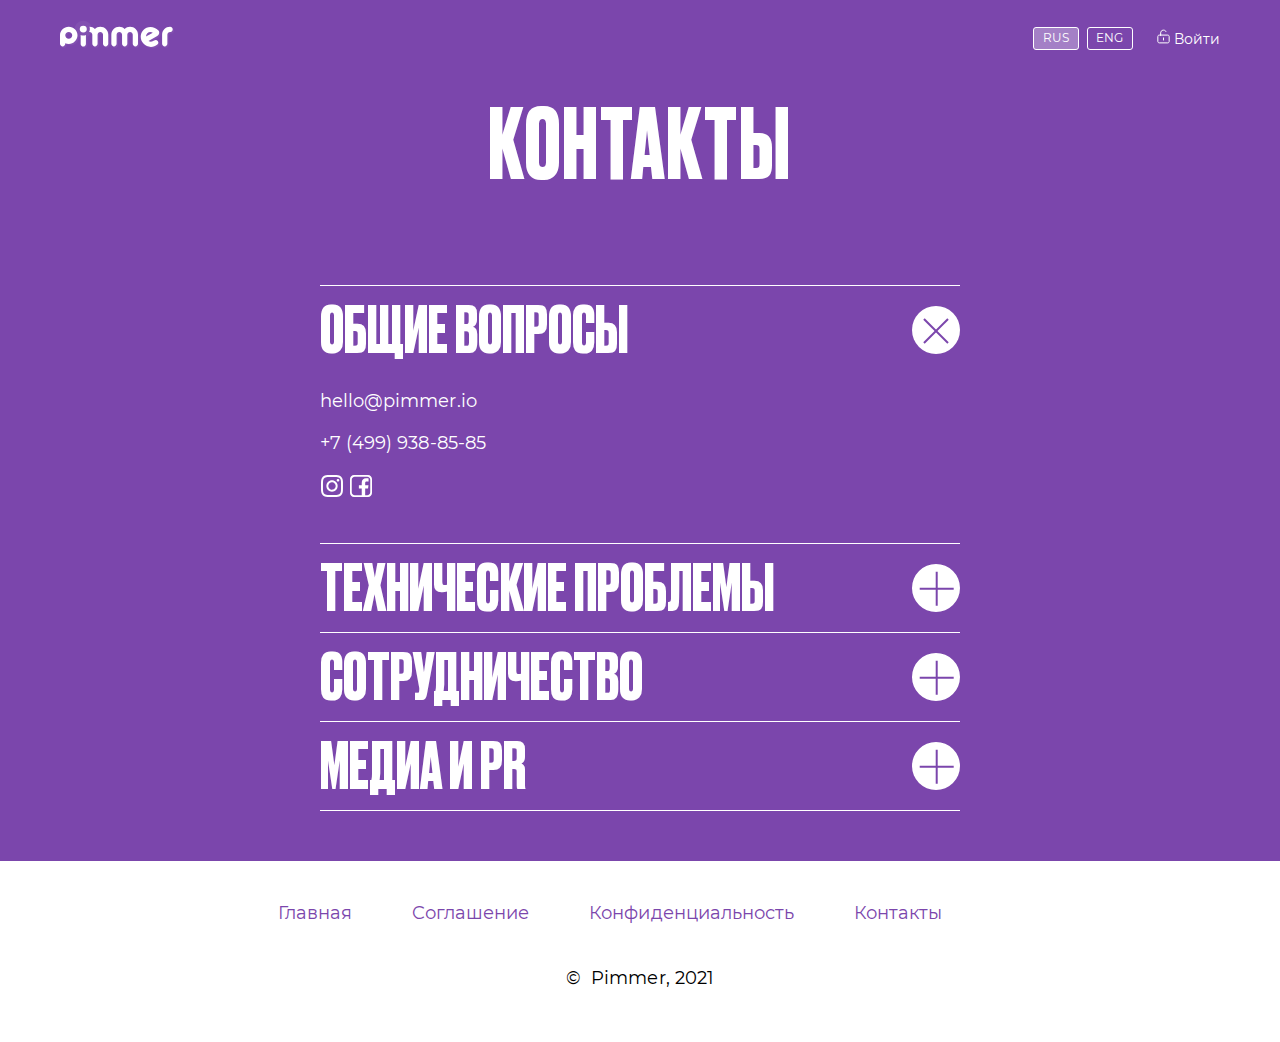
<file: contacts/index.html>
<!DOCTYPE html>
<html lang="en">
<head>
    <meta charset="UTF-8">
    <meta http-equiv="X-UA-Compatible" content="IE=edge">
    <meta name="viewport" content="width=device-width, initial-scale=1.0">
    <title>Pimmer</title>
    <link rel="icon" type="image/x-icon" href="../assets/images/favicon.svg">
    <link rel="stylesheet" href="../css/main.css">
    <link rel="stylesheet" href="../css/media.css">
    <link rel="stylesheet" href="../css/ru.css">
    <link rel="stylesheet" href="../css/contacts.css">
</head>
<body>
    <header class="violet-white">
        <div class="nav wrapper center">
            <a href="../index.html" class="logo"><img src="../assets/images/LOGO_white.svg" alt="Pimmer"></a>
            <ul class="nav-menu center">
                <li class="languages center">
                    <a href="./index.html"><div class="selected center hide">RUS</div></a>
                    <a href="./index-eng.html"><div class="center">ENG</div></a>
                </li>
                <li class="sign-in center">
                    <a href="https://pimmer.app/shop"><img src="../assets/images/unlock.svg" alt="">Войти</a>
                </li>
            </ul>
        </div>
    </header>
    <section class="capabilities-section violet-white" id="capabilitie">
        <div class="container">
            <div class="capabilities-section-title">
                <h4 class="drukCyr">Контакты</h4>
            </div>
            <div class="capabilities-section-contents">
                <div class="content" >
                    <div class="content-header" onclick="openContent(this)">
                        <div class="center">
                            <p class="drukCyr">Общие вопросы</p>
                        </div>
                        <div class="content-header-icon rotate"><img src="../assets/images/plus.svg" alt="" srcset=""></div>
                    </div>
                    <div class="content-body">
                        <div class="content-body-text">
                            <p><a href="mailto:hello@pimmer.io">hello@pimmer.io</a></p>
                            <p><a href="tel:+74999388585">+7 (499) 938-85-85</a></p>
                            <p>
                               <a href="https://www.instagram.com/pimmer.io/"><img src="../assets/images/instagram.svg" alt=""></a>
                               <a href="https://www.facebook.com/pimmer.io"><img src="../assets/images/facebook.svg" alt=""></a>
                            </p>
                        </div>
                        <div class="wall"></div>
                    </div>
                </div>
                <div class="content" >
                    <div class="content-header" onclick="openContent(this)">
                        <div>
                            <p class="drukCyr">Технические проблемы</p>
                        </div>
                        <div class="content-header-icon rotateBack"><img src="../assets/images/plus.svg" alt="" srcset=""></div>
                    </div>
                    <div class="content-body">
                        <div class="content-body-text">
                            <p><a href="mailto:help@pimmer.io">help@pimmer.io</a></p>
                            <p><a href="tel:+74999388585">+7 (499) 938-85-85</a></p>
                        </div>
                        <div class="wall"></div>
                    </div>
                </div>
                <div class="content" >
                    <div class="content-header" onclick="openContent(this)">
                        <div>
                            <p class="drukCyr">Сотрудничество</p>
                        </div>
                        <div class="content-header-icon rotateBack"><img src="../assets/images/plus.svg" alt="" srcset=""></div>
                    </div>
                    <div class="content-body">
                        <div class="content-body-text">
                            <p><a href="mailto:partnerships@pimmer.io">partnerships@pimmer.io</a></p>
                            <p><a href="tel:+74999388585">+7 (499) 938-85-85</a></p>
                        </div>
                        <div class="wall"></div>
                    </div>
                </div>
                <div class="content" >
                    <div class="content-header" onclick="openContent(this)">
                        <div>
                            <p class="drukCyr">Медиа и PR</p>
                        </div>
                        <div class="content-header-icon rotateBack"><img src="../assets/images/plus.svg" alt="" srcset=""></div>
                    </div>
                    <div class="content-body">
                        <div class="content-body-text">
                            <p><a href="mailto:pr@pimmer.io">pr@pimmer.io</a></p>
                            <p><a href="tel:+74999388585">+7 (499) 938-85-85</a></p>
                            <p><a class="figma-link" href="https://www.figma.com/file/dHGIz5rHrLXQArpMgCKYBi/Logo?node-id=697%3A5257&t=9nH1sbh517lsv19i-0">
                                    <img class="c-logo" src="../assets/images/logo_on_a light.svg" alt="">
                                    <span>Исходники логотипа</span>
                                </a>
                            </p>
                        </div>
                        <div class="wall"></div>
                    </div>
                </div>
            </div>
        </div>
    </section>
    <footer class="wrapper">
        <ul class="center">
            <li><a href="../index.html">Главная</a></li>
            <li><a href="../terms/pimmer_terms_ru.html">Cоглашение</a></li>
            <li><a href="../privacy/pimmer_privacy_ru.html">Конфиденциальность</a></li>
            <li><a href="./index.html">Контакты</a></li>
        </ul>
        <p>©  Pimmer, 2021</p>
    </footer>
    <script src="../js/main.js"></script>
</body>
</html>
</file>
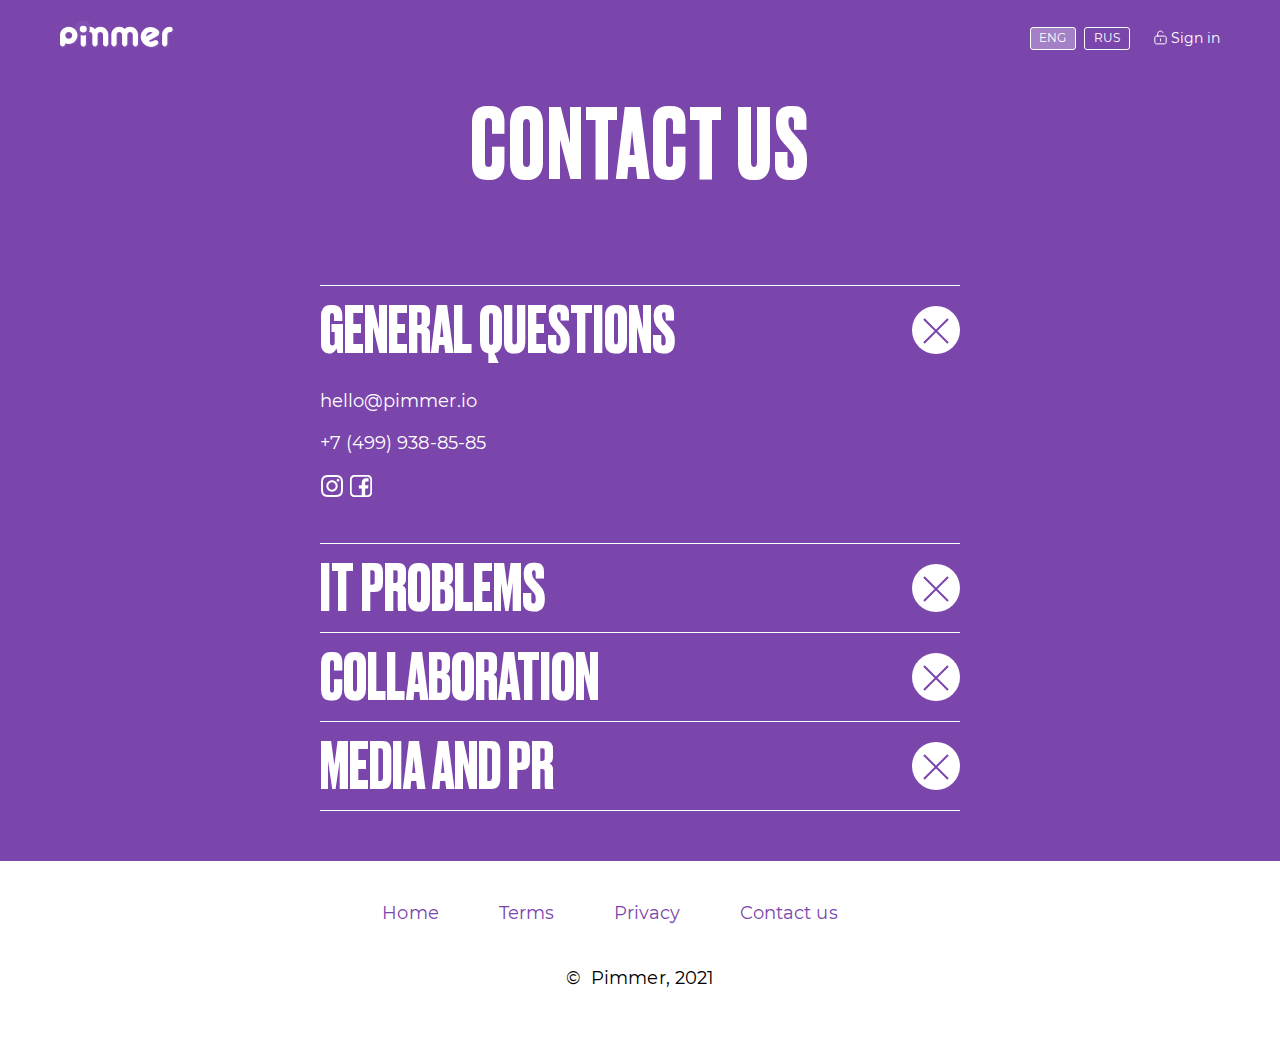
<file: contacts-eng.html>
<!DOCTYPE html>
<html lang="en">
<head>
    <meta charset="UTF-8">
    <meta http-equiv="X-UA-Compatible" content="IE=edge">
    <meta name="viewport" content="width=device-width, initial-scale=1.0">
    <title>Pimmer</title>
    <link rel="icon" type="image/x-icon" href="./assets/images/favicon.svg">
    <link rel="stylesheet" href="./css/main.css">
    <link rel="stylesheet" href="./css/media.css">
    <link rel="stylesheet" href="./css/eng.css">
    <link rel="stylesheet" href="./css/contacts.css">
</head>
<body>
    <header class="violet-white">
        <div class="nav wrapper center">
            <a href="index.html" class="logo"><img src="./assets/images/LOGO_white.svg" alt="Pimmer"></a>
            <ul class="nav-menu center">
                <li class="languages center">
                    <a href="./contacts-eng.html"><div class="selected center hide">ENG</div></a>
                    <a href="./contacts.html"><div class="center">RUS</div></a>
                </li>
                <li class="sign-in center">
                    <img src="./assets/images/unlock.svg" alt="">
                    <a href="">Sign in</a>
                </li>
            </ul>
        </div>
    </header>
    <section class="capabilities-section violet-white" id="capabilitie">
        <div class="container">
            <div class="capabilities-section-title">
                <h4 class="drukCyr">Contact us</h4>
            </div>
            <div class="capabilities-section-contents">
                <div class="content" >
                    <div class="content-header" onclick="openCapabilitie(this)">
                        <div class="center">
                            <p class="drukCyr">GENERAL QUESTIONS</p>
                        </div>
                        <div class="content-header-icon rotate"><img src="./assets/images/plus.svg" alt="" srcset=""></div>
                    </div>
                    <div class="content-body">
                        <div class="content-body-text">
                            <p><a href="mailto:hello@pimmer.io">hello@pimmer.io</a></p>
                            <p><a href="tel:+74999388585">+7 (499) 938-85-85</a></p>
                            <p>
                               <a href="https://www.instagram.com/pimmer.io/"><img src="./assets/images/instagram.svg" alt=""></a>
                               <a href="https://www.facebook.com/pimmer.io"><img src="./assets/images/facebook.svg" alt=""></a>
                            </p>
                        </div>
                        <div class="wall"></div>
                    </div>
                </div>
                <div class="content" >
                    <div class="content-header" onclick="openCapabilitie(this)">
                        <div>
                            <p class="drukCyr">IT PROBLEMS</p>
                        </div>
                        <div class="content-header-icon rotate"><img src="./assets/images/plus.svg" alt="" srcset=""></div>
                    </div>
                    <div class="content-body">
                        <div class="content-body-text">
                            <p><a href="mailto:help@pimmer.io">help@pimmer.io</a></p>
                            <p><a href="tel:+74999388585">+7 (499) 938-85-85</a></p>
                        </div>
                        <div class="wall"></div>
                    </div>
                </div>
                <div class="content" >
                    <div class="content-header" onclick="openCapabilitie(this)">
                        <div>
                            <p class="drukCyr">COLLABORATION</p>
                        </div>
                        <div class="content-header-icon rotate"><img src="./assets/images/plus.svg" alt="" srcset=""></div>
                    </div>
                    <div class="content-body">
                        <div class="content-body-text">
                            <p><a href="mailto:partnerships@pimmer.io">partnerships@pimmer.io</a></p>
                            <p><a href="tel:+74999388585">+7 (499) 938-85-85</a></p>
                        </div>
                        <div class="wall"></div>
                    </div>
                </div>
                <div class="content" >
                    <div class="content-header" onclick="openCapabilitie(this)">
                        <div>
                            <p class="drukCyr">MEDIA AND PR</p>
                        </div>
                        <div class="content-header-icon rotate"><img src="./assets/images/plus.svg" alt="" srcset=""></div>
                    </div>
                    <div class="content-body">
                        <div class="content-body-text">
                            <p><a href="mailto:pr@pimmer.io">pr@pimmer.io</a></p>
                            <p><a href="tel:+74999388585">+7 (499) 938-85-85</a></p>
                            <p><a class="figma-link" href="https://www.figma.com/file/dHGIz5rHrLXQArpMgCKYBi/Logo?node-id=697%3A5257&t=9nH1sbh517lsv19i-0">
                                    <img class="c-logo" src="./assets/images/logo_on_a light.svg" alt="">
                                    <span>Logos</span>
                                </a>
                            </p>
                        </div>
                        <div class="wall"></div>
                    </div>
                </div>
            </div>
        </div>
    </section>
    <footer class="wrapper">
        <ul class="center">
            <li><a href="./index-eng.html">Home</a></li>
            <li><a href="">Terms</a></li>
            <li><a href="">Privacy</a></li>
            <li><a href="./contacts-eng.html">Contact us</a></li>
        </ul>
        <p>©  Pimmer, 2021</p>
    </footer>
    <script src="./js/main.js"></script>
</body>
</html>
</file>
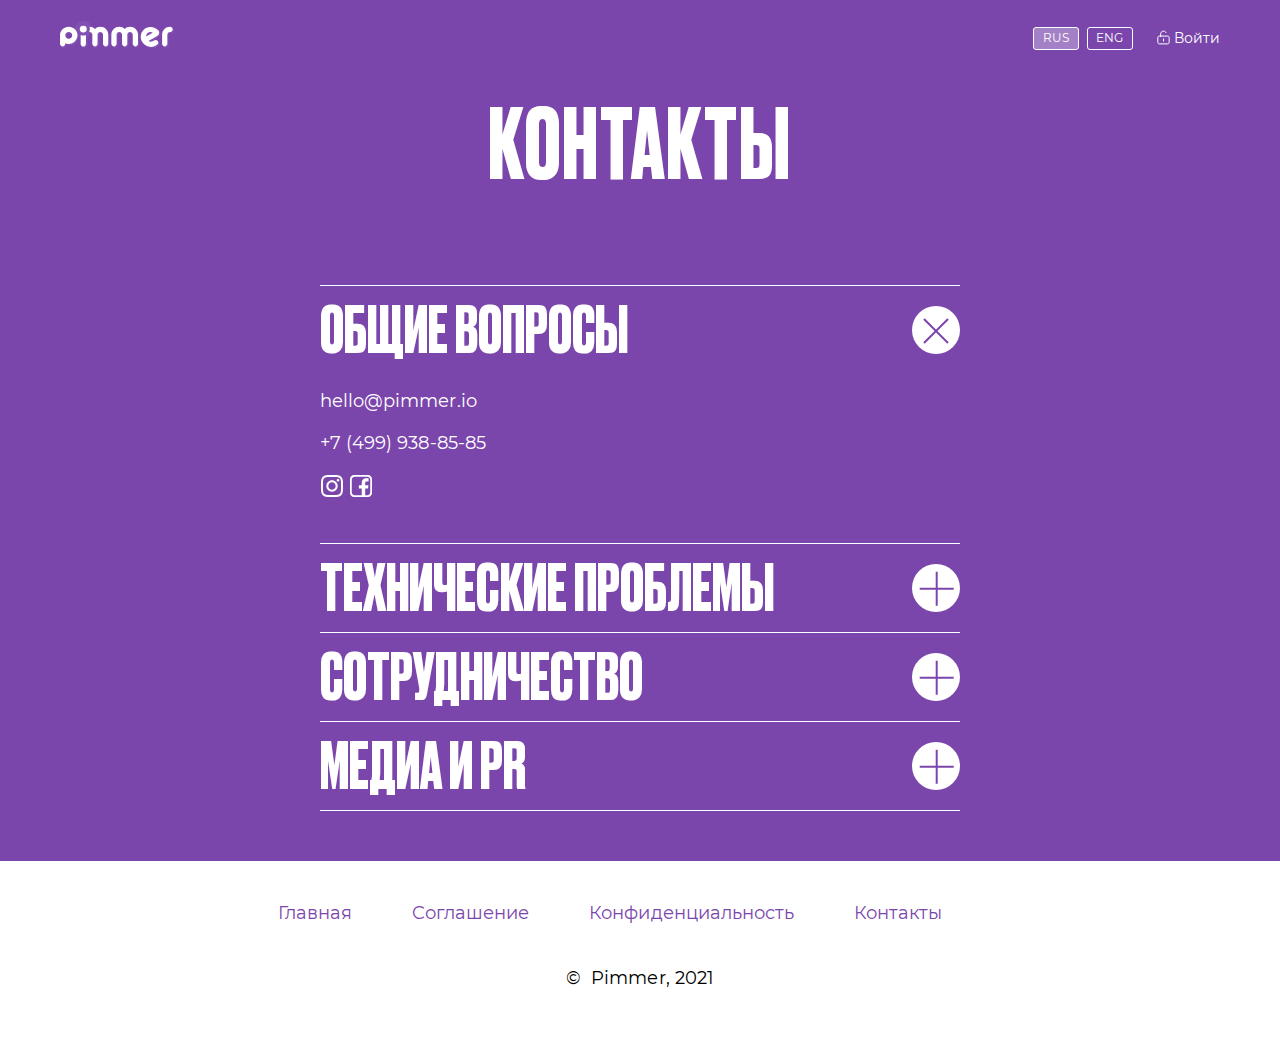
<file: contacts.html>
<!DOCTYPE html>
<html lang="en">
<head>
    <meta charset="UTF-8">
    <meta http-equiv="X-UA-Compatible" content="IE=edge">
    <meta name="viewport" content="width=device-width, initial-scale=1.0">
    <title>Pimmer</title>
    <link rel="icon" type="image/x-icon" href="./assets/images/favicon.svg">
    <link rel="stylesheet" href="./css/main.css">
    <link rel="stylesheet" href="./css/media.css">
    <link rel="stylesheet" href="./css/ru.css">
    <link rel="stylesheet" href="./css/contacts.css">
</head>
<body>
    <header class="violet-white">
        <div class="nav wrapper center">
            <a href="index.html" class="logo"><img src="./assets/images/LOGO_white.svg" alt="Pimmer"></a>
            <ul class="nav-menu center">
                <li class="languages center">
                    <a href="./contacts.html"><div class="selected center hide">RUS</div></a>
                    <a href="./contacts-eng.html"><div class="center">ENG</div></a>
                </li>
                <li class="sign-in center">
                    <img src="./assets/images/unlock.svg" alt="">
                    <a href="">Войти</a>
                </li>
            </ul>
        </div>
    </header>
    <section class="capabilities-section violet-white" id="capabilitie">
        <div class="container">
            <div class="capabilities-section-title">
                <h4 class="drukCyr">Контакты</h4>
            </div>
            <div class="capabilities-section-contents">
                <div class="content" >
                    <div class="content-header" onclick="openContent(this)">
                        <div class="center">
                            <p class="drukCyr">Общие вопросы</p>
                        </div>
                        <div class="content-header-icon rotate"><img src="./assets/images/plus.svg" alt="" srcset=""></div>
                    </div>
                    <div class="content-body">
                        <div class="content-body-text">
                            <p><a href="mailto:hello@pimmer.io">hello@pimmer.io</a></p>
                            <p><a href="tel:+74999388585">+7 (499) 938-85-85</a></p>
                            <p>
                               <a href="https://www.instagram.com/pimmer.io/"><img src="./assets/images/instagram.svg" alt=""></a>
                               <a href="https://www.facebook.com/pimmer.io"><img src="./assets/images/facebook.svg" alt=""></a>
                            </p>
                        </div>
                        <div class="wall"></div>
                    </div>
                </div>
                <div class="content" >
                    <div class="content-header" onclick="openContent(this)">
                        <div>
                            <p class="drukCyr">Технические проблемы</p>
                        </div>
                        <div class="content-header-icon rotateBack"><img src="./assets/images/plus.svg" alt="" srcset=""></div>
                    </div>
                    <div class="content-body">
                        <div class="content-body-text">
                            <p><a href="mailto:help@pimmer.io">help@pimmer.io</a></p>
                            <p><a href="tel:+74999388585">+7 (499) 938-85-85</a></p>
                        </div>
                        <div class="wall"></div>
                    </div>
                </div>
                <div class="content" >
                    <div class="content-header" onclick="openContent(this)">
                        <div>
                            <p class="drukCyr">Сотрудничество</p>
                        </div>
                        <div class="content-header-icon rotateBack"><img src="./assets/images/plus.svg" alt="" srcset=""></div>
                    </div>
                    <div class="content-body">
                        <div class="content-body-text">
                            <p><a href="mailto:partnerships@pimmer.io">partnerships@pimmer.io</a></p>
                            <p><a href="tel:+74999388585">+7 (499) 938-85-85</a></p>
                        </div>
                        <div class="wall"></div>
                    </div>
                </div>
                <div class="content" >
                    <div class="content-header" onclick="openContent(this)">
                        <div>
                            <p class="drukCyr">Медиа и PR</p>
                        </div>
                        <div class="content-header-icon rotateBack"><img src="./assets/images/plus.svg" alt="" srcset=""></div>
                    </div>
                    <div class="content-body">
                        <div class="content-body-text">
                            <p><a href="mailto:pr@pimmer.io">pr@pimmer.io</a></p>
                            <p><a href="tel:+74999388585">+7 (499) 938-85-85</a></p>
                            <p><a class="figma-link" href="https://www.figma.com/file/dHGIz5rHrLXQArpMgCKYBi/Logo?node-id=697%3A5257&t=9nH1sbh517lsv19i-0">
                                    <img class="c-logo" src="./assets/images/logo_on_a light.svg" alt="">
                                    <span>Исходники логотипа</span>
                                </a>
                            </p>
                        </div>
                        <div class="wall"></div>
                    </div>
                </div>
            </div>
        </div>
    </section>
    <footer class="wrapper">
        <ul class="center">
            <li><a href="index.html">Главная</a></li>
            <li><a href="">Cоглашение</a></li>
            <li><a href="">Конфиденциальность</a></li>
            <li><a href="./contacts.html">Контакты</a></li>
        </ul>
        <p>©  Pimmer, 2021</p>
    </footer>
    <script src="./js/main.js"></script>
</body>
</html>
</file>
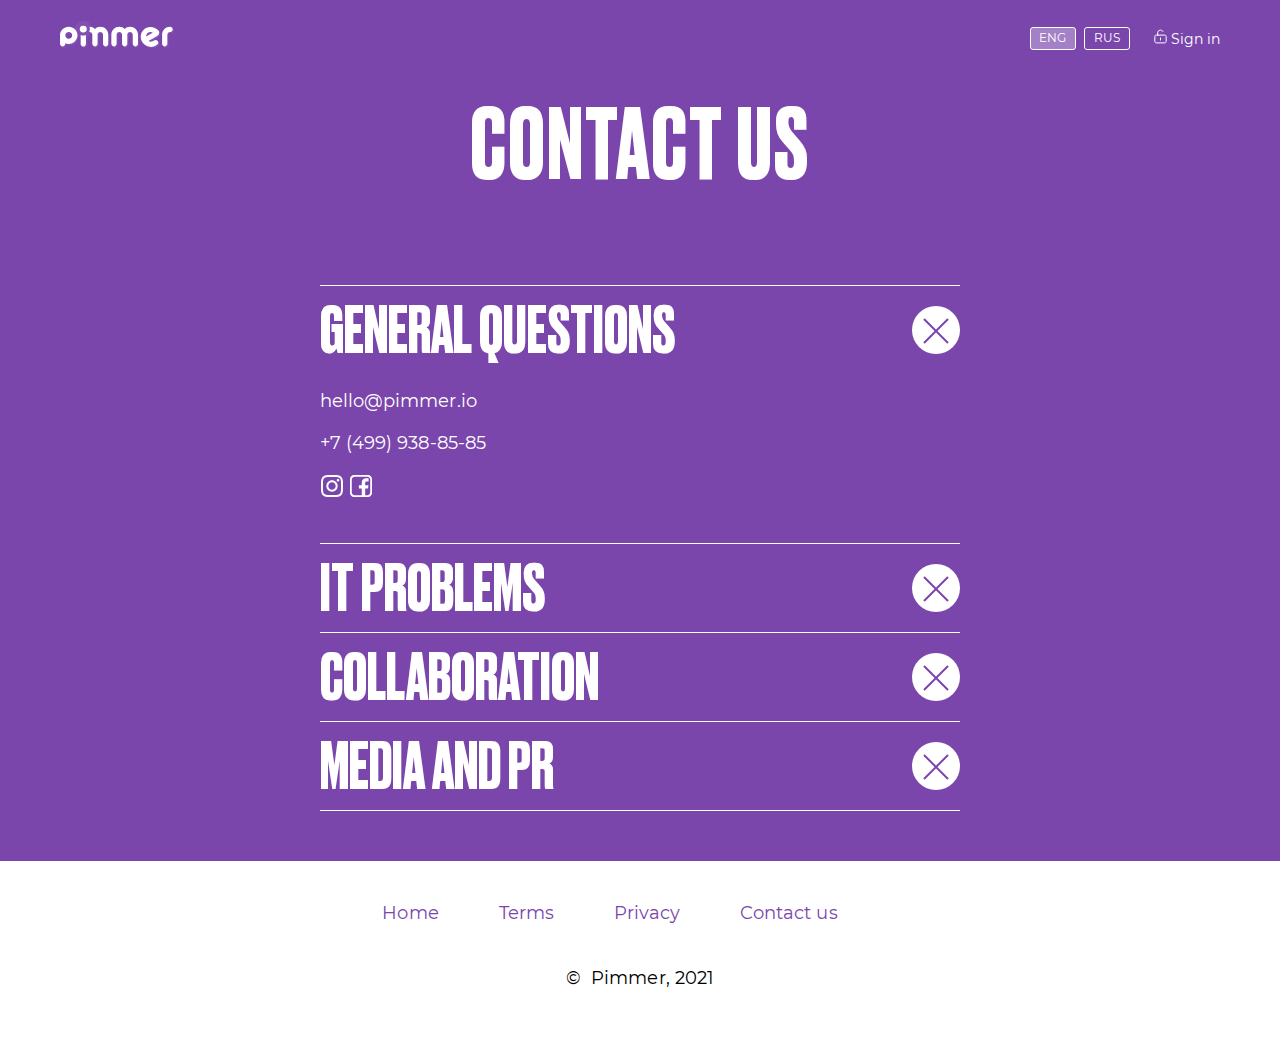
<file: contacts/index-eng.html>
<!DOCTYPE html>
<html lang="en">
<head>
    <meta charset="UTF-8">
    <meta http-equiv="X-UA-Compatible" content="IE=edge">
    <meta name="viewport" content="width=device-width, initial-scale=1.0">
    <title>Pimmer</title>
    <link rel="icon" type="image/x-icon" href="../assets/images/favicon.svg">
    <link rel="stylesheet" href="../css/main.css">
    <link rel="stylesheet" href="../css/media.css">
    <link rel="stylesheet" href="../css/eng.css">
    <link rel="stylesheet" href="../css/contacts.css">
</head>
<body>
    <header class="violet-white">
        <div class="nav wrapper center">
            <a href="../index-eng.html" class="logo"><img src="../assets/images/LOGO_white.svg" alt="Pimmer"></a>
            <ul class="nav-menu center">
                <li class="languages center">
                    <a href="./index-eng.html"><div class="selected center hide">ENG</div></a>
                    <a href="./index.html"><div class="center">RUS</div></a>
                </li>
                <li class="sign-in center">
                    <a href="https://pimmer.app/shop"><img src="../assets/images/unlock.svg" alt="">Sign in</a>
                </li>
            </ul>
        </div>
    </header>
    <section class="capabilities-section violet-white" id="capabilitie">
        <div class="container">
            <div class="capabilities-section-title">
                <h4 class="drukCyr">Contact us</h4>
            </div>
            <div class="capabilities-section-contents">
                <div class="content" >
                    <div class="content-header" onclick="openCapabilitie(this)">
                        <div class="center">
                            <p class="drukCyr">GENERAL QUESTIONS</p>
                        </div>
                        <div class="content-header-icon rotate"><img src="../assets/images/plus.svg" alt="" srcset=""></div>
                    </div>
                    <div class="content-body">
                        <div class="content-body-text">
                            <p><a href="mailto:hello@pimmer.io">hello@pimmer.io</a></p>
                            <p><a href="tel:+74999388585">+7 (499) 938-85-85</a></p>
                            <p>
                               <a href="https://www.instagram.com/pimmer.io/"><img src="../assets/images/instagram.svg" alt=""></a>
                               <a href="https://www.facebook.com/pimmer.io"><img src="../assets/images/facebook.svg" alt=""></a>
                            </p>
                        </div>
                        <div class="wall"></div>
                    </div>
                </div>
                <div class="content" >
                    <div class="content-header" onclick="openCapabilitie(this)">
                        <div>
                            <p class="drukCyr">IT PROBLEMS</p>
                        </div>
                        <div class="content-header-icon rotate"><img src="../assets/images/plus.svg" alt="" srcset=""></div>
                    </div>
                    <div class="content-body">
                        <div class="content-body-text">
                            <p><a href="mailto:help@pimmer.io">help@pimmer.io</a></p>
                            <p><a href="tel:+74999388585">+7 (499) 938-85-85</a></p>
                        </div>
                        <div class="wall"></div>
                    </div>
                </div>
                <div class="content" >
                    <div class="content-header" onclick="openCapabilitie(this)">
                        <div>
                            <p class="drukCyr">COLLABORATION</p>
                        </div>
                        <div class="content-header-icon rotate"><img src="../assets/images/plus.svg" alt="" srcset=""></div>
                    </div>
                    <div class="content-body">
                        <div class="content-body-text">
                            <p><a href="mailto:partnerships@pimmer.io">partnerships@pimmer.io</a></p>
                            <p><a href="tel:+74999388585">+7 (499) 938-85-85</a></p>
                        </div>
                        <div class="wall"></div>
                    </div>
                </div>
                <div class="content" >
                    <div class="content-header" onclick="openCapabilitie(this)">
                        <div>
                            <p class="drukCyr">MEDIA AND PR</p>
                        </div>
                        <div class="content-header-icon rotate"><img src="../assets/images/plus.svg" alt="" srcset=""></div>
                    </div>
                    <div class="content-body">
                        <div class="content-body-text">
                            <p><a href="mailto:pr@pimmer.io">pr@pimmer.io</a></p>
                            <p><a href="tel:+74999388585">+7 (499) 938-85-85</a></p>
                            <p><a class="figma-link" href="https://www.figma.com/file/dHGIz5rHrLXQArpMgCKYBi/Logo?node-id=697%3A5257&t=9nH1sbh517lsv19i-0">
                                    <img class="c-logo" src="../assets/images/logo_on_a light.svg" alt="">
                                    <span>Logos</span>
                                </a>
                            </p>
                        </div>
                        <div class="wall"></div>
                    </div>
                </div>
            </div>
        </div>
    </section>
    <footer class="wrapper">
        <ul class="center">
            <li><a href="../index-eng.html">Home</a></li>
            <li><a href="../terms/pimmer_terms_en.html">Terms</a></li>
            <li><a href="../privacy/pimmer_privacy_ru.html">Privacy</a></li>
            <li><a href="./index-eng.html">Contact us</a></li>
        </ul>
        <p>©  Pimmer, 2021</p>
    </footer>
    <script src="../js/main.js"></script>
</body>
</html>
</file>
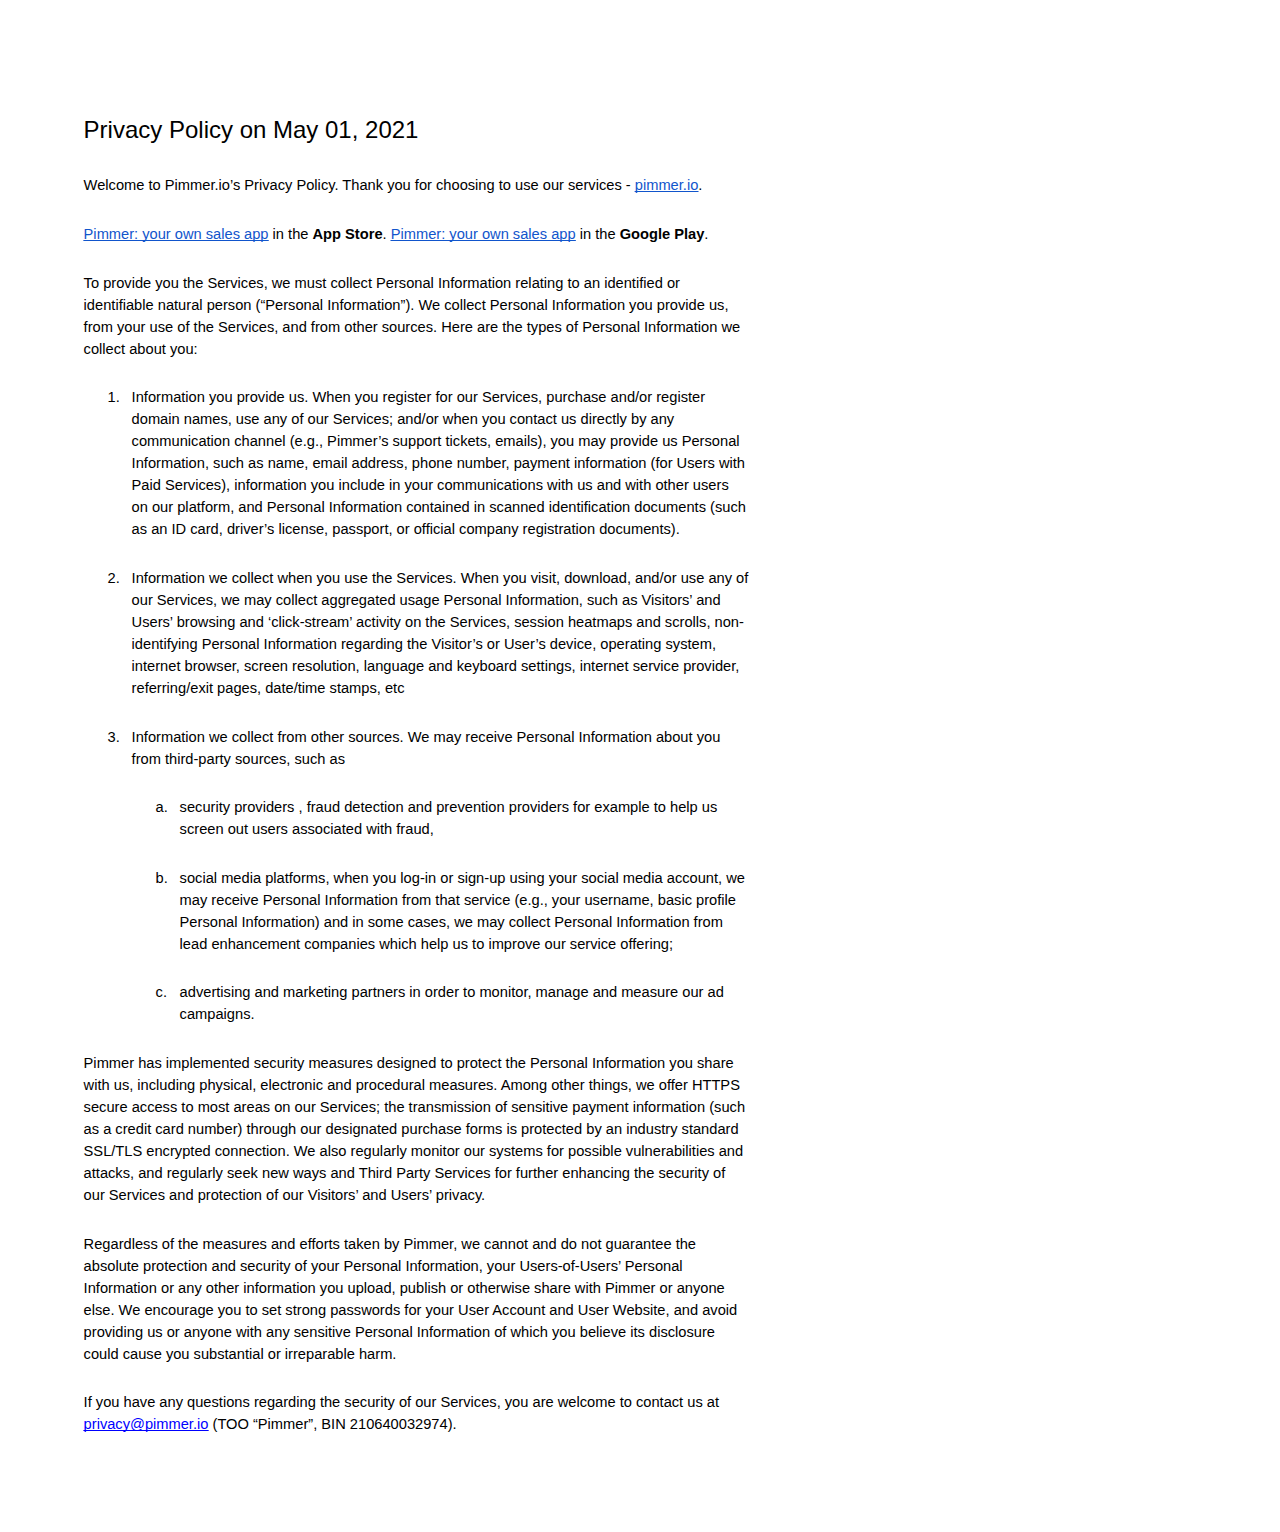
<file: privacy/pimmer_privacy_en.html>
<html><head><meta content="text/html; charset=UTF-8" http-equiv="content-type"><style type="text/css">ol.lst-kix_gpx5w93cwo1b-8.start{counter-reset:lst-ctn-kix_gpx5w93cwo1b-8 0}.lst-kix_ek5ihpxk9fwe-7>li:before{content:"" counter(lst-ctn-kix_ek5ihpxk9fwe-7,lower-latin) ". "}.lst-kix_ek5ihpxk9fwe-8>li:before{content:"" counter(lst-ctn-kix_ek5ihpxk9fwe-8,lower-roman) ". "}ol.lst-kix_gpx5w93cwo1b-1.start{counter-reset:lst-ctn-kix_gpx5w93cwo1b-1 0}.lst-kix_ek5ihpxk9fwe-5>li:before{content:"" counter(lst-ctn-kix_ek5ihpxk9fwe-5,lower-roman) ". "}.lst-kix_ek5ihpxk9fwe-6>li:before{content:"" counter(lst-ctn-kix_ek5ihpxk9fwe-6,decimal) ". "}.lst-kix_ek5ihpxk9fwe-4>li{counter-increment:lst-ctn-kix_ek5ihpxk9fwe-4}ol.lst-kix_ek5ihpxk9fwe-5.start{counter-reset:lst-ctn-kix_ek5ihpxk9fwe-5 0}.lst-kix_gpx5w93cwo1b-4>li{counter-increment:lst-ctn-kix_gpx5w93cwo1b-4}ol.lst-kix_ek5ihpxk9fwe-1.start{counter-reset:lst-ctn-kix_ek5ihpxk9fwe-1 0}.lst-kix_gpx5w93cwo1b-5>li{counter-increment:lst-ctn-kix_gpx5w93cwo1b-5}ol.lst-kix_gpx5w93cwo1b-2.start{counter-reset:lst-ctn-kix_gpx5w93cwo1b-2 0}ol.lst-kix_ek5ihpxk9fwe-4.start{counter-reset:lst-ctn-kix_ek5ihpxk9fwe-4 0}.lst-kix_ek5ihpxk9fwe-0>li{counter-increment:lst-ctn-kix_ek5ihpxk9fwe-0}ol.lst-kix_ek5ihpxk9fwe-2.start{counter-reset:lst-ctn-kix_ek5ihpxk9fwe-2 0}.lst-kix_ek5ihpxk9fwe-3>li{counter-increment:lst-ctn-kix_ek5ihpxk9fwe-3}.lst-kix_ek5ihpxk9fwe-6>li{counter-increment:lst-ctn-kix_ek5ihpxk9fwe-6}.lst-kix_gpx5w93cwo1b-3>li{counter-increment:lst-ctn-kix_gpx5w93cwo1b-3}.lst-kix_gpx5w93cwo1b-6>li{counter-increment:lst-ctn-kix_gpx5w93cwo1b-6}ol.lst-kix_gpx5w93cwo1b-5.start{counter-reset:lst-ctn-kix_gpx5w93cwo1b-5 0}ol.lst-kix_ek5ihpxk9fwe-8.start{counter-reset:lst-ctn-kix_ek5ihpxk9fwe-8 0}.lst-kix_gpx5w93cwo1b-0>li{counter-increment:lst-ctn-kix_gpx5w93cwo1b-0}.lst-kix_ek5ihpxk9fwe-7>li{counter-increment:lst-ctn-kix_ek5ihpxk9fwe-7}ol.lst-kix_gpx5w93cwo1b-3.start{counter-reset:lst-ctn-kix_gpx5w93cwo1b-3 0}ol.lst-kix_gpx5w93cwo1b-3{list-style-type:none}ol.lst-kix_gpx5w93cwo1b-2{list-style-type:none}.lst-kix_gpx5w93cwo1b-7>li{counter-increment:lst-ctn-kix_gpx5w93cwo1b-7}ol.lst-kix_gpx5w93cwo1b-5{list-style-type:none}ol.lst-kix_gpx5w93cwo1b-4{list-style-type:none}.lst-kix_ek5ihpxk9fwe-1>li{counter-increment:lst-ctn-kix_ek5ihpxk9fwe-1}.lst-kix_gpx5w93cwo1b-1>li{counter-increment:lst-ctn-kix_gpx5w93cwo1b-1}ol.lst-kix_gpx5w93cwo1b-1{list-style-type:none}ol.lst-kix_gpx5w93cwo1b-0{list-style-type:none}ol.lst-kix_ek5ihpxk9fwe-7.start{counter-reset:lst-ctn-kix_ek5ihpxk9fwe-7 0}.lst-kix_gpx5w93cwo1b-7>li:before{content:"" counter(lst-ctn-kix_gpx5w93cwo1b-7,lower-latin) ". "}.lst-kix_gpx5w93cwo1b-8>li:before{content:"" counter(lst-ctn-kix_gpx5w93cwo1b-8,lower-roman) ". "}.lst-kix_gpx5w93cwo1b-8>li{counter-increment:lst-ctn-kix_gpx5w93cwo1b-8}ol.lst-kix_gpx5w93cwo1b-6.start{counter-reset:lst-ctn-kix_gpx5w93cwo1b-6 0}.lst-kix_gpx5w93cwo1b-2>li:before{content:"" counter(lst-ctn-kix_gpx5w93cwo1b-2,lower-roman) ". "}.lst-kix_gpx5w93cwo1b-4>li:before{content:"" counter(lst-ctn-kix_gpx5w93cwo1b-4,lower-latin) ". "}ol.lst-kix_gpx5w93cwo1b-7.start{counter-reset:lst-ctn-kix_gpx5w93cwo1b-7 0}.lst-kix_gpx5w93cwo1b-2>li{counter-increment:lst-ctn-kix_gpx5w93cwo1b-2}.lst-kix_gpx5w93cwo1b-3>li:before{content:"" counter(lst-ctn-kix_gpx5w93cwo1b-3,decimal) ". "}ol.lst-kix_gpx5w93cwo1b-0.start{counter-reset:lst-ctn-kix_gpx5w93cwo1b-0 0}.lst-kix_gpx5w93cwo1b-6>li:before{content:"" counter(lst-ctn-kix_gpx5w93cwo1b-6,decimal) ". "}ol.lst-kix_ek5ihpxk9fwe-6.start{counter-reset:lst-ctn-kix_ek5ihpxk9fwe-6 0}li.li-bullet-0:before{margin-left:-18pt;white-space:nowrap;display:inline-block;min-width:18pt}ol.lst-kix_ek5ihpxk9fwe-7{list-style-type:none}ol.lst-kix_ek5ihpxk9fwe-8{list-style-type:none}ol.lst-kix_gpx5w93cwo1b-4.start{counter-reset:lst-ctn-kix_gpx5w93cwo1b-4 0}.lst-kix_gpx5w93cwo1b-5>li:before{content:"" counter(lst-ctn-kix_gpx5w93cwo1b-5,lower-roman) ". "}ol.lst-kix_ek5ihpxk9fwe-5{list-style-type:none}.lst-kix_ek5ihpxk9fwe-0>li:before{content:"" counter(lst-ctn-kix_ek5ihpxk9fwe-0,decimal) ". "}ol.lst-kix_ek5ihpxk9fwe-6{list-style-type:none}ol.lst-kix_ek5ihpxk9fwe-3{list-style-type:none}ol.lst-kix_ek5ihpxk9fwe-4{list-style-type:none}.lst-kix_ek5ihpxk9fwe-5>li{counter-increment:lst-ctn-kix_ek5ihpxk9fwe-5}ol.lst-kix_ek5ihpxk9fwe-0.start{counter-reset:lst-ctn-kix_ek5ihpxk9fwe-0 0}ol.lst-kix_ek5ihpxk9fwe-1{list-style-type:none}ol.lst-kix_gpx5w93cwo1b-7{list-style-type:none}.lst-kix_ek5ihpxk9fwe-1>li:before{content:"" counter(lst-ctn-kix_ek5ihpxk9fwe-1,lower-latin) ". "}.lst-kix_ek5ihpxk9fwe-2>li:before{content:"" counter(lst-ctn-kix_ek5ihpxk9fwe-2,lower-roman) ". "}ol.lst-kix_ek5ihpxk9fwe-2{list-style-type:none}ol.lst-kix_gpx5w93cwo1b-6{list-style-type:none}ol.lst-kix_ek5ihpxk9fwe-0{list-style-type:none}.lst-kix_ek5ihpxk9fwe-8>li{counter-increment:lst-ctn-kix_ek5ihpxk9fwe-8}ol.lst-kix_gpx5w93cwo1b-8{list-style-type:none}.lst-kix_ek5ihpxk9fwe-3>li:before{content:"" counter(lst-ctn-kix_ek5ihpxk9fwe-3,decimal) ". "}.lst-kix_ek5ihpxk9fwe-4>li:before{content:"" counter(lst-ctn-kix_ek5ihpxk9fwe-4,lower-latin) ". "}.lst-kix_gpx5w93cwo1b-0>li:before{content:"" counter(lst-ctn-kix_gpx5w93cwo1b-0,decimal) ". "}ol.lst-kix_ek5ihpxk9fwe-3.start{counter-reset:lst-ctn-kix_ek5ihpxk9fwe-3 0}.lst-kix_ek5ihpxk9fwe-2>li{counter-increment:lst-ctn-kix_ek5ihpxk9fwe-2}.lst-kix_gpx5w93cwo1b-1>li:before{content:"" counter(lst-ctn-kix_gpx5w93cwo1b-1,lower-latin) ". "}ol{margin:0;padding:0}table td,table th{padding:0}.c3{margin-left:72pt;padding-top:10pt;padding-left:0pt;padding-bottom:10pt;line-height:1.5;orphans:2;widows:2;text-align:left}.c0{color:#000000;font-weight:400;text-decoration:none;vertical-align:baseline;font-size:11pt;font-family:"Arial";font-style:normal}.c2{background-color:#ffffff;padding-top:10pt;padding-bottom:10pt;line-height:1.5;orphans:2;widows:2;text-align:justify}.c8{padding-top:0pt;padding-bottom:0pt;line-height:1.15;orphans:2;widows:2;text-align:left;height:11pt}.c4{padding-top:10pt;padding-bottom:10pt;line-height:1.5;orphans:2;widows:2;text-align:left}.c1{text-decoration-skip-ink:none;-webkit-text-decoration-skip:none;color:#1155cc;text-decoration:underline}.c7{text-decoration-skip-ink:none;-webkit-text-decoration-skip:none;text-decoration:underline}.c13{background-color:#ffffff;max-width:498.6pt;padding:56.7pt 56.7pt 56.7pt 56.7pt}.c11{margin-left:36pt;padding-left:0pt}.c9{color:inherit;text-decoration:inherit}.c6{padding:0;margin:0}.c5{color:#0000ff}.c10{font-weight:700}.c12{font-size:18pt}.title{padding-top:0pt;color:#000000;font-size:26pt;padding-bottom:3pt;font-family:"Arial";line-height:1.15;page-break-after:avoid;orphans:2;widows:2;text-align:left}.subtitle{padding-top:0pt;color:#666666;font-size:15pt;padding-bottom:16pt;font-family:"Arial";line-height:1.15;page-break-after:avoid;orphans:2;widows:2;text-align:left}li{color:#000000;font-size:11pt;font-family:"Arial"}p{margin:0;color:#000000;font-size:11pt;font-family:"Arial"}h1{padding-top:20pt;color:#000000;font-size:20pt;padding-bottom:6pt;font-family:"Arial";line-height:1.15;page-break-after:avoid;orphans:2;widows:2;text-align:left}h2{padding-top:18pt;color:#000000;font-size:16pt;padding-bottom:6pt;font-family:"Arial";line-height:1.15;page-break-after:avoid;orphans:2;widows:2;text-align:left}h3{padding-top:16pt;color:#434343;font-size:14pt;padding-bottom:4pt;font-family:"Arial";line-height:1.15;page-break-after:avoid;orphans:2;widows:2;text-align:left}h4{padding-top:14pt;color:#666666;font-size:12pt;padding-bottom:4pt;font-family:"Arial";line-height:1.15;page-break-after:avoid;orphans:2;widows:2;text-align:left}h5{padding-top:12pt;color:#666666;font-size:11pt;padding-bottom:4pt;font-family:"Arial";line-height:1.15;page-break-after:avoid;orphans:2;widows:2;text-align:left}h6{padding-top:12pt;color:#666666;font-size:11pt;padding-bottom:4pt;font-family:"Arial";line-height:1.15;page-break-after:avoid;font-style:italic;orphans:2;widows:2;text-align:left}</style></head><body class="c13 doc-content"><div><p class="c8"><span class="c0"></span></p></div><p class="c4"><span class="c12">Privacy Policy on May 01, 2021</span></p><p class="c4"><span>Welcome to Pimmer.io&rsquo;s Privacy Policy. Thank you for choosing to use our services - </span><span class="c1"><a class="c9" href="https://www.google.com/url?q=https://pimmer.io/&amp;sa=D&amp;source=editors&amp;ust=1677405712390245&amp;usg=AOvVaw3_irXatxQw_CLjfVQxF3tc">pimmer.io</a></span><span class="c0">.</span></p><p class="c2"><span class="c1"><a class="c9" href="https://www.google.com/url?q=https://apps.apple.com/ru/app/id1542246847&amp;sa=D&amp;source=editors&amp;ust=1677405712390775&amp;usg=AOvVaw1Z3u4lyjsPe3mqvmAIz3ac">Pimmer: your own sales app</a></span><span>&nbsp;in the </span><span class="c10">App Store</span><span>.</span><span class="c5">&nbsp;</span><span class="c1"><a class="c9" href="https://www.google.com/url?q=https://play.google.com/store/apps/details?id%3Dcom.io.pimmer&amp;sa=D&amp;source=editors&amp;ust=1677405712391157&amp;usg=AOvVaw2aZQDqqfuy7IkY1EBJ6Ywk">Pimmer: your own sales app</a></span><span>&nbsp;in the </span><span class="c10">Google Play</span><span class="c0">. </span></p><p class="c4"><span class="c0">To provide you the Services, we must collect Personal Information relating to an identified or identifiable natural person (&ldquo;Personal Information&rdquo;). We collect Personal Information you provide us, from your use of the Services, and from other sources. Here are the types of Personal Information we collect about you:</span></p><ol class="c6 lst-kix_gpx5w93cwo1b-0 start" start="1"><li class="c4 c11 li-bullet-0"><span class="c0">Information you provide us. When you register for our Services, purchase and/or register domain names, use any of our Services; and/or when you contact us directly by any communication channel (e.g., Pimmer&rsquo;s support tickets, emails), you may provide us Personal Information, such as name, email address, phone number, payment information (for Users with Paid Services), information you include in your communications with us and with other users on our platform, and Personal Information contained in scanned identification documents (such as an ID card, driver&rsquo;s license, passport, or official company registration documents). &nbsp;</span></li><li class="c4 c11 li-bullet-0"><span class="c0">Information we collect when you use the Services. When you visit, download, and/or use any of our Services, we may collect aggregated usage Personal Information, such as Visitors&rsquo; and Users&rsquo; browsing and &lsquo;click-stream&rsquo; activity on the Services, session heatmaps and scrolls, non-identifying Personal Information regarding the Visitor&rsquo;s or User&rsquo;s device, operating system, internet browser, screen resolution, language and keyboard settings, internet service provider, referring/exit pages, date/time stamps, etc</span></li><li class="c4 c11 li-bullet-0"><span class="c0">Information we collect from other sources. We may receive Personal Information about you from third-party sources, such as </span></li></ol><ol class="c6 lst-kix_gpx5w93cwo1b-1 start" start="1"><li class="c3 li-bullet-0"><span class="c0">security providers , fraud detection and prevention providers for example to help us screen out users associated with fraud, </span></li><li class="c3 li-bullet-0"><span class="c0">social media platforms, when you log-in or sign-up using your social media account, we may receive Personal Information from that service (e.g., your username, basic profile Personal Information) and in some cases, we may collect Personal Information from lead enhancement companies which help us to improve our service offering; </span></li><li class="c3 li-bullet-0"><span class="c0">advertising and marketing partners in order to monitor, manage and measure our ad campaigns.</span></li></ol><p class="c4"><span class="c0">Pimmer has implemented security measures designed to protect the Personal Information you share with us, including physical, electronic and procedural measures. Among other things, we offer HTTPS secure access to most areas on our Services; the transmission of sensitive payment information (such as a credit card number) through our designated purchase forms is protected by an industry standard SSL/TLS encrypted connection. We also regularly monitor our systems for possible vulnerabilities and attacks, and regularly seek new ways and Third Party Services for further enhancing the security of our Services and protection of our Visitors&rsquo; and Users&rsquo; privacy.</span></p><p class="c4"><span class="c0">Regardless of the measures and efforts taken by Pimmer, we cannot and do not guarantee the absolute protection and security of your Personal Information, your Users-of-Users&rsquo; Personal Information or any other information you upload, publish or otherwise share with Pimmer or anyone else. We encourage you to set strong passwords for your User Account and User Website, and avoid providing us or anyone with any sensitive Personal Information of which you believe its disclosure could cause you substantial or irreparable harm.</span></p><p class="c4"><span>If you have any questions regarding the security of our Services, you are welcome to contact us at </span><span class="c5 c7"><a class="c9" href="mailto:privacy@pimmer.io">privacy@pimmer.io</a></span><span>&nbsp;(TOO &ldquo;Pimmer&rdquo;, BIN 210640032974)</span><span>. </span></p></body></html>
</file>
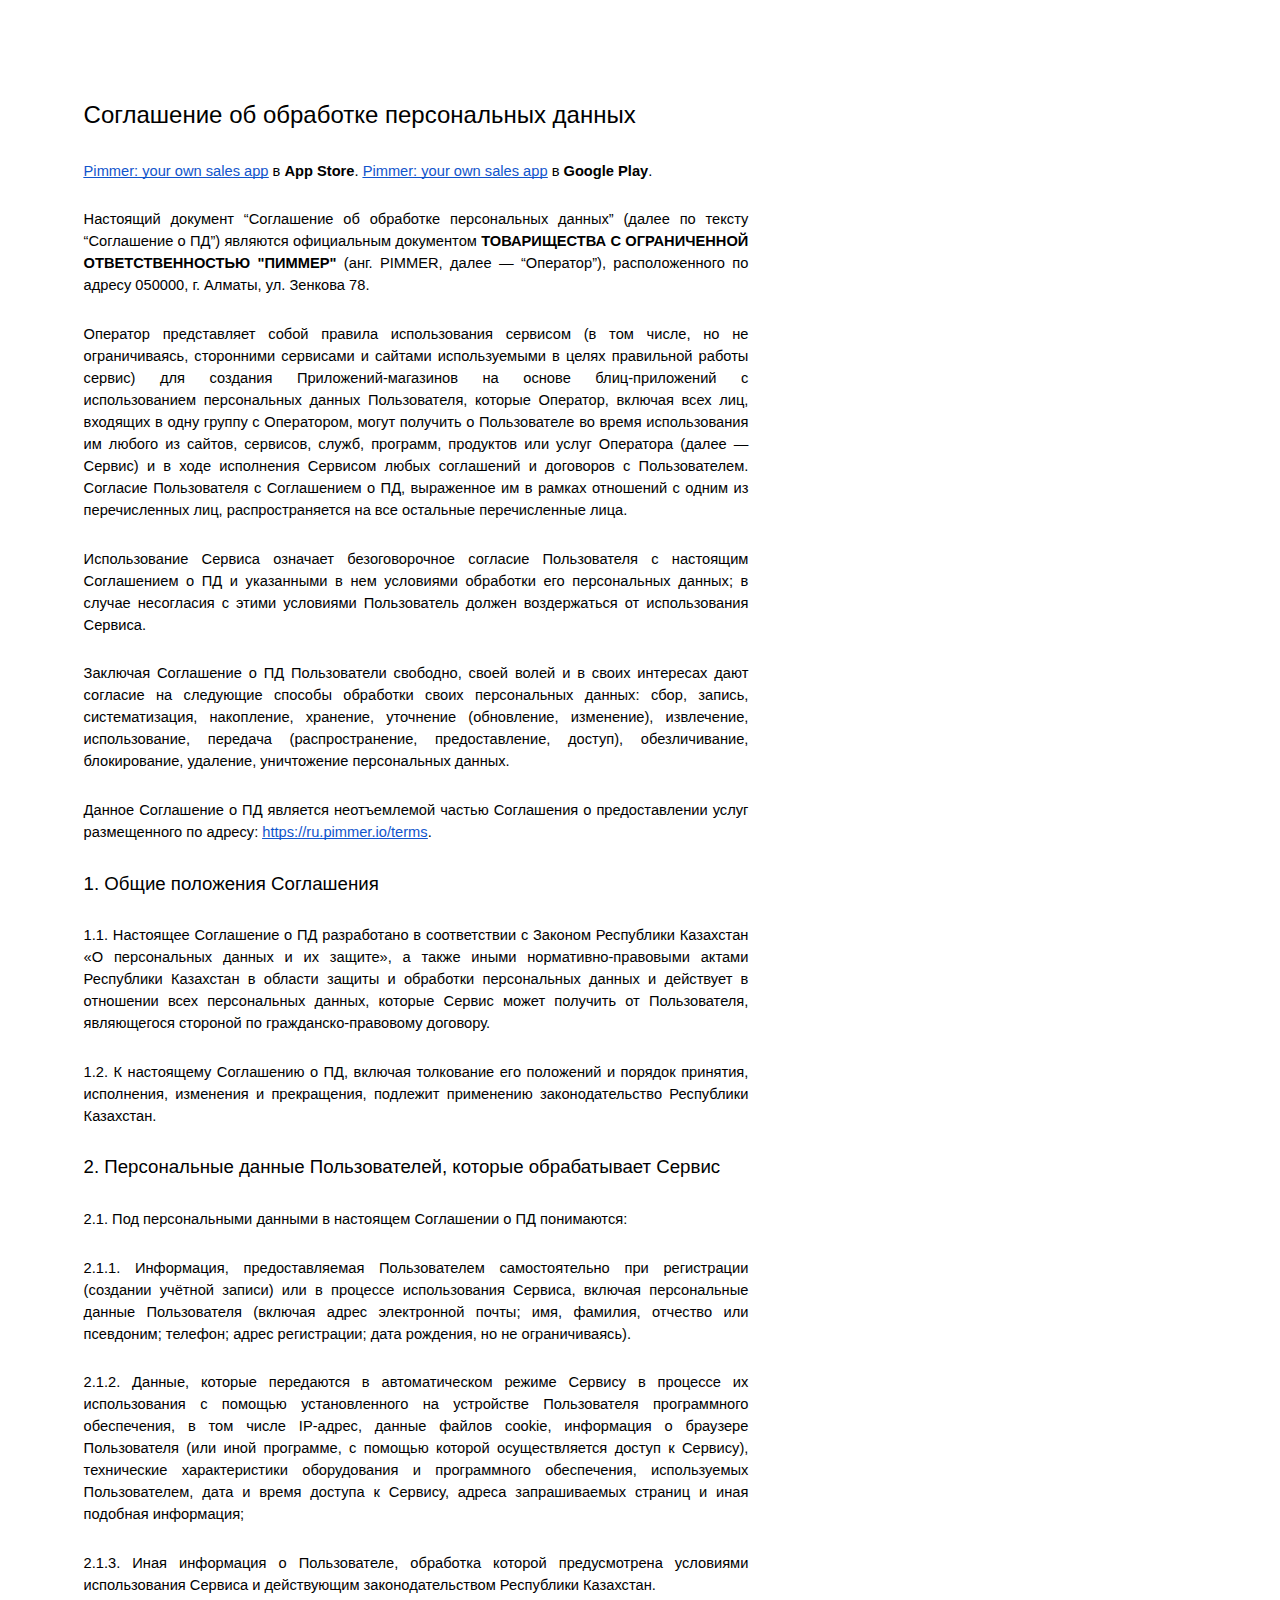
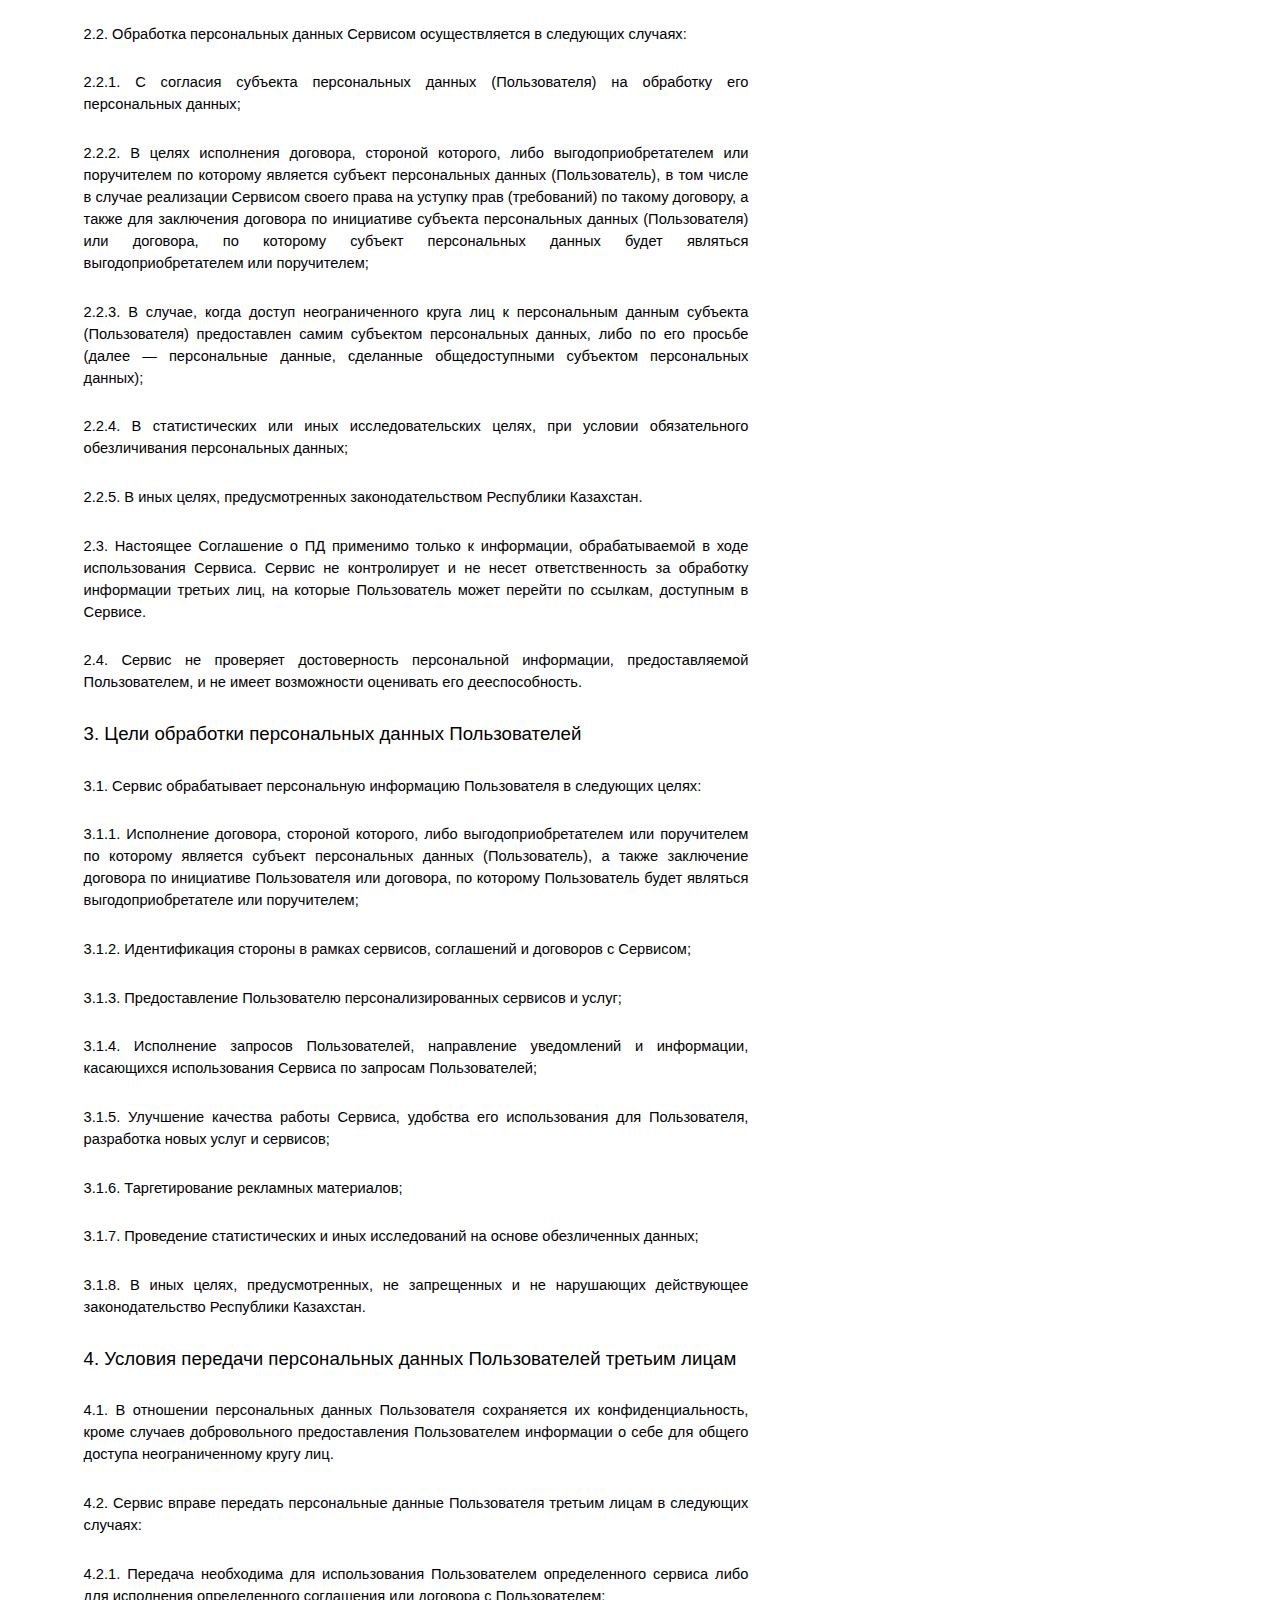
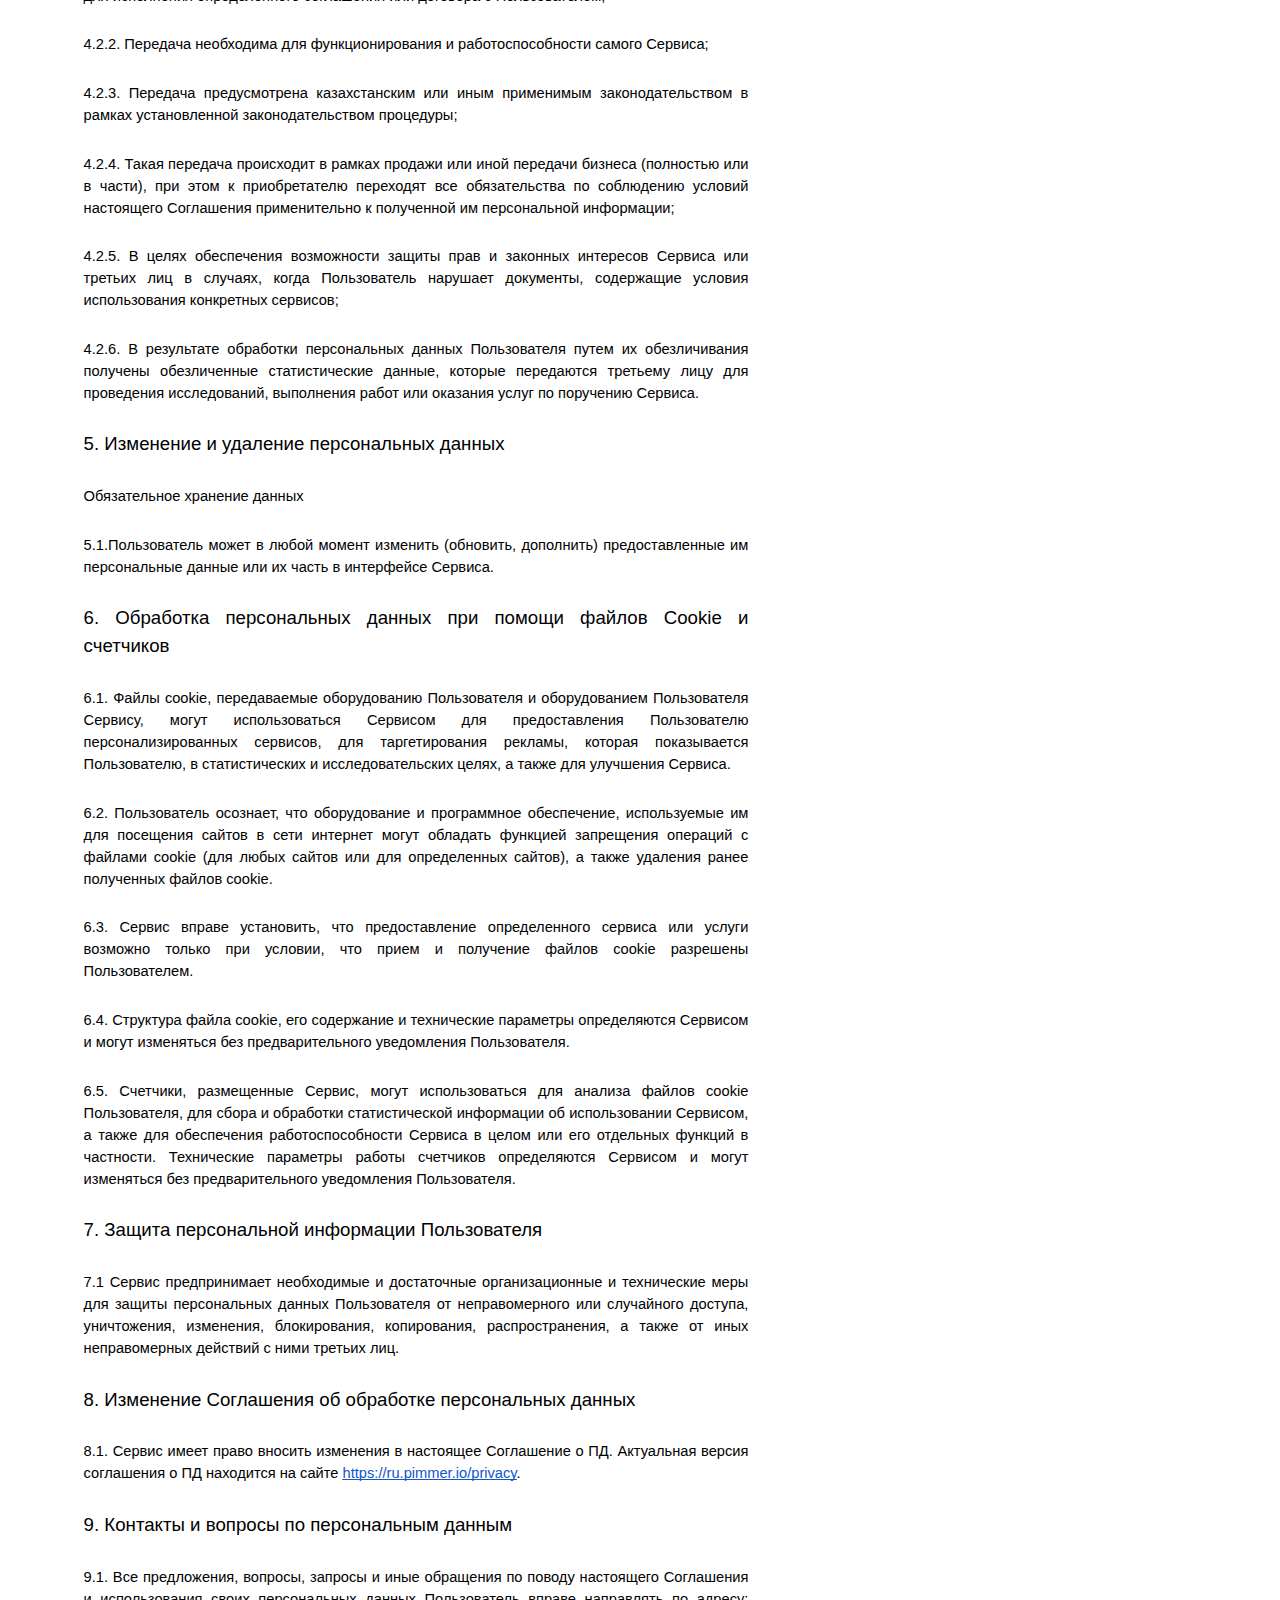
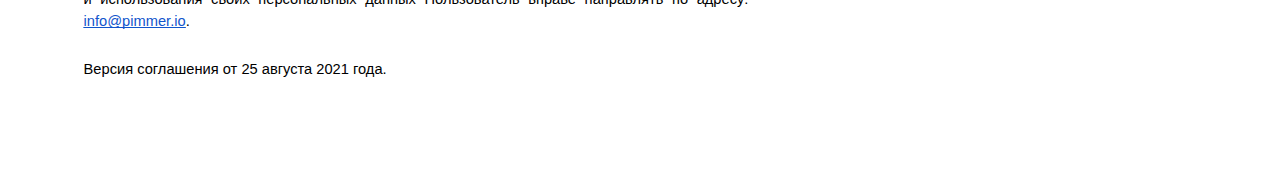
<file: privacy/pimmer_privacy_ru.html>
<html><head><meta content="text/html; charset=UTF-8" http-equiv="content-type"><style type="text/css">ol{margin:0;padding:0}table td,table th{padding:0}.c4{color:#000000;font-weight:400;text-decoration:none;vertical-align:baseline;font-size:14pt;font-family:"Arial";font-style:normal}.c1{color:#000000;font-weight:400;text-decoration:none;vertical-align:baseline;font-size:11pt;font-family:"Arial";font-style:normal}.c0{background-color:#ffffff;padding-top:10pt;padding-bottom:10pt;line-height:1.5;orphans:2;widows:2;text-align:justify}.c2{padding-top:10pt;padding-bottom:10pt;line-height:1.5;orphans:2;widows:2;text-align:justify}.c8{color:#000000;text-decoration:none;vertical-align:baseline;font-size:14pt;font-family:"Arial";font-style:normal}.c5{text-decoration-skip-ink:none;-webkit-text-decoration-skip:none;color:#1155cc;text-decoration:underline}.c11{background-color:#ffffff;max-width:498.6pt;padding:56.7pt 56.7pt 56.7pt 56.7pt}.c6{color:inherit;text-decoration:inherit}.c7{font-weight:700}.c10{color:#0000ff}.c9{font-size:14pt}.c3{font-size:18pt}.title{padding-top:0pt;color:#000000;font-size:26pt;padding-bottom:3pt;font-family:"Arial";line-height:1.15;page-break-after:avoid;orphans:2;widows:2;text-align:left}.subtitle{padding-top:0pt;color:#666666;font-size:15pt;padding-bottom:16pt;font-family:"Arial";line-height:1.15;page-break-after:avoid;orphans:2;widows:2;text-align:left}li{color:#000000;font-size:11pt;font-family:"Arial"}p{margin:0;color:#000000;font-size:11pt;font-family:"Arial"}h1{padding-top:20pt;color:#000000;font-size:20pt;padding-bottom:6pt;font-family:"Arial";line-height:1.15;page-break-after:avoid;orphans:2;widows:2;text-align:left}h2{padding-top:18pt;color:#000000;font-size:16pt;padding-bottom:6pt;font-family:"Arial";line-height:1.15;page-break-after:avoid;orphans:2;widows:2;text-align:left}h3{padding-top:16pt;color:#434343;font-size:14pt;padding-bottom:4pt;font-family:"Arial";line-height:1.15;page-break-after:avoid;orphans:2;widows:2;text-align:left}h4{padding-top:14pt;color:#666666;font-size:12pt;padding-bottom:4pt;font-family:"Arial";line-height:1.15;page-break-after:avoid;orphans:2;widows:2;text-align:left}h5{padding-top:12pt;color:#666666;font-size:11pt;padding-bottom:4pt;font-family:"Arial";line-height:1.15;page-break-after:avoid;orphans:2;widows:2;text-align:left}h6{padding-top:12pt;color:#666666;font-size:11pt;padding-bottom:4pt;font-family:"Arial";line-height:1.15;page-break-after:avoid;font-style:italic;orphans:2;widows:2;text-align:left}</style></head><body class="c11 doc-content"><p class="c2"><span class="c3">&#1057;&#1086;&#1075;&#1083;&#1072;&#1096;&#1077;&#1085;&#1080;&#1077; &#1086;&#1073; &#1086;&#1073;&#1088;&#1072;&#1073;&#1086;&#1090;&#1082;&#1077; &#1087;&#1077;&#1088;&#1089;&#1086;&#1085;&#1072;&#1083;&#1100;&#1085;&#1099;&#1093; &#1076;&#1072;&#1085;&#1085;&#1099;&#1093;</span></p><p class="c0"><span class="c5"><a class="c6" href="https://www.google.com/url?q=https://apps.apple.com/ru/app/id1542246847&amp;sa=D&amp;source=editors&amp;ust=1677405687060750&amp;usg=AOvVaw0Sd6ldByGJyrYL_f_1lS60">Pimmer: your own sales app</a></span><span>&nbsp;&#1074; </span><span class="c7">App Store</span><span>.</span><span class="c10">&nbsp;</span><span class="c5"><a class="c6" href="https://www.google.com/url?q=https://play.google.com/store/apps/details?id%3Dcom.io.pimmer&amp;sa=D&amp;source=editors&amp;ust=1677405687061592&amp;usg=AOvVaw2J2AQT-yBylU-F2RqR2XW8">Pimmer: your own sales app</a></span><span>&nbsp;&#1074; </span><span class="c7">Google Play</span><span>.</span><span class="c1">&nbsp;</span></p><p class="c0"><span>&#1053;&#1072;&#1089;&#1090;&#1086;&#1103;&#1097;&#1080;&#1081; &#1076;&#1086;&#1082;&#1091;&#1084;&#1077;&#1085;&#1090; &ldquo;&#1057;&#1086;&#1075;&#1083;&#1072;&#1096;&#1077;&#1085;&#1080;&#1077; &#1086;&#1073; &#1086;&#1073;&#1088;&#1072;&#1073;&#1086;&#1090;&#1082;&#1077; &#1087;&#1077;&#1088;&#1089;&#1086;&#1085;&#1072;&#1083;&#1100;&#1085;&#1099;&#1093; &#1076;&#1072;&#1085;&#1085;&#1099;&#1093;&rdquo; (&#1076;&#1072;&#1083;&#1077;&#1077; &#1087;&#1086; &#1090;&#1077;&#1082;&#1089;&#1090;&#1091; &ldquo;&#1057;&#1086;&#1075;&#1083;&#1072;&#1096;&#1077;&#1085;&#1080;&#1077; &#1086; &#1055;&#1044;&rdquo;) </span><span>&#1103;&#1074;&#1083;&#1103;&#1102;&#1090;&#1089;&#1103; &#1086;&#1092;&#1080;&#1094;&#1080;&#1072;&#1083;&#1100;&#1085;&#1099;&#1084; &#1076;&#1086;&#1082;&#1091;&#1084;&#1077;&#1085;&#1090;&#1086;&#1084; </span><span class="c7">&#1058;&#1054;&#1042;&#1040;&#1056;&#1048;&#1065;&#1045;&#1057;&#1058;&#1042;&#1040; &#1057; &#1054;&#1043;&#1056;&#1040;&#1053;&#1048;&#1063;&#1045;&#1053;&#1053;&#1054;&#1049; &#1054;&#1058;&#1042;&#1045;&#1058;&#1057;&#1058;&#1042;&#1045;&#1053;&#1053;&#1054;&#1057;&#1058;&#1068;&#1070; &quot;&#1055;&#1048;&#1052;&#1052;&#1045;&#1056;&quot; </span><span>(&#1072;&#1085;&#1075;. PIMMER, &#1076;&#1072;&#1083;&#1077;&#1077; &mdash; &ldquo;&#1054;&#1087;&#1077;&#1088;&#1072;&#1090;&#1086;&#1088;&rdquo;)</span><span>, &#1088;&#1072;&#1089;&#1087;&#1086;&#1083;&#1086;&#1078;&#1077;&#1085;&#1085;&#1086;&#1075;&#1086; &#1087;&#1086; &#1072;&#1076;&#1088;&#1077;&#1089;&#1091; </span><span class="c1">050000, &#1075;. &#1040;&#1083;&#1084;&#1072;&#1090;&#1099;, &#1091;&#1083;. &#1047;&#1077;&#1085;&#1082;&#1086;&#1074;&#1072; 78. </span></p><p class="c0"><span>&#1054;&#1087;&#1077;&#1088;&#1072;&#1090;&#1086;&#1088; </span><span>&#1087;&#1088;&#1077;&#1076;&#1089;&#1090;&#1072;&#1074;&#1083;&#1103;&#1077;&#1090; &#1089;&#1086;&#1073;&#1086;&#1081; &#1087;&#1088;&#1072;&#1074;&#1080;&#1083;&#1072; &#1080;&#1089;&#1087;&#1086;&#1083;&#1100;&#1079;&#1086;&#1074;&#1072;&#1085;&#1080;&#1103; &#1089;&#1077;&#1088;&#1074;&#1080;&#1089;&#1086;&#1084; (&#1074; &#1090;&#1086;&#1084; &#1095;&#1080;&#1089;&#1083;&#1077;, &#1085;&#1086; &#1085;&#1077; &#1086;&#1075;&#1088;&#1072;&#1085;&#1080;&#1095;&#1080;&#1074;&#1072;&#1103;&#1089;&#1100;, &#1089;&#1090;&#1086;&#1088;&#1086;&#1085;&#1085;&#1080;&#1084;&#1080; &#1089;&#1077;&#1088;&#1074;&#1080;&#1089;&#1072;&#1084;&#1080; &#1080; &#1089;&#1072;&#1081;&#1090;&#1072;&#1084;&#1080; &#1080;&#1089;&#1087;&#1086;&#1083;&#1100;&#1079;&#1091;&#1077;&#1084;&#1099;&#1084;&#1080; &#1074; &#1094;&#1077;&#1083;&#1103;&#1093; &#1087;&#1088;&#1072;&#1074;&#1080;&#1083;&#1100;&#1085;&#1086;&#1081; &#1088;&#1072;&#1073;&#1086;&#1090;&#1099; &#1089;&#1077;&#1088;&#1074;&#1080;&#1089;) &#1076;&#1083;&#1103; &#1089;&#1086;&#1079;&#1076;&#1072;&#1085;&#1080;&#1103; &#1055;&#1088;&#1080;&#1083;&#1086;&#1078;&#1077;&#1085;&#1080;&#1081;-&#1084;&#1072;&#1075;&#1072;&#1079;&#1080;&#1085;&#1086;&#1074; &#1085;&#1072; &#1086;&#1089;&#1085;&#1086;&#1074;&#1077; &#1073;&#1083;&#1080;&#1094;-&#1087;&#1088;&#1080;&#1083;&#1086;&#1078;&#1077;&#1085;&#1080;&#1081; </span><span>&#1089; &#1080;&#1089;&#1087;&#1086;&#1083;&#1100;&#1079;&#1086;&#1074;&#1072;&#1085;&#1080;&#1077;&#1084;</span><span class="c1">&nbsp;&#1087;&#1077;&#1088;&#1089;&#1086;&#1085;&#1072;&#1083;&#1100;&#1085;&#1099;&#1093; &#1076;&#1072;&#1085;&#1085;&#1099;&#1093; &#1055;&#1086;&#1083;&#1100;&#1079;&#1086;&#1074;&#1072;&#1090;&#1077;&#1083;&#1103;, &#1082;&#1086;&#1090;&#1086;&#1088;&#1099;&#1077; &#1054;&#1087;&#1077;&#1088;&#1072;&#1090;&#1086;&#1088;, &#1074;&#1082;&#1083;&#1102;&#1095;&#1072;&#1103; &#1074;&#1089;&#1077;&#1093; &#1083;&#1080;&#1094;, &#1074;&#1093;&#1086;&#1076;&#1103;&#1097;&#1080;&#1093; &#1074; &#1086;&#1076;&#1085;&#1091; &#1075;&#1088;&#1091;&#1087;&#1087;&#1091; &#1089; &#1054;&#1087;&#1077;&#1088;&#1072;&#1090;&#1086;&#1088;&#1086;&#1084;, &#1084;&#1086;&#1075;&#1091;&#1090; &#1087;&#1086;&#1083;&#1091;&#1095;&#1080;&#1090;&#1100; &#1086; &#1055;&#1086;&#1083;&#1100;&#1079;&#1086;&#1074;&#1072;&#1090;&#1077;&#1083;&#1077; &#1074;&#1086; &#1074;&#1088;&#1077;&#1084;&#1103; &#1080;&#1089;&#1087;&#1086;&#1083;&#1100;&#1079;&#1086;&#1074;&#1072;&#1085;&#1080;&#1103; &#1080;&#1084; &#1083;&#1102;&#1073;&#1086;&#1075;&#1086; &#1080;&#1079; &#1089;&#1072;&#1081;&#1090;&#1086;&#1074;, &#1089;&#1077;&#1088;&#1074;&#1080;&#1089;&#1086;&#1074;, &#1089;&#1083;&#1091;&#1078;&#1073;, &#1087;&#1088;&#1086;&#1075;&#1088;&#1072;&#1084;&#1084;, &#1087;&#1088;&#1086;&#1076;&#1091;&#1082;&#1090;&#1086;&#1074; &#1080;&#1083;&#1080; &#1091;&#1089;&#1083;&#1091;&#1075; &#1054;&#1087;&#1077;&#1088;&#1072;&#1090;&#1086;&#1088;&#1072; (&#1076;&#1072;&#1083;&#1077;&#1077; &mdash; &#1057;&#1077;&#1088;&#1074;&#1080;&#1089;) &#1080; &#1074; &#1093;&#1086;&#1076;&#1077; &#1080;&#1089;&#1087;&#1086;&#1083;&#1085;&#1077;&#1085;&#1080;&#1103; &#1057;&#1077;&#1088;&#1074;&#1080;&#1089;&#1086;&#1084; &#1083;&#1102;&#1073;&#1099;&#1093; &#1089;&#1086;&#1075;&#1083;&#1072;&#1096;&#1077;&#1085;&#1080;&#1081; &#1080; &#1076;&#1086;&#1075;&#1086;&#1074;&#1086;&#1088;&#1086;&#1074; &#1089; &#1055;&#1086;&#1083;&#1100;&#1079;&#1086;&#1074;&#1072;&#1090;&#1077;&#1083;&#1077;&#1084;. &#1057;&#1086;&#1075;&#1083;&#1072;&#1089;&#1080;&#1077; &#1055;&#1086;&#1083;&#1100;&#1079;&#1086;&#1074;&#1072;&#1090;&#1077;&#1083;&#1103; &#1089; &#1057;&#1086;&#1075;&#1083;&#1072;&#1096;&#1077;&#1085;&#1080;&#1077;&#1084; &#1086; &#1055;&#1044;, &#1074;&#1099;&#1088;&#1072;&#1078;&#1077;&#1085;&#1085;&#1086;&#1077; &#1080;&#1084; &#1074; &#1088;&#1072;&#1084;&#1082;&#1072;&#1093; &#1086;&#1090;&#1085;&#1086;&#1096;&#1077;&#1085;&#1080;&#1081; &#1089; &#1086;&#1076;&#1085;&#1080;&#1084; &#1080;&#1079; &#1087;&#1077;&#1088;&#1077;&#1095;&#1080;&#1089;&#1083;&#1077;&#1085;&#1085;&#1099;&#1093; &#1083;&#1080;&#1094;, &#1088;&#1072;&#1089;&#1087;&#1088;&#1086;&#1089;&#1090;&#1088;&#1072;&#1085;&#1103;&#1077;&#1090;&#1089;&#1103; &#1085;&#1072; &#1074;&#1089;&#1077; &#1086;&#1089;&#1090;&#1072;&#1083;&#1100;&#1085;&#1099;&#1077; &#1087;&#1077;&#1088;&#1077;&#1095;&#1080;&#1089;&#1083;&#1077;&#1085;&#1085;&#1099;&#1077; &#1083;&#1080;&#1094;&#1072;.</span></p><p class="c0"><span class="c1">&#1048;&#1089;&#1087;&#1086;&#1083;&#1100;&#1079;&#1086;&#1074;&#1072;&#1085;&#1080;&#1077; &#1057;&#1077;&#1088;&#1074;&#1080;&#1089;&#1072; &#1086;&#1079;&#1085;&#1072;&#1095;&#1072;&#1077;&#1090; &#1073;&#1077;&#1079;&#1086;&#1075;&#1086;&#1074;&#1086;&#1088;&#1086;&#1095;&#1085;&#1086;&#1077; &#1089;&#1086;&#1075;&#1083;&#1072;&#1089;&#1080;&#1077; &#1055;&#1086;&#1083;&#1100;&#1079;&#1086;&#1074;&#1072;&#1090;&#1077;&#1083;&#1103; &#1089; &#1085;&#1072;&#1089;&#1090;&#1086;&#1103;&#1097;&#1080;&#1084; &#1057;&#1086;&#1075;&#1083;&#1072;&#1096;&#1077;&#1085;&#1080;&#1077;&#1084; &#1086; &#1055;&#1044; &#1080; &#1091;&#1082;&#1072;&#1079;&#1072;&#1085;&#1085;&#1099;&#1084;&#1080; &#1074; &#1085;&#1077;&#1084; &#1091;&#1089;&#1083;&#1086;&#1074;&#1080;&#1103;&#1084;&#1080; &#1086;&#1073;&#1088;&#1072;&#1073;&#1086;&#1090;&#1082;&#1080; &#1077;&#1075;&#1086; &#1087;&#1077;&#1088;&#1089;&#1086;&#1085;&#1072;&#1083;&#1100;&#1085;&#1099;&#1093; &#1076;&#1072;&#1085;&#1085;&#1099;&#1093;; &#1074; &#1089;&#1083;&#1091;&#1095;&#1072;&#1077; &#1085;&#1077;&#1089;&#1086;&#1075;&#1083;&#1072;&#1089;&#1080;&#1103; &#1089; &#1101;&#1090;&#1080;&#1084;&#1080; &#1091;&#1089;&#1083;&#1086;&#1074;&#1080;&#1103;&#1084;&#1080; &#1055;&#1086;&#1083;&#1100;&#1079;&#1086;&#1074;&#1072;&#1090;&#1077;&#1083;&#1100; &#1076;&#1086;&#1083;&#1078;&#1077;&#1085; &#1074;&#1086;&#1079;&#1076;&#1077;&#1088;&#1078;&#1072;&#1090;&#1100;&#1089;&#1103; &#1086;&#1090; &#1080;&#1089;&#1087;&#1086;&#1083;&#1100;&#1079;&#1086;&#1074;&#1072;&#1085;&#1080;&#1103; &#1057;&#1077;&#1088;&#1074;&#1080;&#1089;&#1072;.</span></p><p class="c0"><span class="c1">&#1047;&#1072;&#1082;&#1083;&#1102;&#1095;&#1072;&#1103; &#1057;&#1086;&#1075;&#1083;&#1072;&#1096;&#1077;&#1085;&#1080;&#1077; &#1086; &#1055;&#1044; &#1055;&#1086;&#1083;&#1100;&#1079;&#1086;&#1074;&#1072;&#1090;&#1077;&#1083;&#1080; &#1089;&#1074;&#1086;&#1073;&#1086;&#1076;&#1085;&#1086;, &#1089;&#1074;&#1086;&#1077;&#1081; &#1074;&#1086;&#1083;&#1077;&#1081; &#1080; &#1074; &#1089;&#1074;&#1086;&#1080;&#1093; &#1080;&#1085;&#1090;&#1077;&#1088;&#1077;&#1089;&#1072;&#1093; &#1076;&#1072;&#1102;&#1090; &#1089;&#1086;&#1075;&#1083;&#1072;&#1089;&#1080;&#1077; &#1085;&#1072; &#1089;&#1083;&#1077;&#1076;&#1091;&#1102;&#1097;&#1080;&#1077; &#1089;&#1087;&#1086;&#1089;&#1086;&#1073;&#1099; &#1086;&#1073;&#1088;&#1072;&#1073;&#1086;&#1090;&#1082;&#1080; &#1089;&#1074;&#1086;&#1080;&#1093; &#1087;&#1077;&#1088;&#1089;&#1086;&#1085;&#1072;&#1083;&#1100;&#1085;&#1099;&#1093; &#1076;&#1072;&#1085;&#1085;&#1099;&#1093;: &#1089;&#1073;&#1086;&#1088;, &#1079;&#1072;&#1087;&#1080;&#1089;&#1100;, &#1089;&#1080;&#1089;&#1090;&#1077;&#1084;&#1072;&#1090;&#1080;&#1079;&#1072;&#1094;&#1080;&#1103;, &#1085;&#1072;&#1082;&#1086;&#1087;&#1083;&#1077;&#1085;&#1080;&#1077;, &#1093;&#1088;&#1072;&#1085;&#1077;&#1085;&#1080;&#1077;, &#1091;&#1090;&#1086;&#1095;&#1085;&#1077;&#1085;&#1080;&#1077; (&#1086;&#1073;&#1085;&#1086;&#1074;&#1083;&#1077;&#1085;&#1080;&#1077;, &#1080;&#1079;&#1084;&#1077;&#1085;&#1077;&#1085;&#1080;&#1077;), &#1080;&#1079;&#1074;&#1083;&#1077;&#1095;&#1077;&#1085;&#1080;&#1077;, &#1080;&#1089;&#1087;&#1086;&#1083;&#1100;&#1079;&#1086;&#1074;&#1072;&#1085;&#1080;&#1077;, &#1087;&#1077;&#1088;&#1077;&#1076;&#1072;&#1095;&#1072; (&#1088;&#1072;&#1089;&#1087;&#1088;&#1086;&#1089;&#1090;&#1088;&#1072;&#1085;&#1077;&#1085;&#1080;&#1077;, &#1087;&#1088;&#1077;&#1076;&#1086;&#1089;&#1090;&#1072;&#1074;&#1083;&#1077;&#1085;&#1080;&#1077;, &#1076;&#1086;&#1089;&#1090;&#1091;&#1087;), &#1086;&#1073;&#1077;&#1079;&#1083;&#1080;&#1095;&#1080;&#1074;&#1072;&#1085;&#1080;&#1077;, &#1073;&#1083;&#1086;&#1082;&#1080;&#1088;&#1086;&#1074;&#1072;&#1085;&#1080;&#1077;, &#1091;&#1076;&#1072;&#1083;&#1077;&#1085;&#1080;&#1077;, &#1091;&#1085;&#1080;&#1095;&#1090;&#1086;&#1078;&#1077;&#1085;&#1080;&#1077; &#1087;&#1077;&#1088;&#1089;&#1086;&#1085;&#1072;&#1083;&#1100;&#1085;&#1099;&#1093; &#1076;&#1072;&#1085;&#1085;&#1099;&#1093;.</span></p><p class="c0"><span>&#1044;&#1072;&#1085;&#1085;&#1086;&#1077; &#1057;&#1086;&#1075;&#1083;&#1072;&#1096;&#1077;&#1085;&#1080;&#1077; &#1086; &#1055;&#1044; &#1103;&#1074;&#1083;&#1103;&#1077;&#1090;&#1089;&#1103; &#1085;&#1077;&#1086;&#1090;&#1098;&#1077;&#1084;&#1083;&#1077;&#1084;&#1086;&#1081; &#1095;&#1072;&#1089;&#1090;&#1100;&#1102; &#1057;&#1086;&#1075;&#1083;&#1072;&#1096;&#1077;&#1085;&#1080;&#1103; &#1086; &#1087;&#1088;&#1077;&#1076;&#1086;&#1089;&#1090;&#1072;&#1074;&#1083;&#1077;&#1085;&#1080;&#1080; &#1091;&#1089;&#1083;&#1091;&#1075; &#1088;&#1072;&#1079;&#1084;&#1077;&#1097;&#1077;&#1085;&#1085;&#1086;&#1075;&#1086; &#1087;&#1086; &#1072;&#1076;&#1088;&#1077;&#1089;&#1091;: </span><span class="c5"><a class="c6" href="https://www.google.com/url?q=https://ru.pimmer.io/terms&amp;sa=D&amp;source=editors&amp;ust=1677405687063828&amp;usg=AOvVaw2egKDa3Icdf0MeAwjVAY0r">https://ru.pimmer.io/terms</a></span><span>.</span><span>&nbsp;</span></p><p class="c2"><span class="c4">1. &#1054;&#1073;&#1097;&#1080;&#1077; &#1087;&#1086;&#1083;&#1086;&#1078;&#1077;&#1085;&#1080;&#1103; &#1057;&#1086;&#1075;&#1083;&#1072;&#1096;&#1077;&#1085;&#1080;&#1103;</span></p><p class="c0"><span class="c1">1.1. &#1053;&#1072;&#1089;&#1090;&#1086;&#1103;&#1097;&#1077;&#1077; &#1057;&#1086;&#1075;&#1083;&#1072;&#1096;&#1077;&#1085;&#1080;&#1077; &#1086; &#1055;&#1044; &#1088;&#1072;&#1079;&#1088;&#1072;&#1073;&#1086;&#1090;&#1072;&#1085;&#1086; &#1074; &#1089;&#1086;&#1086;&#1090;&#1074;&#1077;&#1090;&#1089;&#1090;&#1074;&#1080;&#1080; &#1089; &#1047;&#1072;&#1082;&#1086;&#1085;&#1086;&#1084; &#1056;&#1077;&#1089;&#1087;&#1091;&#1073;&#1083;&#1080;&#1082;&#1080; &#1050;&#1072;&#1079;&#1072;&#1093;&#1089;&#1090;&#1072;&#1085; &laquo;&#1054; &#1087;&#1077;&#1088;&#1089;&#1086;&#1085;&#1072;&#1083;&#1100;&#1085;&#1099;&#1093; &#1076;&#1072;&#1085;&#1085;&#1099;&#1093; &#1080; &#1080;&#1093; &#1079;&#1072;&#1097;&#1080;&#1090;&#1077;&raquo;, &#1072; &#1090;&#1072;&#1082;&#1078;&#1077; &#1080;&#1085;&#1099;&#1084;&#1080; &#1085;&#1086;&#1088;&#1084;&#1072;&#1090;&#1080;&#1074;&#1085;&#1086;-&#1087;&#1088;&#1072;&#1074;&#1086;&#1074;&#1099;&#1084;&#1080; &#1072;&#1082;&#1090;&#1072;&#1084;&#1080; &#1056;&#1077;&#1089;&#1087;&#1091;&#1073;&#1083;&#1080;&#1082;&#1080; &#1050;&#1072;&#1079;&#1072;&#1093;&#1089;&#1090;&#1072;&#1085; &#1074; &#1086;&#1073;&#1083;&#1072;&#1089;&#1090;&#1080; &#1079;&#1072;&#1097;&#1080;&#1090;&#1099; &#1080; &#1086;&#1073;&#1088;&#1072;&#1073;&#1086;&#1090;&#1082;&#1080; &#1087;&#1077;&#1088;&#1089;&#1086;&#1085;&#1072;&#1083;&#1100;&#1085;&#1099;&#1093; &#1076;&#1072;&#1085;&#1085;&#1099;&#1093; &#1080; &#1076;&#1077;&#1081;&#1089;&#1090;&#1074;&#1091;&#1077;&#1090; &#1074; &#1086;&#1090;&#1085;&#1086;&#1096;&#1077;&#1085;&#1080;&#1080; &#1074;&#1089;&#1077;&#1093; &#1087;&#1077;&#1088;&#1089;&#1086;&#1085;&#1072;&#1083;&#1100;&#1085;&#1099;&#1093; &#1076;&#1072;&#1085;&#1085;&#1099;&#1093;, &#1082;&#1086;&#1090;&#1086;&#1088;&#1099;&#1077; &#1057;&#1077;&#1088;&#1074;&#1080;&#1089; &#1084;&#1086;&#1078;&#1077;&#1090; &#1087;&#1086;&#1083;&#1091;&#1095;&#1080;&#1090;&#1100; &#1086;&#1090; &#1055;&#1086;&#1083;&#1100;&#1079;&#1086;&#1074;&#1072;&#1090;&#1077;&#1083;&#1103;, &#1103;&#1074;&#1083;&#1103;&#1102;&#1097;&#1077;&#1075;&#1086;&#1089;&#1103; &#1089;&#1090;&#1086;&#1088;&#1086;&#1085;&#1086;&#1081; &#1087;&#1086; &#1075;&#1088;&#1072;&#1078;&#1076;&#1072;&#1085;&#1089;&#1082;&#1086;-&#1087;&#1088;&#1072;&#1074;&#1086;&#1074;&#1086;&#1084;&#1091; &#1076;&#1086;&#1075;&#1086;&#1074;&#1086;&#1088;&#1091;.</span></p><p class="c0"><span class="c1">1.2. &#1050; &#1085;&#1072;&#1089;&#1090;&#1086;&#1103;&#1097;&#1077;&#1084;&#1091; &#1057;&#1086;&#1075;&#1083;&#1072;&#1096;&#1077;&#1085;&#1080;&#1102; &#1086; &#1055;&#1044;, &#1074;&#1082;&#1083;&#1102;&#1095;&#1072;&#1103; &#1090;&#1086;&#1083;&#1082;&#1086;&#1074;&#1072;&#1085;&#1080;&#1077; &#1077;&#1075;&#1086; &#1087;&#1086;&#1083;&#1086;&#1078;&#1077;&#1085;&#1080;&#1081; &#1080; &#1087;&#1086;&#1088;&#1103;&#1076;&#1086;&#1082; &#1087;&#1088;&#1080;&#1085;&#1103;&#1090;&#1080;&#1103;, &#1080;&#1089;&#1087;&#1086;&#1083;&#1085;&#1077;&#1085;&#1080;&#1103;, &#1080;&#1079;&#1084;&#1077;&#1085;&#1077;&#1085;&#1080;&#1103; &#1080; &#1087;&#1088;&#1077;&#1082;&#1088;&#1072;&#1097;&#1077;&#1085;&#1080;&#1103;, &#1087;&#1086;&#1076;&#1083;&#1077;&#1078;&#1080;&#1090; &#1087;&#1088;&#1080;&#1084;&#1077;&#1085;&#1077;&#1085;&#1080;&#1102; &#1079;&#1072;&#1082;&#1086;&#1085;&#1086;&#1076;&#1072;&#1090;&#1077;&#1083;&#1100;&#1089;&#1090;&#1074;&#1086; &#1056;&#1077;&#1089;&#1087;&#1091;&#1073;&#1083;&#1080;&#1082;&#1080; &#1050;&#1072;&#1079;&#1072;&#1093;&#1089;&#1090;&#1072;&#1085;.</span></p><p class="c2"><span class="c4">2. &#1055;&#1077;&#1088;&#1089;&#1086;&#1085;&#1072;&#1083;&#1100;&#1085;&#1099;&#1077; &#1076;&#1072;&#1085;&#1085;&#1099;&#1077; &#1055;&#1086;&#1083;&#1100;&#1079;&#1086;&#1074;&#1072;&#1090;&#1077;&#1083;&#1077;&#1081;, &#1082;&#1086;&#1090;&#1086;&#1088;&#1099;&#1077; &#1086;&#1073;&#1088;&#1072;&#1073;&#1072;&#1090;&#1099;&#1074;&#1072;&#1077;&#1090; &#1057;&#1077;&#1088;&#1074;&#1080;&#1089;</span></p><p class="c0"><span class="c1">2.1. &#1055;&#1086;&#1076; &#1087;&#1077;&#1088;&#1089;&#1086;&#1085;&#1072;&#1083;&#1100;&#1085;&#1099;&#1084;&#1080; &#1076;&#1072;&#1085;&#1085;&#1099;&#1084;&#1080; &#1074; &#1085;&#1072;&#1089;&#1090;&#1086;&#1103;&#1097;&#1077;&#1084; &#1057;&#1086;&#1075;&#1083;&#1072;&#1096;&#1077;&#1085;&#1080;&#1080; &#1086; &#1055;&#1044; &#1087;&#1086;&#1085;&#1080;&#1084;&#1072;&#1102;&#1090;&#1089;&#1103;:</span></p><p class="c0"><span class="c1">2.1.1. &#1048;&#1085;&#1092;&#1086;&#1088;&#1084;&#1072;&#1094;&#1080;&#1103;, &#1087;&#1088;&#1077;&#1076;&#1086;&#1089;&#1090;&#1072;&#1074;&#1083;&#1103;&#1077;&#1084;&#1072;&#1103; &#1055;&#1086;&#1083;&#1100;&#1079;&#1086;&#1074;&#1072;&#1090;&#1077;&#1083;&#1077;&#1084; &#1089;&#1072;&#1084;&#1086;&#1089;&#1090;&#1086;&#1103;&#1090;&#1077;&#1083;&#1100;&#1085;&#1086; &#1087;&#1088;&#1080; &#1088;&#1077;&#1075;&#1080;&#1089;&#1090;&#1088;&#1072;&#1094;&#1080;&#1080; (&#1089;&#1086;&#1079;&#1076;&#1072;&#1085;&#1080;&#1080; &#1091;&#1095;&#1105;&#1090;&#1085;&#1086;&#1081; &#1079;&#1072;&#1087;&#1080;&#1089;&#1080;) &#1080;&#1083;&#1080; &#1074; &#1087;&#1088;&#1086;&#1094;&#1077;&#1089;&#1089;&#1077; &#1080;&#1089;&#1087;&#1086;&#1083;&#1100;&#1079;&#1086;&#1074;&#1072;&#1085;&#1080;&#1103; &#1057;&#1077;&#1088;&#1074;&#1080;&#1089;&#1072;, &#1074;&#1082;&#1083;&#1102;&#1095;&#1072;&#1103; &#1087;&#1077;&#1088;&#1089;&#1086;&#1085;&#1072;&#1083;&#1100;&#1085;&#1099;&#1077; &#1076;&#1072;&#1085;&#1085;&#1099;&#1077; &#1055;&#1086;&#1083;&#1100;&#1079;&#1086;&#1074;&#1072;&#1090;&#1077;&#1083;&#1103; (&#1074;&#1082;&#1083;&#1102;&#1095;&#1072;&#1103; &#1072;&#1076;&#1088;&#1077;&#1089; &#1101;&#1083;&#1077;&#1082;&#1090;&#1088;&#1086;&#1085;&#1085;&#1086;&#1081; &#1087;&#1086;&#1095;&#1090;&#1099;; &#1080;&#1084;&#1103;, &#1092;&#1072;&#1084;&#1080;&#1083;&#1080;&#1103;, &#1086;&#1090;&#1095;&#1077;&#1089;&#1090;&#1074;&#1086; &#1080;&#1083;&#1080; &#1087;&#1089;&#1077;&#1074;&#1076;&#1086;&#1085;&#1080;&#1084;; &#1090;&#1077;&#1083;&#1077;&#1092;&#1086;&#1085;; &#1072;&#1076;&#1088;&#1077;&#1089; &#1088;&#1077;&#1075;&#1080;&#1089;&#1090;&#1088;&#1072;&#1094;&#1080;&#1080;; &#1076;&#1072;&#1090;&#1072; &#1088;&#1086;&#1078;&#1076;&#1077;&#1085;&#1080;&#1103;, &#1085;&#1086; &#1085;&#1077; &#1086;&#1075;&#1088;&#1072;&#1085;&#1080;&#1095;&#1080;&#1074;&#1072;&#1103;&#1089;&#1100;).</span></p><p class="c0"><span>2.1.2. &#1044;&#1072;&#1085;&#1085;&#1099;&#1077;, &#1082;&#1086;&#1090;&#1086;&#1088;&#1099;&#1077; &#1087;&#1077;&#1088;&#1077;&#1076;&#1072;&#1102;&#1090;&#1089;&#1103; &#1074; &#1072;&#1074;&#1090;&#1086;&#1084;&#1072;&#1090;&#1080;&#1095;&#1077;&#1089;&#1082;&#1086;&#1084; &#1088;&#1077;&#1078;&#1080;&#1084;&#1077; &#1057;&#1077;&#1088;&#1074;&#1080;&#1089;&#1091; &#1074; </span><span class="c1">&#1087;&#1088;&#1086;&#1094;&#1077;&#1089;&#1089;&#1077; &#1080;&#1093; &#1080;&#1089;&#1087;&#1086;&#1083;&#1100;&#1079;&#1086;&#1074;&#1072;&#1085;&#1080;&#1103; &#1089; &#1087;&#1086;&#1084;&#1086;&#1097;&#1100;&#1102; &#1091;&#1089;&#1090;&#1072;&#1085;&#1086;&#1074;&#1083;&#1077;&#1085;&#1085;&#1086;&#1075;&#1086; &#1085;&#1072; &#1091;&#1089;&#1090;&#1088;&#1086;&#1081;&#1089;&#1090;&#1074;&#1077; &#1055;&#1086;&#1083;&#1100;&#1079;&#1086;&#1074;&#1072;&#1090;&#1077;&#1083;&#1103; &#1087;&#1088;&#1086;&#1075;&#1088;&#1072;&#1084;&#1084;&#1085;&#1086;&#1075;&#1086; &#1086;&#1073;&#1077;&#1089;&#1087;&#1077;&#1095;&#1077;&#1085;&#1080;&#1103;, &#1074; &#1090;&#1086;&#1084; &#1095;&#1080;&#1089;&#1083;&#1077; IP-&#1072;&#1076;&#1088;&#1077;&#1089;, &#1076;&#1072;&#1085;&#1085;&#1099;&#1077; &#1092;&#1072;&#1081;&#1083;&#1086;&#1074; cookie, &#1080;&#1085;&#1092;&#1086;&#1088;&#1084;&#1072;&#1094;&#1080;&#1103; &#1086; &#1073;&#1088;&#1072;&#1091;&#1079;&#1077;&#1088;&#1077; &#1055;&#1086;&#1083;&#1100;&#1079;&#1086;&#1074;&#1072;&#1090;&#1077;&#1083;&#1103; (&#1080;&#1083;&#1080; &#1080;&#1085;&#1086;&#1081; &#1087;&#1088;&#1086;&#1075;&#1088;&#1072;&#1084;&#1084;&#1077;, &#1089; &#1087;&#1086;&#1084;&#1086;&#1097;&#1100;&#1102; &#1082;&#1086;&#1090;&#1086;&#1088;&#1086;&#1081; &#1086;&#1089;&#1091;&#1097;&#1077;&#1089;&#1090;&#1074;&#1083;&#1103;&#1077;&#1090;&#1089;&#1103; &#1076;&#1086;&#1089;&#1090;&#1091;&#1087; &#1082; &#1057;&#1077;&#1088;&#1074;&#1080;&#1089;&#1091;), &#1090;&#1077;&#1093;&#1085;&#1080;&#1095;&#1077;&#1089;&#1082;&#1080;&#1077; &#1093;&#1072;&#1088;&#1072;&#1082;&#1090;&#1077;&#1088;&#1080;&#1089;&#1090;&#1080;&#1082;&#1080; &#1086;&#1073;&#1086;&#1088;&#1091;&#1076;&#1086;&#1074;&#1072;&#1085;&#1080;&#1103; &#1080; &#1087;&#1088;&#1086;&#1075;&#1088;&#1072;&#1084;&#1084;&#1085;&#1086;&#1075;&#1086; &#1086;&#1073;&#1077;&#1089;&#1087;&#1077;&#1095;&#1077;&#1085;&#1080;&#1103;, &#1080;&#1089;&#1087;&#1086;&#1083;&#1100;&#1079;&#1091;&#1077;&#1084;&#1099;&#1093; &#1055;&#1086;&#1083;&#1100;&#1079;&#1086;&#1074;&#1072;&#1090;&#1077;&#1083;&#1077;&#1084;, &#1076;&#1072;&#1090;&#1072; &#1080; &#1074;&#1088;&#1077;&#1084;&#1103; &#1076;&#1086;&#1089;&#1090;&#1091;&#1087;&#1072; &#1082; &#1057;&#1077;&#1088;&#1074;&#1080;&#1089;&#1091;, &#1072;&#1076;&#1088;&#1077;&#1089;&#1072; &#1079;&#1072;&#1087;&#1088;&#1072;&#1096;&#1080;&#1074;&#1072;&#1077;&#1084;&#1099;&#1093; &#1089;&#1090;&#1088;&#1072;&#1085;&#1080;&#1094; &#1080; &#1080;&#1085;&#1072;&#1103; &#1087;&#1086;&#1076;&#1086;&#1073;&#1085;&#1072;&#1103; &#1080;&#1085;&#1092;&#1086;&#1088;&#1084;&#1072;&#1094;&#1080;&#1103;;</span></p><p class="c0"><span class="c1">2.1.3. &#1048;&#1085;&#1072;&#1103; &#1080;&#1085;&#1092;&#1086;&#1088;&#1084;&#1072;&#1094;&#1080;&#1103; &#1086; &#1055;&#1086;&#1083;&#1100;&#1079;&#1086;&#1074;&#1072;&#1090;&#1077;&#1083;&#1077;, &#1086;&#1073;&#1088;&#1072;&#1073;&#1086;&#1090;&#1082;&#1072; &#1082;&#1086;&#1090;&#1086;&#1088;&#1086;&#1081; &#1087;&#1088;&#1077;&#1076;&#1091;&#1089;&#1084;&#1086;&#1090;&#1088;&#1077;&#1085;&#1072; &#1091;&#1089;&#1083;&#1086;&#1074;&#1080;&#1103;&#1084;&#1080; &#1080;&#1089;&#1087;&#1086;&#1083;&#1100;&#1079;&#1086;&#1074;&#1072;&#1085;&#1080;&#1103; &#1057;&#1077;&#1088;&#1074;&#1080;&#1089;&#1072; &#1080; &#1076;&#1077;&#1081;&#1089;&#1090;&#1074;&#1091;&#1102;&#1097;&#1080;&#1084; &#1079;&#1072;&#1082;&#1086;&#1085;&#1086;&#1076;&#1072;&#1090;&#1077;&#1083;&#1100;&#1089;&#1090;&#1074;&#1086;&#1084; &#1056;&#1077;&#1089;&#1087;&#1091;&#1073;&#1083;&#1080;&#1082;&#1080; &#1050;&#1072;&#1079;&#1072;&#1093;&#1089;&#1090;&#1072;&#1085;.</span></p><p class="c0"><span class="c1">2.2. &#1054;&#1073;&#1088;&#1072;&#1073;&#1086;&#1090;&#1082;&#1072; &#1087;&#1077;&#1088;&#1089;&#1086;&#1085;&#1072;&#1083;&#1100;&#1085;&#1099;&#1093; &#1076;&#1072;&#1085;&#1085;&#1099;&#1093; &#1057;&#1077;&#1088;&#1074;&#1080;&#1089;&#1086;&#1084; &#1086;&#1089;&#1091;&#1097;&#1077;&#1089;&#1090;&#1074;&#1083;&#1103;&#1077;&#1090;&#1089;&#1103; &#1074; &#1089;&#1083;&#1077;&#1076;&#1091;&#1102;&#1097;&#1080;&#1093; &#1089;&#1083;&#1091;&#1095;&#1072;&#1103;&#1093;:</span></p><p class="c0"><span class="c1">2.2.1. &#1057; &#1089;&#1086;&#1075;&#1083;&#1072;&#1089;&#1080;&#1103; &#1089;&#1091;&#1073;&#1098;&#1077;&#1082;&#1090;&#1072; &#1087;&#1077;&#1088;&#1089;&#1086;&#1085;&#1072;&#1083;&#1100;&#1085;&#1099;&#1093; &#1076;&#1072;&#1085;&#1085;&#1099;&#1093; (&#1055;&#1086;&#1083;&#1100;&#1079;&#1086;&#1074;&#1072;&#1090;&#1077;&#1083;&#1103;) &#1085;&#1072; &#1086;&#1073;&#1088;&#1072;&#1073;&#1086;&#1090;&#1082;&#1091; &#1077;&#1075;&#1086; &#1087;&#1077;&#1088;&#1089;&#1086;&#1085;&#1072;&#1083;&#1100;&#1085;&#1099;&#1093; &#1076;&#1072;&#1085;&#1085;&#1099;&#1093;;</span></p><p class="c0"><span class="c1">2.2.2. &#1042; &#1094;&#1077;&#1083;&#1103;&#1093; &#1080;&#1089;&#1087;&#1086;&#1083;&#1085;&#1077;&#1085;&#1080;&#1103; &#1076;&#1086;&#1075;&#1086;&#1074;&#1086;&#1088;&#1072;, &#1089;&#1090;&#1086;&#1088;&#1086;&#1085;&#1086;&#1081; &#1082;&#1086;&#1090;&#1086;&#1088;&#1086;&#1075;&#1086;, &#1083;&#1080;&#1073;&#1086; &#1074;&#1099;&#1075;&#1086;&#1076;&#1086;&#1087;&#1088;&#1080;&#1086;&#1073;&#1088;&#1077;&#1090;&#1072;&#1090;&#1077;&#1083;&#1077;&#1084; &#1080;&#1083;&#1080; &#1087;&#1086;&#1088;&#1091;&#1095;&#1080;&#1090;&#1077;&#1083;&#1077;&#1084; &#1087;&#1086; &#1082;&#1086;&#1090;&#1086;&#1088;&#1086;&#1084;&#1091; &#1103;&#1074;&#1083;&#1103;&#1077;&#1090;&#1089;&#1103; &#1089;&#1091;&#1073;&#1098;&#1077;&#1082;&#1090; &#1087;&#1077;&#1088;&#1089;&#1086;&#1085;&#1072;&#1083;&#1100;&#1085;&#1099;&#1093; &#1076;&#1072;&#1085;&#1085;&#1099;&#1093; (&#1055;&#1086;&#1083;&#1100;&#1079;&#1086;&#1074;&#1072;&#1090;&#1077;&#1083;&#1100;), &#1074; &#1090;&#1086;&#1084; &#1095;&#1080;&#1089;&#1083;&#1077; &#1074; &#1089;&#1083;&#1091;&#1095;&#1072;&#1077; &#1088;&#1077;&#1072;&#1083;&#1080;&#1079;&#1072;&#1094;&#1080;&#1080; &#1057;&#1077;&#1088;&#1074;&#1080;&#1089;&#1086;&#1084; &#1089;&#1074;&#1086;&#1077;&#1075;&#1086; &#1087;&#1088;&#1072;&#1074;&#1072; &#1085;&#1072; &#1091;&#1089;&#1090;&#1091;&#1087;&#1082;&#1091; &#1087;&#1088;&#1072;&#1074; (&#1090;&#1088;&#1077;&#1073;&#1086;&#1074;&#1072;&#1085;&#1080;&#1081;) &#1087;&#1086; &#1090;&#1072;&#1082;&#1086;&#1084;&#1091; &#1076;&#1086;&#1075;&#1086;&#1074;&#1086;&#1088;&#1091;, &#1072; &#1090;&#1072;&#1082;&#1078;&#1077; &#1076;&#1083;&#1103; &#1079;&#1072;&#1082;&#1083;&#1102;&#1095;&#1077;&#1085;&#1080;&#1103; &#1076;&#1086;&#1075;&#1086;&#1074;&#1086;&#1088;&#1072; &#1087;&#1086; &#1080;&#1085;&#1080;&#1094;&#1080;&#1072;&#1090;&#1080;&#1074;&#1077; &#1089;&#1091;&#1073;&#1098;&#1077;&#1082;&#1090;&#1072; &#1087;&#1077;&#1088;&#1089;&#1086;&#1085;&#1072;&#1083;&#1100;&#1085;&#1099;&#1093; &#1076;&#1072;&#1085;&#1085;&#1099;&#1093; (&#1055;&#1086;&#1083;&#1100;&#1079;&#1086;&#1074;&#1072;&#1090;&#1077;&#1083;&#1103;) &#1080;&#1083;&#1080; &#1076;&#1086;&#1075;&#1086;&#1074;&#1086;&#1088;&#1072;, &#1087;&#1086; &#1082;&#1086;&#1090;&#1086;&#1088;&#1086;&#1084;&#1091; &#1089;&#1091;&#1073;&#1098;&#1077;&#1082;&#1090; &#1087;&#1077;&#1088;&#1089;&#1086;&#1085;&#1072;&#1083;&#1100;&#1085;&#1099;&#1093; &#1076;&#1072;&#1085;&#1085;&#1099;&#1093; &#1073;&#1091;&#1076;&#1077;&#1090; &#1103;&#1074;&#1083;&#1103;&#1090;&#1100;&#1089;&#1103; &#1074;&#1099;&#1075;&#1086;&#1076;&#1086;&#1087;&#1088;&#1080;&#1086;&#1073;&#1088;&#1077;&#1090;&#1072;&#1090;&#1077;&#1083;&#1077;&#1084; &#1080;&#1083;&#1080; &#1087;&#1086;&#1088;&#1091;&#1095;&#1080;&#1090;&#1077;&#1083;&#1077;&#1084;;</span></p><p class="c0"><span class="c1">2.2.3. &#1042; &#1089;&#1083;&#1091;&#1095;&#1072;&#1077;, &#1082;&#1086;&#1075;&#1076;&#1072; &#1076;&#1086;&#1089;&#1090;&#1091;&#1087; &#1085;&#1077;&#1086;&#1075;&#1088;&#1072;&#1085;&#1080;&#1095;&#1077;&#1085;&#1085;&#1086;&#1075;&#1086; &#1082;&#1088;&#1091;&#1075;&#1072; &#1083;&#1080;&#1094; &#1082; &#1087;&#1077;&#1088;&#1089;&#1086;&#1085;&#1072;&#1083;&#1100;&#1085;&#1099;&#1084; &#1076;&#1072;&#1085;&#1085;&#1099;&#1084; &#1089;&#1091;&#1073;&#1098;&#1077;&#1082;&#1090;&#1072; (&#1055;&#1086;&#1083;&#1100;&#1079;&#1086;&#1074;&#1072;&#1090;&#1077;&#1083;&#1103;) &#1087;&#1088;&#1077;&#1076;&#1086;&#1089;&#1090;&#1072;&#1074;&#1083;&#1077;&#1085; &#1089;&#1072;&#1084;&#1080;&#1084; &#1089;&#1091;&#1073;&#1098;&#1077;&#1082;&#1090;&#1086;&#1084; &#1087;&#1077;&#1088;&#1089;&#1086;&#1085;&#1072;&#1083;&#1100;&#1085;&#1099;&#1093; &#1076;&#1072;&#1085;&#1085;&#1099;&#1093;, &#1083;&#1080;&#1073;&#1086; &#1087;&#1086; &#1077;&#1075;&#1086; &#1087;&#1088;&#1086;&#1089;&#1100;&#1073;&#1077; (&#1076;&#1072;&#1083;&#1077;&#1077; &mdash; &#1087;&#1077;&#1088;&#1089;&#1086;&#1085;&#1072;&#1083;&#1100;&#1085;&#1099;&#1077; &#1076;&#1072;&#1085;&#1085;&#1099;&#1077;, &#1089;&#1076;&#1077;&#1083;&#1072;&#1085;&#1085;&#1099;&#1077; &#1086;&#1073;&#1097;&#1077;&#1076;&#1086;&#1089;&#1090;&#1091;&#1087;&#1085;&#1099;&#1084;&#1080; &#1089;&#1091;&#1073;&#1098;&#1077;&#1082;&#1090;&#1086;&#1084; &#1087;&#1077;&#1088;&#1089;&#1086;&#1085;&#1072;&#1083;&#1100;&#1085;&#1099;&#1093; &#1076;&#1072;&#1085;&#1085;&#1099;&#1093;);</span></p><p class="c0"><span class="c1">2.2.4. &#1042; &#1089;&#1090;&#1072;&#1090;&#1080;&#1089;&#1090;&#1080;&#1095;&#1077;&#1089;&#1082;&#1080;&#1093; &#1080;&#1083;&#1080; &#1080;&#1085;&#1099;&#1093; &#1080;&#1089;&#1089;&#1083;&#1077;&#1076;&#1086;&#1074;&#1072;&#1090;&#1077;&#1083;&#1100;&#1089;&#1082;&#1080;&#1093; &#1094;&#1077;&#1083;&#1103;&#1093;, &#1087;&#1088;&#1080; &#1091;&#1089;&#1083;&#1086;&#1074;&#1080;&#1080; &#1086;&#1073;&#1103;&#1079;&#1072;&#1090;&#1077;&#1083;&#1100;&#1085;&#1086;&#1075;&#1086; &#1086;&#1073;&#1077;&#1079;&#1083;&#1080;&#1095;&#1080;&#1074;&#1072;&#1085;&#1080;&#1103; &#1087;&#1077;&#1088;&#1089;&#1086;&#1085;&#1072;&#1083;&#1100;&#1085;&#1099;&#1093; &#1076;&#1072;&#1085;&#1085;&#1099;&#1093;;</span></p><p class="c0"><span class="c1">2.2.5. &#1042; &#1080;&#1085;&#1099;&#1093; &#1094;&#1077;&#1083;&#1103;&#1093;, &#1087;&#1088;&#1077;&#1076;&#1091;&#1089;&#1084;&#1086;&#1090;&#1088;&#1077;&#1085;&#1085;&#1099;&#1093; &#1079;&#1072;&#1082;&#1086;&#1085;&#1086;&#1076;&#1072;&#1090;&#1077;&#1083;&#1100;&#1089;&#1090;&#1074;&#1086;&#1084; &#1056;&#1077;&#1089;&#1087;&#1091;&#1073;&#1083;&#1080;&#1082;&#1080; &#1050;&#1072;&#1079;&#1072;&#1093;&#1089;&#1090;&#1072;&#1085;.</span></p><p class="c0"><span>2.3. &#1053;&#1072;&#1089;&#1090;&#1086;&#1103;&#1097;&#1077;&#1077; &#1057;&#1086;&#1075;&#1083;&#1072;&#1096;&#1077;&#1085;&#1080;&#1077; &#1086; &#1055;&#1044; &#1087;&#1088;&#1080;&#1084;&#1077;&#1085;&#1080;&#1084;&#1086; &#1090;&#1086;&#1083;&#1100;&#1082;&#1086; &#1082; &#1080;&#1085;&#1092;&#1086;&#1088;&#1084;&#1072;&#1094;&#1080;&#1080;, &#1086;&#1073;&#1088;&#1072;&#1073;&#1072;&#1090;&#1099;&#1074;&#1072;&#1077;&#1084;&#1086;&#1081; &#1074; &#1093;&#1086;&#1076;&#1077; &#1080;&#1089;&#1087;&#1086;&#1083;&#1100;&#1079;&#1086;&#1074;&#1072;&#1085;&#1080;&#1103; &#1057;&#1077;&#1088;&#1074;&#1080;&#1089;&#1072;. &#1057;&#1077;&#1088;&#1074;&#1080;&#1089; &#1085;&#1077; &#1082;&#1086;&#1085;&#1090;&#1088;&#1086;&#1083;&#1080;&#1088;&#1091;&#1077;&#1090; &#1080; &#1085;&#1077; &#1085;&#1077;&#1089;&#1077;&#1090; &#1086;&#1090;&#1074;&#1077;&#1090;&#1089;&#1090;&#1074;&#1077;&#1085;&#1085;&#1086;&#1089;&#1090;&#1100; &#1079;&#1072; &#1086;&#1073;&#1088;&#1072;&#1073;&#1086;&#1090;&#1082;&#1091; &#1080;&#1085;&#1092;&#1086;&#1088;&#1084;&#1072;&#1094;&#1080;&#1080; &#1090;&#1088;&#1077;&#1090;&#1100;&#1080;&#1093; &#1083;&#1080;&#1094;, &#1085;&#1072; &#1082;&#1086;&#1090;&#1086;&#1088;&#1099;&#1077; &#1055;&#1086;&#1083;&#1100;&#1079;&#1086;&#1074;&#1072;&#1090;&#1077;&#1083;&#1100; &#1084;&#1086;&#1078;&#1077;&#1090; &#1087;&#1077;&#1088;&#1077;&#1081;&#1090;&#1080; &#1087;&#1086; &#1089;&#1089;&#1099;&#1083;&#1082;&#1072;&#1084;, &#1076;&#1086;&#1089;&#1090;&#1091;&#1087;&#1085;&#1099;&#1084; &#1074; &#1057;&#1077;&#1088;&#1074;&#1080;&#1089;&#1077;.</span></p><p class="c0"><span>2.4. &#1057;&#1077;&#1088;&#1074;&#1080;&#1089;</span><span>&nbsp;&#1085;&#1077; &#1087;&#1088;&#1086;&#1074;&#1077;&#1088;&#1103;&#1077;&#1090; &#1076;&#1086;&#1089;&#1090;&#1086;&#1074;&#1077;&#1088;&#1085;&#1086;&#1089;&#1090;&#1100; &#1087;&#1077;&#1088;&#1089;&#1086;&#1085;&#1072;&#1083;&#1100;&#1085;&#1086;&#1081; &#1080;&#1085;&#1092;&#1086;&#1088;&#1084;&#1072;&#1094;&#1080;&#1080;, &#1087;&#1088;&#1077;&#1076;&#1086;&#1089;&#1090;&#1072;&#1074;&#1083;&#1103;&#1077;&#1084;&#1086;&#1081; &#1055;&#1086;&#1083;&#1100;&#1079;&#1086;&#1074;&#1072;&#1090;&#1077;&#1083;&#1077;&#1084;, &#1080; &#1085;&#1077; &#1080;&#1084;&#1077;&#1077;&#1090; &#1074;&#1086;&#1079;&#1084;&#1086;&#1078;&#1085;&#1086;&#1089;&#1090;&#1080; &#1086;&#1094;&#1077;&#1085;&#1080;&#1074;&#1072;&#1090;&#1100; &#1077;&#1075;&#1086; &#1076;&#1077;&#1077;&#1089;&#1087;&#1086;&#1089;&#1086;&#1073;&#1085;&#1086;&#1089;&#1090;&#1100;.</span></p><p class="c2"><span class="c4">3. &#1062;&#1077;&#1083;&#1080; &#1086;&#1073;&#1088;&#1072;&#1073;&#1086;&#1090;&#1082;&#1080; &#1087;&#1077;&#1088;&#1089;&#1086;&#1085;&#1072;&#1083;&#1100;&#1085;&#1099;&#1093; &#1076;&#1072;&#1085;&#1085;&#1099;&#1093; &#1055;&#1086;&#1083;&#1100;&#1079;&#1086;&#1074;&#1072;&#1090;&#1077;&#1083;&#1077;&#1081;</span></p><p class="c0"><span class="c1">3.1. &#1057;&#1077;&#1088;&#1074;&#1080;&#1089; &#1086;&#1073;&#1088;&#1072;&#1073;&#1072;&#1090;&#1099;&#1074;&#1072;&#1077;&#1090; &#1087;&#1077;&#1088;&#1089;&#1086;&#1085;&#1072;&#1083;&#1100;&#1085;&#1091;&#1102; &#1080;&#1085;&#1092;&#1086;&#1088;&#1084;&#1072;&#1094;&#1080;&#1102; &#1055;&#1086;&#1083;&#1100;&#1079;&#1086;&#1074;&#1072;&#1090;&#1077;&#1083;&#1103; &#1074; &#1089;&#1083;&#1077;&#1076;&#1091;&#1102;&#1097;&#1080;&#1093; &#1094;&#1077;&#1083;&#1103;&#1093;:</span></p><p class="c0"><span class="c1">3.1.1. &#1048;&#1089;&#1087;&#1086;&#1083;&#1085;&#1077;&#1085;&#1080;&#1077; &#1076;&#1086;&#1075;&#1086;&#1074;&#1086;&#1088;&#1072;, &#1089;&#1090;&#1086;&#1088;&#1086;&#1085;&#1086;&#1081; &#1082;&#1086;&#1090;&#1086;&#1088;&#1086;&#1075;&#1086;, &#1083;&#1080;&#1073;&#1086; &#1074;&#1099;&#1075;&#1086;&#1076;&#1086;&#1087;&#1088;&#1080;&#1086;&#1073;&#1088;&#1077;&#1090;&#1072;&#1090;&#1077;&#1083;&#1077;&#1084; &#1080;&#1083;&#1080; &#1087;&#1086;&#1088;&#1091;&#1095;&#1080;&#1090;&#1077;&#1083;&#1077;&#1084; &#1087;&#1086; &#1082;&#1086;&#1090;&#1086;&#1088;&#1086;&#1084;&#1091; &#1103;&#1074;&#1083;&#1103;&#1077;&#1090;&#1089;&#1103; &#1089;&#1091;&#1073;&#1098;&#1077;&#1082;&#1090; &#1087;&#1077;&#1088;&#1089;&#1086;&#1085;&#1072;&#1083;&#1100;&#1085;&#1099;&#1093; &#1076;&#1072;&#1085;&#1085;&#1099;&#1093; (&#1055;&#1086;&#1083;&#1100;&#1079;&#1086;&#1074;&#1072;&#1090;&#1077;&#1083;&#1100;), &#1072; &#1090;&#1072;&#1082;&#1078;&#1077; &#1079;&#1072;&#1082;&#1083;&#1102;&#1095;&#1077;&#1085;&#1080;&#1077; &#1076;&#1086;&#1075;&#1086;&#1074;&#1086;&#1088;&#1072; &#1087;&#1086; &#1080;&#1085;&#1080;&#1094;&#1080;&#1072;&#1090;&#1080;&#1074;&#1077; &#1055;&#1086;&#1083;&#1100;&#1079;&#1086;&#1074;&#1072;&#1090;&#1077;&#1083;&#1103; &#1080;&#1083;&#1080; &#1076;&#1086;&#1075;&#1086;&#1074;&#1086;&#1088;&#1072;, &#1087;&#1086; &#1082;&#1086;&#1090;&#1086;&#1088;&#1086;&#1084;&#1091; &#1055;&#1086;&#1083;&#1100;&#1079;&#1086;&#1074;&#1072;&#1090;&#1077;&#1083;&#1100; &#1073;&#1091;&#1076;&#1077;&#1090; &#1103;&#1074;&#1083;&#1103;&#1090;&#1100;&#1089;&#1103; &#1074;&#1099;&#1075;&#1086;&#1076;&#1086;&#1087;&#1088;&#1080;&#1086;&#1073;&#1088;&#1077;&#1090;&#1072;&#1090;&#1077;&#1083;&#1077; &#1080;&#1083;&#1080; &#1087;&#1086;&#1088;&#1091;&#1095;&#1080;&#1090;&#1077;&#1083;&#1077;&#1084;;</span></p><p class="c0"><span class="c1">3.1.2. &#1048;&#1076;&#1077;&#1085;&#1090;&#1080;&#1092;&#1080;&#1082;&#1072;&#1094;&#1080;&#1103; &#1089;&#1090;&#1086;&#1088;&#1086;&#1085;&#1099; &#1074; &#1088;&#1072;&#1084;&#1082;&#1072;&#1093; &#1089;&#1077;&#1088;&#1074;&#1080;&#1089;&#1086;&#1074;, &#1089;&#1086;&#1075;&#1083;&#1072;&#1096;&#1077;&#1085;&#1080;&#1081; &#1080; &#1076;&#1086;&#1075;&#1086;&#1074;&#1086;&#1088;&#1086;&#1074; &#1089; &#1057;&#1077;&#1088;&#1074;&#1080;&#1089;&#1086;&#1084;;</span></p><p class="c0"><span class="c1">3.1.3. &#1055;&#1088;&#1077;&#1076;&#1086;&#1089;&#1090;&#1072;&#1074;&#1083;&#1077;&#1085;&#1080;&#1077; &#1055;&#1086;&#1083;&#1100;&#1079;&#1086;&#1074;&#1072;&#1090;&#1077;&#1083;&#1102; &#1087;&#1077;&#1088;&#1089;&#1086;&#1085;&#1072;&#1083;&#1080;&#1079;&#1080;&#1088;&#1086;&#1074;&#1072;&#1085;&#1085;&#1099;&#1093; &#1089;&#1077;&#1088;&#1074;&#1080;&#1089;&#1086;&#1074; &#1080; &#1091;&#1089;&#1083;&#1091;&#1075;;</span></p><p class="c0"><span class="c1">3.1.4. &#1048;&#1089;&#1087;&#1086;&#1083;&#1085;&#1077;&#1085;&#1080;&#1077; &#1079;&#1072;&#1087;&#1088;&#1086;&#1089;&#1086;&#1074; &#1055;&#1086;&#1083;&#1100;&#1079;&#1086;&#1074;&#1072;&#1090;&#1077;&#1083;&#1077;&#1081;, &#1085;&#1072;&#1087;&#1088;&#1072;&#1074;&#1083;&#1077;&#1085;&#1080;&#1077; &#1091;&#1074;&#1077;&#1076;&#1086;&#1084;&#1083;&#1077;&#1085;&#1080;&#1081; &#1080; &#1080;&#1085;&#1092;&#1086;&#1088;&#1084;&#1072;&#1094;&#1080;&#1080;, &#1082;&#1072;&#1089;&#1072;&#1102;&#1097;&#1080;&#1093;&#1089;&#1103; &#1080;&#1089;&#1087;&#1086;&#1083;&#1100;&#1079;&#1086;&#1074;&#1072;&#1085;&#1080;&#1103; &#1057;&#1077;&#1088;&#1074;&#1080;&#1089;&#1072; &#1087;&#1086; &#1079;&#1072;&#1087;&#1088;&#1086;&#1089;&#1072;&#1084; &#1055;&#1086;&#1083;&#1100;&#1079;&#1086;&#1074;&#1072;&#1090;&#1077;&#1083;&#1077;&#1081;;</span></p><p class="c0"><span class="c1">3.1.5. &#1059;&#1083;&#1091;&#1095;&#1096;&#1077;&#1085;&#1080;&#1077; &#1082;&#1072;&#1095;&#1077;&#1089;&#1090;&#1074;&#1072; &#1088;&#1072;&#1073;&#1086;&#1090;&#1099; &#1057;&#1077;&#1088;&#1074;&#1080;&#1089;&#1072;, &#1091;&#1076;&#1086;&#1073;&#1089;&#1090;&#1074;&#1072; &#1077;&#1075;&#1086; &#1080;&#1089;&#1087;&#1086;&#1083;&#1100;&#1079;&#1086;&#1074;&#1072;&#1085;&#1080;&#1103; &#1076;&#1083;&#1103; &#1055;&#1086;&#1083;&#1100;&#1079;&#1086;&#1074;&#1072;&#1090;&#1077;&#1083;&#1103;, &#1088;&#1072;&#1079;&#1088;&#1072;&#1073;&#1086;&#1090;&#1082;&#1072; &#1085;&#1086;&#1074;&#1099;&#1093; &#1091;&#1089;&#1083;&#1091;&#1075; &#1080; &#1089;&#1077;&#1088;&#1074;&#1080;&#1089;&#1086;&#1074;;</span></p><p class="c0"><span class="c1">3.1.6. &#1058;&#1072;&#1088;&#1075;&#1077;&#1090;&#1080;&#1088;&#1086;&#1074;&#1072;&#1085;&#1080;&#1077; &#1088;&#1077;&#1082;&#1083;&#1072;&#1084;&#1085;&#1099;&#1093; &#1084;&#1072;&#1090;&#1077;&#1088;&#1080;&#1072;&#1083;&#1086;&#1074;;</span></p><p class="c0"><span class="c1">3.1.7. &#1055;&#1088;&#1086;&#1074;&#1077;&#1076;&#1077;&#1085;&#1080;&#1077; &#1089;&#1090;&#1072;&#1090;&#1080;&#1089;&#1090;&#1080;&#1095;&#1077;&#1089;&#1082;&#1080;&#1093; &#1080; &#1080;&#1085;&#1099;&#1093; &#1080;&#1089;&#1089;&#1083;&#1077;&#1076;&#1086;&#1074;&#1072;&#1085;&#1080;&#1081; &#1085;&#1072; &#1086;&#1089;&#1085;&#1086;&#1074;&#1077; &#1086;&#1073;&#1077;&#1079;&#1083;&#1080;&#1095;&#1077;&#1085;&#1085;&#1099;&#1093; &#1076;&#1072;&#1085;&#1085;&#1099;&#1093;;</span></p><p class="c0"><span>3.1.8. &#1042; &#1080;&#1085;&#1099;&#1093; &#1094;&#1077;&#1083;&#1103;&#1093;, &#1087;&#1088;&#1077;&#1076;&#1091;&#1089;&#1084;&#1086;&#1090;&#1088;&#1077;&#1085;&#1085;&#1099;&#1093;, &#1085;&#1077; &#1079;&#1072;&#1087;&#1088;&#1077;&#1097;&#1077;&#1085;&#1085;&#1099;&#1093; &#1080; &#1085;&#1077; &#1085;&#1072;&#1088;&#1091;&#1096;&#1072;&#1102;&#1097;&#1080;&#1093; &#1076;&#1077;&#1081;&#1089;&#1090;&#1074;&#1091;&#1102;&#1097;&#1077;&#1077; &#1079;&#1072;&#1082;&#1086;&#1085;&#1086;&#1076;&#1072;&#1090;&#1077;&#1083;&#1100;&#1089;&#1090;&#1074;&#1086; &#1056;&#1077;&#1089;&#1087;&#1091;&#1073;&#1083;&#1080;&#1082;&#1080; &#1050;&#1072;&#1079;&#1072;&#1093;&#1089;&#1090;&#1072;&#1085;.</span></p><p class="c2"><span class="c4">4. &#1059;&#1089;&#1083;&#1086;&#1074;&#1080;&#1103; &#1087;&#1077;&#1088;&#1077;&#1076;&#1072;&#1095;&#1080; &#1087;&#1077;&#1088;&#1089;&#1086;&#1085;&#1072;&#1083;&#1100;&#1085;&#1099;&#1093; &#1076;&#1072;&#1085;&#1085;&#1099;&#1093; &#1055;&#1086;&#1083;&#1100;&#1079;&#1086;&#1074;&#1072;&#1090;&#1077;&#1083;&#1077;&#1081; &#1090;&#1088;&#1077;&#1090;&#1100;&#1080;&#1084; &#1083;&#1080;&#1094;&#1072;&#1084;</span></p><p class="c0"><span class="c1">4.1. &#1042; &#1086;&#1090;&#1085;&#1086;&#1096;&#1077;&#1085;&#1080;&#1080; &#1087;&#1077;&#1088;&#1089;&#1086;&#1085;&#1072;&#1083;&#1100;&#1085;&#1099;&#1093; &#1076;&#1072;&#1085;&#1085;&#1099;&#1093; &#1055;&#1086;&#1083;&#1100;&#1079;&#1086;&#1074;&#1072;&#1090;&#1077;&#1083;&#1103; &#1089;&#1086;&#1093;&#1088;&#1072;&#1085;&#1103;&#1077;&#1090;&#1089;&#1103; &#1080;&#1093; &#1082;&#1086;&#1085;&#1092;&#1080;&#1076;&#1077;&#1085;&#1094;&#1080;&#1072;&#1083;&#1100;&#1085;&#1086;&#1089;&#1090;&#1100;, &#1082;&#1088;&#1086;&#1084;&#1077; &#1089;&#1083;&#1091;&#1095;&#1072;&#1077;&#1074; &#1076;&#1086;&#1073;&#1088;&#1086;&#1074;&#1086;&#1083;&#1100;&#1085;&#1086;&#1075;&#1086; &#1087;&#1088;&#1077;&#1076;&#1086;&#1089;&#1090;&#1072;&#1074;&#1083;&#1077;&#1085;&#1080;&#1103; &#1055;&#1086;&#1083;&#1100;&#1079;&#1086;&#1074;&#1072;&#1090;&#1077;&#1083;&#1077;&#1084; &#1080;&#1085;&#1092;&#1086;&#1088;&#1084;&#1072;&#1094;&#1080;&#1080; &#1086; &#1089;&#1077;&#1073;&#1077; &#1076;&#1083;&#1103; &#1086;&#1073;&#1097;&#1077;&#1075;&#1086; &#1076;&#1086;&#1089;&#1090;&#1091;&#1087;&#1072; &#1085;&#1077;&#1086;&#1075;&#1088;&#1072;&#1085;&#1080;&#1095;&#1077;&#1085;&#1085;&#1086;&#1084;&#1091; &#1082;&#1088;&#1091;&#1075;&#1091; &#1083;&#1080;&#1094;.</span></p><p class="c0"><span class="c1">4.2. &#1057;&#1077;&#1088;&#1074;&#1080;&#1089; &#1074;&#1087;&#1088;&#1072;&#1074;&#1077; &#1087;&#1077;&#1088;&#1077;&#1076;&#1072;&#1090;&#1100; &#1087;&#1077;&#1088;&#1089;&#1086;&#1085;&#1072;&#1083;&#1100;&#1085;&#1099;&#1077; &#1076;&#1072;&#1085;&#1085;&#1099;&#1077; &#1055;&#1086;&#1083;&#1100;&#1079;&#1086;&#1074;&#1072;&#1090;&#1077;&#1083;&#1103; &#1090;&#1088;&#1077;&#1090;&#1100;&#1080;&#1084; &#1083;&#1080;&#1094;&#1072;&#1084; &#1074; &#1089;&#1083;&#1077;&#1076;&#1091;&#1102;&#1097;&#1080;&#1093; &#1089;&#1083;&#1091;&#1095;&#1072;&#1103;&#1093;:</span></p><p class="c0"><span class="c1">4.2.1. &#1055;&#1077;&#1088;&#1077;&#1076;&#1072;&#1095;&#1072; &#1085;&#1077;&#1086;&#1073;&#1093;&#1086;&#1076;&#1080;&#1084;&#1072; &#1076;&#1083;&#1103; &#1080;&#1089;&#1087;&#1086;&#1083;&#1100;&#1079;&#1086;&#1074;&#1072;&#1085;&#1080;&#1103; &#1055;&#1086;&#1083;&#1100;&#1079;&#1086;&#1074;&#1072;&#1090;&#1077;&#1083;&#1077;&#1084; &#1086;&#1087;&#1088;&#1077;&#1076;&#1077;&#1083;&#1077;&#1085;&#1085;&#1086;&#1075;&#1086; &#1089;&#1077;&#1088;&#1074;&#1080;&#1089;&#1072; &#1083;&#1080;&#1073;&#1086; &#1076;&#1083;&#1103; &#1080;&#1089;&#1087;&#1086;&#1083;&#1085;&#1077;&#1085;&#1080;&#1103; &#1086;&#1087;&#1088;&#1077;&#1076;&#1077;&#1083;&#1077;&#1085;&#1085;&#1086;&#1075;&#1086; &#1089;&#1086;&#1075;&#1083;&#1072;&#1096;&#1077;&#1085;&#1080;&#1103; &#1080;&#1083;&#1080; &#1076;&#1086;&#1075;&#1086;&#1074;&#1086;&#1088;&#1072; &#1089; &#1055;&#1086;&#1083;&#1100;&#1079;&#1086;&#1074;&#1072;&#1090;&#1077;&#1083;&#1077;&#1084;;</span></p><p class="c0"><span class="c1">4.2.2. &#1055;&#1077;&#1088;&#1077;&#1076;&#1072;&#1095;&#1072; &#1085;&#1077;&#1086;&#1073;&#1093;&#1086;&#1076;&#1080;&#1084;&#1072; &#1076;&#1083;&#1103; &#1092;&#1091;&#1085;&#1082;&#1094;&#1080;&#1086;&#1085;&#1080;&#1088;&#1086;&#1074;&#1072;&#1085;&#1080;&#1103; &#1080; &#1088;&#1072;&#1073;&#1086;&#1090;&#1086;&#1089;&#1087;&#1086;&#1089;&#1086;&#1073;&#1085;&#1086;&#1089;&#1090;&#1080; &#1089;&#1072;&#1084;&#1086;&#1075;&#1086; &#1057;&#1077;&#1088;&#1074;&#1080;&#1089;&#1072;;</span></p><p class="c0"><span class="c1">4.2.3. &#1055;&#1077;&#1088;&#1077;&#1076;&#1072;&#1095;&#1072; &#1087;&#1088;&#1077;&#1076;&#1091;&#1089;&#1084;&#1086;&#1090;&#1088;&#1077;&#1085;&#1072; &#1082;&#1072;&#1079;&#1072;&#1093;&#1089;&#1090;&#1072;&#1085;&#1089;&#1082;&#1080;&#1084; &#1080;&#1083;&#1080; &#1080;&#1085;&#1099;&#1084; &#1087;&#1088;&#1080;&#1084;&#1077;&#1085;&#1080;&#1084;&#1099;&#1084; &#1079;&#1072;&#1082;&#1086;&#1085;&#1086;&#1076;&#1072;&#1090;&#1077;&#1083;&#1100;&#1089;&#1090;&#1074;&#1086;&#1084; &#1074; &#1088;&#1072;&#1084;&#1082;&#1072;&#1093; &#1091;&#1089;&#1090;&#1072;&#1085;&#1086;&#1074;&#1083;&#1077;&#1085;&#1085;&#1086;&#1081; &#1079;&#1072;&#1082;&#1086;&#1085;&#1086;&#1076;&#1072;&#1090;&#1077;&#1083;&#1100;&#1089;&#1090;&#1074;&#1086;&#1084; &#1087;&#1088;&#1086;&#1094;&#1077;&#1076;&#1091;&#1088;&#1099;;</span></p><p class="c0"><span class="c1">4.2.4. &#1058;&#1072;&#1082;&#1072;&#1103; &#1087;&#1077;&#1088;&#1077;&#1076;&#1072;&#1095;&#1072; &#1087;&#1088;&#1086;&#1080;&#1089;&#1093;&#1086;&#1076;&#1080;&#1090; &#1074; &#1088;&#1072;&#1084;&#1082;&#1072;&#1093; &#1087;&#1088;&#1086;&#1076;&#1072;&#1078;&#1080; &#1080;&#1083;&#1080; &#1080;&#1085;&#1086;&#1081; &#1087;&#1077;&#1088;&#1077;&#1076;&#1072;&#1095;&#1080; &#1073;&#1080;&#1079;&#1085;&#1077;&#1089;&#1072; (&#1087;&#1086;&#1083;&#1085;&#1086;&#1089;&#1090;&#1100;&#1102; &#1080;&#1083;&#1080; &#1074; &#1095;&#1072;&#1089;&#1090;&#1080;), &#1087;&#1088;&#1080; &#1101;&#1090;&#1086;&#1084; &#1082; &#1087;&#1088;&#1080;&#1086;&#1073;&#1088;&#1077;&#1090;&#1072;&#1090;&#1077;&#1083;&#1102; &#1087;&#1077;&#1088;&#1077;&#1093;&#1086;&#1076;&#1103;&#1090; &#1074;&#1089;&#1077; &#1086;&#1073;&#1103;&#1079;&#1072;&#1090;&#1077;&#1083;&#1100;&#1089;&#1090;&#1074;&#1072; &#1087;&#1086; &#1089;&#1086;&#1073;&#1083;&#1102;&#1076;&#1077;&#1085;&#1080;&#1102; &#1091;&#1089;&#1083;&#1086;&#1074;&#1080;&#1081; &#1085;&#1072;&#1089;&#1090;&#1086;&#1103;&#1097;&#1077;&#1075;&#1086; &#1057;&#1086;&#1075;&#1083;&#1072;&#1096;&#1077;&#1085;&#1080;&#1103; &#1087;&#1088;&#1080;&#1084;&#1077;&#1085;&#1080;&#1090;&#1077;&#1083;&#1100;&#1085;&#1086; &#1082; &#1087;&#1086;&#1083;&#1091;&#1095;&#1077;&#1085;&#1085;&#1086;&#1081; &#1080;&#1084; &#1087;&#1077;&#1088;&#1089;&#1086;&#1085;&#1072;&#1083;&#1100;&#1085;&#1086;&#1081; &#1080;&#1085;&#1092;&#1086;&#1088;&#1084;&#1072;&#1094;&#1080;&#1080;;</span></p><p class="c0"><span class="c1">4.2.5. &#1042; &#1094;&#1077;&#1083;&#1103;&#1093; &#1086;&#1073;&#1077;&#1089;&#1087;&#1077;&#1095;&#1077;&#1085;&#1080;&#1103; &#1074;&#1086;&#1079;&#1084;&#1086;&#1078;&#1085;&#1086;&#1089;&#1090;&#1080; &#1079;&#1072;&#1097;&#1080;&#1090;&#1099; &#1087;&#1088;&#1072;&#1074; &#1080; &#1079;&#1072;&#1082;&#1086;&#1085;&#1085;&#1099;&#1093; &#1080;&#1085;&#1090;&#1077;&#1088;&#1077;&#1089;&#1086;&#1074; &#1057;&#1077;&#1088;&#1074;&#1080;&#1089;&#1072; &#1080;&#1083;&#1080; &#1090;&#1088;&#1077;&#1090;&#1100;&#1080;&#1093; &#1083;&#1080;&#1094; &#1074; &#1089;&#1083;&#1091;&#1095;&#1072;&#1103;&#1093;, &#1082;&#1086;&#1075;&#1076;&#1072; &#1055;&#1086;&#1083;&#1100;&#1079;&#1086;&#1074;&#1072;&#1090;&#1077;&#1083;&#1100; &#1085;&#1072;&#1088;&#1091;&#1096;&#1072;&#1077;&#1090; &#1076;&#1086;&#1082;&#1091;&#1084;&#1077;&#1085;&#1090;&#1099;, &#1089;&#1086;&#1076;&#1077;&#1088;&#1078;&#1072;&#1097;&#1080;&#1077; &#1091;&#1089;&#1083;&#1086;&#1074;&#1080;&#1103; &#1080;&#1089;&#1087;&#1086;&#1083;&#1100;&#1079;&#1086;&#1074;&#1072;&#1085;&#1080;&#1103; &#1082;&#1086;&#1085;&#1082;&#1088;&#1077;&#1090;&#1085;&#1099;&#1093; &#1089;&#1077;&#1088;&#1074;&#1080;&#1089;&#1086;&#1074;;</span></p><p class="c0"><span>4.2.6. &#1042; &#1088;&#1077;&#1079;&#1091;&#1083;&#1100;&#1090;&#1072;&#1090;&#1077; &#1086;&#1073;&#1088;&#1072;&#1073;&#1086;&#1090;&#1082;&#1080; &#1087;&#1077;&#1088;&#1089;&#1086;&#1085;&#1072;&#1083;&#1100;&#1085;&#1099;&#1093; &#1076;&#1072;&#1085;&#1085;&#1099;&#1093; &#1055;&#1086;&#1083;&#1100;&#1079;&#1086;&#1074;&#1072;&#1090;&#1077;&#1083;&#1103; &#1087;&#1091;&#1090;&#1077;&#1084; &#1080;&#1093; &#1086;&#1073;&#1077;&#1079;&#1083;&#1080;&#1095;&#1080;&#1074;&#1072;&#1085;&#1080;&#1103; &#1087;&#1086;&#1083;&#1091;&#1095;&#1077;&#1085;&#1099; &#1086;&#1073;&#1077;&#1079;&#1083;&#1080;&#1095;&#1077;&#1085;&#1085;&#1099;&#1077; &#1089;&#1090;&#1072;&#1090;&#1080;&#1089;&#1090;&#1080;&#1095;&#1077;&#1089;&#1082;&#1080;&#1077; &#1076;&#1072;&#1085;&#1085;&#1099;&#1077;, &#1082;&#1086;&#1090;&#1086;&#1088;&#1099;&#1077; &#1087;&#1077;&#1088;&#1077;&#1076;&#1072;&#1102;&#1090;&#1089;&#1103; &#1090;&#1088;&#1077;&#1090;&#1100;&#1077;&#1084;&#1091; &#1083;&#1080;&#1094;&#1091; &#1076;&#1083;&#1103; &#1087;&#1088;&#1086;&#1074;&#1077;&#1076;&#1077;&#1085;&#1080;&#1103; &#1080;&#1089;&#1089;&#1083;&#1077;&#1076;&#1086;&#1074;&#1072;&#1085;&#1080;&#1081;, &#1074;&#1099;&#1087;&#1086;&#1083;&#1085;&#1077;&#1085;&#1080;&#1103; &#1088;&#1072;&#1073;&#1086;&#1090; &#1080;&#1083;&#1080; &#1086;&#1082;&#1072;&#1079;&#1072;&#1085;&#1080;&#1103; &#1091;&#1089;&#1083;&#1091;&#1075; &#1087;&#1086; &#1087;&#1086;&#1088;&#1091;&#1095;&#1077;&#1085;&#1080;&#1102; &#1057;&#1077;&#1088;&#1074;&#1080;&#1089;&#1072;.</span></p><p class="c2"><span class="c9">5. &#1048;&#1079;&#1084;&#1077;&#1085;&#1077;&#1085;&#1080;&#1077; &#1080; &#1091;&#1076;&#1072;&#1083;&#1077;&#1085;&#1080;&#1077; &#1087;&#1077;&#1088;&#1089;&#1086;&#1085;&#1072;&#1083;&#1100;&#1085;&#1099;&#1093; &#1076;&#1072;&#1085;&#1085;&#1099;&#1093;</span></p><p class="c2"><span class="c1">&#1054;&#1073;&#1103;&#1079;&#1072;&#1090;&#1077;&#1083;&#1100;&#1085;&#1086;&#1077; &#1093;&#1088;&#1072;&#1085;&#1077;&#1085;&#1080;&#1077; &#1076;&#1072;&#1085;&#1085;&#1099;&#1093;</span></p><p class="c0"><span>5.1.&#1055;&#1086;&#1083;&#1100;&#1079;&#1086;&#1074;&#1072;&#1090;&#1077;&#1083;&#1100; &#1084;&#1086;&#1078;&#1077;&#1090; &#1074; &#1083;&#1102;&#1073;&#1086;&#1081; &#1084;&#1086;&#1084;&#1077;&#1085;&#1090; &#1080;&#1079;&#1084;&#1077;&#1085;&#1080;&#1090;&#1100; (&#1086;&#1073;&#1085;&#1086;&#1074;&#1080;&#1090;&#1100;, &#1076;&#1086;&#1087;&#1086;&#1083;&#1085;&#1080;&#1090;&#1100;) &#1087;&#1088;&#1077;&#1076;&#1086;&#1089;&#1090;&#1072;&#1074;&#1083;&#1077;&#1085;&#1085;&#1099;&#1077; &#1080;&#1084; &#1087;&#1077;&#1088;&#1089;&#1086;&#1085;&#1072;&#1083;&#1100;&#1085;&#1099;&#1077; &#1076;&#1072;&#1085;&#1085;&#1099;&#1077; &#1080;&#1083;&#1080; &#1080;&#1093; &#1095;&#1072;&#1089;&#1090;&#1100; &#1074; &#1080;&#1085;&#1090;&#1077;&#1088;&#1092;&#1077;&#1081;&#1089;&#1077;</span><span>&nbsp;&#1057;&#1077;&#1088;&#1074;&#1080;&#1089;&#1072;.</span></p><p class="c2"><span class="c4">6. &#1054;&#1073;&#1088;&#1072;&#1073;&#1086;&#1090;&#1082;&#1072; &#1087;&#1077;&#1088;&#1089;&#1086;&#1085;&#1072;&#1083;&#1100;&#1085;&#1099;&#1093; &#1076;&#1072;&#1085;&#1085;&#1099;&#1093; &#1087;&#1088;&#1080; &#1087;&#1086;&#1084;&#1086;&#1097;&#1080; &#1092;&#1072;&#1081;&#1083;&#1086;&#1074; Cookie &#1080; &#1089;&#1095;&#1077;&#1090;&#1095;&#1080;&#1082;&#1086;&#1074;</span></p><p class="c0"><span class="c1">6.1. &#1060;&#1072;&#1081;&#1083;&#1099; cookie, &#1087;&#1077;&#1088;&#1077;&#1076;&#1072;&#1074;&#1072;&#1077;&#1084;&#1099;&#1077; &#1086;&#1073;&#1086;&#1088;&#1091;&#1076;&#1086;&#1074;&#1072;&#1085;&#1080;&#1102; &#1055;&#1086;&#1083;&#1100;&#1079;&#1086;&#1074;&#1072;&#1090;&#1077;&#1083;&#1103; &#1080; &#1086;&#1073;&#1086;&#1088;&#1091;&#1076;&#1086;&#1074;&#1072;&#1085;&#1080;&#1077;&#1084; &#1055;&#1086;&#1083;&#1100;&#1079;&#1086;&#1074;&#1072;&#1090;&#1077;&#1083;&#1103; &#1057;&#1077;&#1088;&#1074;&#1080;&#1089;&#1091;, &#1084;&#1086;&#1075;&#1091;&#1090; &#1080;&#1089;&#1087;&#1086;&#1083;&#1100;&#1079;&#1086;&#1074;&#1072;&#1090;&#1100;&#1089;&#1103; &#1057;&#1077;&#1088;&#1074;&#1080;&#1089;&#1086;&#1084; &#1076;&#1083;&#1103; &#1087;&#1088;&#1077;&#1076;&#1086;&#1089;&#1090;&#1072;&#1074;&#1083;&#1077;&#1085;&#1080;&#1103; &#1055;&#1086;&#1083;&#1100;&#1079;&#1086;&#1074;&#1072;&#1090;&#1077;&#1083;&#1102; &#1087;&#1077;&#1088;&#1089;&#1086;&#1085;&#1072;&#1083;&#1080;&#1079;&#1080;&#1088;&#1086;&#1074;&#1072;&#1085;&#1085;&#1099;&#1093; &#1089;&#1077;&#1088;&#1074;&#1080;&#1089;&#1086;&#1074;, &#1076;&#1083;&#1103; &#1090;&#1072;&#1088;&#1075;&#1077;&#1090;&#1080;&#1088;&#1086;&#1074;&#1072;&#1085;&#1080;&#1103; &#1088;&#1077;&#1082;&#1083;&#1072;&#1084;&#1099;, &#1082;&#1086;&#1090;&#1086;&#1088;&#1072;&#1103; &#1087;&#1086;&#1082;&#1072;&#1079;&#1099;&#1074;&#1072;&#1077;&#1090;&#1089;&#1103; &#1055;&#1086;&#1083;&#1100;&#1079;&#1086;&#1074;&#1072;&#1090;&#1077;&#1083;&#1102;, &#1074; &#1089;&#1090;&#1072;&#1090;&#1080;&#1089;&#1090;&#1080;&#1095;&#1077;&#1089;&#1082;&#1080;&#1093; &#1080; &#1080;&#1089;&#1089;&#1083;&#1077;&#1076;&#1086;&#1074;&#1072;&#1090;&#1077;&#1083;&#1100;&#1089;&#1082;&#1080;&#1093; &#1094;&#1077;&#1083;&#1103;&#1093;, &#1072; &#1090;&#1072;&#1082;&#1078;&#1077; &#1076;&#1083;&#1103; &#1091;&#1083;&#1091;&#1095;&#1096;&#1077;&#1085;&#1080;&#1103; &#1057;&#1077;&#1088;&#1074;&#1080;&#1089;&#1072;.</span></p><p class="c0"><span class="c1">6.2. &#1055;&#1086;&#1083;&#1100;&#1079;&#1086;&#1074;&#1072;&#1090;&#1077;&#1083;&#1100; &#1086;&#1089;&#1086;&#1079;&#1085;&#1072;&#1077;&#1090;, &#1095;&#1090;&#1086; &#1086;&#1073;&#1086;&#1088;&#1091;&#1076;&#1086;&#1074;&#1072;&#1085;&#1080;&#1077; &#1080; &#1087;&#1088;&#1086;&#1075;&#1088;&#1072;&#1084;&#1084;&#1085;&#1086;&#1077; &#1086;&#1073;&#1077;&#1089;&#1087;&#1077;&#1095;&#1077;&#1085;&#1080;&#1077;, &#1080;&#1089;&#1087;&#1086;&#1083;&#1100;&#1079;&#1091;&#1077;&#1084;&#1099;&#1077; &#1080;&#1084; &#1076;&#1083;&#1103; &#1087;&#1086;&#1089;&#1077;&#1097;&#1077;&#1085;&#1080;&#1103; &#1089;&#1072;&#1081;&#1090;&#1086;&#1074; &#1074; &#1089;&#1077;&#1090;&#1080; &#1080;&#1085;&#1090;&#1077;&#1088;&#1085;&#1077;&#1090; &#1084;&#1086;&#1075;&#1091;&#1090; &#1086;&#1073;&#1083;&#1072;&#1076;&#1072;&#1090;&#1100; &#1092;&#1091;&#1085;&#1082;&#1094;&#1080;&#1077;&#1081; &#1079;&#1072;&#1087;&#1088;&#1077;&#1097;&#1077;&#1085;&#1080;&#1103; &#1086;&#1087;&#1077;&#1088;&#1072;&#1094;&#1080;&#1081; &#1089; &#1092;&#1072;&#1081;&#1083;&#1072;&#1084;&#1080; cookie (&#1076;&#1083;&#1103; &#1083;&#1102;&#1073;&#1099;&#1093; &#1089;&#1072;&#1081;&#1090;&#1086;&#1074; &#1080;&#1083;&#1080; &#1076;&#1083;&#1103; &#1086;&#1087;&#1088;&#1077;&#1076;&#1077;&#1083;&#1077;&#1085;&#1085;&#1099;&#1093; &#1089;&#1072;&#1081;&#1090;&#1086;&#1074;), &#1072; &#1090;&#1072;&#1082;&#1078;&#1077; &#1091;&#1076;&#1072;&#1083;&#1077;&#1085;&#1080;&#1103; &#1088;&#1072;&#1085;&#1077;&#1077; &#1087;&#1086;&#1083;&#1091;&#1095;&#1077;&#1085;&#1085;&#1099;&#1093; &#1092;&#1072;&#1081;&#1083;&#1086;&#1074; cookie.</span></p><p class="c0"><span class="c1">6.3. &#1057;&#1077;&#1088;&#1074;&#1080;&#1089; &#1074;&#1087;&#1088;&#1072;&#1074;&#1077; &#1091;&#1089;&#1090;&#1072;&#1085;&#1086;&#1074;&#1080;&#1090;&#1100;, &#1095;&#1090;&#1086; &#1087;&#1088;&#1077;&#1076;&#1086;&#1089;&#1090;&#1072;&#1074;&#1083;&#1077;&#1085;&#1080;&#1077; &#1086;&#1087;&#1088;&#1077;&#1076;&#1077;&#1083;&#1077;&#1085;&#1085;&#1086;&#1075;&#1086; &#1089;&#1077;&#1088;&#1074;&#1080;&#1089;&#1072; &#1080;&#1083;&#1080; &#1091;&#1089;&#1083;&#1091;&#1075;&#1080; &#1074;&#1086;&#1079;&#1084;&#1086;&#1078;&#1085;&#1086; &#1090;&#1086;&#1083;&#1100;&#1082;&#1086; &#1087;&#1088;&#1080; &#1091;&#1089;&#1083;&#1086;&#1074;&#1080;&#1080;, &#1095;&#1090;&#1086; &#1087;&#1088;&#1080;&#1077;&#1084; &#1080; &#1087;&#1086;&#1083;&#1091;&#1095;&#1077;&#1085;&#1080;&#1077; &#1092;&#1072;&#1081;&#1083;&#1086;&#1074; cookie &#1088;&#1072;&#1079;&#1088;&#1077;&#1096;&#1077;&#1085;&#1099; &#1055;&#1086;&#1083;&#1100;&#1079;&#1086;&#1074;&#1072;&#1090;&#1077;&#1083;&#1077;&#1084;.</span></p><p class="c0"><span class="c1">6.4. &#1057;&#1090;&#1088;&#1091;&#1082;&#1090;&#1091;&#1088;&#1072; &#1092;&#1072;&#1081;&#1083;&#1072; cookie, &#1077;&#1075;&#1086; &#1089;&#1086;&#1076;&#1077;&#1088;&#1078;&#1072;&#1085;&#1080;&#1077; &#1080; &#1090;&#1077;&#1093;&#1085;&#1080;&#1095;&#1077;&#1089;&#1082;&#1080;&#1077; &#1087;&#1072;&#1088;&#1072;&#1084;&#1077;&#1090;&#1088;&#1099; &#1086;&#1087;&#1088;&#1077;&#1076;&#1077;&#1083;&#1103;&#1102;&#1090;&#1089;&#1103; &#1057;&#1077;&#1088;&#1074;&#1080;&#1089;&#1086;&#1084; &#1080; &#1084;&#1086;&#1075;&#1091;&#1090; &#1080;&#1079;&#1084;&#1077;&#1085;&#1103;&#1090;&#1100;&#1089;&#1103; &#1073;&#1077;&#1079; &#1087;&#1088;&#1077;&#1076;&#1074;&#1072;&#1088;&#1080;&#1090;&#1077;&#1083;&#1100;&#1085;&#1086;&#1075;&#1086; &#1091;&#1074;&#1077;&#1076;&#1086;&#1084;&#1083;&#1077;&#1085;&#1080;&#1103; &#1055;&#1086;&#1083;&#1100;&#1079;&#1086;&#1074;&#1072;&#1090;&#1077;&#1083;&#1103;.</span></p><p class="c0"><span>6.5. &#1057;&#1095;&#1077;&#1090;&#1095;&#1080;&#1082;&#1080;, &#1088;&#1072;&#1079;&#1084;&#1077;&#1097;&#1077;&#1085;&#1085;&#1099;&#1077; &#1057;&#1077;&#1088;&#1074;&#1080;&#1089;, &#1084;&#1086;&#1075;&#1091;&#1090; &#1080;&#1089;&#1087;&#1086;&#1083;&#1100;&#1079;&#1086;&#1074;&#1072;&#1090;&#1100;&#1089;&#1103; &#1076;&#1083;&#1103; &#1072;&#1085;&#1072;&#1083;&#1080;&#1079;&#1072; &#1092;&#1072;&#1081;&#1083;&#1086;&#1074; cookie &#1055;&#1086;&#1083;&#1100;&#1079;&#1086;&#1074;&#1072;&#1090;&#1077;&#1083;&#1103;, &#1076;&#1083;&#1103; &#1089;&#1073;&#1086;&#1088;&#1072; &#1080; &#1086;&#1073;&#1088;&#1072;&#1073;&#1086;&#1090;&#1082;&#1080; &#1089;&#1090;&#1072;&#1090;&#1080;&#1089;&#1090;&#1080;&#1095;&#1077;&#1089;&#1082;&#1086;&#1081; &#1080;&#1085;&#1092;&#1086;&#1088;&#1084;&#1072;&#1094;&#1080;&#1080; &#1086;&#1073; &#1080;&#1089;&#1087;&#1086;&#1083;&#1100;&#1079;&#1086;&#1074;&#1072;&#1085;&#1080;&#1080; &#1057;&#1077;&#1088;&#1074;&#1080;&#1089;&#1086;&#1084;, &#1072; &#1090;&#1072;&#1082;&#1078;&#1077; &#1076;&#1083;&#1103; &#1086;&#1073;&#1077;&#1089;&#1087;&#1077;&#1095;&#1077;&#1085;&#1080;&#1103; &#1088;&#1072;&#1073;&#1086;&#1090;&#1086;&#1089;&#1087;&#1086;&#1089;&#1086;&#1073;&#1085;&#1086;&#1089;&#1090;&#1080; &#1057;&#1077;&#1088;&#1074;&#1080;&#1089;&#1072; &#1074; &#1094;&#1077;&#1083;&#1086;&#1084; &#1080;&#1083;&#1080; &#1077;&#1075;&#1086; &#1086;&#1090;&#1076;&#1077;&#1083;&#1100;&#1085;&#1099;&#1093; &#1092;&#1091;&#1085;&#1082;&#1094;&#1080;&#1081; &#1074; &#1095;&#1072;&#1089;&#1090;&#1085;&#1086;&#1089;&#1090;&#1080;. &#1058;&#1077;&#1093;&#1085;&#1080;&#1095;&#1077;&#1089;&#1082;&#1080;&#1077; &#1087;&#1072;&#1088;&#1072;&#1084;&#1077;&#1090;&#1088;&#1099; &#1088;&#1072;&#1073;&#1086;&#1090;&#1099; &#1089;&#1095;&#1077;&#1090;&#1095;&#1080;&#1082;&#1086;&#1074; &#1086;&#1087;&#1088;&#1077;&#1076;&#1077;&#1083;&#1103;&#1102;&#1090;&#1089;&#1103; &#1057;&#1077;&#1088;&#1074;&#1080;&#1089;&#1086;&#1084; &#1080; &#1084;&#1086;&#1075;&#1091;&#1090; &#1080;&#1079;&#1084;&#1077;&#1085;&#1103;&#1090;&#1100;&#1089;&#1103; &#1073;&#1077;&#1079; &#1087;&#1088;&#1077;&#1076;&#1074;&#1072;&#1088;&#1080;&#1090;&#1077;&#1083;&#1100;&#1085;&#1086;&#1075;&#1086; &#1091;&#1074;&#1077;&#1076;&#1086;&#1084;&#1083;&#1077;&#1085;&#1080;&#1103; &#1055;&#1086;&#1083;&#1100;&#1079;&#1086;&#1074;&#1072;&#1090;&#1077;&#1083;&#1103;.</span></p><p class="c2"><span class="c4">7. &#1047;&#1072;&#1097;&#1080;&#1090;&#1072; &#1087;&#1077;&#1088;&#1089;&#1086;&#1085;&#1072;&#1083;&#1100;&#1085;&#1086;&#1081; &#1080;&#1085;&#1092;&#1086;&#1088;&#1084;&#1072;&#1094;&#1080;&#1080; &#1055;&#1086;&#1083;&#1100;&#1079;&#1086;&#1074;&#1072;&#1090;&#1077;&#1083;&#1103;</span></p><p class="c0"><span>7.1 &#1057;&#1077;&#1088;&#1074;&#1080;&#1089; &#1087;&#1088;&#1077;&#1076;&#1087;&#1088;&#1080;&#1085;&#1080;&#1084;&#1072;&#1077;&#1090; &#1085;&#1077;&#1086;&#1073;&#1093;&#1086;&#1076;&#1080;&#1084;&#1099;&#1077; &#1080; &#1076;&#1086;&#1089;&#1090;&#1072;&#1090;&#1086;&#1095;&#1085;&#1099;&#1077; &#1086;&#1088;&#1075;&#1072;&#1085;&#1080;&#1079;&#1072;&#1094;&#1080;&#1086;&#1085;&#1085;&#1099;&#1077; &#1080; &#1090;&#1077;&#1093;&#1085;&#1080;&#1095;&#1077;&#1089;&#1082;&#1080;&#1077; &#1084;&#1077;&#1088;&#1099; &#1076;&#1083;&#1103; &#1079;&#1072;&#1097;&#1080;&#1090;&#1099; &#1087;&#1077;&#1088;&#1089;&#1086;&#1085;&#1072;&#1083;&#1100;&#1085;&#1099;&#1093; &#1076;&#1072;&#1085;&#1085;&#1099;&#1093; &#1055;&#1086;&#1083;&#1100;&#1079;&#1086;&#1074;&#1072;&#1090;&#1077;&#1083;&#1103; &#1086;&#1090; &#1085;&#1077;&#1087;&#1088;&#1072;&#1074;&#1086;&#1084;&#1077;&#1088;&#1085;&#1086;&#1075;&#1086; &#1080;&#1083;&#1080; &#1089;&#1083;&#1091;&#1095;&#1072;&#1081;&#1085;&#1086;&#1075;&#1086; &#1076;&#1086;&#1089;&#1090;&#1091;&#1087;&#1072;, &#1091;&#1085;&#1080;&#1095;&#1090;&#1086;&#1078;&#1077;&#1085;&#1080;&#1103;, &#1080;&#1079;&#1084;&#1077;&#1085;&#1077;&#1085;&#1080;&#1103;, &#1073;&#1083;&#1086;&#1082;&#1080;&#1088;&#1086;&#1074;&#1072;&#1085;&#1080;&#1103;, &#1082;&#1086;&#1087;&#1080;&#1088;&#1086;&#1074;&#1072;&#1085;&#1080;&#1103;, &#1088;&#1072;&#1089;&#1087;&#1088;&#1086;&#1089;&#1090;&#1088;&#1072;&#1085;&#1077;&#1085;&#1080;&#1103;, &#1072; &#1090;&#1072;&#1082;&#1078;&#1077; &#1086;&#1090; &#1080;&#1085;&#1099;&#1093; &#1085;&#1077;&#1087;&#1088;&#1072;&#1074;&#1086;&#1084;&#1077;&#1088;&#1085;&#1099;&#1093; &#1076;&#1077;&#1081;&#1089;&#1090;&#1074;&#1080;&#1081; &#1089; &#1085;&#1080;&#1084;&#1080; &#1090;&#1088;&#1077;&#1090;&#1100;&#1080;&#1093; &#1083;&#1080;&#1094;.</span></p><p class="c2"><span class="c4">8. &#1048;&#1079;&#1084;&#1077;&#1085;&#1077;&#1085;&#1080;&#1077; &#1057;&#1086;&#1075;&#1083;&#1072;&#1096;&#1077;&#1085;&#1080;&#1103; &#1086;&#1073; &#1086;&#1073;&#1088;&#1072;&#1073;&#1086;&#1090;&#1082;&#1077; &#1087;&#1077;&#1088;&#1089;&#1086;&#1085;&#1072;&#1083;&#1100;&#1085;&#1099;&#1093; &#1076;&#1072;&#1085;&#1085;&#1099;&#1093;</span></p><p class="c0"><span>8.1. &#1057;&#1077;&#1088;&#1074;&#1080;&#1089; &#1080;&#1084;&#1077;&#1077;&#1090; &#1087;&#1088;&#1072;&#1074;&#1086; &#1074;&#1085;&#1086;&#1089;&#1080;&#1090;&#1100; &#1080;&#1079;&#1084;&#1077;&#1085;&#1077;&#1085;&#1080;&#1103; &#1074; &#1085;&#1072;&#1089;&#1090;&#1086;&#1103;&#1097;&#1077;&#1077; &#1057;&#1086;&#1075;&#1083;&#1072;&#1096;&#1077;&#1085;&#1080;&#1077; &#1086; &#1055;&#1044;. &#1040;&#1082;&#1090;&#1091;&#1072;&#1083;&#1100;&#1085;&#1072;&#1103; &#1074;&#1077;&#1088;&#1089;&#1080;&#1103; &#1089;&#1086;&#1075;&#1083;&#1072;&#1096;&#1077;&#1085;&#1080;&#1103; &#1086; &#1055;&#1044; &#1085;&#1072;&#1093;&#1086;&#1076;&#1080;&#1090;&#1089;&#1103; &#1085;&#1072; &#1089;&#1072;&#1081;&#1090;&#1077; </span><span class="c5"><a class="c6" href="https://www.google.com/url?q=https://ru.pimmer.io/privacy&amp;sa=D&amp;source=editors&amp;ust=1677405687073664&amp;usg=AOvVaw01LkGn0-xZlKku1wc960Fl">https://ru.pimmer.io/privacy</a></span><span>.</span><span>&nbsp;</span></p><p class="c2"><span class="c4">9. &#1050;&#1086;&#1085;&#1090;&#1072;&#1082;&#1090;&#1099; &#1080; &#1074;&#1086;&#1087;&#1088;&#1086;&#1089;&#1099; &#1087;&#1086; &#1087;&#1077;&#1088;&#1089;&#1086;&#1085;&#1072;&#1083;&#1100;&#1085;&#1099;&#1084; &#1076;&#1072;&#1085;&#1085;&#1099;&#1084;</span></p><p class="c0"><span>9.1. &#1042;&#1089;&#1077; &#1087;&#1088;&#1077;&#1076;&#1083;&#1086;&#1078;&#1077;&#1085;&#1080;&#1103;, &#1074;&#1086;&#1087;&#1088;&#1086;&#1089;&#1099;, &#1079;&#1072;&#1087;&#1088;&#1086;&#1089;&#1099; &#1080; &#1080;&#1085;&#1099;&#1077; &#1086;&#1073;&#1088;&#1072;&#1097;&#1077;&#1085;&#1080;&#1103; &#1087;&#1086; &#1087;&#1086;&#1074;&#1086;&#1076;&#1091; &#1085;&#1072;&#1089;&#1090;&#1086;&#1103;&#1097;&#1077;&#1075;&#1086; &#1057;&#1086;&#1075;&#1083;&#1072;&#1096;&#1077;&#1085;&#1080;&#1103; &#1080; &#1080;&#1089;&#1087;&#1086;&#1083;&#1100;&#1079;&#1086;&#1074;&#1072;&#1085;&#1080;&#1103; &#1089;&#1074;&#1086;&#1080;&#1093; &#1087;&#1077;&#1088;&#1089;&#1086;&#1085;&#1072;&#1083;&#1100;&#1085;&#1099;&#1093; &#1076;&#1072;&#1085;&#1085;&#1099;&#1093; &#1055;&#1086;&#1083;&#1100;&#1079;&#1086;&#1074;&#1072;&#1090;&#1077;&#1083;&#1100; &#1074;&#1087;&#1088;&#1072;&#1074;&#1077; &#1085;&#1072;&#1087;&#1088;&#1072;&#1074;&#1083;&#1103;&#1090;&#1100; &#1087;&#1086; &#1072;&#1076;&#1088;&#1077;&#1089;&#1091;: </span><span class="c5"><a class="c6" href="mailto:info@pimmer.io">i</a></span><span class="c5"><a class="c6" href="mailto:info@pimmer.io">nfo@pimmer.io</a></span><span>.</span></p><p class="c2"><span class="c1">&#1042;&#1077;&#1088;&#1089;&#1080;&#1103; &#1089;&#1086;&#1075;&#1083;&#1072;&#1096;&#1077;&#1085;&#1080;&#1103; &#1086;&#1090; 25 &#1072;&#1074;&#1075;&#1091;&#1089;&#1090;&#1072; 2021 &#1075;&#1086;&#1076;&#1072;.</span></p></body></html>
</file>
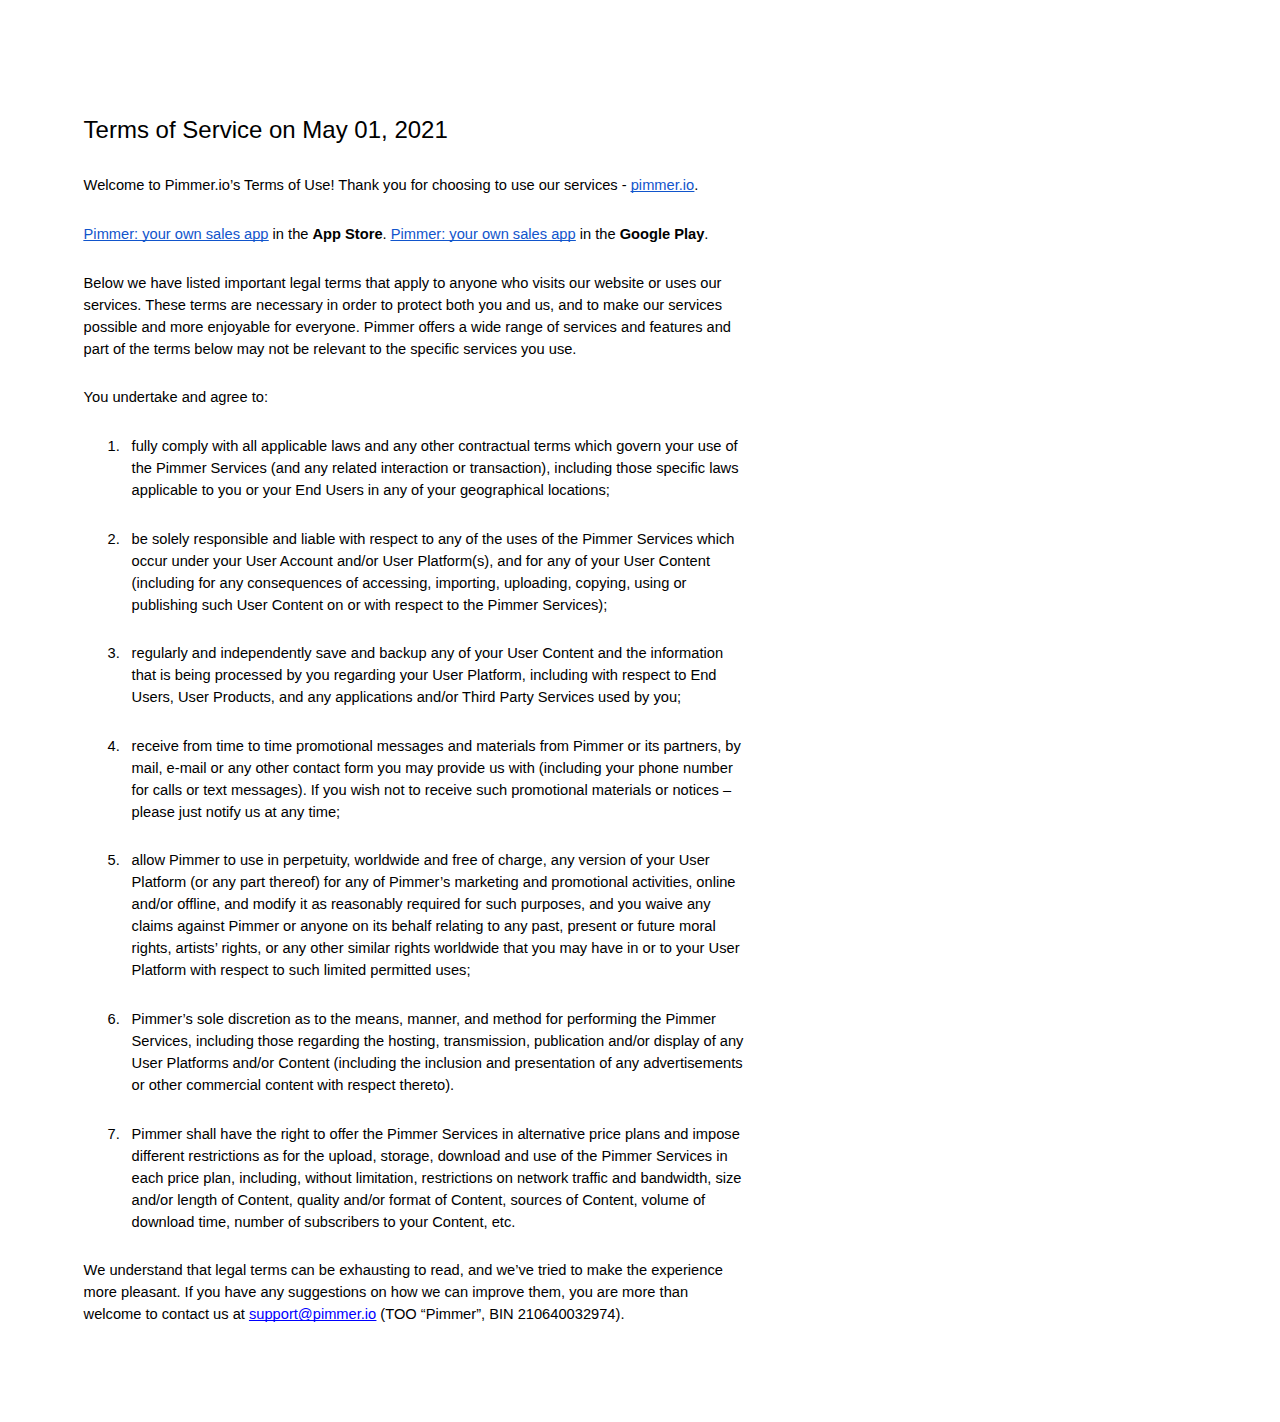
<file: terms/pimmer_terms_en.html>
<html><head><meta content="text/html; charset=UTF-8" http-equiv="content-type"><style type="text/css">ol.lst-kix_gpx5w93cwo1b-8.start{counter-reset:lst-ctn-kix_gpx5w93cwo1b-8 0}.lst-kix_ek5ihpxk9fwe-7>li:before{content:"" counter(lst-ctn-kix_ek5ihpxk9fwe-7,lower-latin) ". "}.lst-kix_ek5ihpxk9fwe-8>li:before{content:"" counter(lst-ctn-kix_ek5ihpxk9fwe-8,lower-roman) ". "}ol.lst-kix_gpx5w93cwo1b-1.start{counter-reset:lst-ctn-kix_gpx5w93cwo1b-1 0}.lst-kix_ek5ihpxk9fwe-5>li:before{content:"" counter(lst-ctn-kix_ek5ihpxk9fwe-5,lower-roman) ". "}.lst-kix_ek5ihpxk9fwe-6>li:before{content:"" counter(lst-ctn-kix_ek5ihpxk9fwe-6,decimal) ". "}.lst-kix_ek5ihpxk9fwe-4>li{counter-increment:lst-ctn-kix_ek5ihpxk9fwe-4}ol.lst-kix_ek5ihpxk9fwe-5.start{counter-reset:lst-ctn-kix_ek5ihpxk9fwe-5 0}.lst-kix_gpx5w93cwo1b-4>li{counter-increment:lst-ctn-kix_gpx5w93cwo1b-4}ol.lst-kix_ek5ihpxk9fwe-1.start{counter-reset:lst-ctn-kix_ek5ihpxk9fwe-1 0}.lst-kix_gpx5w93cwo1b-5>li{counter-increment:lst-ctn-kix_gpx5w93cwo1b-5}ol.lst-kix_gpx5w93cwo1b-2.start{counter-reset:lst-ctn-kix_gpx5w93cwo1b-2 0}ol.lst-kix_ek5ihpxk9fwe-4.start{counter-reset:lst-ctn-kix_ek5ihpxk9fwe-4 0}.lst-kix_ek5ihpxk9fwe-0>li{counter-increment:lst-ctn-kix_ek5ihpxk9fwe-0}ol.lst-kix_ek5ihpxk9fwe-2.start{counter-reset:lst-ctn-kix_ek5ihpxk9fwe-2 0}.lst-kix_ek5ihpxk9fwe-3>li{counter-increment:lst-ctn-kix_ek5ihpxk9fwe-3}.lst-kix_ek5ihpxk9fwe-6>li{counter-increment:lst-ctn-kix_ek5ihpxk9fwe-6}.lst-kix_gpx5w93cwo1b-3>li{counter-increment:lst-ctn-kix_gpx5w93cwo1b-3}.lst-kix_gpx5w93cwo1b-6>li{counter-increment:lst-ctn-kix_gpx5w93cwo1b-6}ol.lst-kix_gpx5w93cwo1b-5.start{counter-reset:lst-ctn-kix_gpx5w93cwo1b-5 0}ol.lst-kix_ek5ihpxk9fwe-8.start{counter-reset:lst-ctn-kix_ek5ihpxk9fwe-8 0}.lst-kix_gpx5w93cwo1b-0>li{counter-increment:lst-ctn-kix_gpx5w93cwo1b-0}.lst-kix_ek5ihpxk9fwe-7>li{counter-increment:lst-ctn-kix_ek5ihpxk9fwe-7}ol.lst-kix_gpx5w93cwo1b-3.start{counter-reset:lst-ctn-kix_gpx5w93cwo1b-3 0}ol.lst-kix_gpx5w93cwo1b-3{list-style-type:none}ol.lst-kix_gpx5w93cwo1b-2{list-style-type:none}.lst-kix_gpx5w93cwo1b-7>li{counter-increment:lst-ctn-kix_gpx5w93cwo1b-7}ol.lst-kix_gpx5w93cwo1b-5{list-style-type:none}ol.lst-kix_gpx5w93cwo1b-4{list-style-type:none}.lst-kix_ek5ihpxk9fwe-1>li{counter-increment:lst-ctn-kix_ek5ihpxk9fwe-1}.lst-kix_gpx5w93cwo1b-1>li{counter-increment:lst-ctn-kix_gpx5w93cwo1b-1}ol.lst-kix_gpx5w93cwo1b-1{list-style-type:none}ol.lst-kix_gpx5w93cwo1b-0{list-style-type:none}ol.lst-kix_ek5ihpxk9fwe-7.start{counter-reset:lst-ctn-kix_ek5ihpxk9fwe-7 0}.lst-kix_gpx5w93cwo1b-7>li:before{content:"" counter(lst-ctn-kix_gpx5w93cwo1b-7,lower-latin) ". "}.lst-kix_gpx5w93cwo1b-8>li:before{content:"" counter(lst-ctn-kix_gpx5w93cwo1b-8,lower-roman) ". "}.lst-kix_gpx5w93cwo1b-8>li{counter-increment:lst-ctn-kix_gpx5w93cwo1b-8}ol.lst-kix_gpx5w93cwo1b-6.start{counter-reset:lst-ctn-kix_gpx5w93cwo1b-6 0}.lst-kix_gpx5w93cwo1b-2>li:before{content:"" counter(lst-ctn-kix_gpx5w93cwo1b-2,lower-roman) ". "}.lst-kix_gpx5w93cwo1b-4>li:before{content:"" counter(lst-ctn-kix_gpx5w93cwo1b-4,lower-latin) ". "}ol.lst-kix_gpx5w93cwo1b-7.start{counter-reset:lst-ctn-kix_gpx5w93cwo1b-7 0}.lst-kix_gpx5w93cwo1b-2>li{counter-increment:lst-ctn-kix_gpx5w93cwo1b-2}.lst-kix_gpx5w93cwo1b-3>li:before{content:"" counter(lst-ctn-kix_gpx5w93cwo1b-3,decimal) ". "}ol.lst-kix_gpx5w93cwo1b-0.start{counter-reset:lst-ctn-kix_gpx5w93cwo1b-0 0}.lst-kix_gpx5w93cwo1b-6>li:before{content:"" counter(lst-ctn-kix_gpx5w93cwo1b-6,decimal) ". "}ol.lst-kix_ek5ihpxk9fwe-6.start{counter-reset:lst-ctn-kix_ek5ihpxk9fwe-6 0}li.li-bullet-0:before{margin-left:-18pt;white-space:nowrap;display:inline-block;min-width:18pt}ol.lst-kix_ek5ihpxk9fwe-7{list-style-type:none}ol.lst-kix_ek5ihpxk9fwe-8{list-style-type:none}ol.lst-kix_gpx5w93cwo1b-4.start{counter-reset:lst-ctn-kix_gpx5w93cwo1b-4 0}.lst-kix_gpx5w93cwo1b-5>li:before{content:"" counter(lst-ctn-kix_gpx5w93cwo1b-5,lower-roman) ". "}ol.lst-kix_ek5ihpxk9fwe-5{list-style-type:none}.lst-kix_ek5ihpxk9fwe-0>li:before{content:"" counter(lst-ctn-kix_ek5ihpxk9fwe-0,decimal) ". "}ol.lst-kix_ek5ihpxk9fwe-6{list-style-type:none}ol.lst-kix_ek5ihpxk9fwe-3{list-style-type:none}ol.lst-kix_ek5ihpxk9fwe-4{list-style-type:none}.lst-kix_ek5ihpxk9fwe-5>li{counter-increment:lst-ctn-kix_ek5ihpxk9fwe-5}ol.lst-kix_ek5ihpxk9fwe-0.start{counter-reset:lst-ctn-kix_ek5ihpxk9fwe-0 0}ol.lst-kix_ek5ihpxk9fwe-1{list-style-type:none}ol.lst-kix_gpx5w93cwo1b-7{list-style-type:none}.lst-kix_ek5ihpxk9fwe-1>li:before{content:"" counter(lst-ctn-kix_ek5ihpxk9fwe-1,lower-latin) ". "}.lst-kix_ek5ihpxk9fwe-2>li:before{content:"" counter(lst-ctn-kix_ek5ihpxk9fwe-2,lower-roman) ". "}ol.lst-kix_ek5ihpxk9fwe-2{list-style-type:none}ol.lst-kix_gpx5w93cwo1b-6{list-style-type:none}ol.lst-kix_ek5ihpxk9fwe-0{list-style-type:none}.lst-kix_ek5ihpxk9fwe-8>li{counter-increment:lst-ctn-kix_ek5ihpxk9fwe-8}ol.lst-kix_gpx5w93cwo1b-8{list-style-type:none}.lst-kix_ek5ihpxk9fwe-3>li:before{content:"" counter(lst-ctn-kix_ek5ihpxk9fwe-3,decimal) ". "}.lst-kix_ek5ihpxk9fwe-4>li:before{content:"" counter(lst-ctn-kix_ek5ihpxk9fwe-4,lower-latin) ". "}.lst-kix_gpx5w93cwo1b-0>li:before{content:"" counter(lst-ctn-kix_gpx5w93cwo1b-0,decimal) ". "}ol.lst-kix_ek5ihpxk9fwe-3.start{counter-reset:lst-ctn-kix_ek5ihpxk9fwe-3 0}.lst-kix_ek5ihpxk9fwe-2>li{counter-increment:lst-ctn-kix_ek5ihpxk9fwe-2}.lst-kix_gpx5w93cwo1b-1>li:before{content:"" counter(lst-ctn-kix_gpx5w93cwo1b-1,lower-latin) ". "}ol{margin:0;padding:0}table td,table th{padding:0}.c10{padding-top:0pt;padding-bottom:0pt;line-height:1.15;orphans:2;widows:2;text-align:left;height:11pt}.c9{background-color:#ffffff;padding-top:10pt;padding-bottom:10pt;line-height:1.5;orphans:2;widows:2;text-align:justify}.c4{color:#000000;font-weight:400;text-decoration:none;vertical-align:baseline;font-size:11pt;font-family:"Arial";font-style:normal}.c1{padding-top:10pt;padding-bottom:10pt;line-height:1.5;orphans:2;widows:2;text-align:left}.c0{text-decoration-skip-ink:none;-webkit-text-decoration-skip:none;color:#1155cc;text-decoration:underline}.c8{text-decoration-skip-ink:none;-webkit-text-decoration-skip:none;color:#0000ff;text-decoration:underline}.c7{background-color:#ffffff;max-width:498.6pt;padding:56.7pt 56.7pt 56.7pt 56.7pt}.c2{padding:0;margin:0}.c6{margin-left:36pt;padding-left:0pt}.c5{color:inherit;text-decoration:inherit}.c12{color:#0000ff}.c3{font-weight:700}.c11{font-size:18pt}.title{padding-top:0pt;color:#000000;font-size:26pt;padding-bottom:3pt;font-family:"Arial";line-height:1.15;page-break-after:avoid;orphans:2;widows:2;text-align:left}.subtitle{padding-top:0pt;color:#666666;font-size:15pt;padding-bottom:16pt;font-family:"Arial";line-height:1.15;page-break-after:avoid;orphans:2;widows:2;text-align:left}li{color:#000000;font-size:11pt;font-family:"Arial"}p{margin:0;color:#000000;font-size:11pt;font-family:"Arial"}h1{padding-top:20pt;color:#000000;font-size:20pt;padding-bottom:6pt;font-family:"Arial";line-height:1.15;page-break-after:avoid;orphans:2;widows:2;text-align:left}h2{padding-top:18pt;color:#000000;font-size:16pt;padding-bottom:6pt;font-family:"Arial";line-height:1.15;page-break-after:avoid;orphans:2;widows:2;text-align:left}h3{padding-top:16pt;color:#434343;font-size:14pt;padding-bottom:4pt;font-family:"Arial";line-height:1.15;page-break-after:avoid;orphans:2;widows:2;text-align:left}h4{padding-top:14pt;color:#666666;font-size:12pt;padding-bottom:4pt;font-family:"Arial";line-height:1.15;page-break-after:avoid;orphans:2;widows:2;text-align:left}h5{padding-top:12pt;color:#666666;font-size:11pt;padding-bottom:4pt;font-family:"Arial";line-height:1.15;page-break-after:avoid;orphans:2;widows:2;text-align:left}h6{padding-top:12pt;color:#666666;font-size:11pt;padding-bottom:4pt;font-family:"Arial";line-height:1.15;page-break-after:avoid;font-style:italic;orphans:2;widows:2;text-align:left}</style></head><body class="c7 doc-content"><div><p class="c10"><span class="c4"></span></p></div><p class="c1"><span class="c11">Terms of Service on May 01, 2021</span></p><p class="c1"><span>Welcome to Pimmer.io&rsquo;s Terms of Use! Thank you for choosing to use our services - </span><span class="c0"><a class="c5" href="https://www.google.com/url?q=https://pimmer.io/&amp;sa=D&amp;source=editors&amp;ust=1677405767857569&amp;usg=AOvVaw0rhL6YQV0PaWz_psuwSZP1">pimmer.io</a></span><span class="c4">.</span></p><p class="c9"><span class="c0"><a class="c5" href="https://www.google.com/url?q=https://apps.apple.com/ru/app/id1542246847&amp;sa=D&amp;source=editors&amp;ust=1677405767858137&amp;usg=AOvVaw2BYNZEzZAZ9JuP1enCZXZE">Pimmer: your own sales app</a></span><span>&nbsp;in the </span><span class="c3">App Store</span><span>.</span><span class="c12">&nbsp;</span><span class="c0"><a class="c5" href="https://www.google.com/url?q=https://play.google.com/store/apps/details?id%3Dcom.io.pimmer&amp;sa=D&amp;source=editors&amp;ust=1677405767858670&amp;usg=AOvVaw2nlhUsKzct7Adp5oQYt01y">Pimmer: your own sales app</a></span><span>&nbsp;in the </span><span class="c3">Google Play</span><span class="c4">. </span></p><p class="c1"><span class="c4">Below we have listed important legal terms that apply to anyone who visits our website or uses our services. These terms are necessary in order to protect both you and us, and to make our services possible and more enjoyable for everyone. Pimmer offers a wide range of services and features and part of the terms below may not be relevant to the specific services you use.</span></p><p class="c1"><span class="c4">You undertake and agree to:</span></p><ol class="c2 lst-kix_ek5ihpxk9fwe-0 start" start="1"><li class="c1 c6 li-bullet-0"><span class="c4">fully comply with all applicable laws and any other contractual terms which govern your use of the Pimmer Services (and any related interaction or transaction), including those specific laws applicable to you or your End Users in any of your geographical locations;</span></li><li class="c1 c6 li-bullet-0"><span class="c4">be solely responsible and liable with respect to any of the uses of the Pimmer Services which occur under your User Account and/or User Platform(s), and for any of your User Content (including for any consequences of accessing, importing, uploading, copying, using or publishing such User Content on or with respect to the Pimmer Services);</span></li><li class="c1 c6 li-bullet-0"><span class="c4">regularly and independently save and backup any of your User Content and the information that is being processed by you regarding your User Platform, including with respect to End Users, User Products, and any applications and/or Third Party Services used by you;</span></li><li class="c1 c6 li-bullet-0"><span class="c4">receive from time to time promotional messages and materials from Pimmer or its partners, by mail, e-mail or any other contact form you may provide us with (including your phone number for calls or text messages). If you wish not to receive such promotional materials or notices &ndash; please just notify us at any time;</span></li><li class="c1 c6 li-bullet-0"><span class="c4">allow Pimmer to use in perpetuity, worldwide and free of charge, any version of your User Platform (or any part thereof) for any of Pimmer&rsquo;s marketing and promotional activities, online and/or offline, and modify it as reasonably required for such purposes, and you waive any claims against Pimmer or anyone on its behalf relating to any past, present or future moral rights, artists&rsquo; rights, or any other similar rights worldwide that you may have in or to your User Platform with respect to such limited permitted uses;</span></li><li class="c1 c6 li-bullet-0"><span class="c4">Pimmer&rsquo;s sole discretion as to the means, manner, and method for performing the Pimmer Services, including those regarding the hosting, transmission, publication and/or display of any User Platforms and/or Content (including the inclusion and presentation of any advertisements or other commercial content with respect thereto).</span></li><li class="c1 c6 li-bullet-0"><span class="c4">Pimmer shall have the right to offer the Pimmer Services in alternative price plans and impose different restrictions as for the upload, storage, download and use of the Pimmer Services in each price plan, including, without limitation, restrictions on network traffic and bandwidth, size and/or length of Content, quality and/or format of Content, sources of Content, volume of download time, number of subscribers to your Content, etc.</span></li></ol><p class="c1"><span>We understand that legal terms can be exhausting to read, and we&rsquo;ve tried to make the experience more pleasant. If you have any suggestions on how we can improve them, you are more than welcome to contact us at </span><span class="c8"><a class="c5" href="mailto:support@pimmer.io">support@pimmer.io</a></span><span>&nbsp;(TOO &ldquo;Pimmer&rdquo;, BIN 210640032974)</span><span class="c4">.</span></p></body></html>
</file>
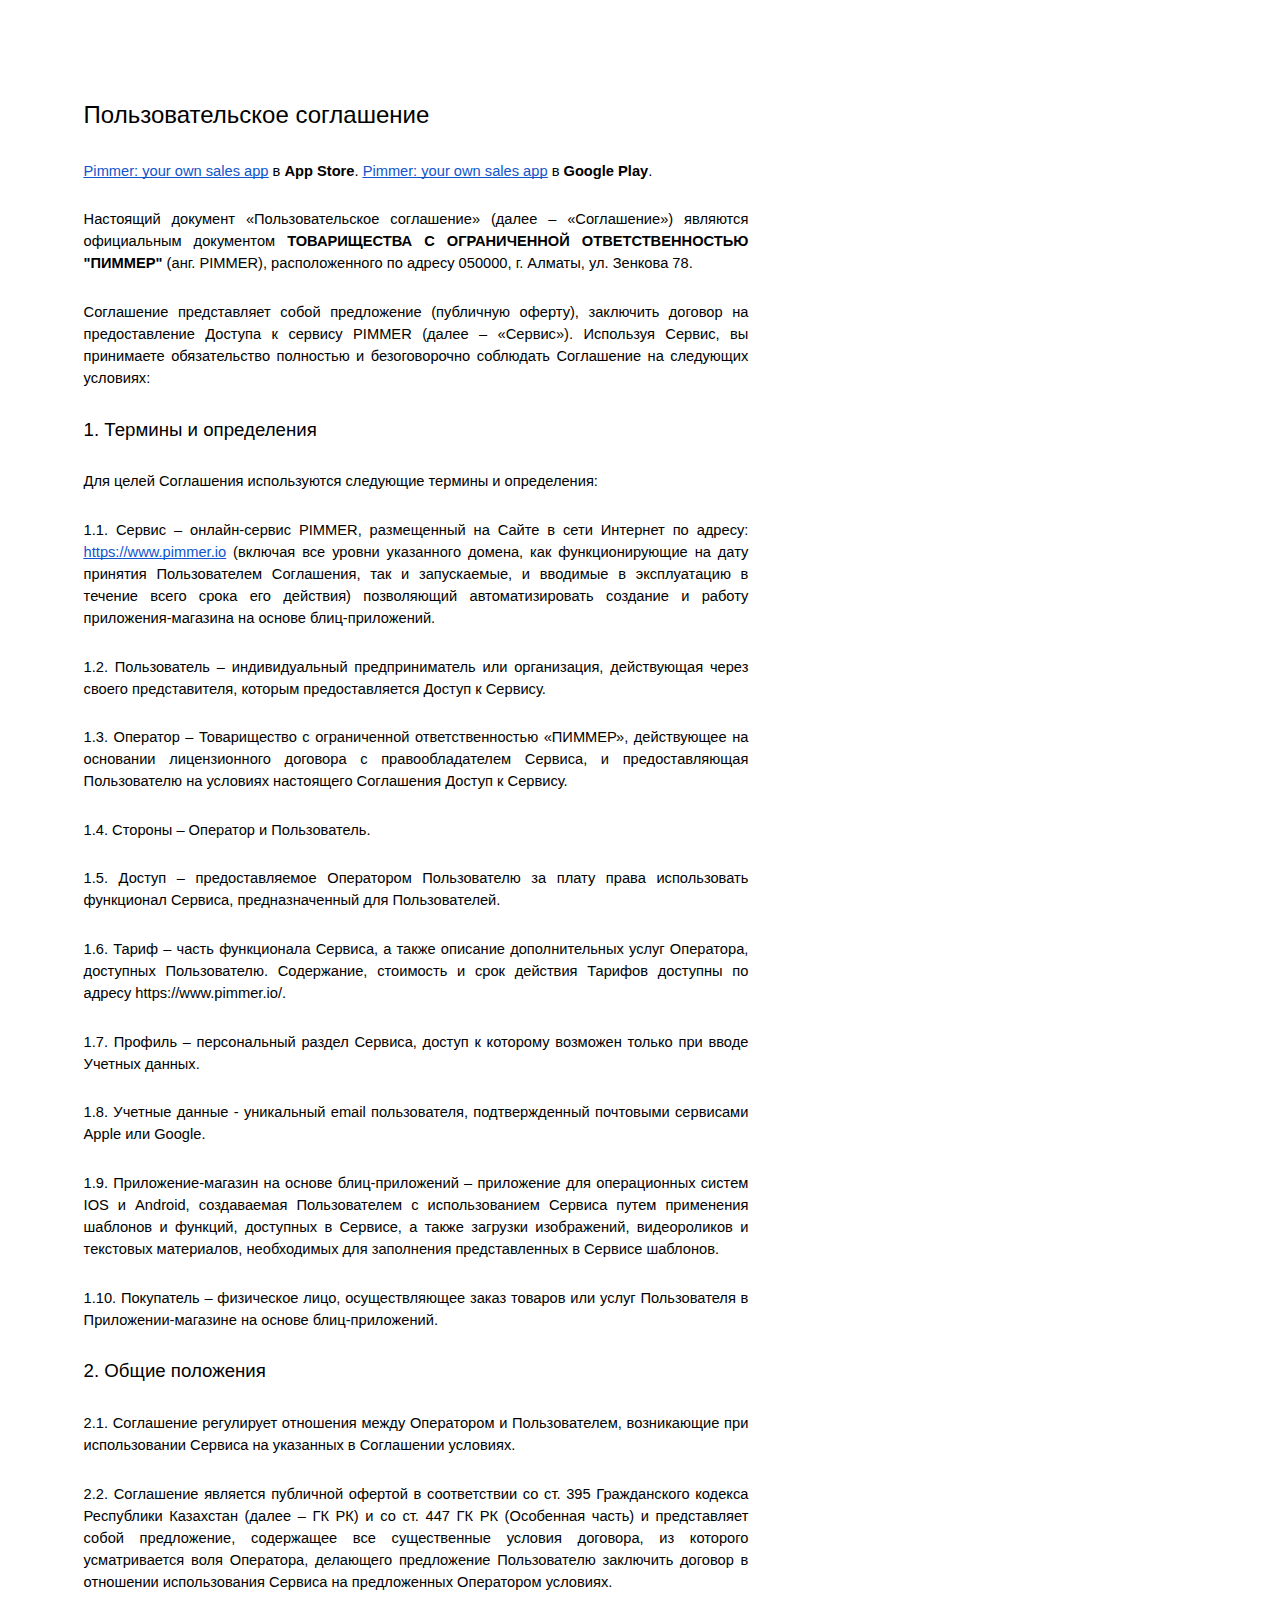
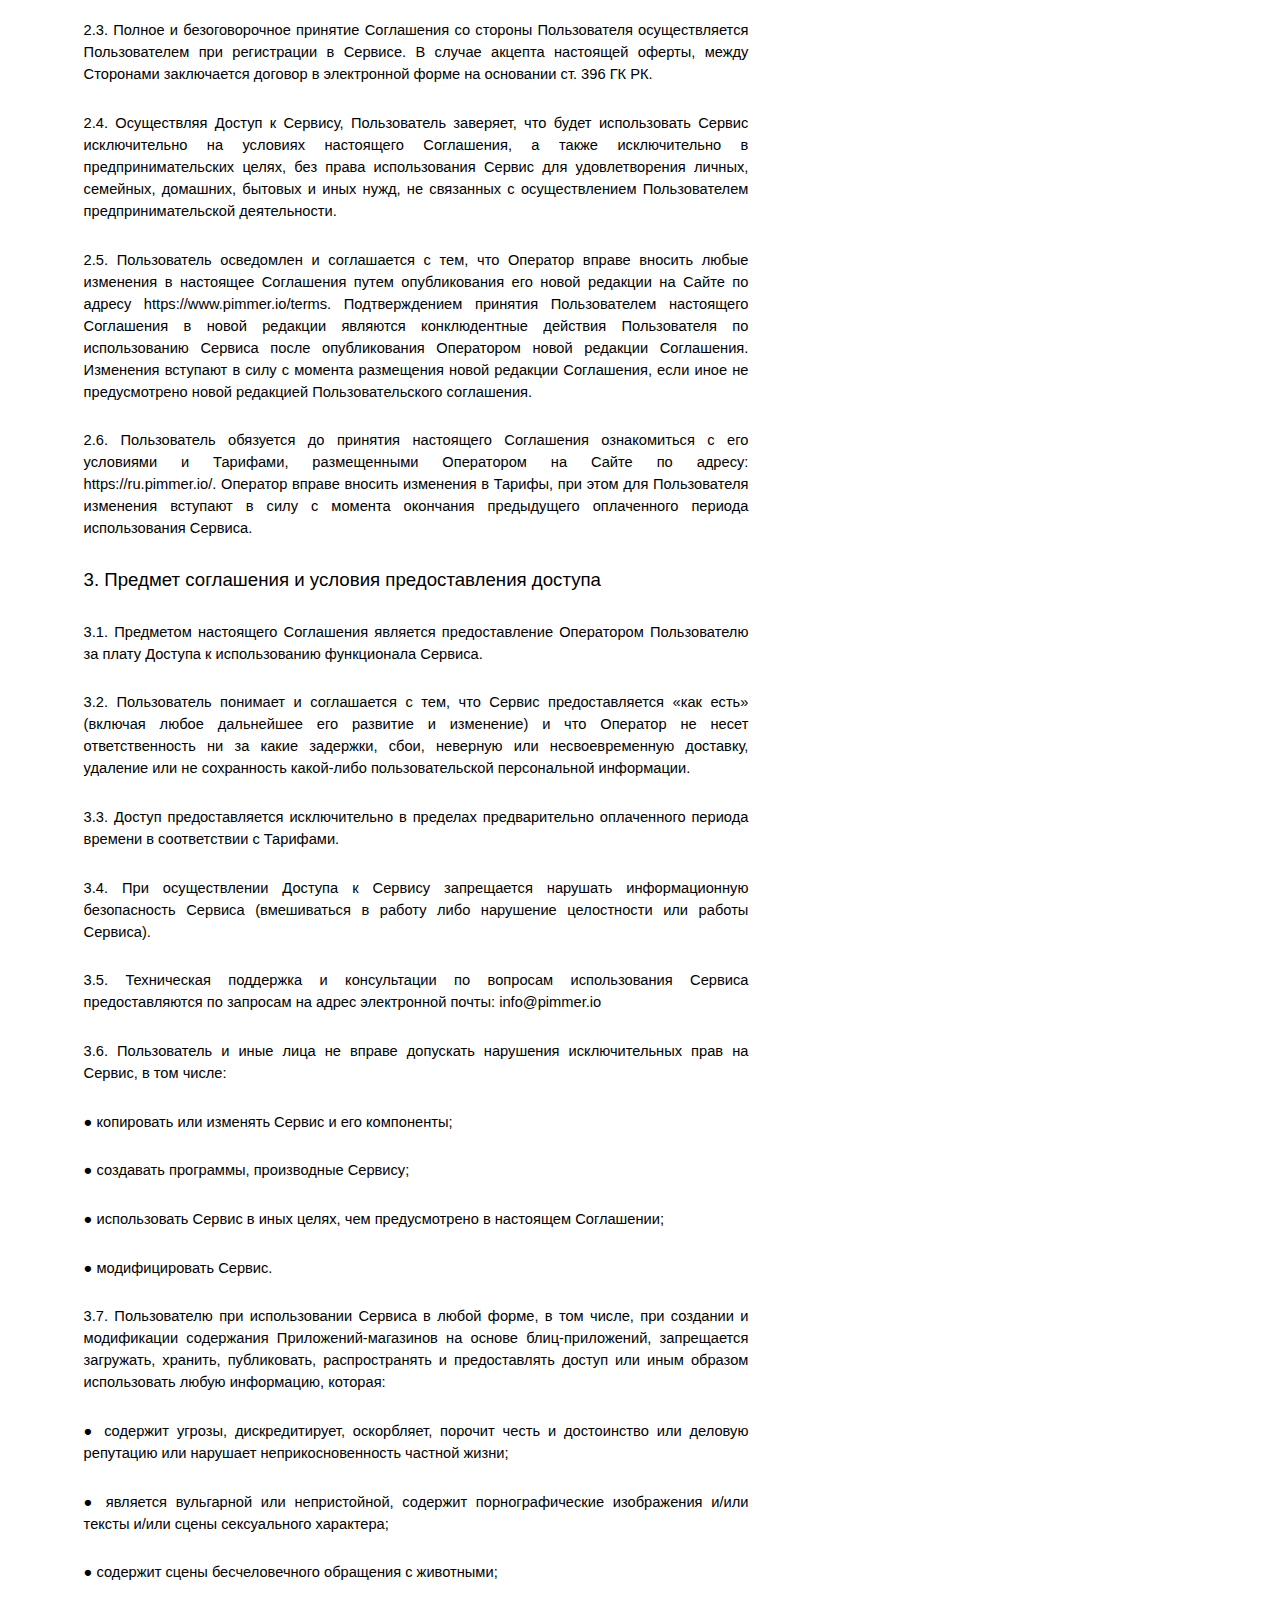
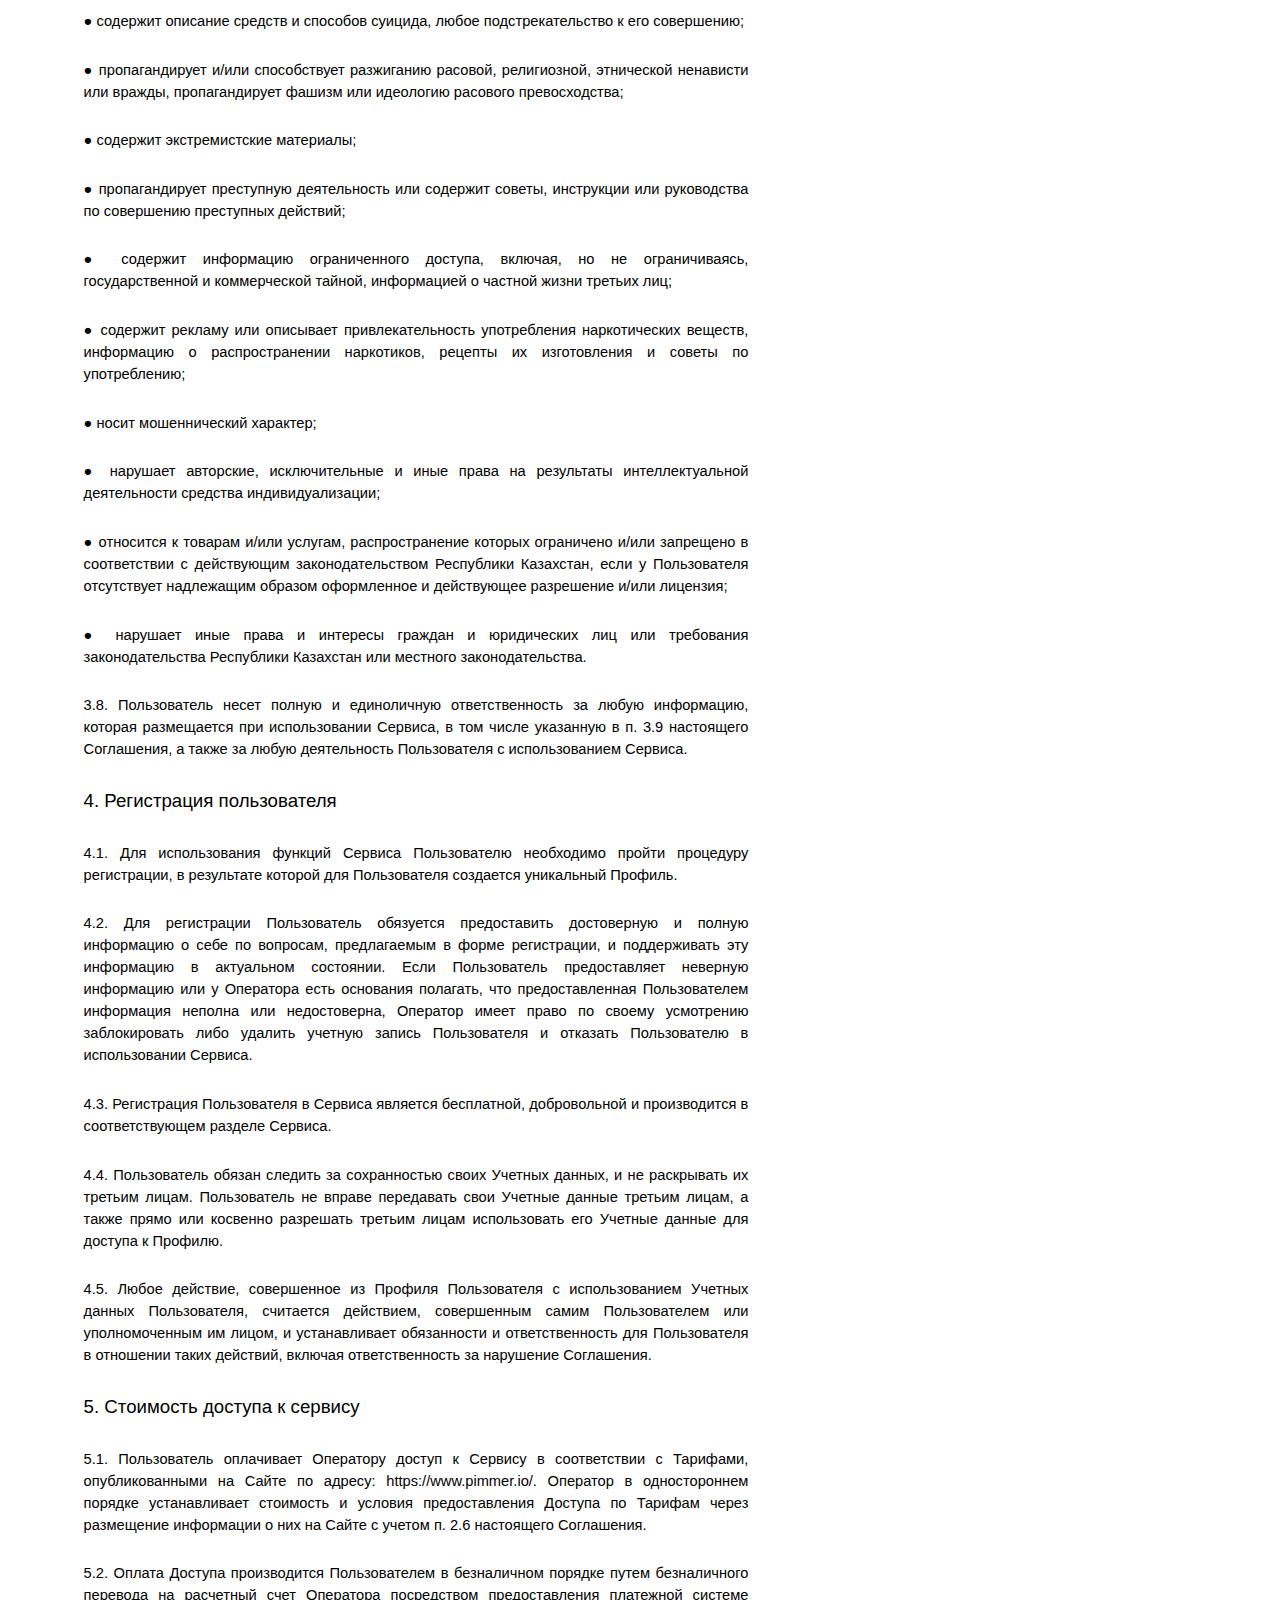
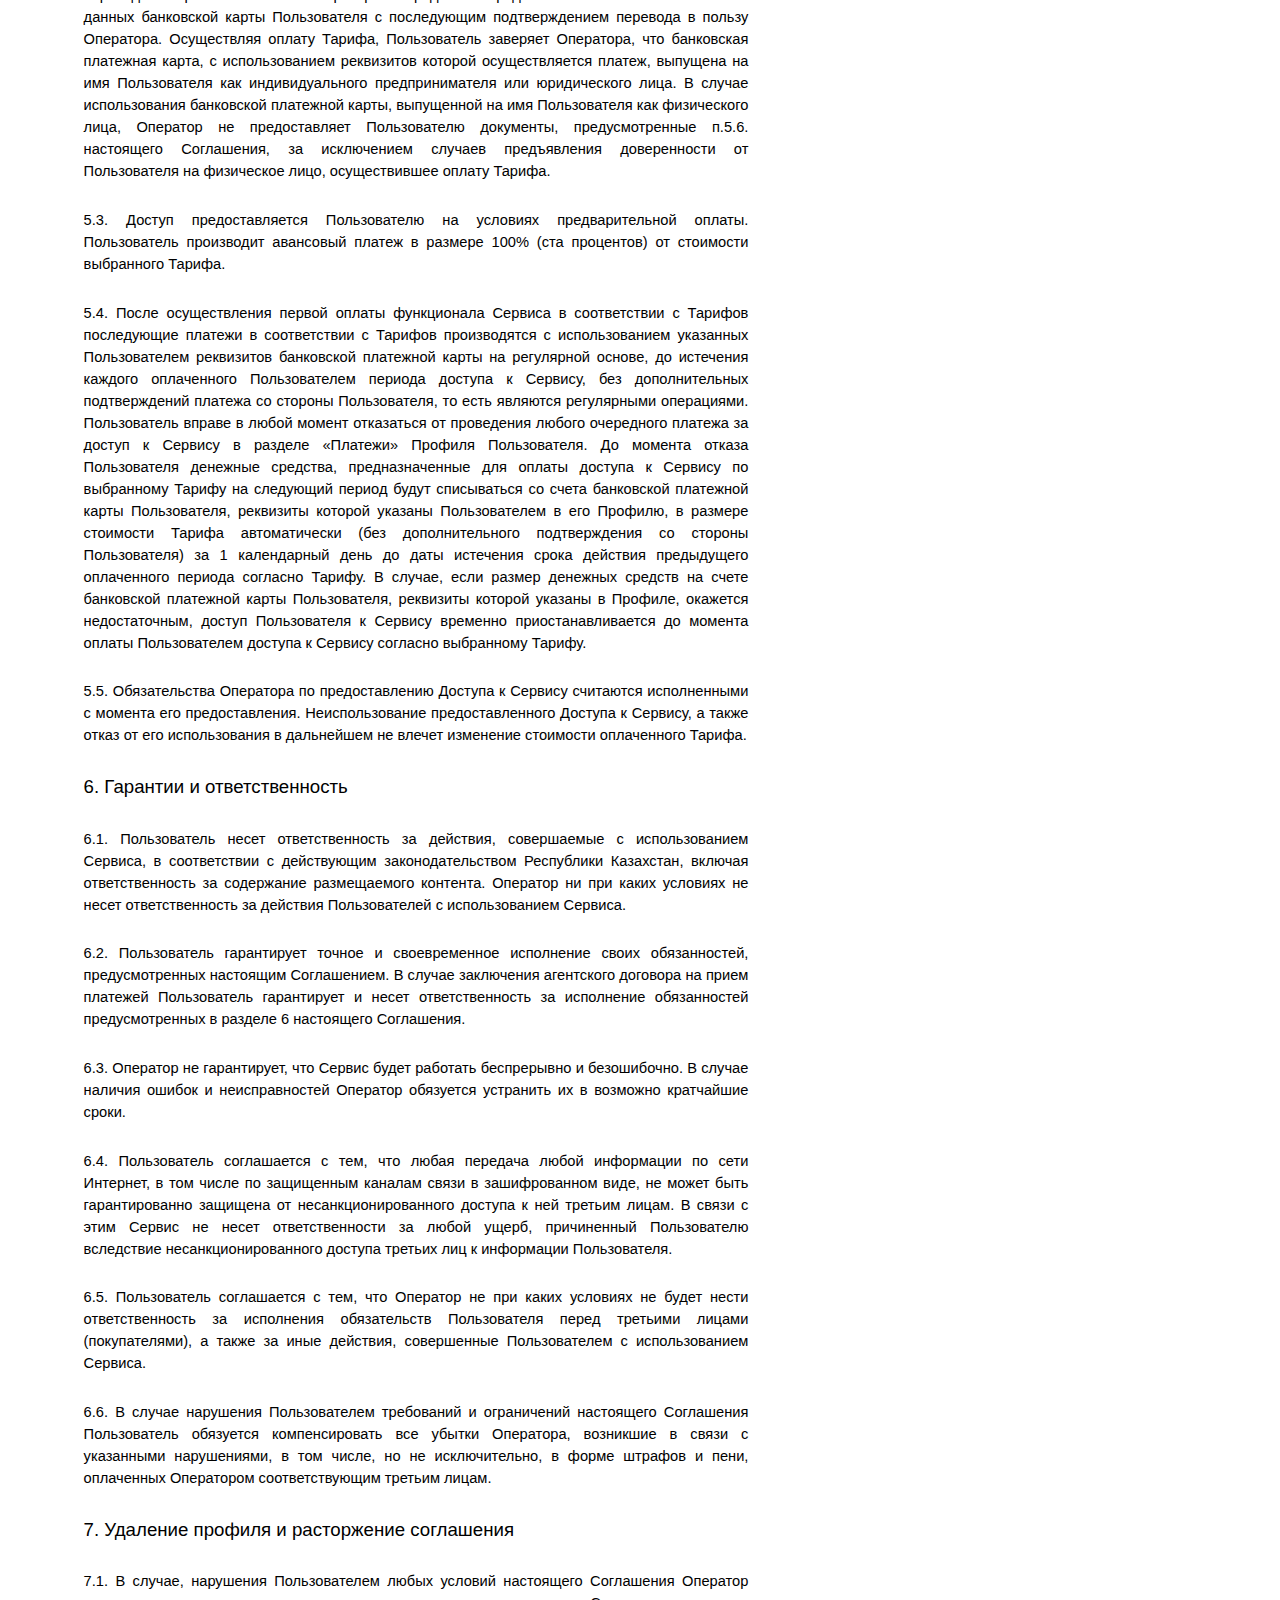
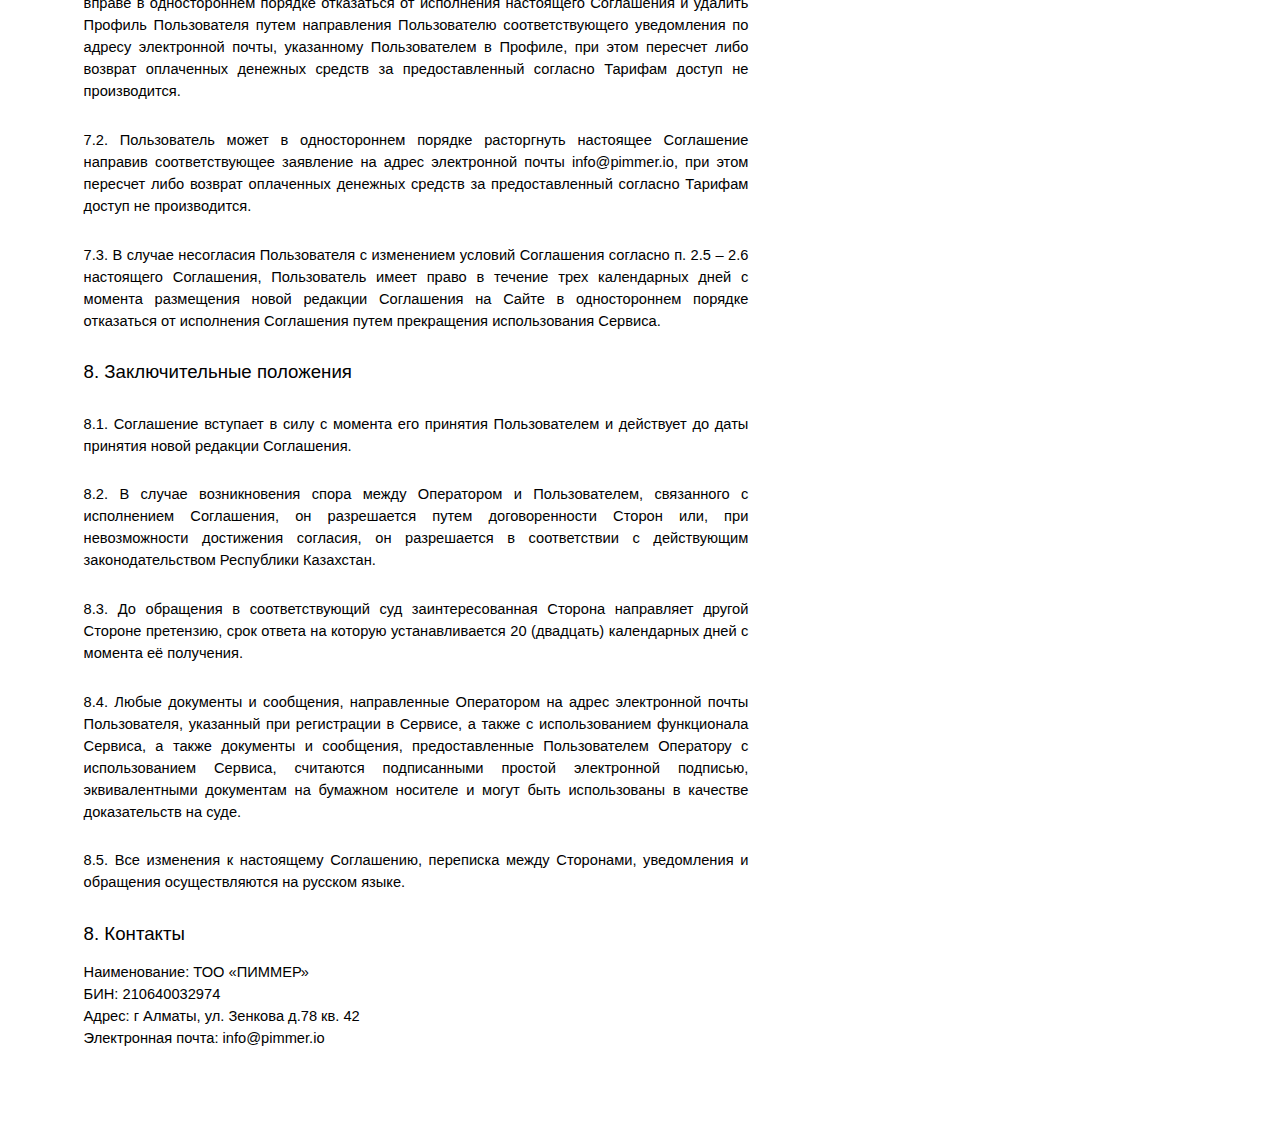
<file: terms/pimmer_terms_ru.html>
<html><head><meta content="text/html; charset=UTF-8" http-equiv="content-type"><style type="text/css">@import url('https://themes.googleusercontent.com/fonts/css?kit=fpjTOVmNbO4Lz34iLyptLUXza5VhXqVC6o75Eld_V98');ol.lst-kix_list_1-3{list-style-type:none}ol.lst-kix_list_1-4{list-style-type:none}ol.lst-kix_list_1-5{list-style-type:none}ol.lst-kix_list_1-6{list-style-type:none}ol.lst-kix_list_1-0{list-style-type:none}.lst-kix_list_1-4>li{counter-increment:lst-ctn-kix_list_1-4}ol.lst-kix_list_1-1{list-style-type:none}ol.lst-kix_list_1-2{list-style-type:none}ol.lst-kix_list_1-6.start{counter-reset:lst-ctn-kix_list_1-6 0}.lst-kix_list_1-1>li{counter-increment:lst-ctn-kix_list_1-1}ol.lst-kix_list_1-3.start{counter-reset:lst-ctn-kix_list_1-3 0}ol.lst-kix_list_1-2.start{counter-reset:lst-ctn-kix_list_1-2 0}ol.lst-kix_list_1-8.start{counter-reset:lst-ctn-kix_list_1-8 0}.lst-kix_list_1-0>li:before{content:"" counter(lst-ctn-kix_list_1-0,decimal) ". "}ol.lst-kix_list_1-5.start{counter-reset:lst-ctn-kix_list_1-5 0}ol.lst-kix_list_1-7{list-style-type:none}.lst-kix_list_1-1>li:before{content:"" counter(lst-ctn-kix_list_1-1,lower-latin) ". "}.lst-kix_list_1-2>li:before{content:"" counter(lst-ctn-kix_list_1-2,lower-roman) ". "}.lst-kix_list_1-7>li{counter-increment:lst-ctn-kix_list_1-7}ol.lst-kix_list_1-8{list-style-type:none}.lst-kix_list_1-3>li:before{content:"" counter(lst-ctn-kix_list_1-3,decimal) ". "}.lst-kix_list_1-4>li:before{content:"" counter(lst-ctn-kix_list_1-4,lower-latin) ". "}ol.lst-kix_list_1-0.start{counter-reset:lst-ctn-kix_list_1-0 0}.lst-kix_list_1-0>li{counter-increment:lst-ctn-kix_list_1-0}.lst-kix_list_1-6>li{counter-increment:lst-ctn-kix_list_1-6}.lst-kix_list_1-7>li:before{content:"" counter(lst-ctn-kix_list_1-7,lower-latin) ". "}.lst-kix_list_1-3>li{counter-increment:lst-ctn-kix_list_1-3}.lst-kix_list_1-5>li:before{content:"" counter(lst-ctn-kix_list_1-5,lower-roman) ". "}.lst-kix_list_1-6>li:before{content:"" counter(lst-ctn-kix_list_1-6,decimal) ". "}ol.lst-kix_list_1-7.start{counter-reset:lst-ctn-kix_list_1-7 0}.lst-kix_list_1-2>li{counter-increment:lst-ctn-kix_list_1-2}.lst-kix_list_1-5>li{counter-increment:lst-ctn-kix_list_1-5}.lst-kix_list_1-8>li{counter-increment:lst-ctn-kix_list_1-8}ol.lst-kix_list_1-4.start{counter-reset:lst-ctn-kix_list_1-4 0}.lst-kix_list_1-8>li:before{content:"" counter(lst-ctn-kix_list_1-8,lower-roman) ". "}ol.lst-kix_list_1-1.start{counter-reset:lst-ctn-kix_list_1-1 0}ol{margin:0;padding:0}table td,table th{padding:0}.c0{color:#000000;font-weight:400;text-decoration:none;vertical-align:baseline;font-size:11pt;font-family:"Arial";font-style:normal}.c2{padding-top:10pt;padding-bottom:10pt;line-height:1.5;orphans:2;widows:2;text-align:justify}.c6{padding-top:0pt;padding-bottom:0pt;line-height:1.5;orphans:2;widows:2;text-align:justify}.c4{color:#000000;text-decoration:none;vertical-align:baseline;font-size:18pt;font-style:normal}.c15{text-decoration:none;vertical-align:baseline;font-size:18pt;font-style:normal}.c10{-webkit-text-decoration-skip:none;color:#1155cc;text-decoration:underline;text-decoration-skip-ink:none}.c5{color:#000000;text-decoration:none;vertical-align:baseline;font-style:normal}.c1{font-size:14pt;font-family:"Arial";font-weight:400}.c7{font-weight:700;font-family:"Arial"}.c12{color:inherit;text-decoration:inherit}.c13{max-width:498.6pt;padding:56.7pt 56.7pt 56.7pt 56.7pt}.c3{font-weight:400;font-family:"Arial"}.c9{font-size:11pt}.c11{background-color:#ffff00}.c8{background-color:#ffffff}.c14{color:#0000ff}.title{padding-top:24pt;color:#000000;font-weight:700;font-size:36pt;padding-bottom:6pt;font-family:"Calibri";line-height:1.0791666666666666;page-break-after:avoid;orphans:2;widows:2;text-align:left}.subtitle{padding-top:18pt;color:#666666;font-size:24pt;padding-bottom:4pt;font-family:"Georgia";line-height:1.0791666666666666;page-break-after:avoid;font-style:italic;orphans:2;widows:2;text-align:left}li{color:#000000;font-size:11pt;font-family:"Calibri"}p{margin:0;color:#000000;font-size:11pt;font-family:"Calibri"}h1{padding-top:24pt;color:#000000;font-weight:700;font-size:24pt;padding-bottom:6pt;font-family:"Calibri";line-height:1.0791666666666666;page-break-after:avoid;orphans:2;widows:2;text-align:left}h2{padding-top:18pt;color:#000000;font-weight:700;font-size:18pt;padding-bottom:4pt;font-family:"Calibri";line-height:1.0791666666666666;page-break-after:avoid;orphans:2;widows:2;text-align:left}h3{padding-top:14pt;color:#000000;font-weight:700;font-size:14pt;padding-bottom:4pt;font-family:"Calibri";line-height:1.0791666666666666;page-break-after:avoid;orphans:2;widows:2;text-align:left}h4{padding-top:12pt;color:#000000;font-weight:700;font-size:12pt;padding-bottom:2pt;font-family:"Calibri";line-height:1.0791666666666666;page-break-after:avoid;orphans:2;widows:2;text-align:left}h5{padding-top:11pt;color:#000000;font-weight:700;font-size:11pt;padding-bottom:2pt;font-family:"Calibri";line-height:1.0791666666666666;page-break-after:avoid;orphans:2;widows:2;text-align:left}h6{padding-top:10pt;color:#000000;font-weight:700;font-size:10pt;padding-bottom:2pt;font-family:"Calibri";line-height:1.0791666666666666;page-break-after:avoid;orphans:2;widows:2;text-align:left}</style></head><body class="c8 c13 doc-content"><p class="c2"><span class="c3 c4">&#1055;&#1086;&#1083;&#1100;&#1079;&#1086;&#1074;&#1072;&#1090;&#1077;&#1083;&#1100;&#1089;&#1082;&#1086;&#1077; &#1089;&#1086;&#1075;&#1083;&#1072;&#1096;&#1077;&#1085;&#1080;&#1077;</span></p><p class="c2 c8"><span class="c10 c3"><a class="c12" href="https://www.google.com/url?q=https://apps.apple.com/ru/app/id1542246847&amp;sa=D&amp;source=editors&amp;ust=1677405771978063&amp;usg=AOvVaw3W2iKPRITZ2YsWkGHbzMXb">Pimmer: your own sales app</a></span><span class="c3">&nbsp;&#1074; </span><span class="c7">App Store</span><span class="c3">.</span><span class="c3 c14">&nbsp;</span><span class="c3 c10"><a class="c12" href="https://www.google.com/url?q=https://play.google.com/store/apps/details?id%3Dcom.io.pimmer&amp;sa=D&amp;source=editors&amp;ust=1677405771978414&amp;usg=AOvVaw3P3ez83QKL_Kx92jZ-R-cd">Pimmer: your own sales app</a></span><span class="c3">&nbsp;&#1074; </span><span class="c7">Google Play</span><span class="c3">. </span></p><p class="c2 c8"><span class="c3">&#1053;&#1072;&#1089;&#1090;&#1086;&#1103;&#1097;&#1080;&#1081; &#1076;&#1086;&#1082;&#1091;&#1084;&#1077;&#1085;&#1090; &laquo;&#1055;&#1086;&#1083;&#1100;&#1079;&#1086;&#1074;&#1072;&#1090;&#1077;&#1083;&#1100;&#1089;&#1082;&#1086;&#1077; &#1089;&#1086;&#1075;&#1083;&#1072;&#1096;&#1077;&#1085;&#1080;&#1077;&raquo; (&#1076;&#1072;&#1083;&#1077;&#1077; &ndash; &laquo;&#1057;&#1086;&#1075;&#1083;&#1072;&#1096;&#1077;&#1085;&#1080;&#1077;&raquo;) &#1103;&#1074;&#1083;&#1103;&#1102;&#1090;&#1089;&#1103; &#1086;&#1092;&#1080;&#1094;&#1080;&#1072;&#1083;&#1100;&#1085;&#1099;&#1084; &#1076;&#1086;&#1082;&#1091;&#1084;&#1077;&#1085;&#1090;&#1086;&#1084; </span><span class="c7">&#1058;&#1054;&#1042;&#1040;&#1056;&#1048;&#1065;&#1045;&#1057;&#1058;&#1042;&#1040; &#1057; &#1054;&#1043;&#1056;&#1040;&#1053;&#1048;&#1063;&#1045;&#1053;&#1053;&#1054;&#1049; &#1054;&#1058;&#1042;&#1045;&#1058;&#1057;&#1058;&#1042;&#1045;&#1053;&#1053;&#1054;&#1057;&#1058;&#1068;&#1070; &quot;&#1055;&#1048;&#1052;&#1052;&#1045;&#1056;&quot; </span><span class="c0">(&#1072;&#1085;&#1075;. PIMMER), &#1088;&#1072;&#1089;&#1087;&#1086;&#1083;&#1086;&#1078;&#1077;&#1085;&#1085;&#1086;&#1075;&#1086; &#1087;&#1086; &#1072;&#1076;&#1088;&#1077;&#1089;&#1091; 050000, &#1075;. &#1040;&#1083;&#1084;&#1072;&#1090;&#1099;, &#1091;&#1083;. &#1047;&#1077;&#1085;&#1082;&#1086;&#1074;&#1072; 78.</span></p><p class="c2"><span class="c0">&#1057;&#1086;&#1075;&#1083;&#1072;&#1096;&#1077;&#1085;&#1080;&#1077; &#1087;&#1088;&#1077;&#1076;&#1089;&#1090;&#1072;&#1074;&#1083;&#1103;&#1077;&#1090; &#1089;&#1086;&#1073;&#1086;&#1081; &#1087;&#1088;&#1077;&#1076;&#1083;&#1086;&#1078;&#1077;&#1085;&#1080;&#1077; (&#1087;&#1091;&#1073;&#1083;&#1080;&#1095;&#1085;&#1091;&#1102; &#1086;&#1092;&#1077;&#1088;&#1090;&#1091;), &#1079;&#1072;&#1082;&#1083;&#1102;&#1095;&#1080;&#1090;&#1100; &#1076;&#1086;&#1075;&#1086;&#1074;&#1086;&#1088; &#1085;&#1072; &#1087;&#1088;&#1077;&#1076;&#1086;&#1089;&#1090;&#1072;&#1074;&#1083;&#1077;&#1085;&#1080;&#1077; &#1044;&#1086;&#1089;&#1090;&#1091;&#1087;&#1072; &#1082; &#1089;&#1077;&#1088;&#1074;&#1080;&#1089;&#1091; PIMMER (&#1076;&#1072;&#1083;&#1077;&#1077; &ndash; &laquo;&#1057;&#1077;&#1088;&#1074;&#1080;&#1089;&raquo;). &#1048;&#1089;&#1087;&#1086;&#1083;&#1100;&#1079;&#1091;&#1103; &#1057;&#1077;&#1088;&#1074;&#1080;&#1089;, &#1074;&#1099; &#1087;&#1088;&#1080;&#1085;&#1080;&#1084;&#1072;&#1077;&#1090;&#1077; &#1086;&#1073;&#1103;&#1079;&#1072;&#1090;&#1077;&#1083;&#1100;&#1089;&#1090;&#1074;&#1086; &#1087;&#1086;&#1083;&#1085;&#1086;&#1089;&#1090;&#1100;&#1102; &#1080; &#1073;&#1077;&#1079;&#1086;&#1075;&#1086;&#1074;&#1086;&#1088;&#1086;&#1095;&#1085;&#1086; &#1089;&#1086;&#1073;&#1083;&#1102;&#1076;&#1072;&#1090;&#1100; &#1057;&#1086;&#1075;&#1083;&#1072;&#1096;&#1077;&#1085;&#1080;&#1077; &#1085;&#1072; &#1089;&#1083;&#1077;&#1076;&#1091;&#1102;&#1097;&#1080;&#1093; &#1091;&#1089;&#1083;&#1086;&#1074;&#1080;&#1103;&#1093;:</span></p><p class="c2"><span class="c5 c1">1. &#1058;&#1077;&#1088;&#1084;&#1080;&#1085;&#1099; &#1080; &#1086;&#1087;&#1088;&#1077;&#1076;&#1077;&#1083;&#1077;&#1085;&#1080;&#1103;</span></p><p class="c2"><span class="c0">&#1044;&#1083;&#1103; &#1094;&#1077;&#1083;&#1077;&#1081; &#1057;&#1086;&#1075;&#1083;&#1072;&#1096;&#1077;&#1085;&#1080;&#1103; &#1080;&#1089;&#1087;&#1086;&#1083;&#1100;&#1079;&#1091;&#1102;&#1090;&#1089;&#1103; &#1089;&#1083;&#1077;&#1076;&#1091;&#1102;&#1097;&#1080;&#1077; &#1090;&#1077;&#1088;&#1084;&#1080;&#1085;&#1099; &#1080; &#1086;&#1087;&#1088;&#1077;&#1076;&#1077;&#1083;&#1077;&#1085;&#1080;&#1103;:</span></p><p class="c2"><span class="c3">1.1. &#1057;&#1077;&#1088;&#1074;&#1080;&#1089; &ndash; &#1086;&#1085;&#1083;&#1072;&#1081;&#1085;-&#1089;&#1077;&#1088;&#1074;&#1080;&#1089; PIMMER, &#1088;&#1072;&#1079;&#1084;&#1077;&#1097;&#1077;&#1085;&#1085;&#1099;&#1081; &#1085;&#1072; &#1057;&#1072;&#1081;&#1090;&#1077; &#1074; &#1089;&#1077;&#1090;&#1080; &#1048;&#1085;&#1090;&#1077;&#1088;&#1085;&#1077;&#1090; &#1087;&#1086; &#1072;&#1076;&#1088;&#1077;&#1089;&#1091;: </span><span class="c10 c3"><a class="c12" href="https://www.google.com/url?q=https://www.pimmer.io&amp;sa=D&amp;source=editors&amp;ust=1677405771979321&amp;usg=AOvVaw0_7RBNI_NNS5UoHRsyIl6A">https://www.pimmer.io</a></span><span class="c3">&nbsp;</span><span class="c0">(&#1074;&#1082;&#1083;&#1102;&#1095;&#1072;&#1103; &#1074;&#1089;&#1077; &#1091;&#1088;&#1086;&#1074;&#1085;&#1080; &#1091;&#1082;&#1072;&#1079;&#1072;&#1085;&#1085;&#1086;&#1075;&#1086; &#1076;&#1086;&#1084;&#1077;&#1085;&#1072;, &#1082;&#1072;&#1082; &#1092;&#1091;&#1085;&#1082;&#1094;&#1080;&#1086;&#1085;&#1080;&#1088;&#1091;&#1102;&#1097;&#1080;&#1077; &#1085;&#1072; &#1076;&#1072;&#1090;&#1091; &#1087;&#1088;&#1080;&#1085;&#1103;&#1090;&#1080;&#1103; &#1055;&#1086;&#1083;&#1100;&#1079;&#1086;&#1074;&#1072;&#1090;&#1077;&#1083;&#1077;&#1084; &#1057;&#1086;&#1075;&#1083;&#1072;&#1096;&#1077;&#1085;&#1080;&#1103;, &#1090;&#1072;&#1082; &#1080; &#1079;&#1072;&#1087;&#1091;&#1089;&#1082;&#1072;&#1077;&#1084;&#1099;&#1077;, &#1080; &#1074;&#1074;&#1086;&#1076;&#1080;&#1084;&#1099;&#1077; &#1074; &#1101;&#1082;&#1089;&#1087;&#1083;&#1091;&#1072;&#1090;&#1072;&#1094;&#1080;&#1102; &#1074; &#1090;&#1077;&#1095;&#1077;&#1085;&#1080;&#1077; &#1074;&#1089;&#1077;&#1075;&#1086; &#1089;&#1088;&#1086;&#1082;&#1072; &#1077;&#1075;&#1086; &#1076;&#1077;&#1081;&#1089;&#1090;&#1074;&#1080;&#1103;) &#1087;&#1086;&#1079;&#1074;&#1086;&#1083;&#1103;&#1102;&#1097;&#1080;&#1081; &#1072;&#1074;&#1090;&#1086;&#1084;&#1072;&#1090;&#1080;&#1079;&#1080;&#1088;&#1086;&#1074;&#1072;&#1090;&#1100; &#1089;&#1086;&#1079;&#1076;&#1072;&#1085;&#1080;&#1077; &#1080; &#1088;&#1072;&#1073;&#1086;&#1090;&#1091; &#1087;&#1088;&#1080;&#1083;&#1086;&#1078;&#1077;&#1085;&#1080;&#1103;-&#1084;&#1072;&#1075;&#1072;&#1079;&#1080;&#1085;&#1072; &#1085;&#1072; &#1086;&#1089;&#1085;&#1086;&#1074;&#1077; &#1073;&#1083;&#1080;&#1094;-&#1087;&#1088;&#1080;&#1083;&#1086;&#1078;&#1077;&#1085;&#1080;&#1081;.</span></p><p class="c2"><span class="c0">1.2. &#1055;&#1086;&#1083;&#1100;&#1079;&#1086;&#1074;&#1072;&#1090;&#1077;&#1083;&#1100; &ndash; &#1080;&#1085;&#1076;&#1080;&#1074;&#1080;&#1076;&#1091;&#1072;&#1083;&#1100;&#1085;&#1099;&#1081; &#1087;&#1088;&#1077;&#1076;&#1087;&#1088;&#1080;&#1085;&#1080;&#1084;&#1072;&#1090;&#1077;&#1083;&#1100; &#1080;&#1083;&#1080; &#1086;&#1088;&#1075;&#1072;&#1085;&#1080;&#1079;&#1072;&#1094;&#1080;&#1103;, &#1076;&#1077;&#1081;&#1089;&#1090;&#1074;&#1091;&#1102;&#1097;&#1072;&#1103; &#1095;&#1077;&#1088;&#1077;&#1079; &#1089;&#1074;&#1086;&#1077;&#1075;&#1086; &#1087;&#1088;&#1077;&#1076;&#1089;&#1090;&#1072;&#1074;&#1080;&#1090;&#1077;&#1083;&#1103;, &#1082;&#1086;&#1090;&#1086;&#1088;&#1099;&#1084; &#1087;&#1088;&#1077;&#1076;&#1086;&#1089;&#1090;&#1072;&#1074;&#1083;&#1103;&#1077;&#1090;&#1089;&#1103; &#1044;&#1086;&#1089;&#1090;&#1091;&#1087; &#1082; &#1057;&#1077;&#1088;&#1074;&#1080;&#1089;&#1091;.</span></p><p class="c2"><span class="c0">1.3. &#1054;&#1087;&#1077;&#1088;&#1072;&#1090;&#1086;&#1088; &ndash; &#1058;&#1086;&#1074;&#1072;&#1088;&#1080;&#1097;&#1077;&#1089;&#1090;&#1074;&#1086; &#1089; &#1086;&#1075;&#1088;&#1072;&#1085;&#1080;&#1095;&#1077;&#1085;&#1085;&#1086;&#1081; &#1086;&#1090;&#1074;&#1077;&#1090;&#1089;&#1090;&#1074;&#1077;&#1085;&#1085;&#1086;&#1089;&#1090;&#1100;&#1102; &laquo;&#1055;&#1048;&#1052;&#1052;&#1045;&#1056;&raquo;, &#1076;&#1077;&#1081;&#1089;&#1090;&#1074;&#1091;&#1102;&#1097;&#1077;&#1077; &#1085;&#1072; &#1086;&#1089;&#1085;&#1086;&#1074;&#1072;&#1085;&#1080;&#1080; &#1083;&#1080;&#1094;&#1077;&#1085;&#1079;&#1080;&#1086;&#1085;&#1085;&#1086;&#1075;&#1086; &#1076;&#1086;&#1075;&#1086;&#1074;&#1086;&#1088;&#1072; &#1089; &#1087;&#1088;&#1072;&#1074;&#1086;&#1086;&#1073;&#1083;&#1072;&#1076;&#1072;&#1090;&#1077;&#1083;&#1077;&#1084; &#1057;&#1077;&#1088;&#1074;&#1080;&#1089;&#1072;, &#1080; &#1087;&#1088;&#1077;&#1076;&#1086;&#1089;&#1090;&#1072;&#1074;&#1083;&#1103;&#1102;&#1097;&#1072;&#1103; &#1055;&#1086;&#1083;&#1100;&#1079;&#1086;&#1074;&#1072;&#1090;&#1077;&#1083;&#1102; &#1085;&#1072; &#1091;&#1089;&#1083;&#1086;&#1074;&#1080;&#1103;&#1093; &#1085;&#1072;&#1089;&#1090;&#1086;&#1103;&#1097;&#1077;&#1075;&#1086; &#1057;&#1086;&#1075;&#1083;&#1072;&#1096;&#1077;&#1085;&#1080;&#1103; &#1044;&#1086;&#1089;&#1090;&#1091;&#1087; &#1082; &#1057;&#1077;&#1088;&#1074;&#1080;&#1089;&#1091;.</span></p><p class="c2"><span class="c0">1.4. &#1057;&#1090;&#1086;&#1088;&#1086;&#1085;&#1099; &ndash; &#1054;&#1087;&#1077;&#1088;&#1072;&#1090;&#1086;&#1088; &#1080; &#1055;&#1086;&#1083;&#1100;&#1079;&#1086;&#1074;&#1072;&#1090;&#1077;&#1083;&#1100;.</span></p><p class="c2"><span class="c0">1.5. &#1044;&#1086;&#1089;&#1090;&#1091;&#1087; &ndash; &#1087;&#1088;&#1077;&#1076;&#1086;&#1089;&#1090;&#1072;&#1074;&#1083;&#1103;&#1077;&#1084;&#1086;&#1077; &#1054;&#1087;&#1077;&#1088;&#1072;&#1090;&#1086;&#1088;&#1086;&#1084; &#1055;&#1086;&#1083;&#1100;&#1079;&#1086;&#1074;&#1072;&#1090;&#1077;&#1083;&#1102; &#1079;&#1072; &#1087;&#1083;&#1072;&#1090;&#1091; &#1087;&#1088;&#1072;&#1074;&#1072; &#1080;&#1089;&#1087;&#1086;&#1083;&#1100;&#1079;&#1086;&#1074;&#1072;&#1090;&#1100; &#1092;&#1091;&#1085;&#1082;&#1094;&#1080;&#1086;&#1085;&#1072;&#1083; &#1057;&#1077;&#1088;&#1074;&#1080;&#1089;&#1072;, &#1087;&#1088;&#1077;&#1076;&#1085;&#1072;&#1079;&#1085;&#1072;&#1095;&#1077;&#1085;&#1085;&#1099;&#1081; &#1076;&#1083;&#1103; &#1055;&#1086;&#1083;&#1100;&#1079;&#1086;&#1074;&#1072;&#1090;&#1077;&#1083;&#1077;&#1081;.</span></p><p class="c2"><span class="c3">1.6. &#1058;&#1072;&#1088;&#1080;&#1092; &ndash; &#1095;&#1072;&#1089;&#1090;&#1100; &#1092;&#1091;&#1085;&#1082;&#1094;&#1080;&#1086;&#1085;&#1072;&#1083;&#1072; &#1057;&#1077;&#1088;&#1074;&#1080;&#1089;&#1072;, &#1072; &#1090;&#1072;&#1082;&#1078;&#1077; &#1086;&#1087;&#1080;&#1089;&#1072;&#1085;&#1080;&#1077; &#1076;&#1086;&#1087;&#1086;&#1083;&#1085;&#1080;&#1090;&#1077;&#1083;&#1100;&#1085;&#1099;&#1093; &#1091;&#1089;&#1083;&#1091;&#1075; &#1054;&#1087;&#1077;&#1088;&#1072;&#1090;&#1086;&#1088;&#1072;, &#1076;&#1086;&#1089;&#1090;&#1091;&#1087;&#1085;&#1099;&#1093; &#1055;&#1086;&#1083;&#1100;&#1079;&#1086;&#1074;&#1072;&#1090;&#1077;&#1083;&#1102;. &#1057;&#1086;&#1076;&#1077;&#1088;&#1078;&#1072;&#1085;&#1080;&#1077;, &#1089;&#1090;&#1086;&#1080;&#1084;&#1086;&#1089;&#1090;&#1100; &#1080; &#1089;&#1088;&#1086;&#1082; &#1076;&#1077;&#1081;&#1089;&#1090;&#1074;&#1080;&#1103; &#1058;&#1072;&#1088;&#1080;&#1092;&#1086;&#1074; &#1076;&#1086;&#1089;&#1090;&#1091;&#1087;&#1085;&#1099; &#1087;&#1086; &#1072;&#1076;&#1088;&#1077;&#1089;&#1091;</span><span class="c3"><a class="c12" href="https://www.google.com/url?q=https://www.pimmer.io/&amp;sa=D&amp;source=editors&amp;ust=1677405771980252&amp;usg=AOvVaw1ImebEL2Pju3HZqfydzvmn">&nbsp;</a></span><span class="c3">https://www.pimmer.io/.</span></p><p class="c2"><span class="c0">1.7. &#1055;&#1088;&#1086;&#1092;&#1080;&#1083;&#1100; &ndash; &#1087;&#1077;&#1088;&#1089;&#1086;&#1085;&#1072;&#1083;&#1100;&#1085;&#1099;&#1081; &#1088;&#1072;&#1079;&#1076;&#1077;&#1083; &#1057;&#1077;&#1088;&#1074;&#1080;&#1089;&#1072;, &#1076;&#1086;&#1089;&#1090;&#1091;&#1087; &#1082; &#1082;&#1086;&#1090;&#1086;&#1088;&#1086;&#1084;&#1091; &#1074;&#1086;&#1079;&#1084;&#1086;&#1078;&#1077;&#1085; &#1090;&#1086;&#1083;&#1100;&#1082;&#1086; &#1087;&#1088;&#1080; &#1074;&#1074;&#1086;&#1076;&#1077; &#1059;&#1095;&#1077;&#1090;&#1085;&#1099;&#1093; &#1076;&#1072;&#1085;&#1085;&#1099;&#1093;.</span></p><p class="c2"><span class="c0">1.8. &#1059;&#1095;&#1077;&#1090;&#1085;&#1099;&#1077; &#1076;&#1072;&#1085;&#1085;&#1099;&#1077; - &#1091;&#1085;&#1080;&#1082;&#1072;&#1083;&#1100;&#1085;&#1099;&#1081; email &#1087;&#1086;&#1083;&#1100;&#1079;&#1086;&#1074;&#1072;&#1090;&#1077;&#1083;&#1103;, &#1087;&#1086;&#1076;&#1090;&#1074;&#1077;&#1088;&#1078;&#1076;&#1077;&#1085;&#1085;&#1099;&#1081; &#1087;&#1086;&#1095;&#1090;&#1086;&#1074;&#1099;&#1084;&#1080; &#1089;&#1077;&#1088;&#1074;&#1080;&#1089;&#1072;&#1084;&#1080; Apple &#1080;&#1083;&#1080; Google. </span></p><p class="c2"><span class="c0">1.9. &#1055;&#1088;&#1080;&#1083;&#1086;&#1078;&#1077;&#1085;&#1080;&#1077;-&#1084;&#1072;&#1075;&#1072;&#1079;&#1080;&#1085; &#1085;&#1072; &#1086;&#1089;&#1085;&#1086;&#1074;&#1077; &#1073;&#1083;&#1080;&#1094;-&#1087;&#1088;&#1080;&#1083;&#1086;&#1078;&#1077;&#1085;&#1080;&#1081; &ndash; &#1087;&#1088;&#1080;&#1083;&#1086;&#1078;&#1077;&#1085;&#1080;&#1077; &#1076;&#1083;&#1103; &#1086;&#1087;&#1077;&#1088;&#1072;&#1094;&#1080;&#1086;&#1085;&#1085;&#1099;&#1093; &#1089;&#1080;&#1089;&#1090;&#1077;&#1084; IOS &#1080; Android, &#1089;&#1086;&#1079;&#1076;&#1072;&#1074;&#1072;&#1077;&#1084;&#1072;&#1103; &#1055;&#1086;&#1083;&#1100;&#1079;&#1086;&#1074;&#1072;&#1090;&#1077;&#1083;&#1077;&#1084; &#1089; &#1080;&#1089;&#1087;&#1086;&#1083;&#1100;&#1079;&#1086;&#1074;&#1072;&#1085;&#1080;&#1077;&#1084; &#1057;&#1077;&#1088;&#1074;&#1080;&#1089;&#1072; &#1087;&#1091;&#1090;&#1077;&#1084; &#1087;&#1088;&#1080;&#1084;&#1077;&#1085;&#1077;&#1085;&#1080;&#1103; &#1096;&#1072;&#1073;&#1083;&#1086;&#1085;&#1086;&#1074; &#1080; &#1092;&#1091;&#1085;&#1082;&#1094;&#1080;&#1081;, &#1076;&#1086;&#1089;&#1090;&#1091;&#1087;&#1085;&#1099;&#1093; &#1074; &#1057;&#1077;&#1088;&#1074;&#1080;&#1089;&#1077;, &#1072; &#1090;&#1072;&#1082;&#1078;&#1077; &#1079;&#1072;&#1075;&#1088;&#1091;&#1079;&#1082;&#1080; &#1080;&#1079;&#1086;&#1073;&#1088;&#1072;&#1078;&#1077;&#1085;&#1080;&#1081;, &#1074;&#1080;&#1076;&#1077;&#1086;&#1088;&#1086;&#1083;&#1080;&#1082;&#1086;&#1074; &#1080; &#1090;&#1077;&#1082;&#1089;&#1090;&#1086;&#1074;&#1099;&#1093; &#1084;&#1072;&#1090;&#1077;&#1088;&#1080;&#1072;&#1083;&#1086;&#1074;, &#1085;&#1077;&#1086;&#1073;&#1093;&#1086;&#1076;&#1080;&#1084;&#1099;&#1093; &#1076;&#1083;&#1103; &#1079;&#1072;&#1087;&#1086;&#1083;&#1085;&#1077;&#1085;&#1080;&#1103; &#1087;&#1088;&#1077;&#1076;&#1089;&#1090;&#1072;&#1074;&#1083;&#1077;&#1085;&#1085;&#1099;&#1093; &#1074; &#1057;&#1077;&#1088;&#1074;&#1080;&#1089;&#1077; &#1096;&#1072;&#1073;&#1083;&#1086;&#1085;&#1086;&#1074;.</span></p><p class="c2"><span class="c0">1.10. &#1055;&#1086;&#1082;&#1091;&#1087;&#1072;&#1090;&#1077;&#1083;&#1100; &ndash; &#1092;&#1080;&#1079;&#1080;&#1095;&#1077;&#1089;&#1082;&#1086;&#1077; &#1083;&#1080;&#1094;&#1086;, &#1086;&#1089;&#1091;&#1097;&#1077;&#1089;&#1090;&#1074;&#1083;&#1103;&#1102;&#1097;&#1077;&#1077; &#1079;&#1072;&#1082;&#1072;&#1079; &#1090;&#1086;&#1074;&#1072;&#1088;&#1086;&#1074; &#1080;&#1083;&#1080; &#1091;&#1089;&#1083;&#1091;&#1075; &#1055;&#1086;&#1083;&#1100;&#1079;&#1086;&#1074;&#1072;&#1090;&#1077;&#1083;&#1103; &#1074; &#1055;&#1088;&#1080;&#1083;&#1086;&#1078;&#1077;&#1085;&#1080;&#1080;-&#1084;&#1072;&#1075;&#1072;&#1079;&#1080;&#1085;&#1077; &#1085;&#1072; &#1086;&#1089;&#1085;&#1086;&#1074;&#1077; &#1073;&#1083;&#1080;&#1094;-&#1087;&#1088;&#1080;&#1083;&#1086;&#1078;&#1077;&#1085;&#1080;&#1081;.</span></p><p class="c2"><span class="c5 c1">2. &#1054;&#1073;&#1097;&#1080;&#1077; &#1087;&#1086;&#1083;&#1086;&#1078;&#1077;&#1085;&#1080;&#1103;</span></p><p class="c2"><span class="c0">2.1. &#1057;&#1086;&#1075;&#1083;&#1072;&#1096;&#1077;&#1085;&#1080;&#1077; &#1088;&#1077;&#1075;&#1091;&#1083;&#1080;&#1088;&#1091;&#1077;&#1090; &#1086;&#1090;&#1085;&#1086;&#1096;&#1077;&#1085;&#1080;&#1103; &#1084;&#1077;&#1078;&#1076;&#1091; &#1054;&#1087;&#1077;&#1088;&#1072;&#1090;&#1086;&#1088;&#1086;&#1084; &#1080; &#1055;&#1086;&#1083;&#1100;&#1079;&#1086;&#1074;&#1072;&#1090;&#1077;&#1083;&#1077;&#1084;, &#1074;&#1086;&#1079;&#1085;&#1080;&#1082;&#1072;&#1102;&#1097;&#1080;&#1077; &#1087;&#1088;&#1080; &#1080;&#1089;&#1087;&#1086;&#1083;&#1100;&#1079;&#1086;&#1074;&#1072;&#1085;&#1080;&#1080; &#1057;&#1077;&#1088;&#1074;&#1080;&#1089;&#1072; &#1085;&#1072; &#1091;&#1082;&#1072;&#1079;&#1072;&#1085;&#1085;&#1099;&#1093; &#1074; &#1057;&#1086;&#1075;&#1083;&#1072;&#1096;&#1077;&#1085;&#1080;&#1080; &#1091;&#1089;&#1083;&#1086;&#1074;&#1080;&#1103;&#1093;.</span></p><p class="c2"><span class="c0">2.2. &#1057;&#1086;&#1075;&#1083;&#1072;&#1096;&#1077;&#1085;&#1080;&#1077; &#1103;&#1074;&#1083;&#1103;&#1077;&#1090;&#1089;&#1103; &#1087;&#1091;&#1073;&#1083;&#1080;&#1095;&#1085;&#1086;&#1081; &#1086;&#1092;&#1077;&#1088;&#1090;&#1086;&#1081; &#1074; &#1089;&#1086;&#1086;&#1090;&#1074;&#1077;&#1090;&#1089;&#1090;&#1074;&#1080;&#1080; &#1089;&#1086; &#1089;&#1090;. 395 &#1043;&#1088;&#1072;&#1078;&#1076;&#1072;&#1085;&#1089;&#1082;&#1086;&#1075;&#1086; &#1082;&#1086;&#1076;&#1077;&#1082;&#1089;&#1072; &#1056;&#1077;&#1089;&#1087;&#1091;&#1073;&#1083;&#1080;&#1082;&#1080; &#1050;&#1072;&#1079;&#1072;&#1093;&#1089;&#1090;&#1072;&#1085; (&#1076;&#1072;&#1083;&#1077;&#1077; &ndash; &#1043;&#1050; &#1056;&#1050;) &#1080; &#1089;&#1086; &#1089;&#1090;. 447 &#1043;&#1050; &#1056;&#1050; (&#1054;&#1089;&#1086;&#1073;&#1077;&#1085;&#1085;&#1072;&#1103; &#1095;&#1072;&#1089;&#1090;&#1100;) &#1080; &#1087;&#1088;&#1077;&#1076;&#1089;&#1090;&#1072;&#1074;&#1083;&#1103;&#1077;&#1090; &#1089;&#1086;&#1073;&#1086;&#1081; &#1087;&#1088;&#1077;&#1076;&#1083;&#1086;&#1078;&#1077;&#1085;&#1080;&#1077;, &#1089;&#1086;&#1076;&#1077;&#1088;&#1078;&#1072;&#1097;&#1077;&#1077; &#1074;&#1089;&#1077; &#1089;&#1091;&#1097;&#1077;&#1089;&#1090;&#1074;&#1077;&#1085;&#1085;&#1099;&#1077; &#1091;&#1089;&#1083;&#1086;&#1074;&#1080;&#1103; &#1076;&#1086;&#1075;&#1086;&#1074;&#1086;&#1088;&#1072;, &#1080;&#1079; &#1082;&#1086;&#1090;&#1086;&#1088;&#1086;&#1075;&#1086; &#1091;&#1089;&#1084;&#1072;&#1090;&#1088;&#1080;&#1074;&#1072;&#1077;&#1090;&#1089;&#1103; &#1074;&#1086;&#1083;&#1103; &#1054;&#1087;&#1077;&#1088;&#1072;&#1090;&#1086;&#1088;&#1072;, &#1076;&#1077;&#1083;&#1072;&#1102;&#1097;&#1077;&#1075;&#1086; &#1087;&#1088;&#1077;&#1076;&#1083;&#1086;&#1078;&#1077;&#1085;&#1080;&#1077; &#1055;&#1086;&#1083;&#1100;&#1079;&#1086;&#1074;&#1072;&#1090;&#1077;&#1083;&#1102; &#1079;&#1072;&#1082;&#1083;&#1102;&#1095;&#1080;&#1090;&#1100; &#1076;&#1086;&#1075;&#1086;&#1074;&#1086;&#1088; &#1074; &#1086;&#1090;&#1085;&#1086;&#1096;&#1077;&#1085;&#1080;&#1080; &#1080;&#1089;&#1087;&#1086;&#1083;&#1100;&#1079;&#1086;&#1074;&#1072;&#1085;&#1080;&#1103; &#1057;&#1077;&#1088;&#1074;&#1080;&#1089;&#1072; &#1085;&#1072; &#1087;&#1088;&#1077;&#1076;&#1083;&#1086;&#1078;&#1077;&#1085;&#1085;&#1099;&#1093; &#1054;&#1087;&#1077;&#1088;&#1072;&#1090;&#1086;&#1088;&#1086;&#1084; &#1091;&#1089;&#1083;&#1086;&#1074;&#1080;&#1103;&#1093;.</span></p><p class="c2"><span class="c0">2.3. &#1055;&#1086;&#1083;&#1085;&#1086;&#1077; &#1080; &#1073;&#1077;&#1079;&#1086;&#1075;&#1086;&#1074;&#1086;&#1088;&#1086;&#1095;&#1085;&#1086;&#1077; &#1087;&#1088;&#1080;&#1085;&#1103;&#1090;&#1080;&#1077; &#1057;&#1086;&#1075;&#1083;&#1072;&#1096;&#1077;&#1085;&#1080;&#1103; &#1089;&#1086; &#1089;&#1090;&#1086;&#1088;&#1086;&#1085;&#1099; &#1055;&#1086;&#1083;&#1100;&#1079;&#1086;&#1074;&#1072;&#1090;&#1077;&#1083;&#1103; &#1086;&#1089;&#1091;&#1097;&#1077;&#1089;&#1090;&#1074;&#1083;&#1103;&#1077;&#1090;&#1089;&#1103; &#1055;&#1086;&#1083;&#1100;&#1079;&#1086;&#1074;&#1072;&#1090;&#1077;&#1083;&#1077;&#1084; &#1087;&#1088;&#1080; &#1088;&#1077;&#1075;&#1080;&#1089;&#1090;&#1088;&#1072;&#1094;&#1080;&#1080; &#1074; &#1057;&#1077;&#1088;&#1074;&#1080;&#1089;&#1077;. &#1042; &#1089;&#1083;&#1091;&#1095;&#1072;&#1077; &#1072;&#1082;&#1094;&#1077;&#1087;&#1090;&#1072; &#1085;&#1072;&#1089;&#1090;&#1086;&#1103;&#1097;&#1077;&#1081; &#1086;&#1092;&#1077;&#1088;&#1090;&#1099;, &#1084;&#1077;&#1078;&#1076;&#1091; &#1057;&#1090;&#1086;&#1088;&#1086;&#1085;&#1072;&#1084;&#1080; &#1079;&#1072;&#1082;&#1083;&#1102;&#1095;&#1072;&#1077;&#1090;&#1089;&#1103; &#1076;&#1086;&#1075;&#1086;&#1074;&#1086;&#1088; &#1074; &#1101;&#1083;&#1077;&#1082;&#1090;&#1088;&#1086;&#1085;&#1085;&#1086;&#1081; &#1092;&#1086;&#1088;&#1084;&#1077; &#1085;&#1072; &#1086;&#1089;&#1085;&#1086;&#1074;&#1072;&#1085;&#1080;&#1080; &#1089;&#1090;. 396 &#1043;&#1050; &#1056;&#1050;.</span></p><p class="c2"><span class="c0">2.4. &#1054;&#1089;&#1091;&#1097;&#1077;&#1089;&#1090;&#1074;&#1083;&#1103;&#1103; &#1044;&#1086;&#1089;&#1090;&#1091;&#1087; &#1082; &#1057;&#1077;&#1088;&#1074;&#1080;&#1089;&#1091;, &#1055;&#1086;&#1083;&#1100;&#1079;&#1086;&#1074;&#1072;&#1090;&#1077;&#1083;&#1100; &#1079;&#1072;&#1074;&#1077;&#1088;&#1103;&#1077;&#1090;, &#1095;&#1090;&#1086; &#1073;&#1091;&#1076;&#1077;&#1090; &#1080;&#1089;&#1087;&#1086;&#1083;&#1100;&#1079;&#1086;&#1074;&#1072;&#1090;&#1100; &#1057;&#1077;&#1088;&#1074;&#1080;&#1089; &#1080;&#1089;&#1082;&#1083;&#1102;&#1095;&#1080;&#1090;&#1077;&#1083;&#1100;&#1085;&#1086; &#1085;&#1072; &#1091;&#1089;&#1083;&#1086;&#1074;&#1080;&#1103;&#1093; &#1085;&#1072;&#1089;&#1090;&#1086;&#1103;&#1097;&#1077;&#1075;&#1086; &#1057;&#1086;&#1075;&#1083;&#1072;&#1096;&#1077;&#1085;&#1080;&#1103;, &#1072; &#1090;&#1072;&#1082;&#1078;&#1077; &#1080;&#1089;&#1082;&#1083;&#1102;&#1095;&#1080;&#1090;&#1077;&#1083;&#1100;&#1085;&#1086; &#1074; &#1087;&#1088;&#1077;&#1076;&#1087;&#1088;&#1080;&#1085;&#1080;&#1084;&#1072;&#1090;&#1077;&#1083;&#1100;&#1089;&#1082;&#1080;&#1093; &#1094;&#1077;&#1083;&#1103;&#1093;, &#1073;&#1077;&#1079; &#1087;&#1088;&#1072;&#1074;&#1072; &#1080;&#1089;&#1087;&#1086;&#1083;&#1100;&#1079;&#1086;&#1074;&#1072;&#1085;&#1080;&#1103; &#1057;&#1077;&#1088;&#1074;&#1080;&#1089; &#1076;&#1083;&#1103; &#1091;&#1076;&#1086;&#1074;&#1083;&#1077;&#1090;&#1074;&#1086;&#1088;&#1077;&#1085;&#1080;&#1103; &#1083;&#1080;&#1095;&#1085;&#1099;&#1093;, &#1089;&#1077;&#1084;&#1077;&#1081;&#1085;&#1099;&#1093;, &#1076;&#1086;&#1084;&#1072;&#1096;&#1085;&#1080;&#1093;, &#1073;&#1099;&#1090;&#1086;&#1074;&#1099;&#1093; &#1080; &#1080;&#1085;&#1099;&#1093; &#1085;&#1091;&#1078;&#1076;, &#1085;&#1077; &#1089;&#1074;&#1103;&#1079;&#1072;&#1085;&#1085;&#1099;&#1093; &#1089; &#1086;&#1089;&#1091;&#1097;&#1077;&#1089;&#1090;&#1074;&#1083;&#1077;&#1085;&#1080;&#1077;&#1084; &#1055;&#1086;&#1083;&#1100;&#1079;&#1086;&#1074;&#1072;&#1090;&#1077;&#1083;&#1077;&#1084; &#1087;&#1088;&#1077;&#1076;&#1087;&#1088;&#1080;&#1085;&#1080;&#1084;&#1072;&#1090;&#1077;&#1083;&#1100;&#1089;&#1082;&#1086;&#1081; &#1076;&#1077;&#1103;&#1090;&#1077;&#1083;&#1100;&#1085;&#1086;&#1089;&#1090;&#1080;.</span></p><p class="c2"><span class="c3">2.5. &#1055;&#1086;&#1083;&#1100;&#1079;&#1086;&#1074;&#1072;&#1090;&#1077;&#1083;&#1100; &#1086;&#1089;&#1074;&#1077;&#1076;&#1086;&#1084;&#1083;&#1077;&#1085; &#1080; &#1089;&#1086;&#1075;&#1083;&#1072;&#1096;&#1072;&#1077;&#1090;&#1089;&#1103; &#1089; &#1090;&#1077;&#1084;, &#1095;&#1090;&#1086; &#1054;&#1087;&#1077;&#1088;&#1072;&#1090;&#1086;&#1088; &#1074;&#1087;&#1088;&#1072;&#1074;&#1077; &#1074;&#1085;&#1086;&#1089;&#1080;&#1090;&#1100; &#1083;&#1102;&#1073;&#1099;&#1077; &#1080;&#1079;&#1084;&#1077;&#1085;&#1077;&#1085;&#1080;&#1103; &#1074; &#1085;&#1072;&#1089;&#1090;&#1086;&#1103;&#1097;&#1077;&#1077; &#1057;&#1086;&#1075;&#1083;&#1072;&#1096;&#1077;&#1085;&#1080;&#1103; &#1087;&#1091;&#1090;&#1077;&#1084; &#1086;&#1087;&#1091;&#1073;&#1083;&#1080;&#1082;&#1086;&#1074;&#1072;&#1085;&#1080;&#1103; &#1077;&#1075;&#1086; &#1085;&#1086;&#1074;&#1086;&#1081; &#1088;&#1077;&#1076;&#1072;&#1082;&#1094;&#1080;&#1080; &#1085;&#1072; &#1057;&#1072;&#1081;&#1090;&#1077; &#1087;&#1086; &#1072;&#1076;&#1088;&#1077;&#1089;&#1091; </span><span class="c3">https://www.pimmer.io/terms.</span><span class="c0">&nbsp;&#1055;&#1086;&#1076;&#1090;&#1074;&#1077;&#1088;&#1078;&#1076;&#1077;&#1085;&#1080;&#1077;&#1084; &#1087;&#1088;&#1080;&#1085;&#1103;&#1090;&#1080;&#1103; &#1055;&#1086;&#1083;&#1100;&#1079;&#1086;&#1074;&#1072;&#1090;&#1077;&#1083;&#1077;&#1084; &#1085;&#1072;&#1089;&#1090;&#1086;&#1103;&#1097;&#1077;&#1075;&#1086; &#1057;&#1086;&#1075;&#1083;&#1072;&#1096;&#1077;&#1085;&#1080;&#1103; &#1074; &#1085;&#1086;&#1074;&#1086;&#1081; &#1088;&#1077;&#1076;&#1072;&#1082;&#1094;&#1080;&#1080; &#1103;&#1074;&#1083;&#1103;&#1102;&#1090;&#1089;&#1103; &#1082;&#1086;&#1085;&#1082;&#1083;&#1102;&#1076;&#1077;&#1085;&#1090;&#1085;&#1099;&#1077; &#1076;&#1077;&#1081;&#1089;&#1090;&#1074;&#1080;&#1103; &#1055;&#1086;&#1083;&#1100;&#1079;&#1086;&#1074;&#1072;&#1090;&#1077;&#1083;&#1103; &#1087;&#1086; &#1080;&#1089;&#1087;&#1086;&#1083;&#1100;&#1079;&#1086;&#1074;&#1072;&#1085;&#1080;&#1102; &#1057;&#1077;&#1088;&#1074;&#1080;&#1089;&#1072; &#1087;&#1086;&#1089;&#1083;&#1077; &#1086;&#1087;&#1091;&#1073;&#1083;&#1080;&#1082;&#1086;&#1074;&#1072;&#1085;&#1080;&#1103; &#1054;&#1087;&#1077;&#1088;&#1072;&#1090;&#1086;&#1088;&#1086;&#1084; &#1085;&#1086;&#1074;&#1086;&#1081; &#1088;&#1077;&#1076;&#1072;&#1082;&#1094;&#1080;&#1080; &#1057;&#1086;&#1075;&#1083;&#1072;&#1096;&#1077;&#1085;&#1080;&#1103;. &#1048;&#1079;&#1084;&#1077;&#1085;&#1077;&#1085;&#1080;&#1103; &#1074;&#1089;&#1090;&#1091;&#1087;&#1072;&#1102;&#1090; &#1074; &#1089;&#1080;&#1083;&#1091; &#1089; &#1084;&#1086;&#1084;&#1077;&#1085;&#1090;&#1072; &#1088;&#1072;&#1079;&#1084;&#1077;&#1097;&#1077;&#1085;&#1080;&#1103; &#1085;&#1086;&#1074;&#1086;&#1081; &#1088;&#1077;&#1076;&#1072;&#1082;&#1094;&#1080;&#1080; &#1057;&#1086;&#1075;&#1083;&#1072;&#1096;&#1077;&#1085;&#1080;&#1103;, &#1077;&#1089;&#1083;&#1080; &#1080;&#1085;&#1086;&#1077; &#1085;&#1077; &#1087;&#1088;&#1077;&#1076;&#1091;&#1089;&#1084;&#1086;&#1090;&#1088;&#1077;&#1085;&#1086; &#1085;&#1086;&#1074;&#1086;&#1081; &#1088;&#1077;&#1076;&#1072;&#1082;&#1094;&#1080;&#1077;&#1081; &#1055;&#1086;&#1083;&#1100;&#1079;&#1086;&#1074;&#1072;&#1090;&#1077;&#1083;&#1100;&#1089;&#1082;&#1086;&#1075;&#1086; &#1089;&#1086;&#1075;&#1083;&#1072;&#1096;&#1077;&#1085;&#1080;&#1103;.</span></p><p class="c2"><span class="c3">2.6. &#1055;&#1086;&#1083;&#1100;&#1079;&#1086;&#1074;&#1072;&#1090;&#1077;&#1083;&#1100; &#1086;&#1073;&#1103;&#1079;&#1091;&#1077;&#1090;&#1089;&#1103; &#1076;&#1086; &#1087;&#1088;&#1080;&#1085;&#1103;&#1090;&#1080;&#1103; &#1085;&#1072;&#1089;&#1090;&#1086;&#1103;&#1097;&#1077;&#1075;&#1086; &#1057;&#1086;&#1075;&#1083;&#1072;&#1096;&#1077;&#1085;&#1080;&#1103; &#1086;&#1079;&#1085;&#1072;&#1082;&#1086;&#1084;&#1080;&#1090;&#1100;&#1089;&#1103; &#1089; &#1077;&#1075;&#1086; &#1091;&#1089;&#1083;&#1086;&#1074;&#1080;&#1103;&#1084;&#1080; &#1080; &#1058;&#1072;&#1088;&#1080;&#1092;&#1072;&#1084;&#1080;, &#1088;&#1072;&#1079;&#1084;&#1077;&#1097;&#1077;&#1085;&#1085;&#1099;&#1084;&#1080; &#1054;&#1087;&#1077;&#1088;&#1072;&#1090;&#1086;&#1088;&#1086;&#1084; &#1085;&#1072; &#1057;&#1072;&#1081;&#1090;&#1077; &#1087;&#1086; &#1072;&#1076;&#1088;&#1077;&#1089;&#1091;: </span><span class="c3">https://ru.pimmer.io/.</span><span class="c3">&nbsp;&#1054;&#1087;&#1077;&#1088;&#1072;&#1090;&#1086;&#1088; &#1074;&#1087;&#1088;&#1072;&#1074;&#1077; &#1074;&#1085;&#1086;&#1089;&#1080;&#1090;&#1100; &#1080;&#1079;&#1084;&#1077;&#1085;&#1077;&#1085;&#1080;&#1103; &#1074; &#1058;&#1072;&#1088;&#1080;&#1092;&#1099;, &#1087;&#1088;&#1080; &#1101;&#1090;&#1086;&#1084; &#1076;&#1083;&#1103; &#1055;&#1086;&#1083;&#1100;&#1079;&#1086;&#1074;&#1072;&#1090;&#1077;&#1083;&#1103; &#1080;&#1079;&#1084;&#1077;&#1085;&#1077;&#1085;&#1080;&#1103; &#1074;&#1089;&#1090;&#1091;&#1087;&#1072;&#1102;&#1090; &#1074; &#1089;&#1080;&#1083;&#1091; &#1089; &#1084;&#1086;&#1084;&#1077;&#1085;&#1090;&#1072; &#1086;&#1082;&#1086;&#1085;&#1095;&#1072;&#1085;&#1080;&#1103; &#1087;&#1088;&#1077;&#1076;&#1099;&#1076;&#1091;&#1097;&#1077;&#1075;&#1086; &#1086;&#1087;&#1083;&#1072;&#1095;&#1077;&#1085;&#1085;&#1086;&#1075;&#1086; &#1087;&#1077;&#1088;&#1080;&#1086;&#1076;&#1072; &#1080;&#1089;&#1087;&#1086;&#1083;&#1100;&#1079;&#1086;&#1074;&#1072;&#1085;&#1080;&#1103; &#1057;&#1077;&#1088;&#1074;&#1080;&#1089;&#1072;.</span></p><p class="c2"><span class="c5 c1">3. &#1055;&#1088;&#1077;&#1076;&#1084;&#1077;&#1090; &#1089;&#1086;&#1075;&#1083;&#1072;&#1096;&#1077;&#1085;&#1080;&#1103; &#1080; &#1091;&#1089;&#1083;&#1086;&#1074;&#1080;&#1103; &#1087;&#1088;&#1077;&#1076;&#1086;&#1089;&#1090;&#1072;&#1074;&#1083;&#1077;&#1085;&#1080;&#1103; &#1076;&#1086;&#1089;&#1090;&#1091;&#1087;&#1072;</span></p><p class="c2"><span class="c3">3.1. &#1055;&#1088;&#1077;&#1076;&#1084;&#1077;&#1090;&#1086;&#1084; &#1085;&#1072;&#1089;&#1090;&#1086;&#1103;&#1097;&#1077;&#1075;&#1086; &#1057;&#1086;&#1075;&#1083;&#1072;&#1096;&#1077;&#1085;&#1080;&#1103; &#1103;&#1074;&#1083;&#1103;&#1077;&#1090;&#1089;&#1103; &#1087;&#1088;&#1077;&#1076;&#1086;&#1089;&#1090;&#1072;&#1074;&#1083;&#1077;&#1085;&#1080;&#1077; &#1054;&#1087;&#1077;&#1088;&#1072;&#1090;&#1086;&#1088;&#1086;&#1084; &#1055;&#1086;&#1083;&#1100;&#1079;&#1086;&#1074;&#1072;&#1090;&#1077;&#1083;&#1102; &#1079;&#1072; &#1087;&#1083;&#1072;&#1090;&#1091; &#1044;&#1086;&#1089;&#1090;&#1091;&#1087;&#1072; &#1082; &#1080;&#1089;&#1087;&#1086;&#1083;&#1100;&#1079;&#1086;&#1074;&#1072;&#1085;&#1080;&#1102; &#1092;&#1091;&#1085;&#1082;&#1094;&#1080;&#1086;&#1085;&#1072;&#1083;&#1072; &#1057;&#1077;&#1088;&#1074;&#1080;&#1089;&#1072;.</span></p><p class="c2"><span class="c0">3.2. &#1055;&#1086;&#1083;&#1100;&#1079;&#1086;&#1074;&#1072;&#1090;&#1077;&#1083;&#1100; &#1087;&#1086;&#1085;&#1080;&#1084;&#1072;&#1077;&#1090; &#1080; &#1089;&#1086;&#1075;&#1083;&#1072;&#1096;&#1072;&#1077;&#1090;&#1089;&#1103; &#1089; &#1090;&#1077;&#1084;, &#1095;&#1090;&#1086; &#1057;&#1077;&#1088;&#1074;&#1080;&#1089; &#1087;&#1088;&#1077;&#1076;&#1086;&#1089;&#1090;&#1072;&#1074;&#1083;&#1103;&#1077;&#1090;&#1089;&#1103; &laquo;&#1082;&#1072;&#1082; &#1077;&#1089;&#1090;&#1100;&raquo; (&#1074;&#1082;&#1083;&#1102;&#1095;&#1072;&#1103; &#1083;&#1102;&#1073;&#1086;&#1077; &#1076;&#1072;&#1083;&#1100;&#1085;&#1077;&#1081;&#1096;&#1077;&#1077; &#1077;&#1075;&#1086; &#1088;&#1072;&#1079;&#1074;&#1080;&#1090;&#1080;&#1077; &#1080; &#1080;&#1079;&#1084;&#1077;&#1085;&#1077;&#1085;&#1080;&#1077;) &#1080; &#1095;&#1090;&#1086; &#1054;&#1087;&#1077;&#1088;&#1072;&#1090;&#1086;&#1088; &#1085;&#1077; &#1085;&#1077;&#1089;&#1077;&#1090; &#1086;&#1090;&#1074;&#1077;&#1090;&#1089;&#1090;&#1074;&#1077;&#1085;&#1085;&#1086;&#1089;&#1090;&#1100; &#1085;&#1080; &#1079;&#1072; &#1082;&#1072;&#1082;&#1080;&#1077; &#1079;&#1072;&#1076;&#1077;&#1088;&#1078;&#1082;&#1080;, &#1089;&#1073;&#1086;&#1080;, &#1085;&#1077;&#1074;&#1077;&#1088;&#1085;&#1091;&#1102; &#1080;&#1083;&#1080; &#1085;&#1077;&#1089;&#1074;&#1086;&#1077;&#1074;&#1088;&#1077;&#1084;&#1077;&#1085;&#1085;&#1091;&#1102; &#1076;&#1086;&#1089;&#1090;&#1072;&#1074;&#1082;&#1091;, &#1091;&#1076;&#1072;&#1083;&#1077;&#1085;&#1080;&#1077; &#1080;&#1083;&#1080; &#1085;&#1077; &#1089;&#1086;&#1093;&#1088;&#1072;&#1085;&#1085;&#1086;&#1089;&#1090;&#1100; &#1082;&#1072;&#1082;&#1086;&#1081;-&#1083;&#1080;&#1073;&#1086; &#1087;&#1086;&#1083;&#1100;&#1079;&#1086;&#1074;&#1072;&#1090;&#1077;&#1083;&#1100;&#1089;&#1082;&#1086;&#1081; &#1087;&#1077;&#1088;&#1089;&#1086;&#1085;&#1072;&#1083;&#1100;&#1085;&#1086;&#1081; &#1080;&#1085;&#1092;&#1086;&#1088;&#1084;&#1072;&#1094;&#1080;&#1080;.</span></p><p class="c2"><span class="c0">3.3. &#1044;&#1086;&#1089;&#1090;&#1091;&#1087; &#1087;&#1088;&#1077;&#1076;&#1086;&#1089;&#1090;&#1072;&#1074;&#1083;&#1103;&#1077;&#1090;&#1089;&#1103; &#1080;&#1089;&#1082;&#1083;&#1102;&#1095;&#1080;&#1090;&#1077;&#1083;&#1100;&#1085;&#1086; &#1074; &#1087;&#1088;&#1077;&#1076;&#1077;&#1083;&#1072;&#1093; &#1087;&#1088;&#1077;&#1076;&#1074;&#1072;&#1088;&#1080;&#1090;&#1077;&#1083;&#1100;&#1085;&#1086; &#1086;&#1087;&#1083;&#1072;&#1095;&#1077;&#1085;&#1085;&#1086;&#1075;&#1086; &#1087;&#1077;&#1088;&#1080;&#1086;&#1076;&#1072; &#1074;&#1088;&#1077;&#1084;&#1077;&#1085;&#1080; &#1074; &#1089;&#1086;&#1086;&#1090;&#1074;&#1077;&#1090;&#1089;&#1090;&#1074;&#1080;&#1080; &#1089; &#1058;&#1072;&#1088;&#1080;&#1092;&#1072;&#1084;&#1080;.</span></p><p class="c2"><span class="c0">3.4. &#1055;&#1088;&#1080; &#1086;&#1089;&#1091;&#1097;&#1077;&#1089;&#1090;&#1074;&#1083;&#1077;&#1085;&#1080;&#1080; &#1044;&#1086;&#1089;&#1090;&#1091;&#1087;&#1072; &#1082; &#1057;&#1077;&#1088;&#1074;&#1080;&#1089;&#1091; &#1079;&#1072;&#1087;&#1088;&#1077;&#1097;&#1072;&#1077;&#1090;&#1089;&#1103; &#1085;&#1072;&#1088;&#1091;&#1096;&#1072;&#1090;&#1100; &#1080;&#1085;&#1092;&#1086;&#1088;&#1084;&#1072;&#1094;&#1080;&#1086;&#1085;&#1085;&#1091;&#1102; &#1073;&#1077;&#1079;&#1086;&#1087;&#1072;&#1089;&#1085;&#1086;&#1089;&#1090;&#1100; &#1057;&#1077;&#1088;&#1074;&#1080;&#1089;&#1072; (&#1074;&#1084;&#1077;&#1096;&#1080;&#1074;&#1072;&#1090;&#1100;&#1089;&#1103; &#1074; &#1088;&#1072;&#1073;&#1086;&#1090;&#1091; &#1083;&#1080;&#1073;&#1086; &#1085;&#1072;&#1088;&#1091;&#1096;&#1077;&#1085;&#1080;&#1077; &#1094;&#1077;&#1083;&#1086;&#1089;&#1090;&#1085;&#1086;&#1089;&#1090;&#1080; &#1080;&#1083;&#1080; &#1088;&#1072;&#1073;&#1086;&#1090;&#1099; &#1057;&#1077;&#1088;&#1074;&#1080;&#1089;&#1072;).</span></p><p class="c2"><span class="c3">3.5. &#1058;&#1077;&#1093;&#1085;&#1080;&#1095;&#1077;&#1089;&#1082;&#1072;&#1103; &#1087;&#1086;&#1076;&#1076;&#1077;&#1088;&#1078;&#1082;&#1072; &#1080; &#1082;&#1086;&#1085;&#1089;&#1091;&#1083;&#1100;&#1090;&#1072;&#1094;&#1080;&#1080; &#1087;&#1086; &#1074;&#1086;&#1087;&#1088;&#1086;&#1089;&#1072;&#1084; &#1080;&#1089;&#1087;&#1086;&#1083;&#1100;&#1079;&#1086;&#1074;&#1072;&#1085;&#1080;&#1103; &#1057;&#1077;&#1088;&#1074;&#1080;&#1089;&#1072; &#1087;&#1088;&#1077;&#1076;&#1086;&#1089;&#1090;&#1072;&#1074;&#1083;&#1103;&#1102;&#1090;&#1089;&#1103; &#1087;&#1086; &#1079;&#1072;&#1087;&#1088;&#1086;&#1089;&#1072;&#1084; &#1085;&#1072; &#1072;&#1076;&#1088;&#1077;&#1089; &#1101;&#1083;&#1077;&#1082;&#1090;&#1088;&#1086;&#1085;&#1085;&#1086;&#1081; &#1087;&#1086;&#1095;&#1090;&#1099;: </span><span class="c0">info@pimmer.io</span></p><p class="c2"><span class="c0">3.6. &#1055;&#1086;&#1083;&#1100;&#1079;&#1086;&#1074;&#1072;&#1090;&#1077;&#1083;&#1100; &#1080; &#1080;&#1085;&#1099;&#1077; &#1083;&#1080;&#1094;&#1072; &#1085;&#1077; &#1074;&#1087;&#1088;&#1072;&#1074;&#1077; &#1076;&#1086;&#1087;&#1091;&#1089;&#1082;&#1072;&#1090;&#1100; &#1085;&#1072;&#1088;&#1091;&#1096;&#1077;&#1085;&#1080;&#1103; &#1080;&#1089;&#1082;&#1083;&#1102;&#1095;&#1080;&#1090;&#1077;&#1083;&#1100;&#1085;&#1099;&#1093; &#1087;&#1088;&#1072;&#1074; &#1085;&#1072; &#1057;&#1077;&#1088;&#1074;&#1080;&#1089;, &#1074; &#1090;&#1086;&#1084; &#1095;&#1080;&#1089;&#1083;&#1077;:</span></p><p class="c2"><span class="c0">&#9679; &#1082;&#1086;&#1087;&#1080;&#1088;&#1086;&#1074;&#1072;&#1090;&#1100; &#1080;&#1083;&#1080; &#1080;&#1079;&#1084;&#1077;&#1085;&#1103;&#1090;&#1100; &#1057;&#1077;&#1088;&#1074;&#1080;&#1089; &#1080; &#1077;&#1075;&#1086; &#1082;&#1086;&#1084;&#1087;&#1086;&#1085;&#1077;&#1085;&#1090;&#1099;;</span></p><p class="c2"><span class="c0">&#9679; &#1089;&#1086;&#1079;&#1076;&#1072;&#1074;&#1072;&#1090;&#1100; &#1087;&#1088;&#1086;&#1075;&#1088;&#1072;&#1084;&#1084;&#1099;, &#1087;&#1088;&#1086;&#1080;&#1079;&#1074;&#1086;&#1076;&#1085;&#1099;&#1077; &#1057;&#1077;&#1088;&#1074;&#1080;&#1089;&#1091;;</span></p><p class="c2"><span class="c0">&#9679; &#1080;&#1089;&#1087;&#1086;&#1083;&#1100;&#1079;&#1086;&#1074;&#1072;&#1090;&#1100; &#1057;&#1077;&#1088;&#1074;&#1080;&#1089; &#1074; &#1080;&#1085;&#1099;&#1093; &#1094;&#1077;&#1083;&#1103;&#1093;, &#1095;&#1077;&#1084; &#1087;&#1088;&#1077;&#1076;&#1091;&#1089;&#1084;&#1086;&#1090;&#1088;&#1077;&#1085;&#1086; &#1074; &#1085;&#1072;&#1089;&#1090;&#1086;&#1103;&#1097;&#1077;&#1084; &#1057;&#1086;&#1075;&#1083;&#1072;&#1096;&#1077;&#1085;&#1080;&#1080;;</span></p><p class="c2"><span class="c0">&#9679; &#1084;&#1086;&#1076;&#1080;&#1092;&#1080;&#1094;&#1080;&#1088;&#1086;&#1074;&#1072;&#1090;&#1100; &#1057;&#1077;&#1088;&#1074;&#1080;&#1089;.</span></p><p class="c2"><span class="c0">3.7. &#1055;&#1086;&#1083;&#1100;&#1079;&#1086;&#1074;&#1072;&#1090;&#1077;&#1083;&#1102; &#1087;&#1088;&#1080; &#1080;&#1089;&#1087;&#1086;&#1083;&#1100;&#1079;&#1086;&#1074;&#1072;&#1085;&#1080;&#1080; &#1057;&#1077;&#1088;&#1074;&#1080;&#1089;&#1072; &#1074; &#1083;&#1102;&#1073;&#1086;&#1081; &#1092;&#1086;&#1088;&#1084;&#1077;, &#1074; &#1090;&#1086;&#1084; &#1095;&#1080;&#1089;&#1083;&#1077;, &#1087;&#1088;&#1080; &#1089;&#1086;&#1079;&#1076;&#1072;&#1085;&#1080;&#1080; &#1080; &#1084;&#1086;&#1076;&#1080;&#1092;&#1080;&#1082;&#1072;&#1094;&#1080;&#1080; &#1089;&#1086;&#1076;&#1077;&#1088;&#1078;&#1072;&#1085;&#1080;&#1103; &#1055;&#1088;&#1080;&#1083;&#1086;&#1078;&#1077;&#1085;&#1080;&#1081;-&#1084;&#1072;&#1075;&#1072;&#1079;&#1080;&#1085;&#1086;&#1074; &#1085;&#1072; &#1086;&#1089;&#1085;&#1086;&#1074;&#1077; &#1073;&#1083;&#1080;&#1094;-&#1087;&#1088;&#1080;&#1083;&#1086;&#1078;&#1077;&#1085;&#1080;&#1081;, &#1079;&#1072;&#1087;&#1088;&#1077;&#1097;&#1072;&#1077;&#1090;&#1089;&#1103; &#1079;&#1072;&#1075;&#1088;&#1091;&#1078;&#1072;&#1090;&#1100;, &#1093;&#1088;&#1072;&#1085;&#1080;&#1090;&#1100;, &#1087;&#1091;&#1073;&#1083;&#1080;&#1082;&#1086;&#1074;&#1072;&#1090;&#1100;, &#1088;&#1072;&#1089;&#1087;&#1088;&#1086;&#1089;&#1090;&#1088;&#1072;&#1085;&#1103;&#1090;&#1100; &#1080; &#1087;&#1088;&#1077;&#1076;&#1086;&#1089;&#1090;&#1072;&#1074;&#1083;&#1103;&#1090;&#1100; &#1076;&#1086;&#1089;&#1090;&#1091;&#1087; &#1080;&#1083;&#1080; &#1080;&#1085;&#1099;&#1084; &#1086;&#1073;&#1088;&#1072;&#1079;&#1086;&#1084; &#1080;&#1089;&#1087;&#1086;&#1083;&#1100;&#1079;&#1086;&#1074;&#1072;&#1090;&#1100; &#1083;&#1102;&#1073;&#1091;&#1102; &#1080;&#1085;&#1092;&#1086;&#1088;&#1084;&#1072;&#1094;&#1080;&#1102;, &#1082;&#1086;&#1090;&#1086;&#1088;&#1072;&#1103;:</span></p><p class="c2"><span class="c0">&#9679; &#1089;&#1086;&#1076;&#1077;&#1088;&#1078;&#1080;&#1090; &#1091;&#1075;&#1088;&#1086;&#1079;&#1099;, &#1076;&#1080;&#1089;&#1082;&#1088;&#1077;&#1076;&#1080;&#1090;&#1080;&#1088;&#1091;&#1077;&#1090;, &#1086;&#1089;&#1082;&#1086;&#1088;&#1073;&#1083;&#1103;&#1077;&#1090;, &#1087;&#1086;&#1088;&#1086;&#1095;&#1080;&#1090; &#1095;&#1077;&#1089;&#1090;&#1100; &#1080; &#1076;&#1086;&#1089;&#1090;&#1086;&#1080;&#1085;&#1089;&#1090;&#1074;&#1086; &#1080;&#1083;&#1080; &#1076;&#1077;&#1083;&#1086;&#1074;&#1091;&#1102; &#1088;&#1077;&#1087;&#1091;&#1090;&#1072;&#1094;&#1080;&#1102; &#1080;&#1083;&#1080; &#1085;&#1072;&#1088;&#1091;&#1096;&#1072;&#1077;&#1090; &#1085;&#1077;&#1087;&#1088;&#1080;&#1082;&#1086;&#1089;&#1085;&#1086;&#1074;&#1077;&#1085;&#1085;&#1086;&#1089;&#1090;&#1100; &#1095;&#1072;&#1089;&#1090;&#1085;&#1086;&#1081; &#1078;&#1080;&#1079;&#1085;&#1080;;</span></p><p class="c2"><span class="c0">&#9679; &#1103;&#1074;&#1083;&#1103;&#1077;&#1090;&#1089;&#1103; &#1074;&#1091;&#1083;&#1100;&#1075;&#1072;&#1088;&#1085;&#1086;&#1081; &#1080;&#1083;&#1080; &#1085;&#1077;&#1087;&#1088;&#1080;&#1089;&#1090;&#1086;&#1081;&#1085;&#1086;&#1081;, &#1089;&#1086;&#1076;&#1077;&#1088;&#1078;&#1080;&#1090; &#1087;&#1086;&#1088;&#1085;&#1086;&#1075;&#1088;&#1072;&#1092;&#1080;&#1095;&#1077;&#1089;&#1082;&#1080;&#1077; &#1080;&#1079;&#1086;&#1073;&#1088;&#1072;&#1078;&#1077;&#1085;&#1080;&#1103; &#1080;/&#1080;&#1083;&#1080; &#1090;&#1077;&#1082;&#1089;&#1090;&#1099; &#1080;/&#1080;&#1083;&#1080; &#1089;&#1094;&#1077;&#1085;&#1099; &#1089;&#1077;&#1082;&#1089;&#1091;&#1072;&#1083;&#1100;&#1085;&#1086;&#1075;&#1086; &#1093;&#1072;&#1088;&#1072;&#1082;&#1090;&#1077;&#1088;&#1072;;</span></p><p class="c2"><span class="c0">&#9679; &#1089;&#1086;&#1076;&#1077;&#1088;&#1078;&#1080;&#1090; &#1089;&#1094;&#1077;&#1085;&#1099; &#1073;&#1077;&#1089;&#1095;&#1077;&#1083;&#1086;&#1074;&#1077;&#1095;&#1085;&#1086;&#1075;&#1086; &#1086;&#1073;&#1088;&#1072;&#1097;&#1077;&#1085;&#1080;&#1103; &#1089; &#1078;&#1080;&#1074;&#1086;&#1090;&#1085;&#1099;&#1084;&#1080;;</span></p><p class="c2"><span class="c0">&#9679; &#1089;&#1086;&#1076;&#1077;&#1088;&#1078;&#1080;&#1090; &#1086;&#1087;&#1080;&#1089;&#1072;&#1085;&#1080;&#1077; &#1089;&#1088;&#1077;&#1076;&#1089;&#1090;&#1074; &#1080; &#1089;&#1087;&#1086;&#1089;&#1086;&#1073;&#1086;&#1074; &#1089;&#1091;&#1080;&#1094;&#1080;&#1076;&#1072;, &#1083;&#1102;&#1073;&#1086;&#1077; &#1087;&#1086;&#1076;&#1089;&#1090;&#1088;&#1077;&#1082;&#1072;&#1090;&#1077;&#1083;&#1100;&#1089;&#1090;&#1074;&#1086; &#1082; &#1077;&#1075;&#1086; &#1089;&#1086;&#1074;&#1077;&#1088;&#1096;&#1077;&#1085;&#1080;&#1102;;</span></p><p class="c2"><span class="c0">&#9679; &#1087;&#1088;&#1086;&#1087;&#1072;&#1075;&#1072;&#1085;&#1076;&#1080;&#1088;&#1091;&#1077;&#1090; &#1080;/&#1080;&#1083;&#1080; &#1089;&#1087;&#1086;&#1089;&#1086;&#1073;&#1089;&#1090;&#1074;&#1091;&#1077;&#1090; &#1088;&#1072;&#1079;&#1078;&#1080;&#1075;&#1072;&#1085;&#1080;&#1102; &#1088;&#1072;&#1089;&#1086;&#1074;&#1086;&#1081;, &#1088;&#1077;&#1083;&#1080;&#1075;&#1080;&#1086;&#1079;&#1085;&#1086;&#1081;, &#1101;&#1090;&#1085;&#1080;&#1095;&#1077;&#1089;&#1082;&#1086;&#1081; &#1085;&#1077;&#1085;&#1072;&#1074;&#1080;&#1089;&#1090;&#1080; &#1080;&#1083;&#1080; &#1074;&#1088;&#1072;&#1078;&#1076;&#1099;, &#1087;&#1088;&#1086;&#1087;&#1072;&#1075;&#1072;&#1085;&#1076;&#1080;&#1088;&#1091;&#1077;&#1090; &#1092;&#1072;&#1096;&#1080;&#1079;&#1084; &#1080;&#1083;&#1080; &#1080;&#1076;&#1077;&#1086;&#1083;&#1086;&#1075;&#1080;&#1102; &#1088;&#1072;&#1089;&#1086;&#1074;&#1086;&#1075;&#1086; &#1087;&#1088;&#1077;&#1074;&#1086;&#1089;&#1093;&#1086;&#1076;&#1089;&#1090;&#1074;&#1072;;</span></p><p class="c2"><span class="c0">&#9679; &#1089;&#1086;&#1076;&#1077;&#1088;&#1078;&#1080;&#1090; &#1101;&#1082;&#1089;&#1090;&#1088;&#1077;&#1084;&#1080;&#1089;&#1090;&#1089;&#1082;&#1080;&#1077; &#1084;&#1072;&#1090;&#1077;&#1088;&#1080;&#1072;&#1083;&#1099;;</span></p><p class="c2"><span class="c0">&#9679; &#1087;&#1088;&#1086;&#1087;&#1072;&#1075;&#1072;&#1085;&#1076;&#1080;&#1088;&#1091;&#1077;&#1090; &#1087;&#1088;&#1077;&#1089;&#1090;&#1091;&#1087;&#1085;&#1091;&#1102; &#1076;&#1077;&#1103;&#1090;&#1077;&#1083;&#1100;&#1085;&#1086;&#1089;&#1090;&#1100; &#1080;&#1083;&#1080; &#1089;&#1086;&#1076;&#1077;&#1088;&#1078;&#1080;&#1090; &#1089;&#1086;&#1074;&#1077;&#1090;&#1099;, &#1080;&#1085;&#1089;&#1090;&#1088;&#1091;&#1082;&#1094;&#1080;&#1080; &#1080;&#1083;&#1080; &#1088;&#1091;&#1082;&#1086;&#1074;&#1086;&#1076;&#1089;&#1090;&#1074;&#1072; &#1087;&#1086; &#1089;&#1086;&#1074;&#1077;&#1088;&#1096;&#1077;&#1085;&#1080;&#1102; &#1087;&#1088;&#1077;&#1089;&#1090;&#1091;&#1087;&#1085;&#1099;&#1093; &#1076;&#1077;&#1081;&#1089;&#1090;&#1074;&#1080;&#1081;;</span></p><p class="c2"><span class="c0">&#9679; &#1089;&#1086;&#1076;&#1077;&#1088;&#1078;&#1080;&#1090; &#1080;&#1085;&#1092;&#1086;&#1088;&#1084;&#1072;&#1094;&#1080;&#1102; &#1086;&#1075;&#1088;&#1072;&#1085;&#1080;&#1095;&#1077;&#1085;&#1085;&#1086;&#1075;&#1086; &#1076;&#1086;&#1089;&#1090;&#1091;&#1087;&#1072;, &#1074;&#1082;&#1083;&#1102;&#1095;&#1072;&#1103;, &#1085;&#1086; &#1085;&#1077; &#1086;&#1075;&#1088;&#1072;&#1085;&#1080;&#1095;&#1080;&#1074;&#1072;&#1103;&#1089;&#1100;, &#1075;&#1086;&#1089;&#1091;&#1076;&#1072;&#1088;&#1089;&#1090;&#1074;&#1077;&#1085;&#1085;&#1086;&#1081; &#1080; &#1082;&#1086;&#1084;&#1084;&#1077;&#1088;&#1095;&#1077;&#1089;&#1082;&#1086;&#1081; &#1090;&#1072;&#1081;&#1085;&#1086;&#1081;, &#1080;&#1085;&#1092;&#1086;&#1088;&#1084;&#1072;&#1094;&#1080;&#1077;&#1081; &#1086; &#1095;&#1072;&#1089;&#1090;&#1085;&#1086;&#1081; &#1078;&#1080;&#1079;&#1085;&#1080; &#1090;&#1088;&#1077;&#1090;&#1100;&#1080;&#1093; &#1083;&#1080;&#1094;;</span></p><p class="c2"><span class="c0">&#9679; &#1089;&#1086;&#1076;&#1077;&#1088;&#1078;&#1080;&#1090; &#1088;&#1077;&#1082;&#1083;&#1072;&#1084;&#1091; &#1080;&#1083;&#1080; &#1086;&#1087;&#1080;&#1089;&#1099;&#1074;&#1072;&#1077;&#1090; &#1087;&#1088;&#1080;&#1074;&#1083;&#1077;&#1082;&#1072;&#1090;&#1077;&#1083;&#1100;&#1085;&#1086;&#1089;&#1090;&#1100; &#1091;&#1087;&#1086;&#1090;&#1088;&#1077;&#1073;&#1083;&#1077;&#1085;&#1080;&#1103; &#1085;&#1072;&#1088;&#1082;&#1086;&#1090;&#1080;&#1095;&#1077;&#1089;&#1082;&#1080;&#1093; &#1074;&#1077;&#1097;&#1077;&#1089;&#1090;&#1074;, &#1080;&#1085;&#1092;&#1086;&#1088;&#1084;&#1072;&#1094;&#1080;&#1102; &#1086; &#1088;&#1072;&#1089;&#1087;&#1088;&#1086;&#1089;&#1090;&#1088;&#1072;&#1085;&#1077;&#1085;&#1080;&#1080; &#1085;&#1072;&#1088;&#1082;&#1086;&#1090;&#1080;&#1082;&#1086;&#1074;, &#1088;&#1077;&#1094;&#1077;&#1087;&#1090;&#1099; &#1080;&#1093; &#1080;&#1079;&#1075;&#1086;&#1090;&#1086;&#1074;&#1083;&#1077;&#1085;&#1080;&#1103; &#1080; &#1089;&#1086;&#1074;&#1077;&#1090;&#1099; &#1087;&#1086; &#1091;&#1087;&#1086;&#1090;&#1088;&#1077;&#1073;&#1083;&#1077;&#1085;&#1080;&#1102;;</span></p><p class="c2"><span class="c0">&#9679; &#1085;&#1086;&#1089;&#1080;&#1090; &#1084;&#1086;&#1096;&#1077;&#1085;&#1085;&#1080;&#1095;&#1077;&#1089;&#1082;&#1080;&#1081; &#1093;&#1072;&#1088;&#1072;&#1082;&#1090;&#1077;&#1088;;</span></p><p class="c2"><span class="c0">&#9679; &#1085;&#1072;&#1088;&#1091;&#1096;&#1072;&#1077;&#1090; &#1072;&#1074;&#1090;&#1086;&#1088;&#1089;&#1082;&#1080;&#1077;, &#1080;&#1089;&#1082;&#1083;&#1102;&#1095;&#1080;&#1090;&#1077;&#1083;&#1100;&#1085;&#1099;&#1077; &#1080; &#1080;&#1085;&#1099;&#1077; &#1087;&#1088;&#1072;&#1074;&#1072; &#1085;&#1072; &#1088;&#1077;&#1079;&#1091;&#1083;&#1100;&#1090;&#1072;&#1090;&#1099; &#1080;&#1085;&#1090;&#1077;&#1083;&#1083;&#1077;&#1082;&#1090;&#1091;&#1072;&#1083;&#1100;&#1085;&#1086;&#1081; &#1076;&#1077;&#1103;&#1090;&#1077;&#1083;&#1100;&#1085;&#1086;&#1089;&#1090;&#1080; &#1089;&#1088;&#1077;&#1076;&#1089;&#1090;&#1074;&#1072; &#1080;&#1085;&#1076;&#1080;&#1074;&#1080;&#1076;&#1091;&#1072;&#1083;&#1080;&#1079;&#1072;&#1094;&#1080;&#1080;;</span></p><p class="c2"><span class="c3">&#9679; &#1086;&#1090;&#1085;&#1086;&#1089;&#1080;&#1090;&#1089;&#1103; &#1082; &#1090;&#1086;&#1074;&#1072;&#1088;&#1072;&#1084; &#1080;/&#1080;&#1083;&#1080; &#1091;&#1089;&#1083;&#1091;&#1075;&#1072;&#1084;, &#1088;&#1072;&#1089;&#1087;&#1088;&#1086;&#1089;&#1090;&#1088;&#1072;&#1085;&#1077;&#1085;&#1080;&#1077; &#1082;&#1086;&#1090;&#1086;&#1088;&#1099;&#1093; &#1086;&#1075;&#1088;&#1072;&#1085;&#1080;&#1095;&#1077;&#1085;&#1086; &#1080;/&#1080;&#1083;&#1080; &#1079;&#1072;&#1087;&#1088;&#1077;&#1097;&#1077;&#1085;&#1086; &#1074; &#1089;&#1086;&#1086;&#1090;&#1074;&#1077;&#1090;&#1089;&#1090;&#1074;&#1080;&#1080; &#1089; &#1076;&#1077;&#1081;&#1089;&#1090;&#1074;&#1091;&#1102;&#1097;&#1080;&#1084; &#1079;&#1072;&#1082;&#1086;&#1085;&#1086;&#1076;&#1072;&#1090;&#1077;&#1083;&#1100;&#1089;&#1090;&#1074;&#1086;&#1084; &#1056;</span><span class="c3">&#1077;&#1089;&#1087;&#1091;&#1073;&#1083;&#1080;&#1082;&#1080; &#1050;&#1072;&#1079;&#1072;&#1093;&#1089;&#1090;&#1072;&#1085;</span><span class="c0">, &#1077;&#1089;&#1083;&#1080; &#1091; &#1055;&#1086;&#1083;&#1100;&#1079;&#1086;&#1074;&#1072;&#1090;&#1077;&#1083;&#1103; &#1086;&#1090;&#1089;&#1091;&#1090;&#1089;&#1090;&#1074;&#1091;&#1077;&#1090; &#1085;&#1072;&#1076;&#1083;&#1077;&#1078;&#1072;&#1097;&#1080;&#1084; &#1086;&#1073;&#1088;&#1072;&#1079;&#1086;&#1084; &#1086;&#1092;&#1086;&#1088;&#1084;&#1083;&#1077;&#1085;&#1085;&#1086;&#1077; &#1080; &#1076;&#1077;&#1081;&#1089;&#1090;&#1074;&#1091;&#1102;&#1097;&#1077;&#1077; &#1088;&#1072;&#1079;&#1088;&#1077;&#1096;&#1077;&#1085;&#1080;&#1077; &#1080;/&#1080;&#1083;&#1080; &#1083;&#1080;&#1094;&#1077;&#1085;&#1079;&#1080;&#1103;;</span></p><p class="c2"><span class="c0">&#9679; &#1085;&#1072;&#1088;&#1091;&#1096;&#1072;&#1077;&#1090; &#1080;&#1085;&#1099;&#1077; &#1087;&#1088;&#1072;&#1074;&#1072; &#1080; &#1080;&#1085;&#1090;&#1077;&#1088;&#1077;&#1089;&#1099; &#1075;&#1088;&#1072;&#1078;&#1076;&#1072;&#1085; &#1080; &#1102;&#1088;&#1080;&#1076;&#1080;&#1095;&#1077;&#1089;&#1082;&#1080;&#1093; &#1083;&#1080;&#1094; &#1080;&#1083;&#1080; &#1090;&#1088;&#1077;&#1073;&#1086;&#1074;&#1072;&#1085;&#1080;&#1103; &#1079;&#1072;&#1082;&#1086;&#1085;&#1086;&#1076;&#1072;&#1090;&#1077;&#1083;&#1100;&#1089;&#1090;&#1074;&#1072; &#1056;&#1077;&#1089;&#1087;&#1091;&#1073;&#1083;&#1080;&#1082;&#1080; &#1050;&#1072;&#1079;&#1072;&#1093;&#1089;&#1090;&#1072;&#1085; &#1080;&#1083;&#1080; &#1084;&#1077;&#1089;&#1090;&#1085;&#1086;&#1075;&#1086; &#1079;&#1072;&#1082;&#1086;&#1085;&#1086;&#1076;&#1072;&#1090;&#1077;&#1083;&#1100;&#1089;&#1090;&#1074;&#1072;.</span></p><p class="c2"><span class="c3">3.8. &#1055;&#1086;&#1083;&#1100;&#1079;&#1086;&#1074;&#1072;&#1090;&#1077;&#1083;&#1100; &#1085;&#1077;&#1089;&#1077;&#1090; &#1087;&#1086;&#1083;&#1085;&#1091;&#1102; &#1080; &#1077;&#1076;&#1080;&#1085;&#1086;&#1083;&#1080;&#1095;&#1085;&#1091;&#1102; &#1086;&#1090;&#1074;&#1077;&#1090;&#1089;&#1090;&#1074;&#1077;&#1085;&#1085;&#1086;&#1089;&#1090;&#1100; &#1079;&#1072; &#1083;&#1102;&#1073;&#1091;&#1102; &#1080;&#1085;&#1092;&#1086;&#1088;&#1084;&#1072;&#1094;&#1080;&#1102;, &#1082;&#1086;&#1090;&#1086;&#1088;&#1072;&#1103; &#1088;&#1072;&#1079;&#1084;&#1077;&#1097;&#1072;&#1077;&#1090;&#1089;&#1103; &#1087;&#1088;&#1080; &#1080;&#1089;&#1087;&#1086;&#1083;&#1100;&#1079;&#1086;&#1074;&#1072;&#1085;&#1080;&#1080; &#1057;&#1077;&#1088;&#1074;&#1080;&#1089;&#1072;, &#1074; &#1090;&#1086;&#1084; &#1095;&#1080;&#1089;&#1083;&#1077; &#1091;&#1082;&#1072;&#1079;&#1072;&#1085;&#1085;&#1091;&#1102; &#1074; &#1087;. 3.9 &#1085;&#1072;&#1089;&#1090;&#1086;&#1103;&#1097;&#1077;&#1075;&#1086; &#1057;&#1086;&#1075;&#1083;&#1072;&#1096;&#1077;&#1085;&#1080;&#1103;, &#1072; &#1090;&#1072;&#1082;&#1078;&#1077; &#1079;&#1072; &#1083;&#1102;&#1073;&#1091;&#1102; &#1076;&#1077;&#1103;&#1090;&#1077;&#1083;&#1100;&#1085;&#1086;&#1089;&#1090;&#1100; &#1055;&#1086;&#1083;&#1100;&#1079;&#1086;&#1074;&#1072;&#1090;&#1077;&#1083;&#1103; &#1089; &#1080;&#1089;&#1087;&#1086;&#1083;&#1100;&#1079;&#1086;&#1074;&#1072;&#1085;&#1080;&#1077;&#1084; &#1057;&#1077;&#1088;&#1074;&#1080;&#1089;&#1072;.</span></p><p class="c2"><span class="c1 c5">4. &#1056;&#1077;&#1075;&#1080;&#1089;&#1090;&#1088;&#1072;&#1094;&#1080;&#1103; &#1087;&#1086;&#1083;&#1100;&#1079;&#1086;&#1074;&#1072;&#1090;&#1077;&#1083;&#1103;</span></p><p class="c2"><span class="c0">4.1. &#1044;&#1083;&#1103; &#1080;&#1089;&#1087;&#1086;&#1083;&#1100;&#1079;&#1086;&#1074;&#1072;&#1085;&#1080;&#1103; &#1092;&#1091;&#1085;&#1082;&#1094;&#1080;&#1081; &#1057;&#1077;&#1088;&#1074;&#1080;&#1089;&#1072; &#1055;&#1086;&#1083;&#1100;&#1079;&#1086;&#1074;&#1072;&#1090;&#1077;&#1083;&#1102; &#1085;&#1077;&#1086;&#1073;&#1093;&#1086;&#1076;&#1080;&#1084;&#1086; &#1087;&#1088;&#1086;&#1081;&#1090;&#1080; &#1087;&#1088;&#1086;&#1094;&#1077;&#1076;&#1091;&#1088;&#1091; &#1088;&#1077;&#1075;&#1080;&#1089;&#1090;&#1088;&#1072;&#1094;&#1080;&#1080;, &#1074; &#1088;&#1077;&#1079;&#1091;&#1083;&#1100;&#1090;&#1072;&#1090;&#1077; &#1082;&#1086;&#1090;&#1086;&#1088;&#1086;&#1081; &#1076;&#1083;&#1103; &#1055;&#1086;&#1083;&#1100;&#1079;&#1086;&#1074;&#1072;&#1090;&#1077;&#1083;&#1103; &#1089;&#1086;&#1079;&#1076;&#1072;&#1077;&#1090;&#1089;&#1103; &#1091;&#1085;&#1080;&#1082;&#1072;&#1083;&#1100;&#1085;&#1099;&#1081; &#1055;&#1088;&#1086;&#1092;&#1080;&#1083;&#1100;.</span></p><p class="c2"><span class="c0">4.2. &#1044;&#1083;&#1103; &#1088;&#1077;&#1075;&#1080;&#1089;&#1090;&#1088;&#1072;&#1094;&#1080;&#1080; &#1055;&#1086;&#1083;&#1100;&#1079;&#1086;&#1074;&#1072;&#1090;&#1077;&#1083;&#1100; &#1086;&#1073;&#1103;&#1079;&#1091;&#1077;&#1090;&#1089;&#1103; &#1087;&#1088;&#1077;&#1076;&#1086;&#1089;&#1090;&#1072;&#1074;&#1080;&#1090;&#1100; &#1076;&#1086;&#1089;&#1090;&#1086;&#1074;&#1077;&#1088;&#1085;&#1091;&#1102; &#1080; &#1087;&#1086;&#1083;&#1085;&#1091;&#1102; &#1080;&#1085;&#1092;&#1086;&#1088;&#1084;&#1072;&#1094;&#1080;&#1102; &#1086; &#1089;&#1077;&#1073;&#1077; &#1087;&#1086; &#1074;&#1086;&#1087;&#1088;&#1086;&#1089;&#1072;&#1084;, &#1087;&#1088;&#1077;&#1076;&#1083;&#1072;&#1075;&#1072;&#1077;&#1084;&#1099;&#1084; &#1074; &#1092;&#1086;&#1088;&#1084;&#1077; &#1088;&#1077;&#1075;&#1080;&#1089;&#1090;&#1088;&#1072;&#1094;&#1080;&#1080;, &#1080; &#1087;&#1086;&#1076;&#1076;&#1077;&#1088;&#1078;&#1080;&#1074;&#1072;&#1090;&#1100; &#1101;&#1090;&#1091; &#1080;&#1085;&#1092;&#1086;&#1088;&#1084;&#1072;&#1094;&#1080;&#1102; &#1074; &#1072;&#1082;&#1090;&#1091;&#1072;&#1083;&#1100;&#1085;&#1086;&#1084; &#1089;&#1086;&#1089;&#1090;&#1086;&#1103;&#1085;&#1080;&#1080;. &#1045;&#1089;&#1083;&#1080; &#1055;&#1086;&#1083;&#1100;&#1079;&#1086;&#1074;&#1072;&#1090;&#1077;&#1083;&#1100; &#1087;&#1088;&#1077;&#1076;&#1086;&#1089;&#1090;&#1072;&#1074;&#1083;&#1103;&#1077;&#1090; &#1085;&#1077;&#1074;&#1077;&#1088;&#1085;&#1091;&#1102; &#1080;&#1085;&#1092;&#1086;&#1088;&#1084;&#1072;&#1094;&#1080;&#1102; &#1080;&#1083;&#1080; &#1091; &#1054;&#1087;&#1077;&#1088;&#1072;&#1090;&#1086;&#1088;&#1072; &#1077;&#1089;&#1090;&#1100; &#1086;&#1089;&#1085;&#1086;&#1074;&#1072;&#1085;&#1080;&#1103; &#1087;&#1086;&#1083;&#1072;&#1075;&#1072;&#1090;&#1100;, &#1095;&#1090;&#1086; &#1087;&#1088;&#1077;&#1076;&#1086;&#1089;&#1090;&#1072;&#1074;&#1083;&#1077;&#1085;&#1085;&#1072;&#1103; &#1055;&#1086;&#1083;&#1100;&#1079;&#1086;&#1074;&#1072;&#1090;&#1077;&#1083;&#1077;&#1084; &#1080;&#1085;&#1092;&#1086;&#1088;&#1084;&#1072;&#1094;&#1080;&#1103; &#1085;&#1077;&#1087;&#1086;&#1083;&#1085;&#1072; &#1080;&#1083;&#1080; &#1085;&#1077;&#1076;&#1086;&#1089;&#1090;&#1086;&#1074;&#1077;&#1088;&#1085;&#1072;, &#1054;&#1087;&#1077;&#1088;&#1072;&#1090;&#1086;&#1088; &#1080;&#1084;&#1077;&#1077;&#1090; &#1087;&#1088;&#1072;&#1074;&#1086; &#1087;&#1086; &#1089;&#1074;&#1086;&#1077;&#1084;&#1091; &#1091;&#1089;&#1084;&#1086;&#1090;&#1088;&#1077;&#1085;&#1080;&#1102; &#1079;&#1072;&#1073;&#1083;&#1086;&#1082;&#1080;&#1088;&#1086;&#1074;&#1072;&#1090;&#1100; &#1083;&#1080;&#1073;&#1086; &#1091;&#1076;&#1072;&#1083;&#1080;&#1090;&#1100; &#1091;&#1095;&#1077;&#1090;&#1085;&#1091;&#1102; &#1079;&#1072;&#1087;&#1080;&#1089;&#1100; &#1055;&#1086;&#1083;&#1100;&#1079;&#1086;&#1074;&#1072;&#1090;&#1077;&#1083;&#1103; &#1080; &#1086;&#1090;&#1082;&#1072;&#1079;&#1072;&#1090;&#1100; &#1055;&#1086;&#1083;&#1100;&#1079;&#1086;&#1074;&#1072;&#1090;&#1077;&#1083;&#1102; &#1074; &#1080;&#1089;&#1087;&#1086;&#1083;&#1100;&#1079;&#1086;&#1074;&#1072;&#1085;&#1080;&#1080; &#1057;&#1077;&#1088;&#1074;&#1080;&#1089;&#1072;.</span></p><p class="c2"><span class="c0">4.3. &#1056;&#1077;&#1075;&#1080;&#1089;&#1090;&#1088;&#1072;&#1094;&#1080;&#1103; &#1055;&#1086;&#1083;&#1100;&#1079;&#1086;&#1074;&#1072;&#1090;&#1077;&#1083;&#1103; &#1074; &#1057;&#1077;&#1088;&#1074;&#1080;&#1089;&#1072; &#1103;&#1074;&#1083;&#1103;&#1077;&#1090;&#1089;&#1103; &#1073;&#1077;&#1089;&#1087;&#1083;&#1072;&#1090;&#1085;&#1086;&#1081;, &#1076;&#1086;&#1073;&#1088;&#1086;&#1074;&#1086;&#1083;&#1100;&#1085;&#1086;&#1081; &#1080; &#1087;&#1088;&#1086;&#1080;&#1079;&#1074;&#1086;&#1076;&#1080;&#1090;&#1089;&#1103; &#1074; &#1089;&#1086;&#1086;&#1090;&#1074;&#1077;&#1090;&#1089;&#1090;&#1074;&#1091;&#1102;&#1097;&#1077;&#1084; &#1088;&#1072;&#1079;&#1076;&#1077;&#1083;&#1077; &#1057;&#1077;&#1088;&#1074;&#1080;&#1089;&#1072;.</span></p><p class="c2"><span class="c0">4.4. &#1055;&#1086;&#1083;&#1100;&#1079;&#1086;&#1074;&#1072;&#1090;&#1077;&#1083;&#1100; &#1086;&#1073;&#1103;&#1079;&#1072;&#1085; &#1089;&#1083;&#1077;&#1076;&#1080;&#1090;&#1100; &#1079;&#1072; &#1089;&#1086;&#1093;&#1088;&#1072;&#1085;&#1085;&#1086;&#1089;&#1090;&#1100;&#1102; &#1089;&#1074;&#1086;&#1080;&#1093; &#1059;&#1095;&#1077;&#1090;&#1085;&#1099;&#1093; &#1076;&#1072;&#1085;&#1085;&#1099;&#1093;, &#1080; &#1085;&#1077; &#1088;&#1072;&#1089;&#1082;&#1088;&#1099;&#1074;&#1072;&#1090;&#1100; &#1080;&#1093; &#1090;&#1088;&#1077;&#1090;&#1100;&#1080;&#1084; &#1083;&#1080;&#1094;&#1072;&#1084;. &#1055;&#1086;&#1083;&#1100;&#1079;&#1086;&#1074;&#1072;&#1090;&#1077;&#1083;&#1100; &#1085;&#1077; &#1074;&#1087;&#1088;&#1072;&#1074;&#1077; &#1087;&#1077;&#1088;&#1077;&#1076;&#1072;&#1074;&#1072;&#1090;&#1100; &#1089;&#1074;&#1086;&#1080; &#1059;&#1095;&#1077;&#1090;&#1085;&#1099;&#1077; &#1076;&#1072;&#1085;&#1085;&#1099;&#1077; &#1090;&#1088;&#1077;&#1090;&#1100;&#1080;&#1084; &#1083;&#1080;&#1094;&#1072;&#1084;, &#1072; &#1090;&#1072;&#1082;&#1078;&#1077; &#1087;&#1088;&#1103;&#1084;&#1086; &#1080;&#1083;&#1080; &#1082;&#1086;&#1089;&#1074;&#1077;&#1085;&#1085;&#1086; &#1088;&#1072;&#1079;&#1088;&#1077;&#1096;&#1072;&#1090;&#1100; &#1090;&#1088;&#1077;&#1090;&#1100;&#1080;&#1084; &#1083;&#1080;&#1094;&#1072;&#1084; &#1080;&#1089;&#1087;&#1086;&#1083;&#1100;&#1079;&#1086;&#1074;&#1072;&#1090;&#1100; &#1077;&#1075;&#1086; &#1059;&#1095;&#1077;&#1090;&#1085;&#1099;&#1077; &#1076;&#1072;&#1085;&#1085;&#1099;&#1077; &#1076;&#1083;&#1103; &#1076;&#1086;&#1089;&#1090;&#1091;&#1087;&#1072; &#1082; &#1055;&#1088;&#1086;&#1092;&#1080;&#1083;&#1102;.</span></p><p class="c2"><span class="c0">4.5. &#1051;&#1102;&#1073;&#1086;&#1077; &#1076;&#1077;&#1081;&#1089;&#1090;&#1074;&#1080;&#1077;, &#1089;&#1086;&#1074;&#1077;&#1088;&#1096;&#1077;&#1085;&#1085;&#1086;&#1077; &#1080;&#1079; &#1055;&#1088;&#1086;&#1092;&#1080;&#1083;&#1103; &#1055;&#1086;&#1083;&#1100;&#1079;&#1086;&#1074;&#1072;&#1090;&#1077;&#1083;&#1103; &#1089; &#1080;&#1089;&#1087;&#1086;&#1083;&#1100;&#1079;&#1086;&#1074;&#1072;&#1085;&#1080;&#1077;&#1084; &#1059;&#1095;&#1077;&#1090;&#1085;&#1099;&#1093; &#1076;&#1072;&#1085;&#1085;&#1099;&#1093; &#1055;&#1086;&#1083;&#1100;&#1079;&#1086;&#1074;&#1072;&#1090;&#1077;&#1083;&#1103;, &#1089;&#1095;&#1080;&#1090;&#1072;&#1077;&#1090;&#1089;&#1103; &#1076;&#1077;&#1081;&#1089;&#1090;&#1074;&#1080;&#1077;&#1084;, &#1089;&#1086;&#1074;&#1077;&#1088;&#1096;&#1077;&#1085;&#1085;&#1099;&#1084; &#1089;&#1072;&#1084;&#1080;&#1084; &#1055;&#1086;&#1083;&#1100;&#1079;&#1086;&#1074;&#1072;&#1090;&#1077;&#1083;&#1077;&#1084; &#1080;&#1083;&#1080; &#1091;&#1087;&#1086;&#1083;&#1085;&#1086;&#1084;&#1086;&#1095;&#1077;&#1085;&#1085;&#1099;&#1084; &#1080;&#1084; &#1083;&#1080;&#1094;&#1086;&#1084;, &#1080; &#1091;&#1089;&#1090;&#1072;&#1085;&#1072;&#1074;&#1083;&#1080;&#1074;&#1072;&#1077;&#1090; &#1086;&#1073;&#1103;&#1079;&#1072;&#1085;&#1085;&#1086;&#1089;&#1090;&#1080; &#1080; &#1086;&#1090;&#1074;&#1077;&#1090;&#1089;&#1090;&#1074;&#1077;&#1085;&#1085;&#1086;&#1089;&#1090;&#1100; &#1076;&#1083;&#1103; &#1055;&#1086;&#1083;&#1100;&#1079;&#1086;&#1074;&#1072;&#1090;&#1077;&#1083;&#1103; &#1074; &#1086;&#1090;&#1085;&#1086;&#1096;&#1077;&#1085;&#1080;&#1080; &#1090;&#1072;&#1082;&#1080;&#1093; &#1076;&#1077;&#1081;&#1089;&#1090;&#1074;&#1080;&#1081;, &#1074;&#1082;&#1083;&#1102;&#1095;&#1072;&#1103; &#1086;&#1090;&#1074;&#1077;&#1090;&#1089;&#1090;&#1074;&#1077;&#1085;&#1085;&#1086;&#1089;&#1090;&#1100; &#1079;&#1072; &#1085;&#1072;&#1088;&#1091;&#1096;&#1077;&#1085;&#1080;&#1077; &#1057;&#1086;&#1075;&#1083;&#1072;&#1096;&#1077;&#1085;&#1080;&#1103;.</span></p><p class="c2"><span class="c1">5. &#1057;&#1090;&#1086;&#1080;&#1084;&#1086;&#1089;&#1090;&#1100; &#1076;&#1086;&#1089;&#1090;&#1091;&#1087;&#1072; &#1082; &#1089;&#1077;&#1088;&#1074;&#1080;&#1089;&#1091;</span></p><p class="c2"><span class="c3">5.1. &#1055;&#1086;&#1083;&#1100;&#1079;&#1086;&#1074;&#1072;&#1090;&#1077;&#1083;&#1100; &#1086;&#1087;&#1083;&#1072;&#1095;&#1080;&#1074;&#1072;&#1077;&#1090; &#1054;&#1087;&#1077;&#1088;&#1072;&#1090;&#1086;&#1088;&#1091; &#1076;&#1086;&#1089;&#1090;&#1091;&#1087; &#1082; &#1057;&#1077;&#1088;&#1074;&#1080;&#1089;&#1091; &#1074; &#1089;&#1086;&#1086;&#1090;&#1074;&#1077;&#1090;&#1089;&#1090;&#1074;&#1080;&#1080; &#1089; &#1058;&#1072;&#1088;&#1080;&#1092;&#1072;&#1084;&#1080;, &#1086;&#1087;&#1091;&#1073;&#1083;&#1080;&#1082;&#1086;&#1074;&#1072;&#1085;&#1085;&#1099;&#1084;&#1080; &#1085;&#1072; &#1057;&#1072;&#1081;&#1090;&#1077; &#1087;&#1086; &#1072;&#1076;&#1088;&#1077;&#1089;&#1091;: </span><span class="c3">https://www.pimmer.io/.</span><span class="c0">&nbsp;&#1054;&#1087;&#1077;&#1088;&#1072;&#1090;&#1086;&#1088; &#1074; &#1086;&#1076;&#1085;&#1086;&#1089;&#1090;&#1086;&#1088;&#1086;&#1085;&#1085;&#1077;&#1084; &#1087;&#1086;&#1088;&#1103;&#1076;&#1082;&#1077; &#1091;&#1089;&#1090;&#1072;&#1085;&#1072;&#1074;&#1083;&#1080;&#1074;&#1072;&#1077;&#1090; &#1089;&#1090;&#1086;&#1080;&#1084;&#1086;&#1089;&#1090;&#1100; &#1080; &#1091;&#1089;&#1083;&#1086;&#1074;&#1080;&#1103; &#1087;&#1088;&#1077;&#1076;&#1086;&#1089;&#1090;&#1072;&#1074;&#1083;&#1077;&#1085;&#1080;&#1103; &#1044;&#1086;&#1089;&#1090;&#1091;&#1087;&#1072; &#1087;&#1086; &#1058;&#1072;&#1088;&#1080;&#1092;&#1072;&#1084; &#1095;&#1077;&#1088;&#1077;&#1079; &#1088;&#1072;&#1079;&#1084;&#1077;&#1097;&#1077;&#1085;&#1080;&#1077; &#1080;&#1085;&#1092;&#1086;&#1088;&#1084;&#1072;&#1094;&#1080;&#1080; &#1086; &#1085;&#1080;&#1093; &#1085;&#1072; &#1057;&#1072;&#1081;&#1090;&#1077; &#1089; &#1091;&#1095;&#1077;&#1090;&#1086;&#1084; &#1087;. 2.6 &#1085;&#1072;&#1089;&#1090;&#1086;&#1103;&#1097;&#1077;&#1075;&#1086; &#1057;&#1086;&#1075;&#1083;&#1072;&#1096;&#1077;&#1085;&#1080;&#1103;.</span></p><p class="c2"><span class="c3">5.2. &#1054;&#1087;&#1083;&#1072;&#1090;&#1072; &#1044;&#1086;&#1089;&#1090;&#1091;&#1087;&#1072; &#1087;&#1088;&#1086;&#1080;&#1079;&#1074;&#1086;&#1076;&#1080;&#1090;&#1089;&#1103; &#1055;&#1086;&#1083;&#1100;&#1079;&#1086;&#1074;&#1072;&#1090;&#1077;&#1083;&#1077;&#1084; &#1074; &#1073;&#1077;&#1079;&#1085;&#1072;&#1083;&#1080;&#1095;&#1085;&#1086;&#1084; &#1087;&#1086;&#1088;&#1103;&#1076;&#1082;&#1077; &#1087;&#1091;&#1090;&#1077;&#1084; &#1073;&#1077;&#1079;&#1085;&#1072;&#1083;&#1080;&#1095;&#1085;&#1086;&#1075;&#1086; &#1087;&#1077;&#1088;&#1077;&#1074;&#1086;&#1076;&#1072; &#1085;&#1072; &#1088;&#1072;&#1089;&#1095;&#1077;&#1090;&#1085;&#1099;&#1081; </span><span class="c3">&#1089;&#1095;&#1077;&#1090; &#1054;&#1087;&#1077;&#1088;&#1072;&#1090;&#1086;&#1088;&#1072; &#1087;&#1086;&#1089;&#1088;&#1077;&#1076;&#1089;&#1090;&#1074;&#1086;&#1084; &#1087;&#1088;&#1077;&#1076;&#1086;&#1089;&#1090;&#1072;&#1074;&#1083;&#1077;&#1085;&#1080;&#1103; &#1087;&#1083;&#1072;&#1090;&#1077;&#1078;&#1085;&#1086;&#1081; &#1089;&#1080;&#1089;&#1090;&#1077;&#1084;&#1077; &#1076;&#1072;&#1085;&#1085;&#1099;&#1093; &#1073;&#1072;&#1085;&#1082;&#1086;&#1074;&#1089;&#1082;&#1086;&#1081; &#1082;&#1072;&#1088;&#1090;&#1099; &#1055;&#1086;&#1083;&#1100;&#1079;&#1086;&#1074;&#1072;&#1090;&#1077;&#1083;&#1103; &#1089; &#1087;&#1086;&#1089;&#1083;&#1077;&#1076;&#1091;&#1102;&#1097;&#1080;&#1084; &#1087;&#1086;&#1076;&#1090;&#1074;&#1077;&#1088;&#1078;&#1076;&#1077;&#1085;&#1080;&#1077;&#1084; &#1087;&#1077;&#1088;&#1077;&#1074;&#1086;&#1076;&#1072; &#1074; &#1087;&#1086;&#1083;&#1100;&#1079;&#1091; &#1054;&#1087;&#1077;&#1088;&#1072;&#1090;&#1086;&#1088;&#1072;.</span><span class="c0">&nbsp;&#1054;&#1089;&#1091;&#1097;&#1077;&#1089;&#1090;&#1074;&#1083;&#1103;&#1103; &#1086;&#1087;&#1083;&#1072;&#1090;&#1091; &#1058;&#1072;&#1088;&#1080;&#1092;&#1072;, &#1055;&#1086;&#1083;&#1100;&#1079;&#1086;&#1074;&#1072;&#1090;&#1077;&#1083;&#1100; &#1079;&#1072;&#1074;&#1077;&#1088;&#1103;&#1077;&#1090; &#1054;&#1087;&#1077;&#1088;&#1072;&#1090;&#1086;&#1088;&#1072;, &#1095;&#1090;&#1086; &#1073;&#1072;&#1085;&#1082;&#1086;&#1074;&#1089;&#1082;&#1072;&#1103; &#1087;&#1083;&#1072;&#1090;&#1077;&#1078;&#1085;&#1072;&#1103; &#1082;&#1072;&#1088;&#1090;&#1072;, &#1089; &#1080;&#1089;&#1087;&#1086;&#1083;&#1100;&#1079;&#1086;&#1074;&#1072;&#1085;&#1080;&#1077;&#1084; &#1088;&#1077;&#1082;&#1074;&#1080;&#1079;&#1080;&#1090;&#1086;&#1074; &#1082;&#1086;&#1090;&#1086;&#1088;&#1086;&#1081; &#1086;&#1089;&#1091;&#1097;&#1077;&#1089;&#1090;&#1074;&#1083;&#1103;&#1077;&#1090;&#1089;&#1103; &#1087;&#1083;&#1072;&#1090;&#1077;&#1078;, &#1074;&#1099;&#1087;&#1091;&#1097;&#1077;&#1085;&#1072; &#1085;&#1072; &#1080;&#1084;&#1103; &#1055;&#1086;&#1083;&#1100;&#1079;&#1086;&#1074;&#1072;&#1090;&#1077;&#1083;&#1103; &#1082;&#1072;&#1082; &#1080;&#1085;&#1076;&#1080;&#1074;&#1080;&#1076;&#1091;&#1072;&#1083;&#1100;&#1085;&#1086;&#1075;&#1086; &#1087;&#1088;&#1077;&#1076;&#1087;&#1088;&#1080;&#1085;&#1080;&#1084;&#1072;&#1090;&#1077;&#1083;&#1103; &#1080;&#1083;&#1080; &#1102;&#1088;&#1080;&#1076;&#1080;&#1095;&#1077;&#1089;&#1082;&#1086;&#1075;&#1086; &#1083;&#1080;&#1094;&#1072;. &#1042; &#1089;&#1083;&#1091;&#1095;&#1072;&#1077; &#1080;&#1089;&#1087;&#1086;&#1083;&#1100;&#1079;&#1086;&#1074;&#1072;&#1085;&#1080;&#1103; &#1073;&#1072;&#1085;&#1082;&#1086;&#1074;&#1089;&#1082;&#1086;&#1081; &#1087;&#1083;&#1072;&#1090;&#1077;&#1078;&#1085;&#1086;&#1081; &#1082;&#1072;&#1088;&#1090;&#1099;, &#1074;&#1099;&#1087;&#1091;&#1097;&#1077;&#1085;&#1085;&#1086;&#1081; &#1085;&#1072; &#1080;&#1084;&#1103; &#1055;&#1086;&#1083;&#1100;&#1079;&#1086;&#1074;&#1072;&#1090;&#1077;&#1083;&#1103; &#1082;&#1072;&#1082; &#1092;&#1080;&#1079;&#1080;&#1095;&#1077;&#1089;&#1082;&#1086;&#1075;&#1086; &#1083;&#1080;&#1094;&#1072;, &#1054;&#1087;&#1077;&#1088;&#1072;&#1090;&#1086;&#1088; &#1085;&#1077; &#1087;&#1088;&#1077;&#1076;&#1086;&#1089;&#1090;&#1072;&#1074;&#1083;&#1103;&#1077;&#1090; &#1055;&#1086;&#1083;&#1100;&#1079;&#1086;&#1074;&#1072;&#1090;&#1077;&#1083;&#1102; &#1076;&#1086;&#1082;&#1091;&#1084;&#1077;&#1085;&#1090;&#1099;, &#1087;&#1088;&#1077;&#1076;&#1091;&#1089;&#1084;&#1086;&#1090;&#1088;&#1077;&#1085;&#1085;&#1099;&#1077; &#1087;.5.6. &#1085;&#1072;&#1089;&#1090;&#1086;&#1103;&#1097;&#1077;&#1075;&#1086; &#1057;&#1086;&#1075;&#1083;&#1072;&#1096;&#1077;&#1085;&#1080;&#1103;, &#1079;&#1072; &#1080;&#1089;&#1082;&#1083;&#1102;&#1095;&#1077;&#1085;&#1080;&#1077;&#1084; &#1089;&#1083;&#1091;&#1095;&#1072;&#1077;&#1074; &#1087;&#1088;&#1077;&#1076;&#1098;&#1103;&#1074;&#1083;&#1077;&#1085;&#1080;&#1103; &#1076;&#1086;&#1074;&#1077;&#1088;&#1077;&#1085;&#1085;&#1086;&#1089;&#1090;&#1080; &#1086;&#1090; &#1055;&#1086;&#1083;&#1100;&#1079;&#1086;&#1074;&#1072;&#1090;&#1077;&#1083;&#1103; &#1085;&#1072; &#1092;&#1080;&#1079;&#1080;&#1095;&#1077;&#1089;&#1082;&#1086;&#1077; &#1083;&#1080;&#1094;&#1086;, &#1086;&#1089;&#1091;&#1097;&#1077;&#1089;&#1090;&#1074;&#1080;&#1074;&#1096;&#1077;&#1077; &#1086;&#1087;&#1083;&#1072;&#1090;&#1091; &#1058;&#1072;&#1088;&#1080;&#1092;&#1072;.</span></p><p class="c2"><span class="c0">5.3. &#1044;&#1086;&#1089;&#1090;&#1091;&#1087; &#1087;&#1088;&#1077;&#1076;&#1086;&#1089;&#1090;&#1072;&#1074;&#1083;&#1103;&#1077;&#1090;&#1089;&#1103; &#1055;&#1086;&#1083;&#1100;&#1079;&#1086;&#1074;&#1072;&#1090;&#1077;&#1083;&#1102; &#1085;&#1072; &#1091;&#1089;&#1083;&#1086;&#1074;&#1080;&#1103;&#1093; &#1087;&#1088;&#1077;&#1076;&#1074;&#1072;&#1088;&#1080;&#1090;&#1077;&#1083;&#1100;&#1085;&#1086;&#1081; &#1086;&#1087;&#1083;&#1072;&#1090;&#1099;. &#1055;&#1086;&#1083;&#1100;&#1079;&#1086;&#1074;&#1072;&#1090;&#1077;&#1083;&#1100; &#1087;&#1088;&#1086;&#1080;&#1079;&#1074;&#1086;&#1076;&#1080;&#1090; &#1072;&#1074;&#1072;&#1085;&#1089;&#1086;&#1074;&#1099;&#1081; &#1087;&#1083;&#1072;&#1090;&#1077;&#1078; &#1074; &#1088;&#1072;&#1079;&#1084;&#1077;&#1088;&#1077; 100% (&#1089;&#1090;&#1072; &#1087;&#1088;&#1086;&#1094;&#1077;&#1085;&#1090;&#1086;&#1074;) &#1086;&#1090; &#1089;&#1090;&#1086;&#1080;&#1084;&#1086;&#1089;&#1090;&#1080; &#1074;&#1099;&#1073;&#1088;&#1072;&#1085;&#1085;&#1086;&#1075;&#1086; &#1058;&#1072;&#1088;&#1080;&#1092;&#1072;.</span></p><p class="c2"><span class="c0">5.4. &#1055;&#1086;&#1089;&#1083;&#1077; &#1086;&#1089;&#1091;&#1097;&#1077;&#1089;&#1090;&#1074;&#1083;&#1077;&#1085;&#1080;&#1103; &#1087;&#1077;&#1088;&#1074;&#1086;&#1081; &#1086;&#1087;&#1083;&#1072;&#1090;&#1099; &#1092;&#1091;&#1085;&#1082;&#1094;&#1080;&#1086;&#1085;&#1072;&#1083;&#1072; &#1057;&#1077;&#1088;&#1074;&#1080;&#1089;&#1072; &#1074; &#1089;&#1086;&#1086;&#1090;&#1074;&#1077;&#1090;&#1089;&#1090;&#1074;&#1080;&#1080; &#1089; &#1058;&#1072;&#1088;&#1080;&#1092;&#1086;&#1074; &#1087;&#1086;&#1089;&#1083;&#1077;&#1076;&#1091;&#1102;&#1097;&#1080;&#1077; &#1087;&#1083;&#1072;&#1090;&#1077;&#1078;&#1080; &#1074; &#1089;&#1086;&#1086;&#1090;&#1074;&#1077;&#1090;&#1089;&#1090;&#1074;&#1080;&#1080; &#1089; &#1058;&#1072;&#1088;&#1080;&#1092;&#1086;&#1074; &#1087;&#1088;&#1086;&#1080;&#1079;&#1074;&#1086;&#1076;&#1103;&#1090;&#1089;&#1103; &#1089; &#1080;&#1089;&#1087;&#1086;&#1083;&#1100;&#1079;&#1086;&#1074;&#1072;&#1085;&#1080;&#1077;&#1084; &#1091;&#1082;&#1072;&#1079;&#1072;&#1085;&#1085;&#1099;&#1093; &#1055;&#1086;&#1083;&#1100;&#1079;&#1086;&#1074;&#1072;&#1090;&#1077;&#1083;&#1077;&#1084; &#1088;&#1077;&#1082;&#1074;&#1080;&#1079;&#1080;&#1090;&#1086;&#1074; &#1073;&#1072;&#1085;&#1082;&#1086;&#1074;&#1089;&#1082;&#1086;&#1081; &#1087;&#1083;&#1072;&#1090;&#1077;&#1078;&#1085;&#1086;&#1081; &#1082;&#1072;&#1088;&#1090;&#1099; &#1085;&#1072; &#1088;&#1077;&#1075;&#1091;&#1083;&#1103;&#1088;&#1085;&#1086;&#1081; &#1086;&#1089;&#1085;&#1086;&#1074;&#1077;, &#1076;&#1086; &#1080;&#1089;&#1090;&#1077;&#1095;&#1077;&#1085;&#1080;&#1103; &#1082;&#1072;&#1078;&#1076;&#1086;&#1075;&#1086; &#1086;&#1087;&#1083;&#1072;&#1095;&#1077;&#1085;&#1085;&#1086;&#1075;&#1086; &#1055;&#1086;&#1083;&#1100;&#1079;&#1086;&#1074;&#1072;&#1090;&#1077;&#1083;&#1077;&#1084; &#1087;&#1077;&#1088;&#1080;&#1086;&#1076;&#1072; &#1076;&#1086;&#1089;&#1090;&#1091;&#1087;&#1072; &#1082; &#1057;&#1077;&#1088;&#1074;&#1080;&#1089;&#1091;, &#1073;&#1077;&#1079; &#1076;&#1086;&#1087;&#1086;&#1083;&#1085;&#1080;&#1090;&#1077;&#1083;&#1100;&#1085;&#1099;&#1093; &#1087;&#1086;&#1076;&#1090;&#1074;&#1077;&#1088;&#1078;&#1076;&#1077;&#1085;&#1080;&#1081; &#1087;&#1083;&#1072;&#1090;&#1077;&#1078;&#1072; &#1089;&#1086; &#1089;&#1090;&#1086;&#1088;&#1086;&#1085;&#1099; &#1055;&#1086;&#1083;&#1100;&#1079;&#1086;&#1074;&#1072;&#1090;&#1077;&#1083;&#1103;, &#1090;&#1086; &#1077;&#1089;&#1090;&#1100; &#1103;&#1074;&#1083;&#1103;&#1102;&#1090;&#1089;&#1103; &#1088;&#1077;&#1075;&#1091;&#1083;&#1103;&#1088;&#1085;&#1099;&#1084;&#1080; &#1086;&#1087;&#1077;&#1088;&#1072;&#1094;&#1080;&#1103;&#1084;&#1080;. &#1055;&#1086;&#1083;&#1100;&#1079;&#1086;&#1074;&#1072;&#1090;&#1077;&#1083;&#1100; &#1074;&#1087;&#1088;&#1072;&#1074;&#1077; &#1074; &#1083;&#1102;&#1073;&#1086;&#1081; &#1084;&#1086;&#1084;&#1077;&#1085;&#1090; &#1086;&#1090;&#1082;&#1072;&#1079;&#1072;&#1090;&#1100;&#1089;&#1103; &#1086;&#1090; &#1087;&#1088;&#1086;&#1074;&#1077;&#1076;&#1077;&#1085;&#1080;&#1103; &#1083;&#1102;&#1073;&#1086;&#1075;&#1086; &#1086;&#1095;&#1077;&#1088;&#1077;&#1076;&#1085;&#1086;&#1075;&#1086; &#1087;&#1083;&#1072;&#1090;&#1077;&#1078;&#1072; &#1079;&#1072; &#1076;&#1086;&#1089;&#1090;&#1091;&#1087; &#1082; &#1057;&#1077;&#1088;&#1074;&#1080;&#1089;&#1091; &#1074; &#1088;&#1072;&#1079;&#1076;&#1077;&#1083;&#1077; &laquo;&#1055;&#1083;&#1072;&#1090;&#1077;&#1078;&#1080;&raquo; &#1055;&#1088;&#1086;&#1092;&#1080;&#1083;&#1103; &#1055;&#1086;&#1083;&#1100;&#1079;&#1086;&#1074;&#1072;&#1090;&#1077;&#1083;&#1103;. &#1044;&#1086; &#1084;&#1086;&#1084;&#1077;&#1085;&#1090;&#1072; &#1086;&#1090;&#1082;&#1072;&#1079;&#1072; &#1055;&#1086;&#1083;&#1100;&#1079;&#1086;&#1074;&#1072;&#1090;&#1077;&#1083;&#1103; &#1076;&#1077;&#1085;&#1077;&#1078;&#1085;&#1099;&#1077; &#1089;&#1088;&#1077;&#1076;&#1089;&#1090;&#1074;&#1072;, &#1087;&#1088;&#1077;&#1076;&#1085;&#1072;&#1079;&#1085;&#1072;&#1095;&#1077;&#1085;&#1085;&#1099;&#1077; &#1076;&#1083;&#1103; &#1086;&#1087;&#1083;&#1072;&#1090;&#1099; &#1076;&#1086;&#1089;&#1090;&#1091;&#1087;&#1072; &#1082; &#1057;&#1077;&#1088;&#1074;&#1080;&#1089;&#1091; &#1087;&#1086; &#1074;&#1099;&#1073;&#1088;&#1072;&#1085;&#1085;&#1086;&#1084;&#1091; &#1058;&#1072;&#1088;&#1080;&#1092;&#1091; &#1085;&#1072; &#1089;&#1083;&#1077;&#1076;&#1091;&#1102;&#1097;&#1080;&#1081; &#1087;&#1077;&#1088;&#1080;&#1086;&#1076; &#1073;&#1091;&#1076;&#1091;&#1090; &#1089;&#1087;&#1080;&#1089;&#1099;&#1074;&#1072;&#1090;&#1100;&#1089;&#1103; &#1089;&#1086; &#1089;&#1095;&#1077;&#1090;&#1072; &#1073;&#1072;&#1085;&#1082;&#1086;&#1074;&#1089;&#1082;&#1086;&#1081; &#1087;&#1083;&#1072;&#1090;&#1077;&#1078;&#1085;&#1086;&#1081; &#1082;&#1072;&#1088;&#1090;&#1099; &#1055;&#1086;&#1083;&#1100;&#1079;&#1086;&#1074;&#1072;&#1090;&#1077;&#1083;&#1103;, &#1088;&#1077;&#1082;&#1074;&#1080;&#1079;&#1080;&#1090;&#1099; &#1082;&#1086;&#1090;&#1086;&#1088;&#1086;&#1081; &#1091;&#1082;&#1072;&#1079;&#1072;&#1085;&#1099; &#1055;&#1086;&#1083;&#1100;&#1079;&#1086;&#1074;&#1072;&#1090;&#1077;&#1083;&#1077;&#1084; &#1074; &#1077;&#1075;&#1086; &#1055;&#1088;&#1086;&#1092;&#1080;&#1083;&#1102;, &#1074; &#1088;&#1072;&#1079;&#1084;&#1077;&#1088;&#1077; &#1089;&#1090;&#1086;&#1080;&#1084;&#1086;&#1089;&#1090;&#1080; &#1058;&#1072;&#1088;&#1080;&#1092;&#1072; &#1072;&#1074;&#1090;&#1086;&#1084;&#1072;&#1090;&#1080;&#1095;&#1077;&#1089;&#1082;&#1080; (&#1073;&#1077;&#1079; &#1076;&#1086;&#1087;&#1086;&#1083;&#1085;&#1080;&#1090;&#1077;&#1083;&#1100;&#1085;&#1086;&#1075;&#1086; &#1087;&#1086;&#1076;&#1090;&#1074;&#1077;&#1088;&#1078;&#1076;&#1077;&#1085;&#1080;&#1103; &#1089;&#1086; &#1089;&#1090;&#1086;&#1088;&#1086;&#1085;&#1099; &#1055;&#1086;&#1083;&#1100;&#1079;&#1086;&#1074;&#1072;&#1090;&#1077;&#1083;&#1103;) &#1079;&#1072; 1 &#1082;&#1072;&#1083;&#1077;&#1085;&#1076;&#1072;&#1088;&#1085;&#1099;&#1081; &#1076;&#1077;&#1085;&#1100; &#1076;&#1086; &#1076;&#1072;&#1090;&#1099; &#1080;&#1089;&#1090;&#1077;&#1095;&#1077;&#1085;&#1080;&#1103; &#1089;&#1088;&#1086;&#1082;&#1072; &#1076;&#1077;&#1081;&#1089;&#1090;&#1074;&#1080;&#1103; &#1087;&#1088;&#1077;&#1076;&#1099;&#1076;&#1091;&#1097;&#1077;&#1075;&#1086; &#1086;&#1087;&#1083;&#1072;&#1095;&#1077;&#1085;&#1085;&#1086;&#1075;&#1086; &#1087;&#1077;&#1088;&#1080;&#1086;&#1076;&#1072; &#1089;&#1086;&#1075;&#1083;&#1072;&#1089;&#1085;&#1086; &#1058;&#1072;&#1088;&#1080;&#1092;&#1091;. &#1042; &#1089;&#1083;&#1091;&#1095;&#1072;&#1077;, &#1077;&#1089;&#1083;&#1080; &#1088;&#1072;&#1079;&#1084;&#1077;&#1088; &#1076;&#1077;&#1085;&#1077;&#1078;&#1085;&#1099;&#1093; &#1089;&#1088;&#1077;&#1076;&#1089;&#1090;&#1074; &#1085;&#1072; &#1089;&#1095;&#1077;&#1090;&#1077; &#1073;&#1072;&#1085;&#1082;&#1086;&#1074;&#1089;&#1082;&#1086;&#1081; &#1087;&#1083;&#1072;&#1090;&#1077;&#1078;&#1085;&#1086;&#1081; &#1082;&#1072;&#1088;&#1090;&#1099; &#1055;&#1086;&#1083;&#1100;&#1079;&#1086;&#1074;&#1072;&#1090;&#1077;&#1083;&#1103;, &#1088;&#1077;&#1082;&#1074;&#1080;&#1079;&#1080;&#1090;&#1099; &#1082;&#1086;&#1090;&#1086;&#1088;&#1086;&#1081; &#1091;&#1082;&#1072;&#1079;&#1072;&#1085;&#1099; &#1074; &#1055;&#1088;&#1086;&#1092;&#1080;&#1083;&#1077;, &#1086;&#1082;&#1072;&#1078;&#1077;&#1090;&#1089;&#1103; &#1085;&#1077;&#1076;&#1086;&#1089;&#1090;&#1072;&#1090;&#1086;&#1095;&#1085;&#1099;&#1084;, &#1076;&#1086;&#1089;&#1090;&#1091;&#1087; &#1055;&#1086;&#1083;&#1100;&#1079;&#1086;&#1074;&#1072;&#1090;&#1077;&#1083;&#1103; &#1082; &#1057;&#1077;&#1088;&#1074;&#1080;&#1089;&#1091; &#1074;&#1088;&#1077;&#1084;&#1077;&#1085;&#1085;&#1086; &#1087;&#1088;&#1080;&#1086;&#1089;&#1090;&#1072;&#1085;&#1072;&#1074;&#1083;&#1080;&#1074;&#1072;&#1077;&#1090;&#1089;&#1103; &#1076;&#1086; &#1084;&#1086;&#1084;&#1077;&#1085;&#1090;&#1072; &#1086;&#1087;&#1083;&#1072;&#1090;&#1099; &#1055;&#1086;&#1083;&#1100;&#1079;&#1086;&#1074;&#1072;&#1090;&#1077;&#1083;&#1077;&#1084; &#1076;&#1086;&#1089;&#1090;&#1091;&#1087;&#1072; &#1082; &#1057;&#1077;&#1088;&#1074;&#1080;&#1089;&#1091; &#1089;&#1086;&#1075;&#1083;&#1072;&#1089;&#1085;&#1086; &#1074;&#1099;&#1073;&#1088;&#1072;&#1085;&#1085;&#1086;&#1084;&#1091; &#1058;&#1072;&#1088;&#1080;&#1092;&#1091;.</span></p><p class="c2"><span class="c0">5.5. &#1054;&#1073;&#1103;&#1079;&#1072;&#1090;&#1077;&#1083;&#1100;&#1089;&#1090;&#1074;&#1072; &#1054;&#1087;&#1077;&#1088;&#1072;&#1090;&#1086;&#1088;&#1072; &#1087;&#1086; &#1087;&#1088;&#1077;&#1076;&#1086;&#1089;&#1090;&#1072;&#1074;&#1083;&#1077;&#1085;&#1080;&#1102; &#1044;&#1086;&#1089;&#1090;&#1091;&#1087;&#1072; &#1082; &#1057;&#1077;&#1088;&#1074;&#1080;&#1089;&#1091; &#1089;&#1095;&#1080;&#1090;&#1072;&#1102;&#1090;&#1089;&#1103; &#1080;&#1089;&#1087;&#1086;&#1083;&#1085;&#1077;&#1085;&#1085;&#1099;&#1084;&#1080; &#1089; &#1084;&#1086;&#1084;&#1077;&#1085;&#1090;&#1072; &#1077;&#1075;&#1086; &#1087;&#1088;&#1077;&#1076;&#1086;&#1089;&#1090;&#1072;&#1074;&#1083;&#1077;&#1085;&#1080;&#1103;. &#1053;&#1077;&#1080;&#1089;&#1087;&#1086;&#1083;&#1100;&#1079;&#1086;&#1074;&#1072;&#1085;&#1080;&#1077; &#1087;&#1088;&#1077;&#1076;&#1086;&#1089;&#1090;&#1072;&#1074;&#1083;&#1077;&#1085;&#1085;&#1086;&#1075;&#1086; &#1044;&#1086;&#1089;&#1090;&#1091;&#1087;&#1072; &#1082; &#1057;&#1077;&#1088;&#1074;&#1080;&#1089;&#1091;, &#1072; &#1090;&#1072;&#1082;&#1078;&#1077; &#1086;&#1090;&#1082;&#1072;&#1079; &#1086;&#1090; &#1077;&#1075;&#1086; &#1080;&#1089;&#1087;&#1086;&#1083;&#1100;&#1079;&#1086;&#1074;&#1072;&#1085;&#1080;&#1103; &#1074; &#1076;&#1072;&#1083;&#1100;&#1085;&#1077;&#1081;&#1096;&#1077;&#1084; &#1085;&#1077; &#1074;&#1083;&#1077;&#1095;&#1077;&#1090; &#1080;&#1079;&#1084;&#1077;&#1085;&#1077;&#1085;&#1080;&#1077; &#1089;&#1090;&#1086;&#1080;&#1084;&#1086;&#1089;&#1090;&#1080; &#1086;&#1087;&#1083;&#1072;&#1095;&#1077;&#1085;&#1085;&#1086;&#1075;&#1086; &#1058;&#1072;&#1088;&#1080;&#1092;&#1072;.</span></p><p class="c2"><span class="c5 c1">6. &#1043;&#1072;&#1088;&#1072;&#1085;&#1090;&#1080;&#1080; &#1080; &#1086;&#1090;&#1074;&#1077;&#1090;&#1089;&#1090;&#1074;&#1077;&#1085;&#1085;&#1086;&#1089;&#1090;&#1100;</span></p><p class="c2"><span class="c3">6</span><span class="c0">.1. &#1055;&#1086;&#1083;&#1100;&#1079;&#1086;&#1074;&#1072;&#1090;&#1077;&#1083;&#1100; &#1085;&#1077;&#1089;&#1077;&#1090; &#1086;&#1090;&#1074;&#1077;&#1090;&#1089;&#1090;&#1074;&#1077;&#1085;&#1085;&#1086;&#1089;&#1090;&#1100; &#1079;&#1072; &#1076;&#1077;&#1081;&#1089;&#1090;&#1074;&#1080;&#1103;, &#1089;&#1086;&#1074;&#1077;&#1088;&#1096;&#1072;&#1077;&#1084;&#1099;&#1077; &#1089; &#1080;&#1089;&#1087;&#1086;&#1083;&#1100;&#1079;&#1086;&#1074;&#1072;&#1085;&#1080;&#1077;&#1084; &#1057;&#1077;&#1088;&#1074;&#1080;&#1089;&#1072;, &#1074; &#1089;&#1086;&#1086;&#1090;&#1074;&#1077;&#1090;&#1089;&#1090;&#1074;&#1080;&#1080; &#1089; &#1076;&#1077;&#1081;&#1089;&#1090;&#1074;&#1091;&#1102;&#1097;&#1080;&#1084; &#1079;&#1072;&#1082;&#1086;&#1085;&#1086;&#1076;&#1072;&#1090;&#1077;&#1083;&#1100;&#1089;&#1090;&#1074;&#1086;&#1084; &#1056;&#1077;&#1089;&#1087;&#1091;&#1073;&#1083;&#1080;&#1082;&#1080; &#1050;&#1072;&#1079;&#1072;&#1093;&#1089;&#1090;&#1072;&#1085;, &#1074;&#1082;&#1083;&#1102;&#1095;&#1072;&#1103; &#1086;&#1090;&#1074;&#1077;&#1090;&#1089;&#1090;&#1074;&#1077;&#1085;&#1085;&#1086;&#1089;&#1090;&#1100; &#1079;&#1072; &#1089;&#1086;&#1076;&#1077;&#1088;&#1078;&#1072;&#1085;&#1080;&#1077; &#1088;&#1072;&#1079;&#1084;&#1077;&#1097;&#1072;&#1077;&#1084;&#1086;&#1075;&#1086; &#1082;&#1086;&#1085;&#1090;&#1077;&#1085;&#1090;&#1072;. &#1054;&#1087;&#1077;&#1088;&#1072;&#1090;&#1086;&#1088; &#1085;&#1080; &#1087;&#1088;&#1080; &#1082;&#1072;&#1082;&#1080;&#1093; &#1091;&#1089;&#1083;&#1086;&#1074;&#1080;&#1103;&#1093; &#1085;&#1077; &#1085;&#1077;&#1089;&#1077;&#1090; &#1086;&#1090;&#1074;&#1077;&#1090;&#1089;&#1090;&#1074;&#1077;&#1085;&#1085;&#1086;&#1089;&#1090;&#1100; &#1079;&#1072; &#1076;&#1077;&#1081;&#1089;&#1090;&#1074;&#1080;&#1103; &#1055;&#1086;&#1083;&#1100;&#1079;&#1086;&#1074;&#1072;&#1090;&#1077;&#1083;&#1077;&#1081; &#1089; &#1080;&#1089;&#1087;&#1086;&#1083;&#1100;&#1079;&#1086;&#1074;&#1072;&#1085;&#1080;&#1077;&#1084; &#1057;&#1077;&#1088;&#1074;&#1080;&#1089;&#1072;.</span></p><p class="c2"><span class="c0">6.2. &#1055;&#1086;&#1083;&#1100;&#1079;&#1086;&#1074;&#1072;&#1090;&#1077;&#1083;&#1100; &#1075;&#1072;&#1088;&#1072;&#1085;&#1090;&#1080;&#1088;&#1091;&#1077;&#1090; &#1090;&#1086;&#1095;&#1085;&#1086;&#1077; &#1080; &#1089;&#1074;&#1086;&#1077;&#1074;&#1088;&#1077;&#1084;&#1077;&#1085;&#1085;&#1086;&#1077; &#1080;&#1089;&#1087;&#1086;&#1083;&#1085;&#1077;&#1085;&#1080;&#1077; &#1089;&#1074;&#1086;&#1080;&#1093; &#1086;&#1073;&#1103;&#1079;&#1072;&#1085;&#1085;&#1086;&#1089;&#1090;&#1077;&#1081;, &#1087;&#1088;&#1077;&#1076;&#1091;&#1089;&#1084;&#1086;&#1090;&#1088;&#1077;&#1085;&#1085;&#1099;&#1093; &#1085;&#1072;&#1089;&#1090;&#1086;&#1103;&#1097;&#1080;&#1084; &#1057;&#1086;&#1075;&#1083;&#1072;&#1096;&#1077;&#1085;&#1080;&#1077;&#1084;. &#1042; &#1089;&#1083;&#1091;&#1095;&#1072;&#1077; &#1079;&#1072;&#1082;&#1083;&#1102;&#1095;&#1077;&#1085;&#1080;&#1103; &#1072;&#1075;&#1077;&#1085;&#1090;&#1089;&#1082;&#1086;&#1075;&#1086; &#1076;&#1086;&#1075;&#1086;&#1074;&#1086;&#1088;&#1072; &#1085;&#1072; &#1087;&#1088;&#1080;&#1077;&#1084; &#1087;&#1083;&#1072;&#1090;&#1077;&#1078;&#1077;&#1081; &#1055;&#1086;&#1083;&#1100;&#1079;&#1086;&#1074;&#1072;&#1090;&#1077;&#1083;&#1100; &#1075;&#1072;&#1088;&#1072;&#1085;&#1090;&#1080;&#1088;&#1091;&#1077;&#1090; &#1080; &#1085;&#1077;&#1089;&#1077;&#1090; &#1086;&#1090;&#1074;&#1077;&#1090;&#1089;&#1090;&#1074;&#1077;&#1085;&#1085;&#1086;&#1089;&#1090;&#1100; &#1079;&#1072; &#1080;&#1089;&#1087;&#1086;&#1083;&#1085;&#1077;&#1085;&#1080;&#1077; &#1086;&#1073;&#1103;&#1079;&#1072;&#1085;&#1085;&#1086;&#1089;&#1090;&#1077;&#1081; &#1087;&#1088;&#1077;&#1076;&#1091;&#1089;&#1084;&#1086;&#1090;&#1088;&#1077;&#1085;&#1085;&#1099;&#1093; &#1074; &#1088;&#1072;&#1079;&#1076;&#1077;&#1083;&#1077; 6 &#1085;&#1072;&#1089;&#1090;&#1086;&#1103;&#1097;&#1077;&#1075;&#1086; &#1057;&#1086;&#1075;&#1083;&#1072;&#1096;&#1077;&#1085;&#1080;&#1103;.</span></p><p class="c2"><span class="c0">6.3. &#1054;&#1087;&#1077;&#1088;&#1072;&#1090;&#1086;&#1088; &#1085;&#1077; &#1075;&#1072;&#1088;&#1072;&#1085;&#1090;&#1080;&#1088;&#1091;&#1077;&#1090;, &#1095;&#1090;&#1086; &#1057;&#1077;&#1088;&#1074;&#1080;&#1089; &#1073;&#1091;&#1076;&#1077;&#1090; &#1088;&#1072;&#1073;&#1086;&#1090;&#1072;&#1090;&#1100; &#1073;&#1077;&#1089;&#1087;&#1088;&#1077;&#1088;&#1099;&#1074;&#1085;&#1086; &#1080; &#1073;&#1077;&#1079;&#1086;&#1096;&#1080;&#1073;&#1086;&#1095;&#1085;&#1086;. &#1042; &#1089;&#1083;&#1091;&#1095;&#1072;&#1077; &#1085;&#1072;&#1083;&#1080;&#1095;&#1080;&#1103; &#1086;&#1096;&#1080;&#1073;&#1086;&#1082; &#1080; &#1085;&#1077;&#1080;&#1089;&#1087;&#1088;&#1072;&#1074;&#1085;&#1086;&#1089;&#1090;&#1077;&#1081; &#1054;&#1087;&#1077;&#1088;&#1072;&#1090;&#1086;&#1088; &#1086;&#1073;&#1103;&#1079;&#1091;&#1077;&#1090;&#1089;&#1103; &#1091;&#1089;&#1090;&#1088;&#1072;&#1085;&#1080;&#1090;&#1100; &#1080;&#1093; &#1074; &#1074;&#1086;&#1079;&#1084;&#1086;&#1078;&#1085;&#1086; &#1082;&#1088;&#1072;&#1090;&#1095;&#1072;&#1081;&#1096;&#1080;&#1077; &#1089;&#1088;&#1086;&#1082;&#1080;.</span></p><p class="c2"><span class="c0">6.4. &#1055;&#1086;&#1083;&#1100;&#1079;&#1086;&#1074;&#1072;&#1090;&#1077;&#1083;&#1100; &#1089;&#1086;&#1075;&#1083;&#1072;&#1096;&#1072;&#1077;&#1090;&#1089;&#1103; &#1089; &#1090;&#1077;&#1084;, &#1095;&#1090;&#1086; &#1083;&#1102;&#1073;&#1072;&#1103; &#1087;&#1077;&#1088;&#1077;&#1076;&#1072;&#1095;&#1072; &#1083;&#1102;&#1073;&#1086;&#1081; &#1080;&#1085;&#1092;&#1086;&#1088;&#1084;&#1072;&#1094;&#1080;&#1080; &#1087;&#1086; &#1089;&#1077;&#1090;&#1080; &#1048;&#1085;&#1090;&#1077;&#1088;&#1085;&#1077;&#1090;, &#1074; &#1090;&#1086;&#1084; &#1095;&#1080;&#1089;&#1083;&#1077; &#1087;&#1086; &#1079;&#1072;&#1097;&#1080;&#1097;&#1077;&#1085;&#1085;&#1099;&#1084; &#1082;&#1072;&#1085;&#1072;&#1083;&#1072;&#1084; &#1089;&#1074;&#1103;&#1079;&#1080; &#1074; &#1079;&#1072;&#1096;&#1080;&#1092;&#1088;&#1086;&#1074;&#1072;&#1085;&#1085;&#1086;&#1084; &#1074;&#1080;&#1076;&#1077;, &#1085;&#1077; &#1084;&#1086;&#1078;&#1077;&#1090; &#1073;&#1099;&#1090;&#1100; &#1075;&#1072;&#1088;&#1072;&#1085;&#1090;&#1080;&#1088;&#1086;&#1074;&#1072;&#1085;&#1085;&#1086; &#1079;&#1072;&#1097;&#1080;&#1097;&#1077;&#1085;&#1072; &#1086;&#1090; &#1085;&#1077;&#1089;&#1072;&#1085;&#1082;&#1094;&#1080;&#1086;&#1085;&#1080;&#1088;&#1086;&#1074;&#1072;&#1085;&#1085;&#1086;&#1075;&#1086; &#1076;&#1086;&#1089;&#1090;&#1091;&#1087;&#1072; &#1082; &#1085;&#1077;&#1081; &#1090;&#1088;&#1077;&#1090;&#1100;&#1080;&#1084; &#1083;&#1080;&#1094;&#1072;&#1084;. &#1042; &#1089;&#1074;&#1103;&#1079;&#1080; &#1089; &#1101;&#1090;&#1080;&#1084; &#1057;&#1077;&#1088;&#1074;&#1080;&#1089; &#1085;&#1077; &#1085;&#1077;&#1089;&#1077;&#1090; &#1086;&#1090;&#1074;&#1077;&#1090;&#1089;&#1090;&#1074;&#1077;&#1085;&#1085;&#1086;&#1089;&#1090;&#1080; &#1079;&#1072; &#1083;&#1102;&#1073;&#1086;&#1081; &#1091;&#1097;&#1077;&#1088;&#1073;, &#1087;&#1088;&#1080;&#1095;&#1080;&#1085;&#1077;&#1085;&#1085;&#1099;&#1081; &#1055;&#1086;&#1083;&#1100;&#1079;&#1086;&#1074;&#1072;&#1090;&#1077;&#1083;&#1102; &#1074;&#1089;&#1083;&#1077;&#1076;&#1089;&#1090;&#1074;&#1080;&#1077; &#1085;&#1077;&#1089;&#1072;&#1085;&#1082;&#1094;&#1080;&#1086;&#1085;&#1080;&#1088;&#1086;&#1074;&#1072;&#1085;&#1085;&#1086;&#1075;&#1086; &#1076;&#1086;&#1089;&#1090;&#1091;&#1087;&#1072; &#1090;&#1088;&#1077;&#1090;&#1100;&#1080;&#1093; &#1083;&#1080;&#1094; &#1082; &#1080;&#1085;&#1092;&#1086;&#1088;&#1084;&#1072;&#1094;&#1080;&#1080; &#1055;&#1086;&#1083;&#1100;&#1079;&#1086;&#1074;&#1072;&#1090;&#1077;&#1083;&#1103;.</span></p><p class="c2"><span class="c0">6.5. &#1055;&#1086;&#1083;&#1100;&#1079;&#1086;&#1074;&#1072;&#1090;&#1077;&#1083;&#1100; &#1089;&#1086;&#1075;&#1083;&#1072;&#1096;&#1072;&#1077;&#1090;&#1089;&#1103; &#1089; &#1090;&#1077;&#1084;, &#1095;&#1090;&#1086; &#1054;&#1087;&#1077;&#1088;&#1072;&#1090;&#1086;&#1088; &#1085;&#1077; &#1087;&#1088;&#1080; &#1082;&#1072;&#1082;&#1080;&#1093; &#1091;&#1089;&#1083;&#1086;&#1074;&#1080;&#1103;&#1093; &#1085;&#1077; &#1073;&#1091;&#1076;&#1077;&#1090; &#1085;&#1077;&#1089;&#1090;&#1080; &#1086;&#1090;&#1074;&#1077;&#1090;&#1089;&#1090;&#1074;&#1077;&#1085;&#1085;&#1086;&#1089;&#1090;&#1100; &#1079;&#1072; &#1080;&#1089;&#1087;&#1086;&#1083;&#1085;&#1077;&#1085;&#1080;&#1103; &#1086;&#1073;&#1103;&#1079;&#1072;&#1090;&#1077;&#1083;&#1100;&#1089;&#1090;&#1074; &#1055;&#1086;&#1083;&#1100;&#1079;&#1086;&#1074;&#1072;&#1090;&#1077;&#1083;&#1103; &#1087;&#1077;&#1088;&#1077;&#1076; &#1090;&#1088;&#1077;&#1090;&#1100;&#1080;&#1084;&#1080; &#1083;&#1080;&#1094;&#1072;&#1084;&#1080; (&#1087;&#1086;&#1082;&#1091;&#1087;&#1072;&#1090;&#1077;&#1083;&#1103;&#1084;&#1080;), &#1072; &#1090;&#1072;&#1082;&#1078;&#1077; &#1079;&#1072; &#1080;&#1085;&#1099;&#1077; &#1076;&#1077;&#1081;&#1089;&#1090;&#1074;&#1080;&#1103;, &#1089;&#1086;&#1074;&#1077;&#1088;&#1096;&#1077;&#1085;&#1085;&#1099;&#1077; &#1055;&#1086;&#1083;&#1100;&#1079;&#1086;&#1074;&#1072;&#1090;&#1077;&#1083;&#1077;&#1084; &#1089; &#1080;&#1089;&#1087;&#1086;&#1083;&#1100;&#1079;&#1086;&#1074;&#1072;&#1085;&#1080;&#1077;&#1084; &#1057;&#1077;&#1088;&#1074;&#1080;&#1089;&#1072;.</span></p><p class="c2"><span class="c0">6.6. &#1042; &#1089;&#1083;&#1091;&#1095;&#1072;&#1077; &#1085;&#1072;&#1088;&#1091;&#1096;&#1077;&#1085;&#1080;&#1103; &#1055;&#1086;&#1083;&#1100;&#1079;&#1086;&#1074;&#1072;&#1090;&#1077;&#1083;&#1077;&#1084; &#1090;&#1088;&#1077;&#1073;&#1086;&#1074;&#1072;&#1085;&#1080;&#1081; &#1080; &#1086;&#1075;&#1088;&#1072;&#1085;&#1080;&#1095;&#1077;&#1085;&#1080;&#1081; &#1085;&#1072;&#1089;&#1090;&#1086;&#1103;&#1097;&#1077;&#1075;&#1086; &#1057;&#1086;&#1075;&#1083;&#1072;&#1096;&#1077;&#1085;&#1080;&#1103; &#1055;&#1086;&#1083;&#1100;&#1079;&#1086;&#1074;&#1072;&#1090;&#1077;&#1083;&#1100; &#1086;&#1073;&#1103;&#1079;&#1091;&#1077;&#1090;&#1089;&#1103; &#1082;&#1086;&#1084;&#1087;&#1077;&#1085;&#1089;&#1080;&#1088;&#1086;&#1074;&#1072;&#1090;&#1100; &#1074;&#1089;&#1077; &#1091;&#1073;&#1099;&#1090;&#1082;&#1080; &#1054;&#1087;&#1077;&#1088;&#1072;&#1090;&#1086;&#1088;&#1072;, &#1074;&#1086;&#1079;&#1085;&#1080;&#1082;&#1096;&#1080;&#1077; &#1074; &#1089;&#1074;&#1103;&#1079;&#1080; &#1089; &#1091;&#1082;&#1072;&#1079;&#1072;&#1085;&#1085;&#1099;&#1084;&#1080; &#1085;&#1072;&#1088;&#1091;&#1096;&#1077;&#1085;&#1080;&#1103;&#1084;&#1080;, &#1074; &#1090;&#1086;&#1084; &#1095;&#1080;&#1089;&#1083;&#1077;, &#1085;&#1086; &#1085;&#1077; &#1080;&#1089;&#1082;&#1083;&#1102;&#1095;&#1080;&#1090;&#1077;&#1083;&#1100;&#1085;&#1086;, &#1074; &#1092;&#1086;&#1088;&#1084;&#1077; &#1096;&#1090;&#1088;&#1072;&#1092;&#1086;&#1074; &#1080; &#1087;&#1077;&#1085;&#1080;, &#1086;&#1087;&#1083;&#1072;&#1095;&#1077;&#1085;&#1085;&#1099;&#1093; &#1054;&#1087;&#1077;&#1088;&#1072;&#1090;&#1086;&#1088;&#1086;&#1084; &#1089;&#1086;&#1086;&#1090;&#1074;&#1077;&#1090;&#1089;&#1090;&#1074;&#1091;&#1102;&#1097;&#1080;&#1084; &#1090;&#1088;&#1077;&#1090;&#1100;&#1080;&#1084; &#1083;&#1080;&#1094;&#1072;&#1084;.</span></p><p class="c2"><span class="c5 c1">7. &#1059;&#1076;&#1072;&#1083;&#1077;&#1085;&#1080;&#1077; &#1087;&#1088;&#1086;&#1092;&#1080;&#1083;&#1103; &#1080; &#1088;&#1072;&#1089;&#1090;&#1086;&#1088;&#1078;&#1077;&#1085;&#1080;&#1077; &#1089;&#1086;&#1075;&#1083;&#1072;&#1096;&#1077;&#1085;&#1080;&#1103;</span></p><p class="c2"><span class="c3">7</span><span class="c0">.1. &#1042; &#1089;&#1083;&#1091;&#1095;&#1072;&#1077;, &#1085;&#1072;&#1088;&#1091;&#1096;&#1077;&#1085;&#1080;&#1103; &#1055;&#1086;&#1083;&#1100;&#1079;&#1086;&#1074;&#1072;&#1090;&#1077;&#1083;&#1077;&#1084; &#1083;&#1102;&#1073;&#1099;&#1093; &#1091;&#1089;&#1083;&#1086;&#1074;&#1080;&#1081; &#1085;&#1072;&#1089;&#1090;&#1086;&#1103;&#1097;&#1077;&#1075;&#1086; &#1057;&#1086;&#1075;&#1083;&#1072;&#1096;&#1077;&#1085;&#1080;&#1103; &#1054;&#1087;&#1077;&#1088;&#1072;&#1090;&#1086;&#1088; &#1074;&#1087;&#1088;&#1072;&#1074;&#1077; &#1074; &#1086;&#1076;&#1085;&#1086;&#1089;&#1090;&#1086;&#1088;&#1086;&#1085;&#1085;&#1077;&#1084; &#1087;&#1086;&#1088;&#1103;&#1076;&#1082;&#1077; &#1086;&#1090;&#1082;&#1072;&#1079;&#1072;&#1090;&#1100;&#1089;&#1103; &#1086;&#1090; &#1080;&#1089;&#1087;&#1086;&#1083;&#1085;&#1077;&#1085;&#1080;&#1103; &#1085;&#1072;&#1089;&#1090;&#1086;&#1103;&#1097;&#1077;&#1075;&#1086; &#1057;&#1086;&#1075;&#1083;&#1072;&#1096;&#1077;&#1085;&#1080;&#1103; &#1080; &#1091;&#1076;&#1072;&#1083;&#1080;&#1090;&#1100; &#1055;&#1088;&#1086;&#1092;&#1080;&#1083;&#1100; &#1055;&#1086;&#1083;&#1100;&#1079;&#1086;&#1074;&#1072;&#1090;&#1077;&#1083;&#1103; &#1087;&#1091;&#1090;&#1077;&#1084; &#1085;&#1072;&#1087;&#1088;&#1072;&#1074;&#1083;&#1077;&#1085;&#1080;&#1103; &#1055;&#1086;&#1083;&#1100;&#1079;&#1086;&#1074;&#1072;&#1090;&#1077;&#1083;&#1102; &#1089;&#1086;&#1086;&#1090;&#1074;&#1077;&#1090;&#1089;&#1090;&#1074;&#1091;&#1102;&#1097;&#1077;&#1075;&#1086; &#1091;&#1074;&#1077;&#1076;&#1086;&#1084;&#1083;&#1077;&#1085;&#1080;&#1103; &#1087;&#1086; &#1072;&#1076;&#1088;&#1077;&#1089;&#1091; &#1101;&#1083;&#1077;&#1082;&#1090;&#1088;&#1086;&#1085;&#1085;&#1086;&#1081; &#1087;&#1086;&#1095;&#1090;&#1099;, &#1091;&#1082;&#1072;&#1079;&#1072;&#1085;&#1085;&#1086;&#1084;&#1091; &#1055;&#1086;&#1083;&#1100;&#1079;&#1086;&#1074;&#1072;&#1090;&#1077;&#1083;&#1077;&#1084; &#1074; &#1055;&#1088;&#1086;&#1092;&#1080;&#1083;&#1077;, &#1087;&#1088;&#1080; &#1101;&#1090;&#1086;&#1084; &#1087;&#1077;&#1088;&#1077;&#1089;&#1095;&#1077;&#1090; &#1083;&#1080;&#1073;&#1086; &#1074;&#1086;&#1079;&#1074;&#1088;&#1072;&#1090; &#1086;&#1087;&#1083;&#1072;&#1095;&#1077;&#1085;&#1085;&#1099;&#1093; &#1076;&#1077;&#1085;&#1077;&#1078;&#1085;&#1099;&#1093; &#1089;&#1088;&#1077;&#1076;&#1089;&#1090;&#1074; &#1079;&#1072; &#1087;&#1088;&#1077;&#1076;&#1086;&#1089;&#1090;&#1072;&#1074;&#1083;&#1077;&#1085;&#1085;&#1099;&#1081; &#1089;&#1086;&#1075;&#1083;&#1072;&#1089;&#1085;&#1086; &#1058;&#1072;&#1088;&#1080;&#1092;&#1072;&#1084; &#1076;&#1086;&#1089;&#1090;&#1091;&#1087; &#1085;&#1077; &#1087;&#1088;&#1086;&#1080;&#1079;&#1074;&#1086;&#1076;&#1080;&#1090;&#1089;&#1103;.</span></p><p class="c2"><span class="c3">7.2. &#1055;&#1086;&#1083;&#1100;&#1079;&#1086;&#1074;&#1072;&#1090;&#1077;&#1083;&#1100; &#1084;&#1086;&#1078;&#1077;&#1090; &#1074; &#1086;&#1076;&#1085;&#1086;&#1089;&#1090;&#1086;&#1088;&#1086;&#1085;&#1085;&#1077;&#1084; &#1087;&#1086;&#1088;&#1103;&#1076;&#1082;&#1077; &#1088;&#1072;&#1089;&#1090;&#1086;&#1088;&#1075;&#1085;&#1091;&#1090;&#1100; &#1085;&#1072;&#1089;&#1090;&#1086;&#1103;&#1097;&#1077;&#1077; &#1057;&#1086;&#1075;&#1083;&#1072;&#1096;&#1077;&#1085;&#1080;&#1077; &#1085;&#1072;&#1087;&#1088;&#1072;&#1074;&#1080;&#1074; &#1089;&#1086;&#1086;&#1090;&#1074;&#1077;&#1090;&#1089;&#1090;&#1074;&#1091;&#1102;&#1097;&#1077;&#1077; &#1079;&#1072;&#1103;&#1074;&#1083;&#1077;&#1085;&#1080;&#1077; &#1085;&#1072; &#1072;&#1076;&#1088;&#1077;&#1089; &#1101;&#1083;&#1077;&#1082;&#1090;&#1088;&#1086;&#1085;&#1085;&#1086;&#1081; &#1087;&#1086;&#1095;&#1090;&#1099; </span><span class="c3">info@pimmer.io,</span><span class="c0">&nbsp;&#1087;&#1088;&#1080; &#1101;&#1090;&#1086;&#1084; &#1087;&#1077;&#1088;&#1077;&#1089;&#1095;&#1077;&#1090; &#1083;&#1080;&#1073;&#1086; &#1074;&#1086;&#1079;&#1074;&#1088;&#1072;&#1090; &#1086;&#1087;&#1083;&#1072;&#1095;&#1077;&#1085;&#1085;&#1099;&#1093; &#1076;&#1077;&#1085;&#1077;&#1078;&#1085;&#1099;&#1093; &#1089;&#1088;&#1077;&#1076;&#1089;&#1090;&#1074; &#1079;&#1072; &#1087;&#1088;&#1077;&#1076;&#1086;&#1089;&#1090;&#1072;&#1074;&#1083;&#1077;&#1085;&#1085;&#1099;&#1081; &#1089;&#1086;&#1075;&#1083;&#1072;&#1089;&#1085;&#1086; &#1058;&#1072;&#1088;&#1080;&#1092;&#1072;&#1084; &#1076;&#1086;&#1089;&#1090;&#1091;&#1087; &#1085;&#1077; &#1087;&#1088;&#1086;&#1080;&#1079;&#1074;&#1086;&#1076;&#1080;&#1090;&#1089;&#1103;.</span></p><p class="c2"><span class="c0">7.3. &#1042; &#1089;&#1083;&#1091;&#1095;&#1072;&#1077; &#1085;&#1077;&#1089;&#1086;&#1075;&#1083;&#1072;&#1089;&#1080;&#1103; &#1055;&#1086;&#1083;&#1100;&#1079;&#1086;&#1074;&#1072;&#1090;&#1077;&#1083;&#1103; &#1089; &#1080;&#1079;&#1084;&#1077;&#1085;&#1077;&#1085;&#1080;&#1077;&#1084; &#1091;&#1089;&#1083;&#1086;&#1074;&#1080;&#1081; &#1057;&#1086;&#1075;&#1083;&#1072;&#1096;&#1077;&#1085;&#1080;&#1103; &#1089;&#1086;&#1075;&#1083;&#1072;&#1089;&#1085;&#1086; &#1087;. 2.5 &ndash; 2.6 &#1085;&#1072;&#1089;&#1090;&#1086;&#1103;&#1097;&#1077;&#1075;&#1086; &#1057;&#1086;&#1075;&#1083;&#1072;&#1096;&#1077;&#1085;&#1080;&#1103;, &#1055;&#1086;&#1083;&#1100;&#1079;&#1086;&#1074;&#1072;&#1090;&#1077;&#1083;&#1100; &#1080;&#1084;&#1077;&#1077;&#1090; &#1087;&#1088;&#1072;&#1074;&#1086; &#1074; &#1090;&#1077;&#1095;&#1077;&#1085;&#1080;&#1077; &#1090;&#1088;&#1077;&#1093; &#1082;&#1072;&#1083;&#1077;&#1085;&#1076;&#1072;&#1088;&#1085;&#1099;&#1093; &#1076;&#1085;&#1077;&#1081; &#1089; &#1084;&#1086;&#1084;&#1077;&#1085;&#1090;&#1072; &#1088;&#1072;&#1079;&#1084;&#1077;&#1097;&#1077;&#1085;&#1080;&#1103; &#1085;&#1086;&#1074;&#1086;&#1081; &#1088;&#1077;&#1076;&#1072;&#1082;&#1094;&#1080;&#1080; &#1057;&#1086;&#1075;&#1083;&#1072;&#1096;&#1077;&#1085;&#1080;&#1103; &#1085;&#1072; &#1057;&#1072;&#1081;&#1090;&#1077; &#1074; &#1086;&#1076;&#1085;&#1086;&#1089;&#1090;&#1086;&#1088;&#1086;&#1085;&#1085;&#1077;&#1084; &#1087;&#1086;&#1088;&#1103;&#1076;&#1082;&#1077; &#1086;&#1090;&#1082;&#1072;&#1079;&#1072;&#1090;&#1100;&#1089;&#1103; &#1086;&#1090; &#1080;&#1089;&#1087;&#1086;&#1083;&#1085;&#1077;&#1085;&#1080;&#1103; &#1057;&#1086;&#1075;&#1083;&#1072;&#1096;&#1077;&#1085;&#1080;&#1103; &#1087;&#1091;&#1090;&#1077;&#1084; &#1087;&#1088;&#1077;&#1082;&#1088;&#1072;&#1097;&#1077;&#1085;&#1080;&#1103; &#1080;&#1089;&#1087;&#1086;&#1083;&#1100;&#1079;&#1086;&#1074;&#1072;&#1085;&#1080;&#1103; &#1057;&#1077;&#1088;&#1074;&#1080;&#1089;&#1072;.</span></p><p class="c2"><span class="c5 c1">8. &#1047;&#1072;&#1082;&#1083;&#1102;&#1095;&#1080;&#1090;&#1077;&#1083;&#1100;&#1085;&#1099;&#1077; &#1087;&#1086;&#1083;&#1086;&#1078;&#1077;&#1085;&#1080;&#1103;</span></p><p class="c2"><span class="c3">8</span><span class="c0">.1. &#1057;&#1086;&#1075;&#1083;&#1072;&#1096;&#1077;&#1085;&#1080;&#1077; &#1074;&#1089;&#1090;&#1091;&#1087;&#1072;&#1077;&#1090; &#1074; &#1089;&#1080;&#1083;&#1091; &#1089; &#1084;&#1086;&#1084;&#1077;&#1085;&#1090;&#1072; &#1077;&#1075;&#1086; &#1087;&#1088;&#1080;&#1085;&#1103;&#1090;&#1080;&#1103; &#1055;&#1086;&#1083;&#1100;&#1079;&#1086;&#1074;&#1072;&#1090;&#1077;&#1083;&#1077;&#1084; &#1080; &#1076;&#1077;&#1081;&#1089;&#1090;&#1074;&#1091;&#1077;&#1090; &#1076;&#1086; &#1076;&#1072;&#1090;&#1099; &#1087;&#1088;&#1080;&#1085;&#1103;&#1090;&#1080;&#1103; &#1085;&#1086;&#1074;&#1086;&#1081; &#1088;&#1077;&#1076;&#1072;&#1082;&#1094;&#1080;&#1080; &#1057;&#1086;&#1075;&#1083;&#1072;&#1096;&#1077;&#1085;&#1080;&#1103;.</span></p><p class="c2"><span class="c0">8.2. &#1042; &#1089;&#1083;&#1091;&#1095;&#1072;&#1077; &#1074;&#1086;&#1079;&#1085;&#1080;&#1082;&#1085;&#1086;&#1074;&#1077;&#1085;&#1080;&#1103; &#1089;&#1087;&#1086;&#1088;&#1072; &#1084;&#1077;&#1078;&#1076;&#1091; &#1054;&#1087;&#1077;&#1088;&#1072;&#1090;&#1086;&#1088;&#1086;&#1084; &#1080; &#1055;&#1086;&#1083;&#1100;&#1079;&#1086;&#1074;&#1072;&#1090;&#1077;&#1083;&#1077;&#1084;, &#1089;&#1074;&#1103;&#1079;&#1072;&#1085;&#1085;&#1086;&#1075;&#1086; &#1089; &#1080;&#1089;&#1087;&#1086;&#1083;&#1085;&#1077;&#1085;&#1080;&#1077;&#1084; &#1057;&#1086;&#1075;&#1083;&#1072;&#1096;&#1077;&#1085;&#1080;&#1103;, &#1086;&#1085; &#1088;&#1072;&#1079;&#1088;&#1077;&#1096;&#1072;&#1077;&#1090;&#1089;&#1103; &#1087;&#1091;&#1090;&#1077;&#1084; &#1076;&#1086;&#1075;&#1086;&#1074;&#1086;&#1088;&#1077;&#1085;&#1085;&#1086;&#1089;&#1090;&#1080; &#1057;&#1090;&#1086;&#1088;&#1086;&#1085; &#1080;&#1083;&#1080;, &#1087;&#1088;&#1080; &#1085;&#1077;&#1074;&#1086;&#1079;&#1084;&#1086;&#1078;&#1085;&#1086;&#1089;&#1090;&#1080; &#1076;&#1086;&#1089;&#1090;&#1080;&#1078;&#1077;&#1085;&#1080;&#1103; &#1089;&#1086;&#1075;&#1083;&#1072;&#1089;&#1080;&#1103;, &#1086;&#1085; &#1088;&#1072;&#1079;&#1088;&#1077;&#1096;&#1072;&#1077;&#1090;&#1089;&#1103; &#1074; &#1089;&#1086;&#1086;&#1090;&#1074;&#1077;&#1090;&#1089;&#1090;&#1074;&#1080;&#1080; &#1089; &#1076;&#1077;&#1081;&#1089;&#1090;&#1074;&#1091;&#1102;&#1097;&#1080;&#1084; &#1079;&#1072;&#1082;&#1086;&#1085;&#1086;&#1076;&#1072;&#1090;&#1077;&#1083;&#1100;&#1089;&#1090;&#1074;&#1086;&#1084; &#1056;&#1077;&#1089;&#1087;&#1091;&#1073;&#1083;&#1080;&#1082;&#1080; &#1050;&#1072;&#1079;&#1072;&#1093;&#1089;&#1090;&#1072;&#1085;.</span></p><p class="c2"><span class="c0">8.3. &#1044;&#1086; &#1086;&#1073;&#1088;&#1072;&#1097;&#1077;&#1085;&#1080;&#1103; &#1074; &#1089;&#1086;&#1086;&#1090;&#1074;&#1077;&#1090;&#1089;&#1090;&#1074;&#1091;&#1102;&#1097;&#1080;&#1081; &#1089;&#1091;&#1076; &#1079;&#1072;&#1080;&#1085;&#1090;&#1077;&#1088;&#1077;&#1089;&#1086;&#1074;&#1072;&#1085;&#1085;&#1072;&#1103; &#1057;&#1090;&#1086;&#1088;&#1086;&#1085;&#1072; &#1085;&#1072;&#1087;&#1088;&#1072;&#1074;&#1083;&#1103;&#1077;&#1090; &#1076;&#1088;&#1091;&#1075;&#1086;&#1081; &#1057;&#1090;&#1086;&#1088;&#1086;&#1085;&#1077; &#1087;&#1088;&#1077;&#1090;&#1077;&#1085;&#1079;&#1080;&#1102;, &#1089;&#1088;&#1086;&#1082; &#1086;&#1090;&#1074;&#1077;&#1090;&#1072; &#1085;&#1072; &#1082;&#1086;&#1090;&#1086;&#1088;&#1091;&#1102; &#1091;&#1089;&#1090;&#1072;&#1085;&#1072;&#1074;&#1083;&#1080;&#1074;&#1072;&#1077;&#1090;&#1089;&#1103; 20 (&#1076;&#1074;&#1072;&#1076;&#1094;&#1072;&#1090;&#1100;) &#1082;&#1072;&#1083;&#1077;&#1085;&#1076;&#1072;&#1088;&#1085;&#1099;&#1093; &#1076;&#1085;&#1077;&#1081; &#1089; &#1084;&#1086;&#1084;&#1077;&#1085;&#1090;&#1072; &#1077;&#1105; &#1087;&#1086;&#1083;&#1091;&#1095;&#1077;&#1085;&#1080;&#1103;.</span></p><p class="c2"><span class="c0">8.4. &#1051;&#1102;&#1073;&#1099;&#1077; &#1076;&#1086;&#1082;&#1091;&#1084;&#1077;&#1085;&#1090;&#1099; &#1080; &#1089;&#1086;&#1086;&#1073;&#1097;&#1077;&#1085;&#1080;&#1103;, &#1085;&#1072;&#1087;&#1088;&#1072;&#1074;&#1083;&#1077;&#1085;&#1085;&#1099;&#1077; &#1054;&#1087;&#1077;&#1088;&#1072;&#1090;&#1086;&#1088;&#1086;&#1084; &#1085;&#1072; &#1072;&#1076;&#1088;&#1077;&#1089; &#1101;&#1083;&#1077;&#1082;&#1090;&#1088;&#1086;&#1085;&#1085;&#1086;&#1081; &#1087;&#1086;&#1095;&#1090;&#1099; &#1055;&#1086;&#1083;&#1100;&#1079;&#1086;&#1074;&#1072;&#1090;&#1077;&#1083;&#1103;, &#1091;&#1082;&#1072;&#1079;&#1072;&#1085;&#1085;&#1099;&#1081; &#1087;&#1088;&#1080; &#1088;&#1077;&#1075;&#1080;&#1089;&#1090;&#1088;&#1072;&#1094;&#1080;&#1080; &#1074; &#1057;&#1077;&#1088;&#1074;&#1080;&#1089;&#1077;, &#1072; &#1090;&#1072;&#1082;&#1078;&#1077; &#1089; &#1080;&#1089;&#1087;&#1086;&#1083;&#1100;&#1079;&#1086;&#1074;&#1072;&#1085;&#1080;&#1077;&#1084; &#1092;&#1091;&#1085;&#1082;&#1094;&#1080;&#1086;&#1085;&#1072;&#1083;&#1072; &#1057;&#1077;&#1088;&#1074;&#1080;&#1089;&#1072;, &#1072; &#1090;&#1072;&#1082;&#1078;&#1077; &#1076;&#1086;&#1082;&#1091;&#1084;&#1077;&#1085;&#1090;&#1099; &#1080; &#1089;&#1086;&#1086;&#1073;&#1097;&#1077;&#1085;&#1080;&#1103;, &#1087;&#1088;&#1077;&#1076;&#1086;&#1089;&#1090;&#1072;&#1074;&#1083;&#1077;&#1085;&#1085;&#1099;&#1077; &#1055;&#1086;&#1083;&#1100;&#1079;&#1086;&#1074;&#1072;&#1090;&#1077;&#1083;&#1077;&#1084; &#1054;&#1087;&#1077;&#1088;&#1072;&#1090;&#1086;&#1088;&#1091; &#1089; &#1080;&#1089;&#1087;&#1086;&#1083;&#1100;&#1079;&#1086;&#1074;&#1072;&#1085;&#1080;&#1077;&#1084; &#1057;&#1077;&#1088;&#1074;&#1080;&#1089;&#1072;, &#1089;&#1095;&#1080;&#1090;&#1072;&#1102;&#1090;&#1089;&#1103; &#1087;&#1086;&#1076;&#1087;&#1080;&#1089;&#1072;&#1085;&#1085;&#1099;&#1084;&#1080; &#1087;&#1088;&#1086;&#1089;&#1090;&#1086;&#1081; &#1101;&#1083;&#1077;&#1082;&#1090;&#1088;&#1086;&#1085;&#1085;&#1086;&#1081; &#1087;&#1086;&#1076;&#1087;&#1080;&#1089;&#1100;&#1102;, &#1101;&#1082;&#1074;&#1080;&#1074;&#1072;&#1083;&#1077;&#1085;&#1090;&#1085;&#1099;&#1084;&#1080; &#1076;&#1086;&#1082;&#1091;&#1084;&#1077;&#1085;&#1090;&#1072;&#1084; &#1085;&#1072; &#1073;&#1091;&#1084;&#1072;&#1078;&#1085;&#1086;&#1084; &#1085;&#1086;&#1089;&#1080;&#1090;&#1077;&#1083;&#1077; &#1080; &#1084;&#1086;&#1075;&#1091;&#1090; &#1073;&#1099;&#1090;&#1100; &#1080;&#1089;&#1087;&#1086;&#1083;&#1100;&#1079;&#1086;&#1074;&#1072;&#1085;&#1099; &#1074; &#1082;&#1072;&#1095;&#1077;&#1089;&#1090;&#1074;&#1077; &#1076;&#1086;&#1082;&#1072;&#1079;&#1072;&#1090;&#1077;&#1083;&#1100;&#1089;&#1090;&#1074; &#1085;&#1072; &#1089;&#1091;&#1076;&#1077;.</span></p><p class="c2"><span class="c0">8.5. &#1042;&#1089;&#1077; &#1080;&#1079;&#1084;&#1077;&#1085;&#1077;&#1085;&#1080;&#1103; &#1082; &#1085;&#1072;&#1089;&#1090;&#1086;&#1103;&#1097;&#1077;&#1084;&#1091; &#1057;&#1086;&#1075;&#1083;&#1072;&#1096;&#1077;&#1085;&#1080;&#1102;, &#1087;&#1077;&#1088;&#1077;&#1087;&#1080;&#1089;&#1082;&#1072; &#1084;&#1077;&#1078;&#1076;&#1091; &#1057;&#1090;&#1086;&#1088;&#1086;&#1085;&#1072;&#1084;&#1080;, &#1091;&#1074;&#1077;&#1076;&#1086;&#1084;&#1083;&#1077;&#1085;&#1080;&#1103; &#1080; &#1086;&#1073;&#1088;&#1072;&#1097;&#1077;&#1085;&#1080;&#1103; &#1086;&#1089;&#1091;&#1097;&#1077;&#1089;&#1090;&#1074;&#1083;&#1103;&#1102;&#1090;&#1089;&#1103; &#1085;&#1072; &#1088;&#1091;&#1089;&#1089;&#1082;&#1086;&#1084; &#1103;&#1079;&#1099;&#1082;&#1077;.</span></p><p class="c2"><span class="c1">8. &#1050;&#1086;&#1085;&#1090;&#1072;&#1082;&#1090;&#1099;</span></p><p class="c6"><span class="c0">&#1053;&#1072;&#1080;&#1084;&#1077;&#1085;&#1086;&#1074;&#1072;&#1085;&#1080;&#1077;: &#1058;&#1054;&#1054; &laquo;&#1055;&#1048;&#1052;&#1052;&#1045;&#1056;&raquo; </span></p><p class="c6"><span class="c0">&#1041;&#1048;&#1053;: 210640032974</span></p><p class="c6"><span class="c0">&#1040;&#1076;&#1088;&#1077;&#1089;: &#1075; &#1040;&#1083;&#1084;&#1072;&#1090;&#1099;, &#1091;&#1083;. &#1047;&#1077;&#1085;&#1082;&#1086;&#1074;&#1072; &#1076;.78 &#1082;&#1074;. 42</span></p><p class="c6"><span class="c3">&#1069;&#1083;&#1077;&#1082;&#1090;&#1088;&#1086;&#1085;&#1085;&#1072;&#1103; &#1087;&#1086;&#1095;&#1090;&#1072;: info@pimmer.io</span></p></body></html>
</file>
<file: css/main.css>
@font-face {
    font-family: 'drukсyr';
    src: url("../assets/fonts/DrukCyr-Bold.ttf") format('truetype');
}
@font-face{font-family:'DrukMont';src:url('../assets/fonts/Montserrat-Regular_2.woff') format('woff');
    font-weight:400;font-style:normal}
@font-face{font-family:'DrukMont';src:url('../assets/fonts/Montserrat-Medium_1.woff') format('woff');
    font-weight:500;font-style:normal}
@font-face{font-family:'DrukMont';src:url('../assets/fonts/Montserrat-SemiBold_.woff') format('woff');
    font-weight:600;font-style:normal}
@font-face{font-family:'DrukMont';src:url('../assets/fonts/Druk-Bold-Web.woff') format('woff');
    font-weight:700;font-style:normal}
:root{
    --color-primary: #7B46AC;
    --color-white: #FFFFFF;
    --color-black: #000000;
    --color-text-title: #302454;

    --max-width: 1160px;
    --min-width: 300px;
    --container-width: 1040px;
}
* {
    border: 0;
    padding: 0;
    margin: 0;
    text-decoration: none;
    list-style-type: none;
    box-sizing: border-box;
    font-family: 'DrukMont',Arial, sans-serif;
    font-weight: 400;
    letter-spacing: 0.0024em;
}
html,body{
    scroll-behavior: smooth;
    
}
.wrapper{
    width: var(--max-width);
    margin: 0 auto;
}
.container{
    width: var(--container-width);
    margin: 0 auto;
    padding: 110px 0;
}
.drukCyr{
    font-family: drukсyr;
    text-transform: uppercase;
    line-height: 110%;
    letter-spacing: 0.03em;
}
section{
    width: 100%;
}
.linear-back{
    background: linear-gradient(270deg, #EAEAEA -6.64%, #FFFFFF 79.25%);
}
a{
    color: var(--color-primary);
    cursor: pointer;
}
.violet-white{
    background-color: var(--color-primary);
    color: var(--color-white);
}
.center{
    display: flex;
    align-items: center;
    justify-content: center;
}
header, footer{
    display: flex;
    flex-direction: column;
    align-items: center;
}
.nav{
    flex-direction: row;
    justify-content: space-between;
    margin: 20px 0 38px;
}
.logo img{
    width: 115px;
    height: 32px;
}
.stiker, .header-stiker, .footer-stiker, f-stiker{
    position: relative;
}
.stiker img{
    position: absolute;
    z-index: 1;
    width: 216.94px;
    height: 160.08px;
}
.stiker-name{
    position: absolute;
    z-index: 2;
    color: var(--color-white);
    top: 60px;
    left: 75px;
    rotate: 45deg;
    font-size: 14px;
    line-height: 118.05%;
    letter-spacing: 0.0024em;
    width: 114px;
    text-align: center;
    font-family: 'DrukMont',Arial, sans-serif;
    font-weight: 600;
}
.stiker-footer-card{
    position: absolute;
    z-index: 0;
    top: 70px;
    right: 360px;
}
.mobile-stiker{
    display: none;
}
.nav-menu a{
    color: var(--color-white);
}
.link{
    margin-right: 30px;
    font-size: 18px;
    line-height: 150%;
    letter-spacing: 0.0024em;
}
.languages div{
    border: 0.6px solid var(--color-white);
    border-radius: 3px;
    font-size: 12px;
    line-height: 120%;
    text-transform: uppercase;
    width: 46px;
    height: 23px;
    margin-right: 8px;    
}
.selected{
    background-color: #ffffff50;
}
.sign-in{
    margin-left: 16px;
    font-size: 14px;
    line-height: 120%;
}
.sign-in img{
    margin-right: 4px;   
}
.main{
    padding: 0;
    display: flex;
}
.header-img{
    height: 630px;
    overflow: hidden;
}
.header-img img{
    width: 377px;
    margin-right: 103px;
}
.header-heading-title{
    font-size: 96px;
    letter-spacing: 0.02em;
    padding-top: 30px;
}
.header-heading p{
    margin: 24px 0 40px;
    font-size: 24px;
    line-height: 140%;
}
.header-heading-img img{
    margin-right: 20px;
}
.header-scan{
    width: 134px;
    height: 170px;
    background: white;
    border-radius: 10px;
    position: fixed;
    bottom: 20px;
    right: 25px;
    text-align: center;
    z-index: 7;
}
.header-scan img{
    width: 104px;
    margin: 15px 15px 9px;
}
.header-scan p{
    color: black;
    font-size: 12px;
    line-height: 15px;
    margin-left: 21px;
    width: 91px;
}
[class$='-section-title']{
    text-align: center;
    color: #000000;
    font-size: 24px;
    line-height: 150%;
    letter-spacing: 0.03em;
    display: flex;
    flex-direction: column;
    align-items: center;
}
[class$='-section-title'] h4{
    line-height: 110%;
    font-size: 72px;
    color: var(--color-text-title);
    margin-bottom: 50px;
}
[class$='-section-title'] a{
    color: var(--color-primary);
    font-weight: 500;
    line-height: 150%;
}
.forwho-section-title h4{
    margin-bottom: 20px;
}
.forwho-section-title p{
    width: 800px;
    line-height: 140%;
}
.forwho-section-cards{
    margin-top: 50px;
    display: grid;
    grid-template-columns: auto auto;
    gap: 40px;
}
.card{
    padding: 23px 40px 23px 32px;
    border: 2px solid var(--color-primary);
    border-radius: 20px;
    width: 500px;
}
.card-header{
    display: flex;
    align-items: center;
    margin-bottom: 19px;
}
.card-header p{
    margin-left: 16px;
    font-weight: 700;
    font-size: 20px;
    line-height: 30px;
    font-family: 'DrukMont',Arial, sans-serif;
    font-weight: 600;
}
.card-body{
    height: 75px;
    font-size: 16px;
    line-height: 155%;
}
.tasks-section-title p{
    width: 100%;
    text-align: start;
    margin-bottom: 30px;
    letter-spacing: 0.0024em;
    font-weight: 400;
    font-size: 24px;
    line-height: 150%;
}
.capabilities-section-title h4{
    color: white;
    font-size: 72px;
    line-height: 110.05%;
    letter-spacing: 0.03em;
    margin-bottom: 50px;
}
.content{
    width: 100%;
    border-top: 0.3px solid white;
    transition: all 0.5s;
}
.content:last-child{
    border-bottom: 0.3px solid white;
}
.content-header{
    margin: 25px 0;
    display: flex;
    align-items: center;
    justify-content: space-between;
}
.content-header > div{
    display: flex;
    align-items: center;
}
.content-header > div p{
    line-height: 110.05%;
    font-size: 64px;
    letter-spacing: 0.03em;
    margin-top: -5px;
    margin-left: 16px;
}
.content-header-icon{
    padding: 6px;
    border-radius: 30px;
    background-color: #FFFFFF;
    transition: all 0.4s;
}
.rotate{
    rotate: 90deg;
}
.rotateBack{
    rotate: 45deg;
}
.content-body{
    width: 100%;
    overflow: hidden;
    display: grid;
    grid-template-columns: 61.5% auto;
    transition: all 0.5s;
}
.content-body div{
    height: 501px;
}
.content:last-child .content-body{
    height: 576px;
}
.content-video{
    border: 0;
    object-fit: cover;
    background-size: cover;
    box-sizing: content-box;
}
.content-video>source{
    background-size: cover;
    box-sizing: content-box;
    border: 0;
}
.content-body-img{
    display: flex;
    padding-top: 6px;
}
.content-body-text{
    font-size: 16px;
    line-height: 24px; 
    padding-top: 4px;
}
.content-body-text a{
    text-decoration: underline;
    color: white;
}
.content-body-text p, .content-body-text ul li{
    margin-bottom: 10px;
}
.content-body-text ul{
    margin-left: 15px;
}
.img-1{
    margin: 0 63px 0 28px;
}
.img-2{
    margin-right: 52px;
}
.img-3{
    padding-top: 25px;
}
.img-3 img{
    width: 600px;
    height: 500px;
    border-radius: 20px;
}
.wall{
    max-height: 50px;
}
.access-section-title p{
    line-height: 26px;
    letter-spacing: 0.0024em;
    font-weight: 500;
}
.access-section-body::-webkit-scrollbar{width:2px;height:2px;}
.access-section-body::-webkit-scrollbar-button{width:2px;height:2px;}
.access-section-body{
    margin-top: 30px;
    width: 100%;
    height: 568px;
    overflow-y: hidden;
    overflow-x: scroll;
    display: grid;
    grid-template-areas:
      'i1 i2 i3 i4'
      'i5 i2 i3 i4'
      'i5 i2 i6 i4';
    gap: 30px;
}
.item1 { grid-area: i1; }
.item2 { grid-area: i2; }
.item3 { grid-area: i3; }
.item4 { grid-area: i4; }
.item5 { grid-area: i5; }
.item6 { grid-area: i6; }
.item1 img{ width: 201px; height: 226px;}
.item2 img, .item4 img{ width: 256px; height: 530px; }
.item3 img{ width: 215px; height: 316px; }
.item5 img{ width: 216px; height: 226px; }
.item6 img{ width: 201px; height: 137px; }
.access-section-body div{
    display: flex;
    flex-direction: column;
    align-items: center;
}
.access-section-body div p{
    margin-top: 16px;
    margin-bottom: 15px;
    font-size: 16px;
    line-height: 20px;
    letter-spacing: 0.0024em;
}
.partnerships-section-title p{
    width: 900px;
}
.footer-section-header{
    margin: 0 auto;
    padding-left: 0; 
}
.footer-section-header h1{
    color: var(--color-text-title);
    text-align: center;
    font-size: 96px;
    margin-bottom: 37px;
    letter-spacing: 0.03em;
}
.footer-heading-img{
    display: flex;
    justify-content: center;
}
footer{
    padding-bottom: 50px;
    font-size: 18px;
    letter-spacing: 0.024em;
    line-height: 150%;
}
footer li{
    margin-right: 60px;
}
footer p{
    margin-top: 38px;
}
</file>
<file: css/media.css>
@media screen and (max-width: 640px){
    .wrapper{
        width: 266px;
    }
    .container{
        width: 94%;
        padding: 48px 0;
    }
    .nav{
        margin: 41px -52px 34px;
    }
    .logo img{
        width: 80px;
        height: 22px;
    }
    .hide{
        display: none;
    }
    .languages div{
        margin-right: 0px;    
    }
    .main{
        margin: 0;
        padding: 0;
        flex-direction: column-reverse;
        align-items: center;
        overflow: hidden;
        height: auto;
    }
    .header-img{
        overflow: hidden;
        height: 395px;
    }
    .header-img img{
        width: 300px;
        margin-right: 0;
    }
    .header-heading{
        display: flex;
        flex-direction: column;
        text-align: center;
        align-items: center;
    }
    .header-heading-title{
        font-size: 64px;
        line-height: 106.55%;
        letter-spacing: 0.02em;
        padding-top: 0px;
    }
    .header-heading p{
        margin: 20px 0 24px;
        font-size: 18px;
    }
    .header-heading-img img{
        width: 143px;
        margin-right: 0px;
        margin-bottom: 24px;
    }
    .mobile-stiker{
        display: block;
    }
    .stiker-header-m-card{
        position: absolute;
        z-index: 5;
        bottom: 100px;
        right: 157px;
        rotate: 8deg;
    }
    .stiker img{
        position: absolute;
        z-index: 1;
        width: 170.15px;
        height: 95.11px;
    }
    .stiker-name{
        top: 25px;
        left: 25px;
        rotate: -15deg;
        line-height: 150%;
        font-size: 14px;
    }
    .f-stiker img{
        position: absolute;
        z-index: 1;
        width: 109px;
    }
    .f-stiker div{
        position: absolute;
        top: 19px;
        left: -4px;
        font-size: 10px;
        z-index: 5;
        color: white;
        rotate: -15deg;
    }
    [class$='-section-title']{
        font-size: 18px;
        line-height: 140%;
    }
    [class$='-section-title'] h4{
        font-size: 48px;
        margin-bottom: 20px;
        line-height: 110.05%;
    }
    .forwho-section>div{
        padding-top: 64px;
    }
    .forwho-section-title>p{
        width: 100%;
    }
    .forwho-section-cards{
        grid-template-columns: auto;
        gap: 16px;
        margin-top: 24px;
    }
    .card{
        padding: 21px 21px 0;
        width: 100%;
    }
    .card-header{
        margin-bottom: 16px;
    }
    .card-header>img{
        width: 32px;
        height: 32px;
    }
    .card-header>p{
        margin-left: 12px;
        font-weight: 600;
        font-size: 14px;
        line-height: 130%;
    }
    .card-body{
        font-size: 12px;
        height: auto;
        margin-bottom: 24px;     
    }
    .tasks-section>div{
        padding-top: 36px;
    }
    .tasks-section-title h4{
        margin-bottom: 15px;
    }
    .tasks-section-title p{
        width: 93%;
        font-size: 14px;
        line-height: 21px;
        margin-bottom: 16px;
    }
    .capabilities-section>div{
        padding-top: 36px;
        padding-bottom: 24px;
    }
    .capabilities-section-title h4{
        margin-bottom: 24px;
    }
    .content-header{
        margin: 10px 0 18px;
    }
    .content-header > div:first-child,  .content-header{
        align-items: start;
    }
    .content-header > div p{
        font-size: 36px;
        margin-left: 8px;
        line-height: 40px;
        letter-spacing: 0.002rem;
    }
    .content-header > div img{
        width: 32px;
    }
    .content-header-icon{
        padding: 0px;
        width: 28px;
        height: 28px;
    }
    .content-header-icon img{
        width: 23px;
        height: 23px;
    }
    .content-body{
        grid-template-columns: auto;
    }
    .content-body>div{
        height: auto;
    }
    .content:last-child .content-body{
        height: auto;
    }
    .content-body-text p{
        margin-bottom: 18px;
    }
    .content-body-text ul li{
        margin-bottom: 3px;
    }
    .content-body-text p:last-child, .content-body-text ul li:last-child{
        margin-bottom: 0px;
    }
    .content-body-text{
        width: 100%;
        line-height: 150%;
        padding-top: 32px; 
        padding-bottom: 24px;
    }
    .content:first-child .content-body-text{
        padding-top: 12px;
    }
    .content-body-img{
        width: 100%;
        justify-content: center;
    }
    .content-body-text ul{
        margin-left: 30px;
    }
    .content-body-img{
        padding-top: 0px;
    }
    .content-body video{
        margin-top: 0px;
        margin-bottom: -15px;
        width: 100%;
        height: auto;
    }
    .content:first-child .content-body div:first-child{
        margin-bottom: 32px;
    }
    .img-1 > img{
        width: 145px;
        height: 300px;
    }
    .img-2 > img{
        width: 133px;
        height: 275px;
    }
    .img-2 > img:first-child{
        width: 155px;
    }
    .img-3 > img{
        width: 100%;
        height: 250px;
        margin-bottom: 32px;
    }
    .img-1{
        margin: 0 10px 0 -3px;
    }
    .img-2{
        margin: 0 12px 0 -3px;
    }
    .img-3{
        padding-top: 0px;
    }
    .access-section>div{
        padding-top: 54px;
    }
    .access-section-title>h4{
        margin-bottom: 24px;
    }
    .access-section-title p{
        font-weight: 400;
    }
    .access-section-body{
        margin-top: 16px;
        height: 456px;
        gap: 14px;
    }
    .item2 img{ width: 208px; height: 420px; }
    .item4 img{ width: 180px; height: 420px; }
    .item3 img{ width: 170px; height: 180px; }
    .item6 img{ width: 180px; height: 130px; }
    .item1 img{ width: 175px; height: 197px; }
    .item5 img{ width: 175px; height: 177px; }
    .access-section-body div p{
        margin-bottom: 0px;
        font-size: 12px;
        line-height: 15px;
    }
    .partnerships-section>div{
        padding-bottom: 30px;
    }
    .partnerships-section-title p{
        width: 97%;
    }

    .footer-section>div{
        padding-bottom: 46px;
    }
    .footer-section-header h1{
        font-size: 48px;
        margin-bottom: 44px;
    }
    .footer-heading-img img{
        margin-bottom: 0px;
    }
    footer{
        padding-bottom: 32px;
        font-size: 14px;
    }
    footer p{
        margin-top: 0px;
    }
    footer ul{
       flex-direction: column;
    }
    footer li{
        margin-right: 0px;
        margin-bottom: 10px;
    }
}
</file>
<file: css/ru.css>
.stiker-header-card{
    position: absolute;
    z-index: 0;
    top: -5px;
    right: 100px;
}
@media screen and (max-width: 640px){
    .stiker-footer-card{
        top: 130px;
        left: 63%;
    }
}
</file>
<file: css/contacts.css>
.nav{
    margin-bottom: 31px;
}
.capabilities-section-title h4{
    margin-bottom: 92px;
    font-size: 96px;
    letter-spacing: 0.02em;
}
.container{
    padding-top: 0;
    padding-bottom: 50px;
    width: 640px;
}
.content-header{
    margin: 20px 0;
}
.content-header > div p{
    letter-spacing: 0em;
    margin-left: 0px;
    line-height: 44px;
}
.content-header-icon{
    padding: 0px;
    width: 48px;
    height: 48px;
}
.content-body div, .content:last-child .content-body{
    height: auto;
}
.content-body, .content:last-child .content-body{
    max-height: 0px;
}
.content:first-child .content-body{
    max-height: 169px;
}
.content-body-text{
    font-size: 18px;
    line-height: 22px; 
    padding-top: 16px;
    padding-bottom: 20px;
}
.content-body-text a{
    text-decoration: none;
}
.c-logo{
    width: 24px;
    height: 24px;
    margin-right: 8px;
}
.content-body-text p{
    margin-bottom: 20px;
}
.figma-link{
    display: flex;
    align-items: center;
}
.figma-link span{
    font-size: 16px;
}
.capabilities-section{
    margin-bottom: 39px;
}
@media screen and (max-width: 640px){
    .nav{
        margin-bottom: 34px;
    }
    .container{
        width: 94%;
    }
    .capabilities-section>div:first-child{
        padding-top: 0px;
        padding-bottom: 50px;
    }
    .content-header > div p{
       font-size: 36px;
    }
    .capabilities-section-title h4{
        margin-bottom: 40px;
        font-size: 64px;
    }
    .content-header{
        margin: 10px 0;
    }
    .content-body-text{
        font-size: 16px;
        line-height: 19px; 
        padding-top: 10px;
        margin-bottom: 0;
    }
    .content-body-text p{
        margin-bottom: 10px;
    }
    .content-header-icon{
        width: 24px;
        height: 24px;
    }
    .content:first-child .content-body{
        max-height: 121px;
    }
    .capabilities-section{
        margin-bottom: 44px;
    }
}
</file>
<file: css/eng.css>
.stiker-header-card{
    position: absolute;
    z-index: 0;
    top: -15px;
    right: 125px;
}
@media screen and (max-width: 640px){
    .stiker-footer-card{
        top: 80px;
        left: 140px;
    }
}
</file>
